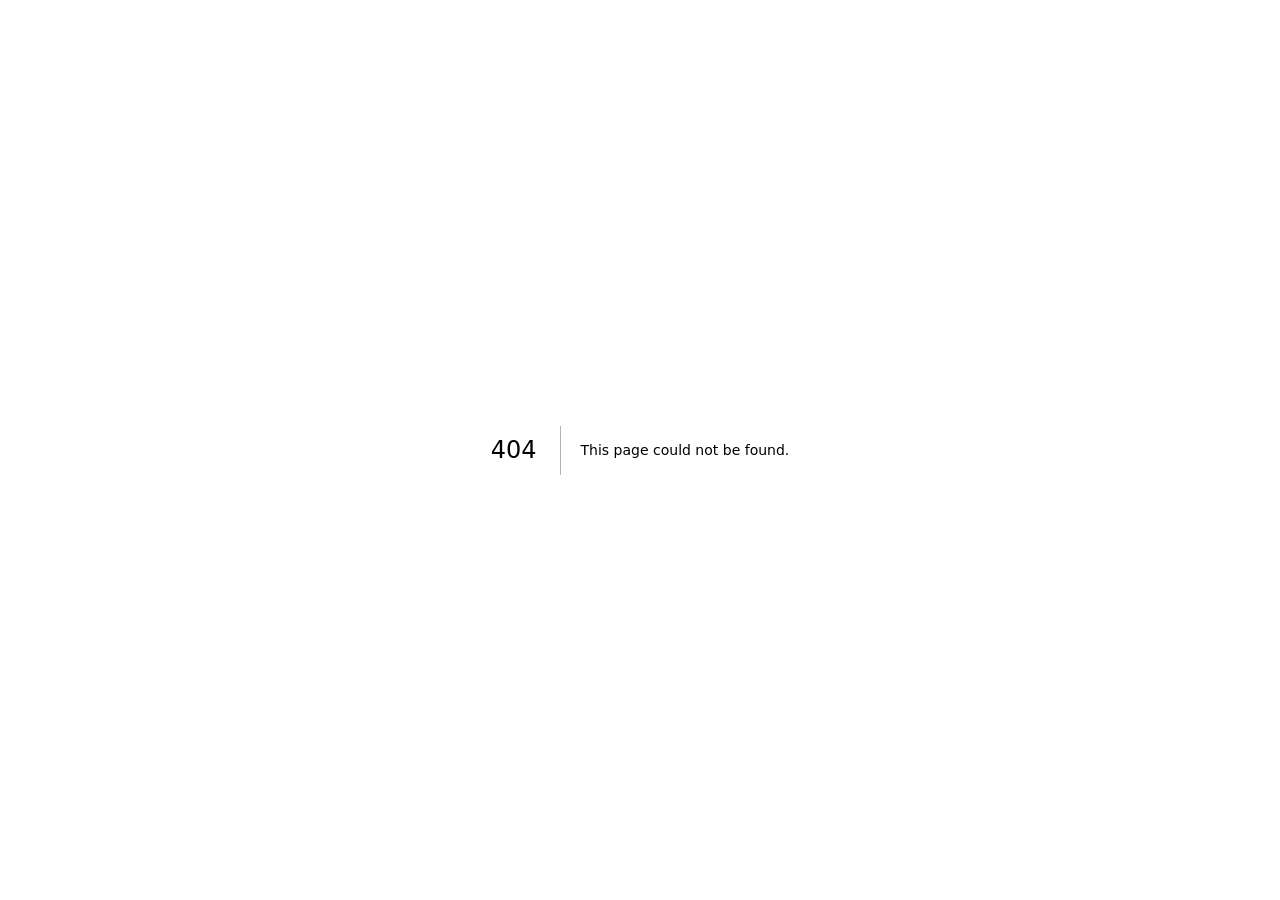
<file: 404/index.html>
<!DOCTYPE html><!--Ky7cYx2aTjLoL37XY8Co8--><html><head><meta charSet="utf-8"/><meta name="viewport" content="width=device-width, initial-scale=1"/><link rel="preload" as="script" fetchPriority="low" href="/_next/static/chunks/webpack-04428659d2043822.js"/><script src="/_next/static/chunks/4bd1b696-c023c6e3521b1417.js" async=""></script><script src="/_next/static/chunks/255-a7ba4d37dca2f1fa.js" async=""></script><script src="/_next/static/chunks/main-app-2f206feb4f91941b.js" async=""></script><meta name="robots" content="noindex"/><meta name="next-size-adjust" content=""/><title>404: This page could not be found.</title><link rel="icon" href="/favicon.ico" type="image/x-icon" sizes="32x32"/><script src="/_next/static/chunks/polyfills-42372ed130431b0a.js" noModule=""></script></head><body><div hidden=""><!--$--><!--/$--></div><div style="font-family:system-ui,&quot;Segoe UI&quot;,Roboto,Helvetica,Arial,sans-serif,&quot;Apple Color Emoji&quot;,&quot;Segoe UI Emoji&quot;;height:100vh;text-align:center;display:flex;flex-direction:column;align-items:center;justify-content:center"><div><style>body{color:#000;background:#fff;margin:0}.next-error-h1{border-right:1px solid rgba(0,0,0,.3)}@media (prefers-color-scheme:dark){body{color:#fff;background:#000}.next-error-h1{border-right:1px solid rgba(255,255,255,.3)}}</style><h1 class="next-error-h1" style="display:inline-block;margin:0 20px 0 0;padding:0 23px 0 0;font-size:24px;font-weight:500;vertical-align:top;line-height:49px">404</h1><div style="display:inline-block"><h2 style="font-size:14px;font-weight:400;line-height:49px;margin:0">This page could not be found.</h2></div></div></div><!--$--><!--/$--><script src="/_next/static/chunks/webpack-04428659d2043822.js" id="_R_" async=""></script><script>(self.__next_f=self.__next_f||[]).push([0])</script><script>self.__next_f.push([1,"1:\"$Sreact.fragment\"\n2:I[9766,[],\"\"]\n3:I[8924,[],\"\"]\n4:I[4431,[],\"OutletBoundary\"]\n6:I[5278,[],\"AsyncMetadataOutlet\"]\n8:I[4431,[],\"ViewportBoundary\"]\na:I[4431,[],\"MetadataBoundary\"]\nb:\"$Sreact.suspense\"\nd:I[7150,[],\"\"]\n"])</script><script>self.__next_f.push([1,"0:{\"P\":null,\"b\":\"Ky7cYx2aTjLoL37XY8Co8\",\"p\":\"\",\"c\":[\"\",\"_not-found\",\"\"],\"i\":false,\"f\":[[[\"\",{\"children\":[\"/_not-found\",{\"children\":[\"__PAGE__\",{}]}]},\"$undefined\",\"$undefined\",true],[\"\",[\"$\",\"$1\",\"c\",{\"children\":[null,[\"$\",\"html\",null,{\"children\":[\"$\",\"body\",null,{\"children\":[\"$\",\"$L2\",null,{\"parallelRouterKey\":\"children\",\"error\":\"$undefined\",\"errorStyles\":\"$undefined\",\"errorScripts\":\"$undefined\",\"template\":[\"$\",\"$L3\",null,{}],\"templateStyles\":\"$undefined\",\"templateScripts\":\"$undefined\",\"notFound\":\"$undefined\",\"forbidden\":\"$undefined\",\"unauthorized\":\"$undefined\"}]}]}]]}],{\"children\":[\"/_not-found\",[\"$\",\"$1\",\"c\",{\"children\":[null,[\"$\",\"$L2\",null,{\"parallelRouterKey\":\"children\",\"error\":\"$undefined\",\"errorStyles\":\"$undefined\",\"errorScripts\":\"$undefined\",\"template\":[\"$\",\"$L3\",null,{}],\"templateStyles\":\"$undefined\",\"templateScripts\":\"$undefined\",\"notFound\":\"$undefined\",\"forbidden\":\"$undefined\",\"unauthorized\":\"$undefined\"}]]}],{\"children\":[\"__PAGE__\",[\"$\",\"$1\",\"c\",{\"children\":[[[\"$\",\"title\",null,{\"children\":\"404: This page could not be found.\"}],[\"$\",\"div\",null,{\"style\":{\"fontFamily\":\"system-ui,\\\"Segoe UI\\\",Roboto,Helvetica,Arial,sans-serif,\\\"Apple Color Emoji\\\",\\\"Segoe UI Emoji\\\"\",\"height\":\"100vh\",\"textAlign\":\"center\",\"display\":\"flex\",\"flexDirection\":\"column\",\"alignItems\":\"center\",\"justifyContent\":\"center\"},\"children\":[\"$\",\"div\",null,{\"children\":[[\"$\",\"style\",null,{\"dangerouslySetInnerHTML\":{\"__html\":\"body{color:#000;background:#fff;margin:0}.next-error-h1{border-right:1px solid rgba(0,0,0,.3)}@media (prefers-color-scheme:dark){body{color:#fff;background:#000}.next-error-h1{border-right:1px solid rgba(255,255,255,.3)}}\"}}],[\"$\",\"h1\",null,{\"className\":\"next-error-h1\",\"style\":{\"display\":\"inline-block\",\"margin\":\"0 20px 0 0\",\"padding\":\"0 23px 0 0\",\"fontSize\":24,\"fontWeight\":500,\"verticalAlign\":\"top\",\"lineHeight\":\"49px\"},\"children\":404}],[\"$\",\"div\",null,{\"style\":{\"display\":\"inline-block\"},\"children\":[\"$\",\"h2\",null,{\"style\":{\"fontSize\":14,\"fontWeight\":400,\"lineHeight\":\"49px\",\"margin\":0},\"children\":\"This page could not be found.\"}]}]]}]}]],null,[\"$\",\"$L4\",null,{\"children\":[\"$L5\",[\"$\",\"$L6\",null,{\"promise\":\"$@7\"}]]}]]}],{},null,false]},null,false]},null,false],[\"$\",\"$1\",\"h\",{\"children\":[[\"$\",\"meta\",null,{\"name\":\"robots\",\"content\":\"noindex\"}],[[\"$\",\"$L8\",null,{\"children\":\"$L9\"}],[\"$\",\"meta\",null,{\"name\":\"next-size-adjust\",\"content\":\"\"}]],[\"$\",\"$La\",null,{\"children\":[\"$\",\"div\",null,{\"hidden\":true,\"children\":[\"$\",\"$b\",null,{\"fallback\":null,\"children\":\"$Lc\"}]}]}]]}],false]],\"m\":\"$undefined\",\"G\":[\"$d\",[]],\"s\":false,\"S\":true}\n"])</script><script>self.__next_f.push([1,"9:[[\"$\",\"meta\",\"0\",{\"charSet\":\"utf-8\"}],[\"$\",\"meta\",\"1\",{\"name\":\"viewport\",\"content\":\"width=device-width, initial-scale=1\"}]]\n5:null\n"])</script><script>self.__next_f.push([1,"e:I[622,[],\"IconMark\"]\n7:{\"metadata\":[[\"$\",\"link\",\"0\",{\"rel\":\"icon\",\"href\":\"/favicon.ico\",\"type\":\"image/x-icon\",\"sizes\":\"32x32\"}],[\"$\",\"$Le\",\"1\",{}]],\"error\":null,\"digest\":\"$undefined\"}\n"])</script><script>self.__next_f.push([1,"c:\"$7:metadata\"\n"])</script></body></html>
</file>
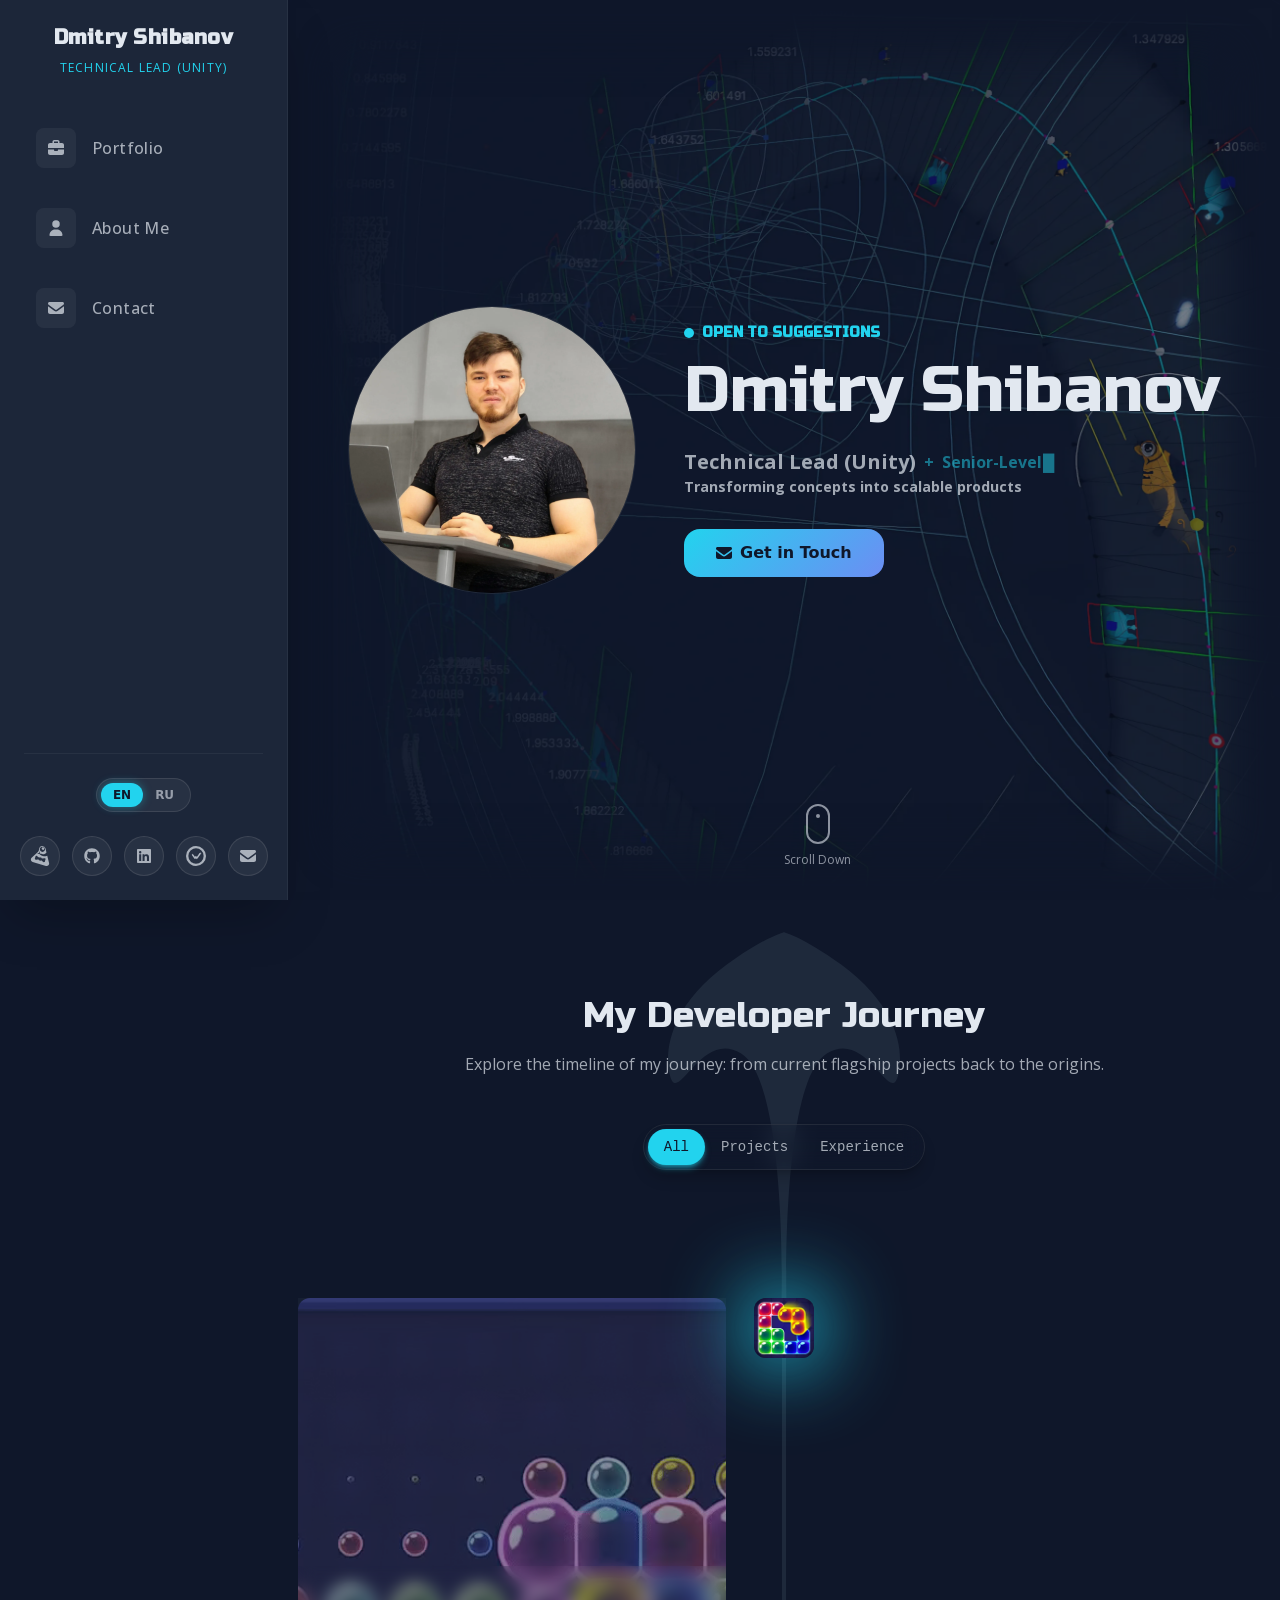
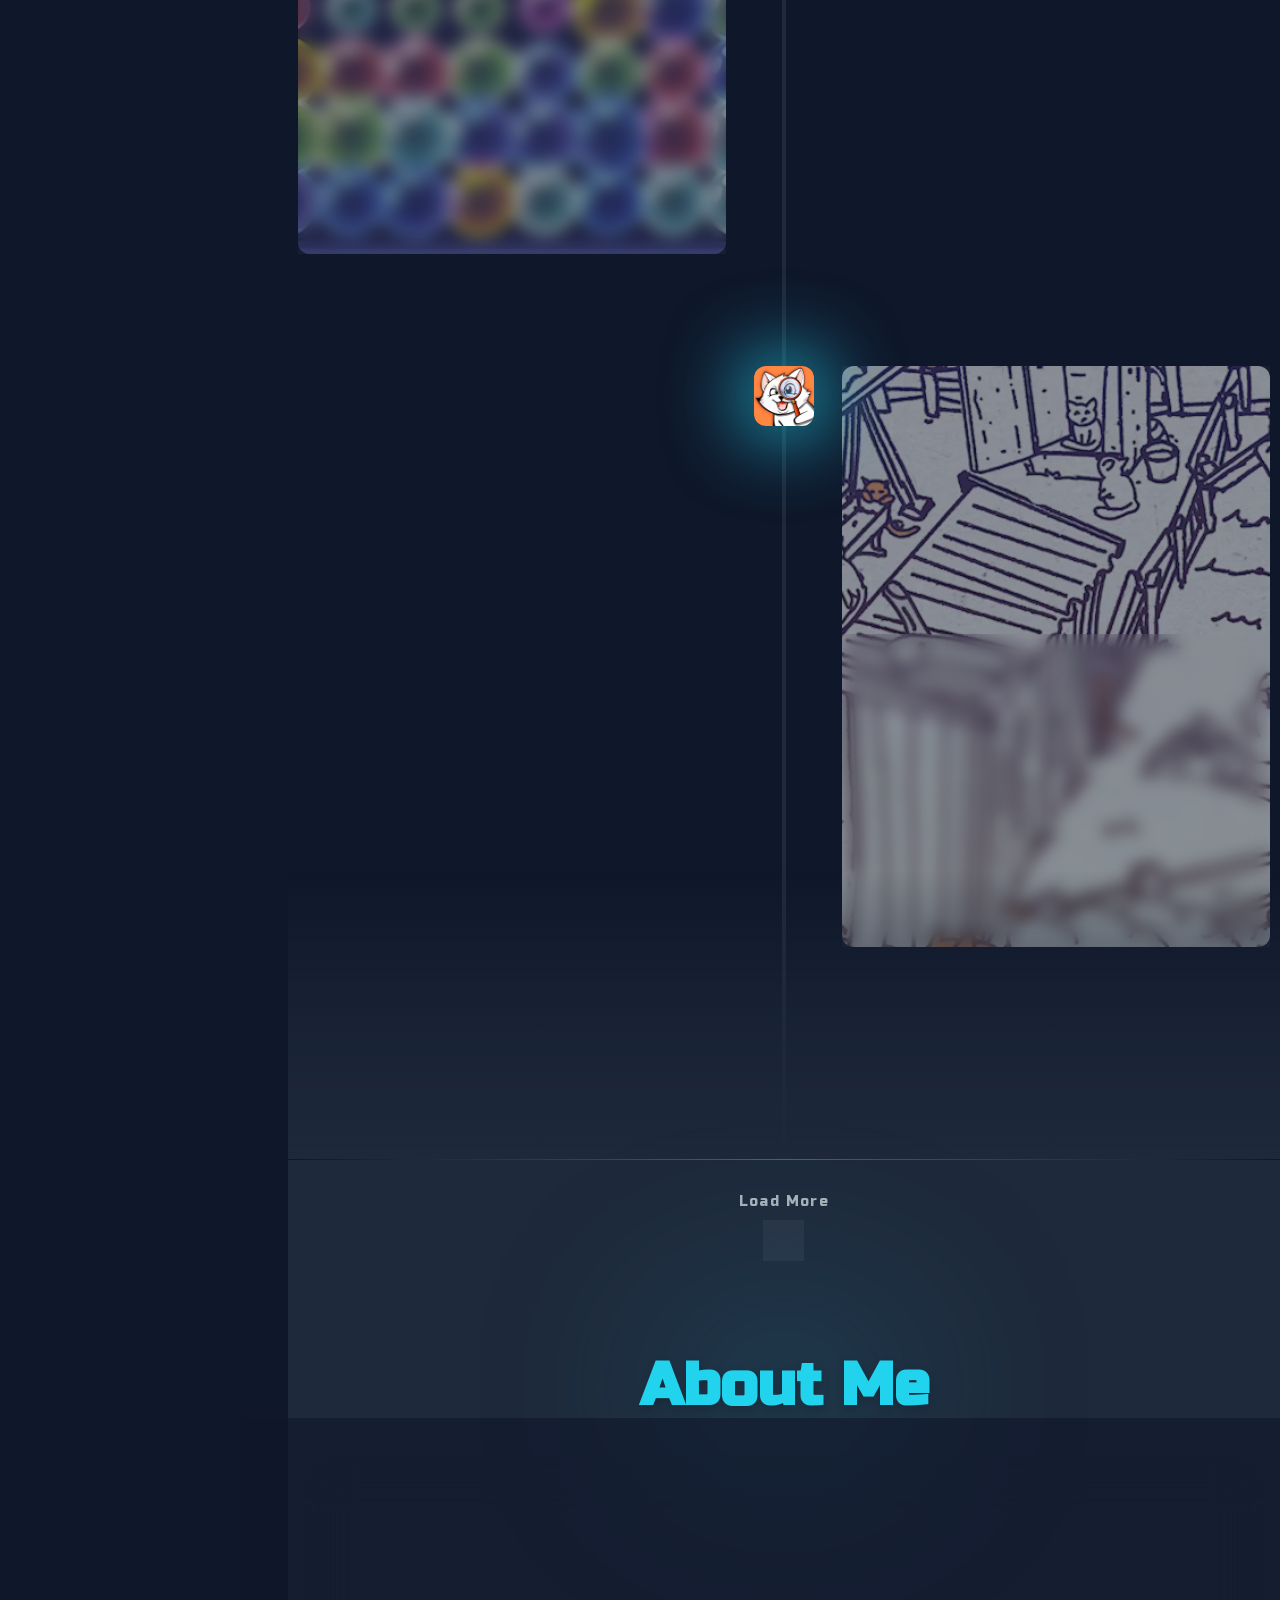
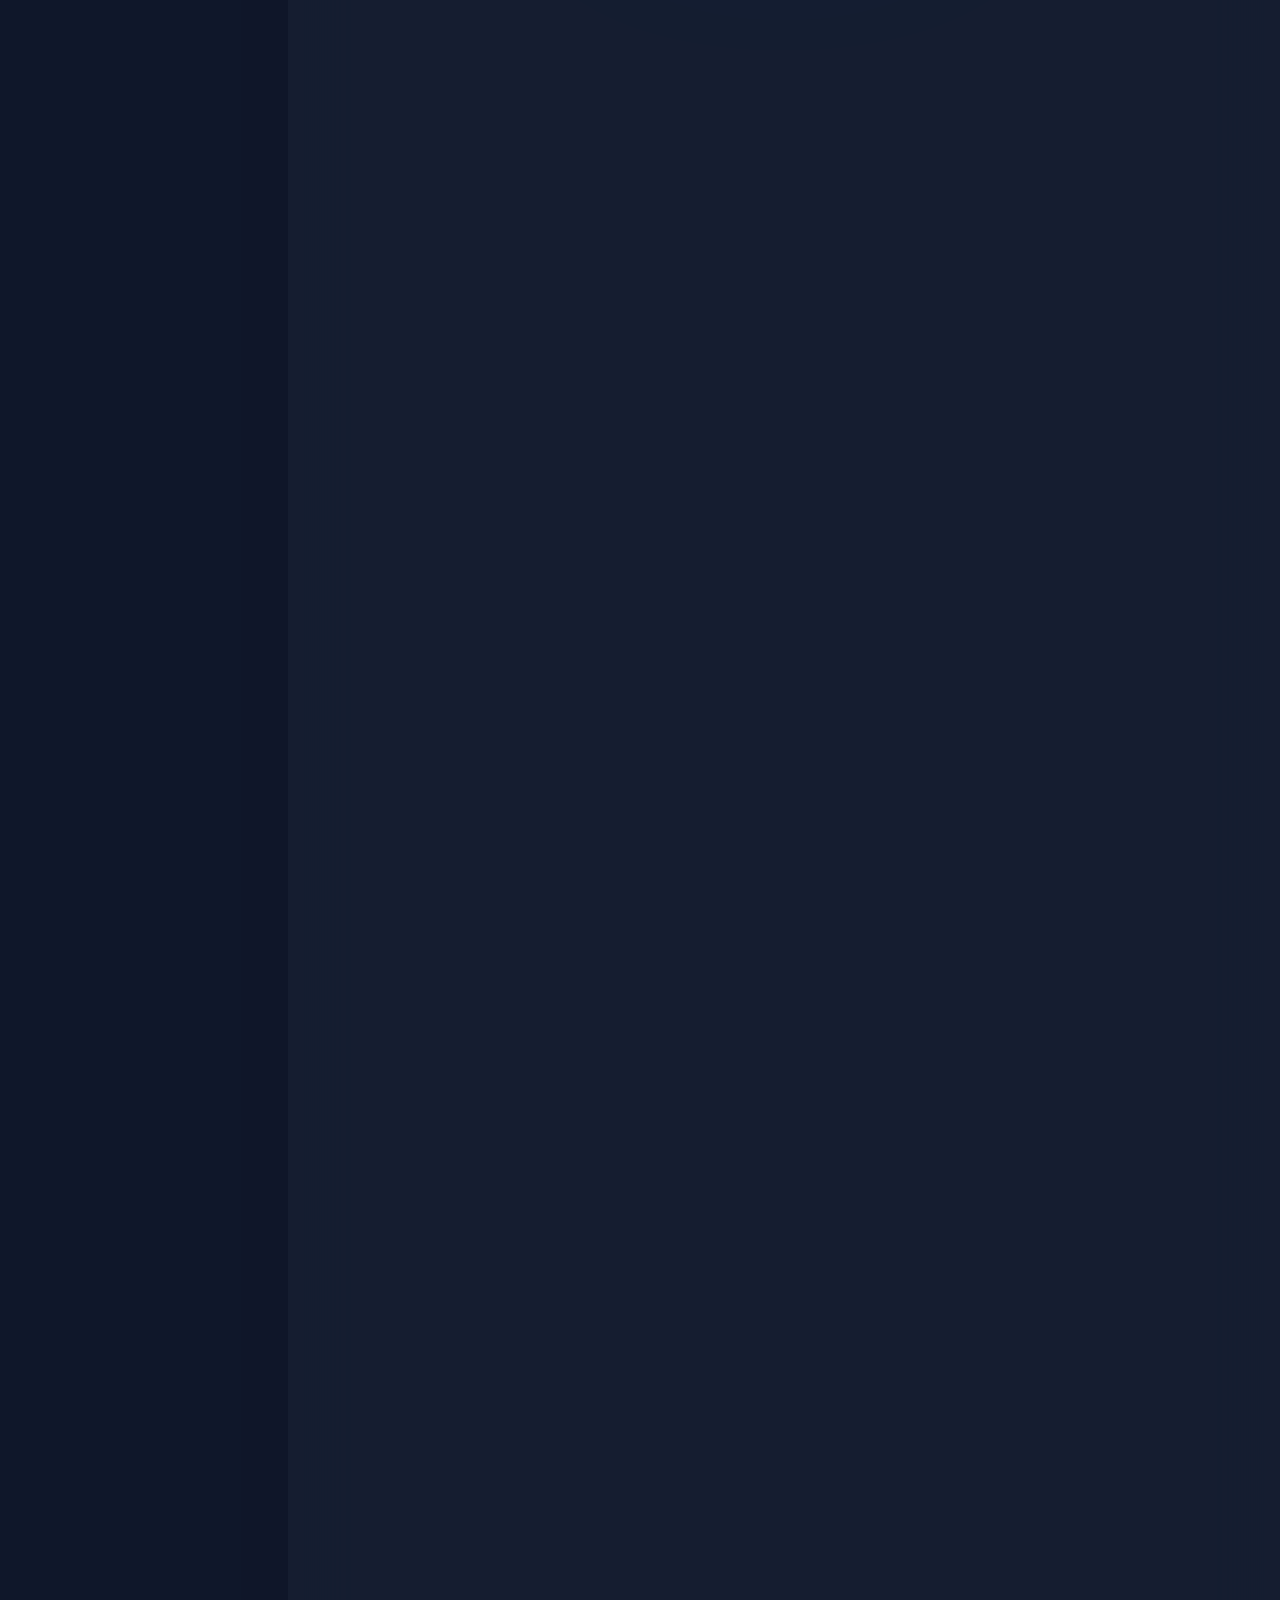
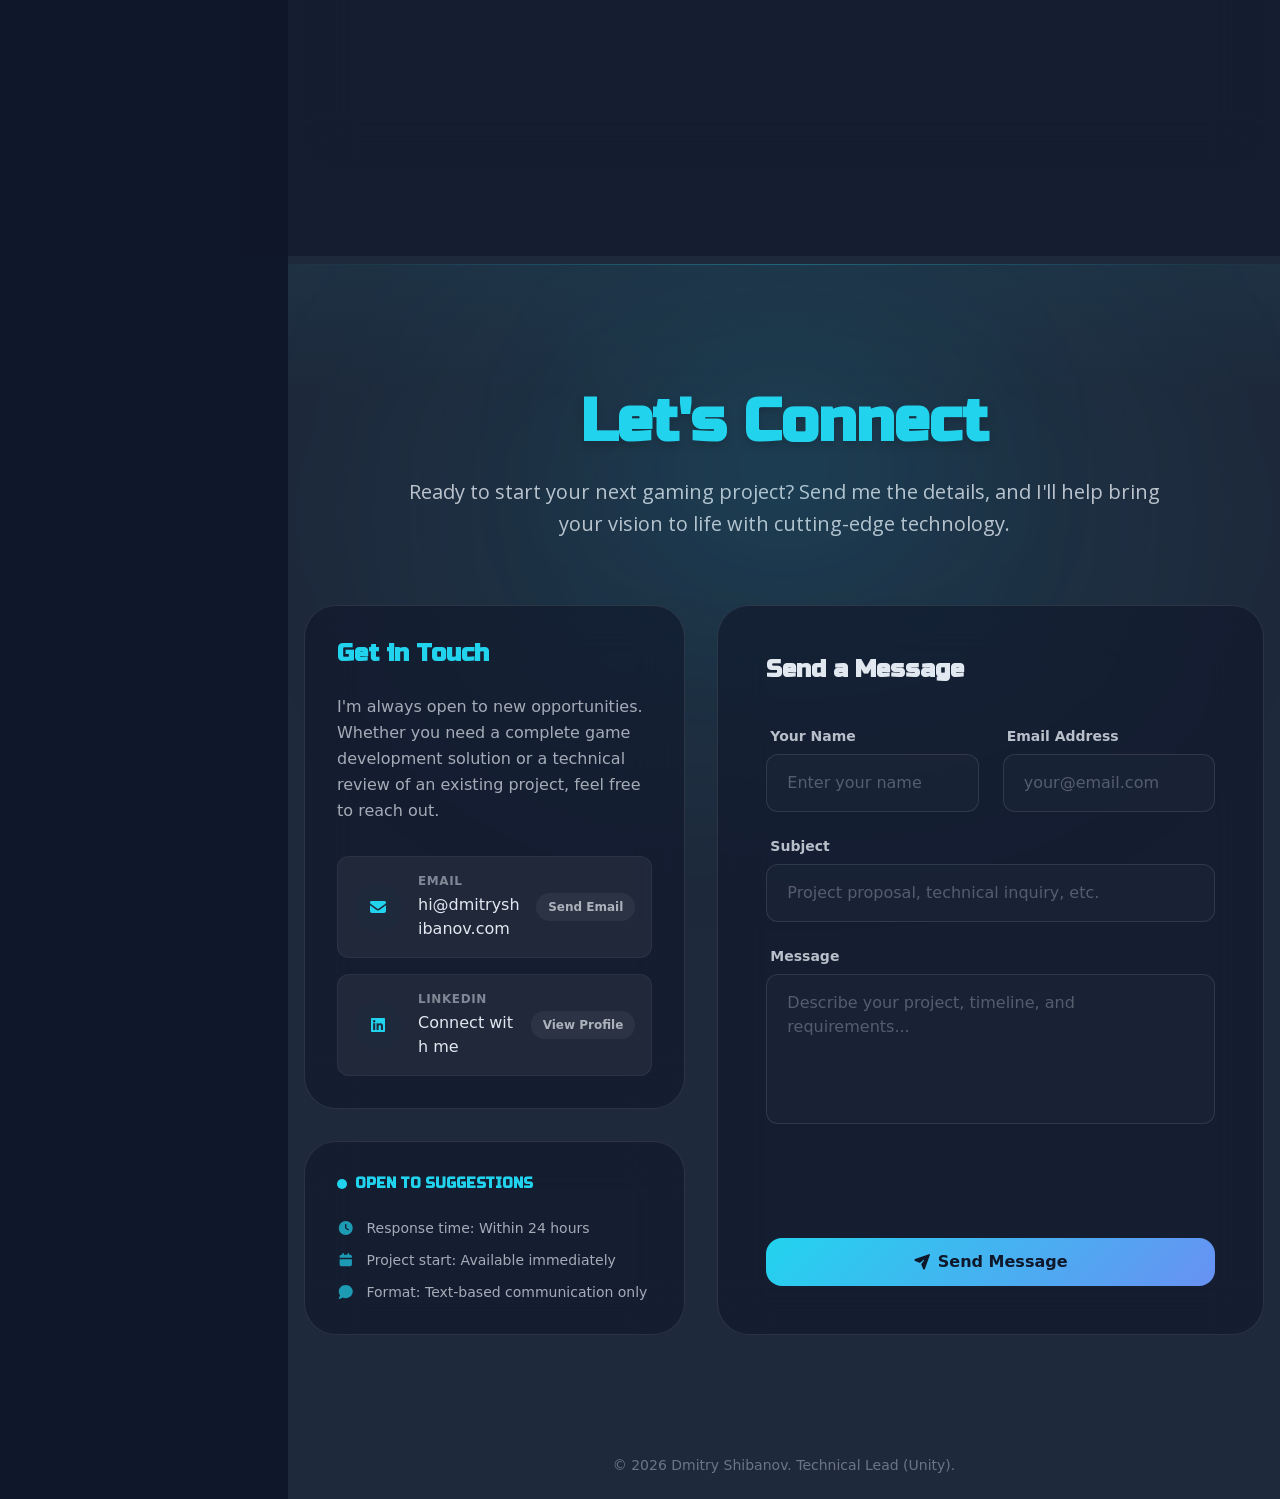
<file: en/index.html>
<!DOCTYPE html><!--Ky7cYx2aTjLoL37XY8Co8--><html lang="en"><head><meta charSet="utf-8"/><meta name="viewport" content="width=device-width, initial-scale=1"/><link rel="preload" href="/_next/static/media/8923fa517b7ecf7d-s.p.woff2" as="font" crossorigin="" type="font/woff2"/><link rel="preload" href="/_next/static/media/e1df014bb05b8510-s.p.woff2" as="font" crossorigin="" type="font/woff2"/><link rel="preload" href="/_next/static/media/e807dee2426166ad-s.p.woff2" as="font" crossorigin="" type="font/woff2"/><link rel="preload" href="/_next/static/media/f8134d1990745b40-s.p.woff2" as="font" crossorigin="" type="font/woff2"/><link rel="preload" as="image" href="/images/intro/intro.webp"/><link rel="preload" as="image" href="/images/avatar.webp"/><link rel="stylesheet" href="/_next/static/css/2e52a3a8a536fe58.css" data-precedence="next"/><link rel="stylesheet" href="/_next/static/css/92b656d21feec8f6.css" data-precedence="next"/><link rel="preload" as="script" fetchPriority="low" href="/_next/static/chunks/webpack-04428659d2043822.js"/><script src="/_next/static/chunks/4bd1b696-c023c6e3521b1417.js" async=""></script><script src="/_next/static/chunks/255-a7ba4d37dca2f1fa.js" async=""></script><script src="/_next/static/chunks/main-app-2f206feb4f91941b.js" async=""></script><script src="/_next/static/chunks/870fdd6f-7b3d296e17ceae9a.js" async=""></script><script src="/_next/static/chunks/69b09407-a6f201009feff144.js" async=""></script><script src="/_next/static/chunks/707-06cb34881da5b4bc.js" async=""></script><script src="/_next/static/chunks/557-4e6be257c616b2ba.js" async=""></script><script src="/_next/static/chunks/522-60842a7902b830fb.js" async=""></script><script src="/_next/static/chunks/app/%5Blocale%5D/page-78f0da2516f61d11.js" async=""></script><script src="/_next/static/chunks/app/%5Blocale%5D/layout-20c57a44919c2fbd.js" async=""></script><link rel="preload" href="https://www.googletagmanager.com/gtag/js?id=G-JC6J5Q5QKH" as="script"/><meta name="next-size-adjust" content=""/><title>Dmitry Shibanov | Technical Lead &amp; Senior Unity Developer</title><meta name="description" content="10+ years in Unity (C#). Architecture, deep optimization, and Tech Art (HLSL). Full-cycle development and product vision. Founder of Grindset Studios."/><meta name="author" content="Dmitry Shibanov"/><meta name="keywords" content="Technical Lead,Senior Unity Developer,Unity Architect,Game Development,Modular Architecture,C#,HLSL,VFX,Performance Optimization,SDK Development,Grindset Studios"/><meta name="creator" content="Dmitry Shibanov"/><meta name="robots" content="index, follow"/><meta name="googlebot" content="index, follow, max-video-preview:-1, max-image-preview:large, max-snippet:-1"/><link rel="canonical" href="https://dmitryshibanov.com/en/"/><link rel="alternate" hrefLang="en" href="https://dmitryshibanov.com/en/"/><link rel="alternate" hrefLang="ru" href="https://dmitryshibanov.com/ru/"/><link rel="alternate" hrefLang="x-default" href="https://dmitryshibanov.com/en/"/><meta property="og:title" content="Dmitry Shibanov | Technical Lead &amp; Senior Unity Developer"/><meta property="og:description" content="10+ years in Unity (C#). Architecture, deep optimization, and Tech Art (HLSL). Full-cycle development and product vision. Founder of Grindset Studios."/><meta property="og:url" content="https://dmitryshibanov.com/en/"/><meta property="og:site_name" content="Dmitry Shibanov Portfolio"/><meta property="og:locale" content="en_US"/><meta property="og:image" content="https://dmitryshibanov.com/og-image.jpg"/><meta property="og:image:width" content="1200"/><meta property="og:image:height" content="630"/><meta property="og:image:alt" content="Dmitry Shibanov | Technical Lead &amp; Senior Unity Developer"/><meta property="og:type" content="website"/><meta name="twitter:card" content="summary_large_image"/><meta name="twitter:title" content="Dmitry Shibanov | Technical Lead &amp; Senior Unity Developer"/><meta name="twitter:description" content="10+ years in Unity (C#). Architecture, deep optimization, and Tech Art (HLSL). Full-cycle development and product vision. Founder of Grindset Studios."/><meta name="twitter:image" content="https://dmitryshibanov.com/og-image.jpg"/><link rel="icon" href="/favicon.ico" type="image/x-icon" sizes="32x32"/><script type="application/ld+json">{"@context":"https://schema.org","@type":"Person","name":"Dmitry Shibanov","url":"https://dmitryshibanov.com/en","jobTitle":"Technical Lead & Senior Unity Developer","description":"Transforming concepts into scalable products","sameAs":["https://github.com/DmiShib","https://linkedin.com/in/dmitryshibanov/","https://grindset.space","https://wakatime.com/@dmishib"],"knowsAbout":["Technical Lead","Senior Unity Developer","Unity Architect","Game Development","Modular Architecture","C#","HLSL","VFX","Performance Optimization","SDK Development","Grindset Studios"]}</script><script type="application/ld+json">{"@context":"https://schema.org","@type":"WebSite","name":"Dmitry Shibanov Portfolio","url":"https://dmitryshibanov.com/en","description":"10+ years in Unity (C#). Architecture, deep optimization, and Tech Art (HLSL). Full-cycle development and product vision. Founder of Grindset Studios.","inLanguage":"en","author":{"@type":"Person","name":"Dmitry Shibanov"}}</script><script src="/_next/static/chunks/polyfills-42372ed130431b0a.js" noModule=""></script></head><body class="__variable_54dd09 __variable_e8b307"><div hidden=""><!--$--><!--/$--></div><button class="fixed top-4 right-4 z-50 xl:hidden w-12 h-12 rounded-full bg-primary/80 backdrop-blur-md border border-white/10 flex items-center justify-center text-accent shadow-lg" aria-label="Toggle Menu"><svg data-prefix="fas" data-icon="bars" class="svg-inline--fa fa-bars w-6 h-6" role="img" viewBox="0 0 448 512" aria-hidden="true"><path fill="currentColor" d="M0 96C0 78.3 14.3 64 32 64l384 0c17.7 0 32 14.3 32 32s-14.3 32-32 32L32 128C14.3 128 0 113.7 0 96zM0 256c0-17.7 14.3-32 32-32l384 0c17.7 0 32 14.3 32 32s-14.3 32-32 32L32 288c-17.7 0-32-14.3-32-32zM448 416c0 17.7-14.3 32-32 32L32 448c-17.7 0-32-14.3-32-32s14.3-32 32-32l384 0c17.7 0 32 14.3 32 32z"></path></svg></button><aside class="
          fixed top-0 left-0 h-screen w-72
          bg-primary/90 backdrop-blur-xl
          flex flex-col p-6 border-r border-white/5 shadow-2xl
          transition-transform duration-300 ease-in-out z-40
          -translate-x-full xl:translate-x-0
        "><div class="text-center mb-10 mt-8 md:mt-0"><h1 class="font-heading text-xl font-bold text-foreground mb-2 tracking-wide">Dmitry Shibanov</h1><p class="font-body text-xs text-accent tracking-widest uppercase">Technical Lead (Unity)</p></div><nav class="flex-grow"><ul class="space-y-4"><li><a href="#portfolio" class="
                    flex items-center p-3 rounded-xl transition-all duration-300 group
                    text-foreground/70 hover:bg-white/5 hover:text-foreground
                  "><div class="
                    w-10 h-10 rounded-lg flex items-center justify-center mr-4 transition-all duration-300
                    bg-white/5 group-hover:bg-accent group-hover:text-background
                  "><svg data-prefix="fas" data-icon="briefcase" class="svg-inline--fa fa-briefcase w-4 h-4" role="img" viewBox="0 0 512 512" aria-hidden="true"><path fill="currentColor" d="M200 48l112 0c4.4 0 8 3.6 8 8l0 40-128 0 0-40c0-4.4 3.6-8 8-8zm-56 8l0 40-80 0C28.7 96 0 124.7 0 160l0 96 512 0 0-96c0-35.3-28.7-64-64-64l-80 0 0-40c0-30.9-25.1-56-56-56L200 0c-30.9 0-56 25.1-56 56zM512 304l-192 0 0 16c0 17.7-14.3 32-32 32l-64 0c-17.7 0-32-14.3-32-32l0-16-192 0 0 112c0 35.3 28.7 64 64 64l384 0c35.3 0 64-28.7 64-64l0-112z"></path></svg></div><span class="font-body font-medium tracking-wide">Portfolio</span></a></li><li><a href="#about" class="
                    flex items-center p-3 rounded-xl transition-all duration-300 group
                    text-foreground/70 hover:bg-white/5 hover:text-foreground
                  "><div class="
                    w-10 h-10 rounded-lg flex items-center justify-center mr-4 transition-all duration-300
                    bg-white/5 group-hover:bg-accent group-hover:text-background
                  "><svg data-prefix="fas" data-icon="user" class="svg-inline--fa fa-user w-4 h-4" role="img" viewBox="0 0 448 512" aria-hidden="true"><path fill="currentColor" d="M224 248a120 120 0 1 0 0-240 120 120 0 1 0 0 240zm-29.7 56C95.8 304 16 383.8 16 482.3 16 498.7 29.3 512 45.7 512l356.6 0c16.4 0 29.7-13.3 29.7-29.7 0-98.5-79.8-178.3-178.3-178.3l-59.4 0z"></path></svg></div><span class="font-body font-medium tracking-wide">About Me</span></a></li><li><a href="#contact" class="
                    flex items-center p-3 rounded-xl transition-all duration-300 group
                    text-foreground/70 hover:bg-white/5 hover:text-foreground
                  "><div class="
                    w-10 h-10 rounded-lg flex items-center justify-center mr-4 transition-all duration-300
                    bg-white/5 group-hover:bg-accent group-hover:text-background
                  "><svg data-prefix="fas" data-icon="envelope" class="svg-inline--fa fa-envelope w-4 h-4" role="img" viewBox="0 0 512 512" aria-hidden="true"><path fill="currentColor" d="M48 64c-26.5 0-48 21.5-48 48 0 15.1 7.1 29.3 19.2 38.4l208 156c17.1 12.8 40.5 12.8 57.6 0l208-156c12.1-9.1 19.2-23.3 19.2-38.4 0-26.5-21.5-48-48-48L48 64zM0 196L0 384c0 35.3 28.7 64 64 64l384 0c35.3 0 64-28.7 64-64l0-188-198.4 148.8c-34.1 25.6-81.1 25.6-115.2 0L0 196z"></path></svg></div><span class="font-body font-medium tracking-wide">Contact</span></a></li></ul></nav><div class="mt-auto flex flex-col items-center space-y-6 pt-6 border-t border-white/5"><div class="flex items-center bg-white/5 rounded-full p-1 border border-white/10"><button class="
            px-3 py-1 rounded-full text-xs font-bold transition-all duration-300
            bg-accent text-background shadow-[0_0_10px_rgba(34,211,238,0.4)]
          ">EN</button><button class="
            px-3 py-1 rounded-full text-xs font-bold transition-all duration-300
            text-foreground/60 hover:text-foreground hover:bg-white/5
          ">RU</button></div><div class="flex justify-center space-x-3"><a href="https://grindset.space" target="_blank" rel="noopener noreferrer" class=" w-10 h-10 rounded-full bg-white/5 border border-white/10 flex items-center justify-center text-foreground/70 transition-all duration-300 hover:bg-accent hover:text-background hover:border-accent hover:scale-110 hover:shadow-[0_0_15px_rgba(34,211,238,0.5)] " aria-label="Grindset Studio"><svg xmlns="http://www.w3.org/2000/svg" viewBox="0 0 363.3 397.5" class="w-5 h-5" aria-hidden="true"><path d="M233.5,76.4c14.1,4.2,28.8-3.9,33-17.9,4.2-14.1-3.9-28.8-17.9-33s-28.8,3.9-33,17.9c-4.2,14.1,3.9,28.8,17.9,33ZM361.8,336.7l-35.6-144.7c-19.6,7.6-48.6,11.5-65.8,11.7-29.1,0-72.2-18.6-95.1-47.4-1.6.6-3.4,1.2-5.3,1.6-10.5,2.1-20.8.9-30.8-2-4.6-1.5-4.1-8.2.7-8.9,10.4-1.9,24.4-1.3,32.7-6.3,3.8-2.5,5.1-6.7,6.3-11.4,1.4-5.6,2.2-12,3.7-18.4.6-2.8,4.6-2.9,5.4-.2,3.6,11.2,4.8,24,.4,33.5,15.3,14.6,39.5,16.2,60.3,18,26.2,2,56.9-11.3,71.5-35.4l-18.6-75.6c-1.7-6.9-11-38.4-47-47.8-32.3-8.5-66.2,9.2-77.4,40.6-2.4,6.7-4.1,16.2-4.3,22.9-.6,20.1-8.9,36.2-23.4,50.1L15.2,235.5c-27.4,26.1-16.1,72.1,20.3,82.7l264.6,77.3c36.4,10.6,70.7-22,61.7-58.7ZM180.7,51.9c8-27.2,36.6-42.7,63.8-34.7,27.2,8,42.7,36.6,34.7,63.8-8,27.2-36.6,42.7-63.8,34.7-27.2-8-42.7-36.6-34.7-63.8ZM291.4,265.6c-1.1,4.2-13.4,46.6-13.4,46.6,0,0-2.8,6.1-10,8.1-7.3,2-12.6,1.1-18.1-3.1-5.6-4.2-46-34.9-46-34.9l-2.2,6.4s-3.3,5.9-10,4.2c-6.7-1.7-23.1-6.6-29.6-8.9-6.5-2.3-6.1-9-6.1-9l1.7-6.6s-50.7,3.3-57.6,3.7c-7,.4-11.8-1.8-16.8-7.5-5-5.6-3.9-12.3-3.9-12.3,0,0,13.2-42.1,14.6-46.2,1.5-5.3,4-9.1,10.8-11.3,6.8-2.2,14.9,2.2,14.9,2.2l48.2,36.6c.2-.8.7-2.1,1.6-4.2,3.3-7.5,10.5-5.8,10.5-5.8l30.1,9.1s7,2.5,5.6,10.6c-.4,2.3-.7,3.6-1,4.4l60.4-3.8s9.2.8,13.7,6.4c4.5,5.6,4.5,10,2.8,15.3Z" fill="currentColor"></path></svg></a><a href="https://github.com/DmiShib" target="_blank" rel="noopener noreferrer" class=" w-10 h-10 rounded-full bg-white/5 border border-white/10 flex items-center justify-center text-foreground/70 transition-all duration-300 hover:bg-accent hover:text-background hover:border-accent hover:scale-110 hover:shadow-[0_0_15px_rgba(34,211,238,0.5)] " aria-label="GitHub"><svg data-prefix="fab" data-icon="github" class="svg-inline--fa fa-github w-5 h-5" role="img" viewBox="0 0 512 512" aria-hidden="true"><path fill="currentColor" d="M173.9 397.4c0 2-2.3 3.6-5.2 3.6-3.3 .3-5.6-1.3-5.6-3.6 0-2 2.3-3.6 5.2-3.6 3-.3 5.6 1.3 5.6 3.6zm-31.1-4.5c-.7 2 1.3 4.3 4.3 4.9 2.6 1 5.6 0 6.2-2s-1.3-4.3-4.3-5.2c-2.6-.7-5.5 .3-6.2 2.3zm44.2-1.7c-2.9 .7-4.9 2.6-4.6 4.9 .3 2 2.9 3.3 5.9 2.6 2.9-.7 4.9-2.6 4.6-4.6-.3-1.9-3-3.2-5.9-2.9zM252.8 8c-138.7 0-244.8 105.3-244.8 244 0 110.9 69.8 205.8 169.5 239.2 12.8 2.3 17.3-5.6 17.3-12.1 0-6.2-.3-40.4-.3-61.4 0 0-70 15-84.7-29.8 0 0-11.4-29.1-27.8-36.6 0 0-22.9-15.7 1.6-15.4 0 0 24.9 2 38.6 25.8 21.9 38.6 58.6 27.5 72.9 20.9 2.3-16 8.8-27.1 16-33.7-55.9-6.2-112.3-14.3-112.3-110.5 0-27.5 7.6-41.3 23.6-58.9-2.6-6.5-11.1-33.3 2.6-67.9 20.9-6.5 69 27 69 27 20-5.6 41.5-8.5 62.8-8.5s42.8 2.9 62.8 8.5c0 0 48.1-33.6 69-27 13.7 34.7 5.2 61.4 2.6 67.9 16 17.7 25.8 31.5 25.8 58.9 0 96.5-58.9 104.2-114.8 110.5 9.2 7.9 17 22.9 17 46.4 0 33.7-.3 75.4-.3 83.6 0 6.5 4.6 14.4 17.3 12.1 100-33.2 167.8-128.1 167.8-239 0-138.7-112.5-244-251.2-244zM105.2 352.9c-1.3 1-1 3.3 .7 5.2 1.6 1.6 3.9 2.3 5.2 1 1.3-1 1-3.3-.7-5.2-1.6-1.6-3.9-2.3-5.2-1zm-10.8-8.1c-.7 1.3 .3 2.9 2.3 3.9 1.6 1 3.6 .7 4.3-.7 .7-1.3-.3-2.9-2.3-3.9-2-.6-3.6-.3-4.3 .7zm32.4 35.6c-1.6 1.3-1 4.3 1.3 6.2 2.3 2.3 5.2 2.6 6.5 1 1.3-1.3 .7-4.3-1.3-6.2-2.2-2.3-5.2-2.6-6.5-1zm-11.4-14.7c-1.6 1-1.6 3.6 0 5.9s4.3 3.3 5.6 2.3c1.6-1.3 1.6-3.9 0-6.2-1.4-2.3-4-3.3-5.6-2z"></path></svg></a><a href="https://linkedin.com/in/dmitryshibanov/" target="_blank" rel="noopener noreferrer" class=" w-10 h-10 rounded-full bg-white/5 border border-white/10 flex items-center justify-center text-foreground/70 transition-all duration-300 hover:bg-accent hover:text-background hover:border-accent hover:scale-110 hover:shadow-[0_0_15px_rgba(34,211,238,0.5)] " aria-label="LinkedIn"><svg data-prefix="fab" data-icon="linkedin" class="svg-inline--fa fa-linkedin w-5 h-5" role="img" viewBox="0 0 448 512" aria-hidden="true"><path fill="currentColor" d="M416 32L31.9 32C14.3 32 0 46.5 0 64.3L0 447.7C0 465.5 14.3 480 31.9 480L416 480c17.6 0 32-14.5 32-32.3l0-383.4C448 46.5 433.6 32 416 32zM135.4 416l-66.4 0 0-213.8 66.5 0 0 213.8-.1 0zM102.2 96a38.5 38.5 0 1 1 0 77 38.5 38.5 0 1 1 0-77zM384.3 416l-66.4 0 0-104c0-24.8-.5-56.7-34.5-56.7-34.6 0-39.9 27-39.9 54.9l0 105.8-66.4 0 0-213.8 63.7 0 0 29.2 .9 0c8.9-16.8 30.6-34.5 62.9-34.5 67.2 0 79.7 44.3 79.7 101.9l0 117.2z"></path></svg></a><a href="https://wakatime.com/@dmishib" target="_blank" rel="noopener noreferrer" class=" w-10 h-10 rounded-full bg-white/5 border border-white/10 flex items-center justify-center text-foreground/70 transition-all duration-300 hover:bg-accent hover:text-background hover:border-accent hover:scale-110 hover:shadow-[0_0_15px_rgba(34,211,238,0.5)] " aria-label="WakaTime"><svg viewBox="0 0 340 340" fill="none" xmlns="http://www.w3.org/2000/svg" class="w-5 h-5" aria-hidden="true"><path fill-rule="evenodd" clip-rule="evenodd" d="M170 20C87.156 20 20 87.156 20 170C20 252.844 87.156 320 170 320C252.844 320 320 252.844 320 170C320 87.156 252.844 20 170 20V20V20Z" stroke="currentColor" stroke-width="40"></path><path d="M190.183 213.541C188.74 215.443 186.576 216.667 184.151 216.667C183.913 216.667 183.677 216.651 183.443 216.627C183.042 216.579 182.823 216.545 182.606 216.497C182.337 216.434 182.137 216.375 181.94 216.308C181.561 216.176 181.392 216.109 181.228 216.035C180.843 215.849 180.707 215.778 180.572 215.701C180.205 215.478 180.109 215.412 180.014 215.345C179.856 215.233 179.698 215.117 179.547 214.992C179.251 214.746 179.147 214.65 179.044 214.552C178.731 214.241 178.531 214.018 178.341 213.785C177.982 213.331 177.69 212.888 177.438 212.415L168.6 198.214L159.766 212.415C158.38 214.939 155.874 216.667 152.995 216.667C150.106 216.667 147.588 214.926 146.243 212.346L107.607 156.061C106.337 154.529 105.556 152.499 105.556 150.258C105.556 145.514 109.043 141.665 113.344 141.665C116.127 141.665 118.564 143.282 119.942 145.708L152.555 193.9L161.735 178.952C163.058 176.288 165.626 174.478 168.575 174.478C171.273 174.478 173.652 175.996 175.049 178.298L184.517 193.839L235.684 120.583C237.075 118.226 239.475 116.667 242.213 116.667C246.514 116.667 250 120.514 250 125.258C250 127.332 249.337 129.232 248.23 130.715L190.183 213.541Z" fill="currentColor" stroke="currentColor" stroke-width="10"></path></svg></a><a href="mailto:hi@dmitryshibanov.com" target="_blank" rel="noopener noreferrer" class=" w-10 h-10 rounded-full bg-white/5 border border-white/10 flex items-center justify-center text-foreground/70 transition-all duration-300 hover:bg-accent hover:text-background hover:border-accent hover:scale-110 hover:shadow-[0_0_15px_rgba(34,211,238,0.5)] " aria-label="Email"><svg data-prefix="fas" data-icon="envelope" class="svg-inline--fa fa-envelope w-5 h-5" role="img" viewBox="0 0 512 512" aria-hidden="true"><path fill="currentColor" d="M48 64c-26.5 0-48 21.5-48 48 0 15.1 7.1 29.3 19.2 38.4l208 156c17.1 12.8 40.5 12.8 57.6 0l208-156c12.1-9.1 19.2-23.3 19.2-38.4 0-26.5-21.5-48-48-48L48 64zM0 196L0 384c0 35.3 28.7 64 64 64l384 0c35.3 0 64-28.7 64-64l0-188-198.4 148.8c-34.1 25.6-81.1 25.6-115.2 0L0 196z"></path></svg></a></div></div></aside><main class="ml-0 xl:ml-72"><section id="hero" class="relative h-screen overflow-hidden"><div class="absolute inset-0 -z-10 overflow-hidden parallax-bg"><div class="absolute inset-0 animate-ken-burns"><img alt="" decoding="async" data-nimg="fill" style="position:absolute;height:100%;width:100%;left:0;top:0;right:0;bottom:0;object-fit:cover;color:transparent;opacity:0.5" src="/images/intro/intro.webp"/></div></div><div class="absolute inset-0 shadow-[inset_0_0_3vw_4vw_var(--background)] z-0"></div><div class="relative z-10 h-full flex justify-center items-center px-4"><div class="flex flex-col lg:flex-row items-center justify-center gap-8 lg:gap-12 max-w-6xl"><img alt="Avatar" width="300" height="300" decoding="async" data-nimg="1" class="glass-effect rounded-full w-48 h-48 lg:w-72 lg:h-72 object-cover" style="color:transparent" src="/images/avatar.webp"/><div class="flex flex-col items-center lg:items-start text-center lg:text-left"><div class="flex items-center gap-2 mb-2"><span class="inline-block w-2.5 h-2.5 rounded-full bg-accent animate-blink"></span><span class="text-accent font-heading font-bold text-xs md:text-sm uppercase">OPEN TO SUGGESTIONS</span></div><h1 class="font-heading text-[clamp(2.2rem,5vw,4.5rem)] text-foreground mb-4 leading-tight">Dmitry Shibanov</h1><div class="font-body font-bold text-[clamp(0.9rem,2vw,1.25rem)] flex items-center flex-wrap gap-2 justify-center lg:justify-start"><span class="text-foreground opacity-70">Technical Lead (Unity)</span><span class="text-accent text-[clamp(0.7rem,1.5vw,1rem)] opacity-50">+</span><span class="text-accent text-[clamp(0.7rem,1.5vw,1rem)] opacity-50"><div class="Typewriter" data-testid="typewriter-wrapper"></div></span></div><p class="mb-8 opacity-70 font-body font-bold text-xs lg:text-sm">Transforming concepts into scalable products</p><div class="flex flex-col sm:flex-row gap-4"><button class="btn btn-primary btn-default"><span class="flex items-center"><svg data-prefix="fas" data-icon="envelope" class="svg-inline--fa fa-envelope" role="img" viewBox="0 0 512 512" aria-hidden="true"><path fill="currentColor" d="M48 64c-26.5 0-48 21.5-48 48 0 15.1 7.1 29.3 19.2 38.4l208 156c17.1 12.8 40.5 12.8 57.6 0l208-156c12.1-9.1 19.2-23.3 19.2-38.4 0-26.5-21.5-48-48-48L48 64zM0 196L0 384c0 35.3 28.7 64 64 64l384 0c35.3 0 64-28.7 64-64l0-188-198.4 148.8c-34.1 25.6-81.1 25.6-115.2 0L0 196z"></path></svg></span>Get in Touch</button></div></div></div><div class="absolute bottom-8 left-1/2 flex flex-col items-center animate-scroll-indicator"><div class="w-6 h-10 border-2 border-foreground/60 rounded-full flex justify-center pt-2"><div class="w-1 h-1 bg-foreground/60 rounded-full animate-scroll-dot"></div></div><span class="text-xs text-foreground/60 mt-2 font-body">Scroll Down</span></div></div></section><div><section id="portfolio" class="pt-24 pb-0"><div class="container mx-auto"><h2 class="font-heading text-4xl text-center mb-4 text-foreground">My Developer Journey</h2><p class="max-w-2xl mx-auto text-center font-body text-foreground/70 mb-12">Explore the timeline of my journey: from current flagship projects back to the origins.</p><div class="flex justify-center mb-12"><div class="relative inline-flex items-center glass-effect rounded-full border border-primary/50 p-1 shadow-lg shadow-black/20"><div class="absolute top-1 bottom-1 h-auto bg-accent rounded-full shadow-md shadow-accent/50 transition-all duration-300 ease-in-out" style="left:0;width:0"></div><button data-filter="all" class="
              relative z-10 px-4 py-2 text-sm font-mono transition-colors duration-300
              text-background
            ">All</button><button data-filter="project" class="
              relative z-10 px-4 py-2 text-sm font-mono transition-colors duration-300
              text-foreground/70 hover:text-foreground
            ">Projects</button><button data-filter="experience" class="
              relative z-10 px-4 py-2 text-sm font-mono transition-colors duration-300
              text-foreground/70 hover:text-foreground
            ">Experience</button></div></div><div class="timeline-wrapper"><div class="vertical-timeline-custom-line vertical-timeline vertical-timeline--two-columns"><div id="" class="vertical-timeline-element--project  animate-timeline-reveal vertical-timeline-element"><span style="background:var(--primary);padding:0;overflow:hidden" class="vertical-timeline-element-icon shadow-size-small is-hidden"><img alt="Splash Blast! icon" loading="lazy" width="128" height="128" decoding="async" data-nimg="1" class="w-full h-full object-cover" style="color:transparent" src="/images/projects/25.05.SplashBlast/icon.webp"/></span><div style="position:relative;border:none" class="vertical-timeline-element-content is-hidden"><div style="border-right:7px solid var(--primary)" class="vertical-timeline-element-content-arrow"></div><div class="role-badge" style="background-color:#22D3EE;color:#0F172A"><div class="relative w-4 h-4 mr-2"><img alt="Solo Dev icon" aria-hidden="true" loading="lazy" decoding="async" data-nimg="fill" style="position:absolute;height:100%;width:100%;left:0;top:0;right:0;bottom:0;object-fit:contain;color:transparent;filter:invert(0.93)" src="/icons/person.svg"/></div><span class="font-mono text-xs font-bold tracking-wider uppercase">Solo Dev</span></div><article class="relative z-10 timeline-card timeline-card-video"><video autoPlay="" loop="" muted="" playsInline="" class="rounded-xl absolute top-0 left-0 w-full h-full object-cover object-top -z-10"><source src="/images/projects/25.05.SplashBlast/card.webm?v=1765111334065" type="video/webm"/><source src="/images/projects/25.05.SplashBlast/card.mp4?v=1765111334065" type="video/mp4"/></video><div class="absolute top-4 left-4 flex flex-wrap gap-2 mb-4"><a href="https://grindset.space/" target="_blank" rel="noopener noreferrer" class="store-chip whitespace-nowrap" style="background-color:#372342;color:#ffffff;box-shadow:0 0 8px -2px #372342"><img alt="" aria-hidden="true" loading="lazy" width="64" height="64" decoding="async" data-nimg="1" style="color:transparent" src="/icons/stores/grindset.webp"/><span>Grindset Studios</span></a><a href="https://globalgamejam.org/games/2025/bubbleblast-0" target="_blank" rel="noopener noreferrer" class="store-chip whitespace-nowrap" style="background-color:#591AB4;color:#ffffff;box-shadow:0 0 8px -2px #591AB4"><img alt="" aria-hidden="true" loading="lazy" width="64" height="64" decoding="async" data-nimg="1" style="color:transparent" src="/icons/stores/ggj.svg"/><span>GGJ</span></a><a href="https://play.google.com/store/apps/details?id=com.block.splash" target="_blank" rel="noopener noreferrer" class="store-chip whitespace-nowrap" style="background-color:#198556;color:#ffffff;box-shadow:0 0 8px -2px #198556"><img alt="" aria-hidden="true" loading="lazy" width="64" height="64" decoding="async" data-nimg="1" style="color:transparent" src="/icons/stores/google-play.svg"/><span>Google Play</span></a></div><div class="card-video-header"></div><div class="card-video-content"><h3>Splash Blast!</h3><div class="card-tags" style="opacity:0;transition:opacity 0.2s ease-in"><span class="
        inline-flex items-center bg-background/50 text-accent text-xs
        px-2 py-1 rounded-full font-mono
        
      "><img alt="" aria-hidden="true" loading="lazy" width="15" height="15" decoding="async" data-nimg="1" class="mr-1.5" style="color:transparent" src="/icons/mobile.svg"/>Mobile</span><span class="
        inline-flex items-center bg-background/50 text-accent text-xs
        px-2 py-1 rounded-full font-mono
        
      "><img alt="" aria-hidden="true" loading="lazy" width="15" height="15" decoding="async" data-nimg="1" class="mr-1.5" style="color:transparent" src="/icons/puzzle.svg"/>Puzzle</span><span class="
        inline-flex items-center bg-background/50 text-accent text-xs
        px-2 py-1 rounded-full font-mono
        
      "><img alt="" aria-hidden="true" loading="lazy" width="15" height="15" decoding="async" data-nimg="1" class="mr-1.5" style="color:transparent" src="/icons/unity.svg"/>Unity</span><span class="
        inline-flex items-center bg-background/50 text-accent text-xs
        px-2 py-1 rounded-full font-mono
        
      "><img alt="" aria-hidden="true" loading="lazy" width="15" height="15" decoding="async" data-nimg="1" class="mr-1.5" style="color:transparent" src="/icons/code.svg"/>C#</span><span class="
        inline-flex items-center bg-background/50 text-accent text-xs
        px-2 py-1 rounded-full font-mono
        
      "><img alt="" aria-hidden="true" loading="lazy" width="15" height="15" decoding="async" data-nimg="1" class="mr-1.5" style="color:transparent" src="/icons/illustrator.svg"/>Illustrator</span><span class="
        inline-flex items-center bg-background/50 text-accent text-xs
        px-2 py-1 rounded-full font-mono
        
      "><img alt="" aria-hidden="true" loading="lazy" width="15" height="15" decoding="async" data-nimg="1" class="mr-1.5" style="color:transparent" src="/icons/photoshop.svg"/>Photoshop</span><span class="
        inline-flex items-center bg-background/50 text-accent text-xs
        px-2 py-1 rounded-full font-mono
        
      "><img alt="" aria-hidden="true" loading="lazy" width="15" height="15" decoding="async" data-nimg="1" class="mr-1.5" style="color:transparent" src="/icons/audacity.svg"/>Audacity</span><span class="
        inline-flex items-center bg-background/50 text-accent text-xs
        px-2 py-1 rounded-full font-mono
        
      "><img alt="" aria-hidden="true" loading="lazy" width="15" height="15" decoding="async" data-nimg="1" class="mr-1.5" style="color:transparent" src="/icons/shader.svg"/>HLSL</span><span class="
        inline-flex items-center bg-background/50 text-accent text-xs
        px-2 py-1 rounded-full font-mono
        
      "><img alt="" aria-hidden="true" loading="lazy" width="15" height="15" decoding="async" data-nimg="1" class="mr-1.5" style="color:transparent" src="/icons/vfx.svg"/>VFX</span><span class="
        inline-flex items-center bg-background/50 text-accent text-xs
        px-2 py-1 rounded-full font-mono
        
      "><img alt="" aria-hidden="true" loading="lazy" width="15" height="15" decoding="async" data-nimg="1" class="mr-1.5" style="color:transparent" src="/icons/performance.svg"/>Burst</span><span class="
        inline-flex items-center bg-background/50 text-accent text-xs
        px-2 py-1 rounded-full font-mono
        
      "><img alt="" aria-hidden="true" loading="lazy" width="15" height="15" decoding="async" data-nimg="1" class="mr-1.5" style="color:transparent" src="/icons/performance.svg"/>Jobs</span><span class="
        inline-flex items-center bg-background/50 text-accent text-xs
        px-2 py-1 rounded-full font-mono
        
      "><img alt="" aria-hidden="true" loading="lazy" width="15" height="15" decoding="async" data-nimg="1" class="mr-1.5" style="color:transparent" src="/icons/injection.svg"/>Zenject (Extenject)</span><span class="
        inline-flex items-center bg-background/50 text-accent text-xs
        px-2 py-1 rounded-full font-mono
        
      "><img alt="" aria-hidden="true" loading="lazy" width="15" height="15" decoding="async" data-nimg="1" class="mr-1.5" style="color:transparent" src="/icons/unity.svg"/>UniTask</span><span class="
        inline-flex items-center bg-background/50 text-accent text-xs
        px-2 py-1 rounded-full font-mono
        
      "><img alt="" aria-hidden="true" loading="lazy" width="15" height="15" decoding="async" data-nimg="1" class="mr-1.5" style="color:transparent" src="/icons/unity.svg"/>ZLinq</span><span class="
        inline-flex items-center bg-background/50 text-accent text-xs
        px-2 py-1 rounded-full font-mono
        
      "><img alt="" aria-hidden="true" loading="lazy" width="15" height="15" decoding="async" data-nimg="1" class="mr-1.5" style="color:transparent" src="/icons/firebase.svg"/>Firebase (Analytics, Crashlytics, Config, Messaging)</span><span class="
        inline-flex items-center bg-background/50 text-accent text-xs
        px-2 py-1 rounded-full font-mono
        
      "><img alt="" aria-hidden="true" loading="lazy" width="15" height="15" decoding="async" data-nimg="1" class="mr-1.5" style="color:transparent" src="/icons/odin.svg"/>Odin Inspector</span><span class="
        inline-flex items-center bg-background/50 text-accent text-xs
        px-2 py-1 rounded-full font-mono
        
      "><img alt="" aria-hidden="true" loading="lazy" width="15" height="15" decoding="async" data-nimg="1" class="mr-1.5" style="color:transparent" src="/icons/google-games.svg"/>Google Play Games</span><span class="
        inline-flex items-center bg-background/50 text-accent text-xs
        px-2 py-1 rounded-full font-mono
        
      "><img alt="" aria-hidden="true" loading="lazy" width="15" height="15" decoding="async" data-nimg="1" class="mr-1.5" style="color:transparent" src="/icons/unity.svg"/>Addressables</span><span class="
        inline-flex items-center bg-background/50 text-accent text-xs
        px-2 py-1 rounded-full font-mono
        
      "><img alt="" aria-hidden="true" loading="lazy" width="15" height="15" decoding="async" data-nimg="1" class="mr-1.5" style="color:transparent" src="/icons/unity.svg"/>Unity Localization</span><span class="
        inline-flex items-center bg-background/50 text-accent text-xs
        px-2 py-1 rounded-full font-mono
        
      "><img alt="" aria-hidden="true" loading="lazy" width="15" height="15" decoding="async" data-nimg="1" class="mr-1.5" style="color:transparent" src="/icons/unity.svg"/>Unity Notifications</span><span class="
        inline-flex items-center bg-background/50 text-accent text-xs
        px-2 py-1 rounded-full font-mono
        
      "><img alt="" aria-hidden="true" loading="lazy" width="15" height="15" decoding="async" data-nimg="1" class="mr-1.5" style="color:transparent" src="/icons/unity.svg"/>Unity Purchasing</span><span class="
        inline-flex items-center bg-background/50 text-accent text-xs
        px-2 py-1 rounded-full font-mono
        
      "><img alt="" aria-hidden="true" loading="lazy" width="15" height="15" decoding="async" data-nimg="1" class="mr-1.5" style="color:transparent" src="/icons/unity.svg"/>Adaptive Performance</span><span class="
        inline-flex items-center bg-background/50 text-accent text-xs
        px-2 py-1 rounded-full font-mono
        
      "><img alt="" aria-hidden="true" loading="lazy" width="15" height="15" decoding="async" data-nimg="1" class="mr-1.5" style="color:transparent" src="/icons/unity.svg"/>PrimeTween</span><span class="
        inline-flex items-center bg-background/50 text-accent text-xs
        px-2 py-1 rounded-full font-mono
        
      "><img alt="" aria-hidden="true" loading="lazy" width="15" height="15" decoding="async" data-nimg="1" class="mr-1.5" style="color:transparent" src="/icons/appodeal.svg"/>Appodeal</span></div><div class="text-sm text-foreground/80 [&amp;&gt;p]:mb-0"><p>Led the project from concept to release. Key achievement: created an optimized shader, <mark>boosting FPS from 15 to 120</mark>.</p>
</div><button class="btn btn-primary btn-sm">Learn More</button></div></article><span class="vertical-timeline-element-date">May 2025</span></div></div><div id="" class="vertical-timeline-element--project  animate-timeline-reveal vertical-timeline-element"><span style="background:var(--primary);padding:0;overflow:hidden" class="vertical-timeline-element-icon shadow-size-small is-hidden"><img alt="Find 100 Cats &amp; Items icon" loading="lazy" width="128" height="128" decoding="async" data-nimg="1" class="w-full h-full object-cover" style="color:transparent" src="/images/projects/24.09.Find100Cats/icon.webp"/></span><div style="position:relative;border:none" class="vertical-timeline-element-content is-hidden"><div style="border-right:7px solid var(--primary)" class="vertical-timeline-element-content-arrow"></div><div class="role-badge" style="background-color:#22D3EE;color:#0F172A"><div class="relative w-4 h-4 mr-2"><img alt="Solo Dev icon" aria-hidden="true" loading="lazy" decoding="async" data-nimg="fill" style="position:absolute;height:100%;width:100%;left:0;top:0;right:0;bottom:0;object-fit:contain;color:transparent;filter:invert(0.93)" src="/icons/person.svg"/></div><span class="font-mono text-xs font-bold tracking-wider uppercase">Solo Dev</span></div><article class="relative z-10 timeline-card timeline-card-video"><video autoPlay="" loop="" muted="" playsInline="" class="rounded-xl absolute top-0 left-0 w-full h-full object-cover object-top -z-10"><source src="/images/projects/24.09.Find100Cats/card.webm?v=1765111339924" type="video/webm"/><source src="/images/projects/24.09.Find100Cats/card.mp4?v=1765111339924" type="video/mp4"/></video><div class="absolute top-4 left-4 flex flex-wrap gap-2 mb-4"><a href="https://grindset.space/find-100-cats/" target="_blank" rel="noopener noreferrer" class="store-chip whitespace-nowrap" style="background-color:#372342;color:#ffffff;box-shadow:0 0 8px -2px #372342"><img alt="" aria-hidden="true" loading="lazy" width="64" height="64" decoding="async" data-nimg="1" style="color:transparent" src="/icons/stores/grindset.webp"/><span>Grindset Studios</span></a><a href="https://play.google.com/store/apps/details?id=com.GrindsetStudios.FindCats" target="_blank" rel="noopener noreferrer" class="store-chip whitespace-nowrap" style="background-color:#198556;color:#ffffff;box-shadow:0 0 8px -2px #198556"><img alt="" aria-hidden="true" loading="lazy" width="64" height="64" decoding="async" data-nimg="1" style="color:transparent" src="/icons/stores/google-play.svg"/><span>Google Play</span></a></div><div class="card-video-header"></div><div class="card-video-content"><h3>Find 100 Cats &amp; Items</h3><div class="card-tags" style="opacity:0;transition:opacity 0.2s ease-in"><span class="
        inline-flex items-center bg-background/50 text-accent text-xs
        px-2 py-1 rounded-full font-mono
        
      "><img alt="" aria-hidden="true" loading="lazy" width="15" height="15" decoding="async" data-nimg="1" class="mr-1.5" style="color:transparent" src="/icons/mobile.svg"/>Mobile</span><span class="
        inline-flex items-center bg-background/50 text-accent text-xs
        px-2 py-1 rounded-full font-mono
        
      "><img alt="" aria-hidden="true" loading="lazy" width="15" height="15" decoding="async" data-nimg="1" class="mr-1.5" style="color:transparent" src="/icons/puzzle.svg"/>Puzzle</span><span class="
        inline-flex items-center bg-background/50 text-accent text-xs
        px-2 py-1 rounded-full font-mono
        
      "><img alt="" aria-hidden="true" loading="lazy" width="15" height="15" decoding="async" data-nimg="1" class="mr-1.5" style="color:transparent" src="/icons/unity.svg"/>Unity</span><span class="
        inline-flex items-center bg-background/50 text-accent text-xs
        px-2 py-1 rounded-full font-mono
        
      "><img alt="" aria-hidden="true" loading="lazy" width="15" height="15" decoding="async" data-nimg="1" class="mr-1.5" style="color:transparent" src="/icons/code.svg"/>C#</span><span class="
        inline-flex items-center bg-background/50 text-accent text-xs
        px-2 py-1 rounded-full font-mono
        
      "><img alt="" aria-hidden="true" loading="lazy" width="15" height="15" decoding="async" data-nimg="1" class="mr-1.5" style="color:transparent" src="/icons/photoshop.svg"/>Photoshop</span><span class="
        inline-flex items-center bg-background/50 text-accent text-xs
        px-2 py-1 rounded-full font-mono
        
      "><img alt="" aria-hidden="true" loading="lazy" width="15" height="15" decoding="async" data-nimg="1" class="mr-1.5" style="color:transparent" src="/icons/illustrator.svg"/>Illustrator</span><span class="
        inline-flex items-center bg-background/50 text-accent text-xs
        px-2 py-1 rounded-full font-mono
        
      "><img alt="" aria-hidden="true" loading="lazy" width="15" height="15" decoding="async" data-nimg="1" class="mr-1.5" style="color:transparent" src="/icons/audacity.svg"/>Audacity</span><span class="
        inline-flex items-center bg-background/50 text-accent text-xs
        px-2 py-1 rounded-full font-mono
        
      "><img alt="" aria-hidden="true" loading="lazy" width="15" height="15" decoding="async" data-nimg="1" class="mr-1.5" style="color:transparent" src="/icons/shader.svg"/>HLSL</span><span class="
        inline-flex items-center bg-background/50 text-accent text-xs
        px-2 py-1 rounded-full font-mono
        
      "><img alt="" aria-hidden="true" loading="lazy" width="15" height="15" decoding="async" data-nimg="1" class="mr-1.5" style="color:transparent" src="/icons/vfx.svg"/>VFX</span><span class="
        inline-flex items-center bg-background/50 text-accent text-xs
        px-2 py-1 rounded-full font-mono
        
      "><img alt="" aria-hidden="true" loading="lazy" width="15" height="15" decoding="async" data-nimg="1" class="mr-1.5" style="color:transparent" src="/icons/injection.svg"/>Zenject (Extenject)</span><span class="
        inline-flex items-center bg-background/50 text-accent text-xs
        px-2 py-1 rounded-full font-mono
        
      "><img alt="" aria-hidden="true" loading="lazy" width="15" height="15" decoding="async" data-nimg="1" class="mr-1.5" style="color:transparent" src="/icons/unity.svg"/>UniTask</span><span class="
        inline-flex items-center bg-background/50 text-accent text-xs
        px-2 py-1 rounded-full font-mono
        
      "><img alt="" aria-hidden="true" loading="lazy" width="15" height="15" decoding="async" data-nimg="1" class="mr-1.5" style="color:transparent" src="/icons/gamepush.svg"/>GamePush</span><span class="
        inline-flex items-center bg-background/50 text-accent text-xs
        px-2 py-1 rounded-full font-mono
        
      "><img alt="" aria-hidden="true" loading="lazy" width="15" height="15" decoding="async" data-nimg="1" class="mr-1.5" style="color:transparent" src="/icons/firebase.svg"/>Firebase (Analytics, Crashlytics, Config, Messaging)</span><span class="
        inline-flex items-center bg-background/50 text-accent text-xs
        px-2 py-1 rounded-full font-mono
        
      "><img alt="" aria-hidden="true" loading="lazy" width="15" height="15" decoding="async" data-nimg="1" class="mr-1.5" style="color:transparent" src="/icons/odin.svg"/>Odin Inspector</span><span class="
        inline-flex items-center bg-background/50 text-accent text-xs
        px-2 py-1 rounded-full font-mono
        
      "><img alt="" aria-hidden="true" loading="lazy" width="15" height="15" decoding="async" data-nimg="1" class="mr-1.5" style="color:transparent" src="/icons/google-games.svg"/>Google Play Games</span><span class="
        inline-flex items-center bg-background/50 text-accent text-xs
        px-2 py-1 rounded-full font-mono
        
      "><img alt="" aria-hidden="true" loading="lazy" width="15" height="15" decoding="async" data-nimg="1" class="mr-1.5" style="color:transparent" src="/icons/unity.svg"/>Addressables</span><span class="
        inline-flex items-center bg-background/50 text-accent text-xs
        px-2 py-1 rounded-full font-mono
        
      "><img alt="" aria-hidden="true" loading="lazy" width="15" height="15" decoding="async" data-nimg="1" class="mr-1.5" style="color:transparent" src="/icons/unity.svg"/>Unity Localization</span><span class="
        inline-flex items-center bg-background/50 text-accent text-xs
        px-2 py-1 rounded-full font-mono
        
      "><img alt="" aria-hidden="true" loading="lazy" width="15" height="15" decoding="async" data-nimg="1" class="mr-1.5" style="color:transparent" src="/icons/unity.svg"/>Unity Notifications</span><span class="
        inline-flex items-center bg-background/50 text-accent text-xs
        px-2 py-1 rounded-full font-mono
        
      "><img alt="" aria-hidden="true" loading="lazy" width="15" height="15" decoding="async" data-nimg="1" class="mr-1.5" style="color:transparent" src="/icons/unity.svg"/>Unity Purchasing</span><span class="
        inline-flex items-center bg-background/50 text-accent text-xs
        px-2 py-1 rounded-full font-mono
        
      "><img alt="" aria-hidden="true" loading="lazy" width="15" height="15" decoding="async" data-nimg="1" class="mr-1.5" style="color:transparent" src="/icons/dotween.svg"/>DOTween</span><span class="
        inline-flex items-center bg-background/50 text-accent text-xs
        px-2 py-1 rounded-full font-mono
        
      "><img alt="" aria-hidden="true" loading="lazy" width="15" height="15" decoding="async" data-nimg="1" class="mr-1.5" style="color:transparent" src="/icons/iron-source.svg"/>IronSource</span></div><div class="text-sm text-foreground/80 [&amp;&gt;p]:mb-0"><p>Adapted a PC hit for the mobile market. Key solution: <mark>implemented unique two-stage gameplay</mark>, significantly increasing player retention.</p>
</div><button class="btn btn-primary btn-sm">Learn More</button></div></article><span class="vertical-timeline-element-date">September 2024</span></div></div></div></div></div><div class="relative z-10 w-full -mt-55 pointer-events-none"><div class="h-72 w-full bg-gradient-to-t from-primary via-primary/60 to-transparent"></div><div class="w-full h-px bg-gradient-to-r from-transparent via-accent/50 to-transparent relative z-20"></div><div class="w-full bg-primary pt-8 pb-12 flex flex-col items-center relative z-20 pointer-events-auto"><button class="group flex flex-col items-center gap-2 transition-all duration-300"><span class="text-sm font-heading font-medium tracking-widest text-foreground/70 group-hover:text-accent transition-colors">Load More</span><div class="w-10 h-10 rounded-full border border-white/10 bg-white/5 backdrop-blur-sm flex items-center justify-center group-hover:border-accent/50 group-hover:bg-accent/10 group-hover:shadow-[0_0_15px_rgba(34,211,238,0.3)] transition-all duration-300"><svg data-prefix="fas" data-icon="chevron-down" class="svg-inline--fa fa-chevron-down w-3.5 h-3.5 text-foreground/70 group-hover:text-accent transition-colors animate-bounce" role="img" viewBox="0 0 448 512" aria-hidden="true"><path fill="currentColor" d="M201.4 406.6c12.5 12.5 32.8 12.5 45.3 0l192-192c12.5-12.5 12.5-32.8 0-45.3s-32.8-12.5-45.3 0L224 338.7 54.6 169.4c-12.5-12.5-32.8-12.5-45.3 0s-12.5 32.8 0 45.3l192 192z"></path></svg></div></button></div></div></section></div><section id="about" class="about-section"><div class="about-container"><div class="about-header-wrapper"><div class="about-header-glow"></div><h2 class="about-header-title">About Me</h2></div><div class="about-card"><div class="about-card-gradient"></div><div class="about-card-content"><div class="about-description-wrapper"><p class="about-description-text">An engineer obsessed with architecture. A founder taking 100% ownership of the product.</p></div><div class="about-stats-grid"><div class="about-stat-item"><div class="about-stat-icon-wrapper"><img alt="Years Experience" loading="lazy" width="48" height="48" decoding="async" data-nimg="1" class="about-stat-icon" style="color:transparent" src="/icons/heart.svg"/></div><div><div class="about-stat-value">10+</div><div class="about-stat-text">Years Experience</div></div></div><div class="about-stat-item"><div class="about-stat-icon-wrapper"><img alt="Commercial Products" loading="lazy" width="48" height="48" decoding="async" data-nimg="1" class="about-stat-icon" style="color:transparent" src="/icons/joystick-settings.svg"/></div><div><div class="about-stat-value">20+</div><div class="about-stat-text">Commercial Products</div></div></div><div class="about-stat-item"><div class="about-stat-icon-wrapper"><img alt="Team Members Led" loading="lazy" width="48" height="48" decoding="async" data-nimg="1" class="about-stat-icon" style="color:transparent" src="/icons/retro-arcade.svg"/></div><div><div class="about-stat-value">5+</div><div class="about-stat-text">Team Members Led</div></div></div><div class="about-stat-item"><div class="about-stat-icon-wrapper"><img alt="Full-Cycle Releases" loading="lazy" width="48" height="48" decoding="async" data-nimg="1" class="about-stat-icon" style="color:transparent" src="/icons/disk.svg"/></div><div><div class="about-stat-value">6</div><div class="about-stat-text">Full-Cycle Releases</div></div></div></div><article class="about-prose prose prose-invert prose-lg"><div><h2>The Education Paradox</h2>
<p>I have been in GameDev for 15 years, with 10+ years specializing in Unity (C#). Upon entering college, I quickly realized that the curriculum wasn't bringing me closer to my dream, so I took ownership of my education.</p>
<p>I studied C# and Unity right during lectures, and at home, I turned theory into practice. This persistence led to a unique situation. While still a student, I secured a job at a company affiliated with the region's leading technical university. I developed complex 3D simulators for higher education students who were academically senior to me. This experience taught me the most important lesson: real skills and results matter more than formal credentials.</p>
<h2>The Self-Made Approach</h2>
<p>I believe the best teacher is curiosity multiplied by an engineering system.</p>
<ul>
<li><strong>Engineering Efficiency:</strong> If I spot a routine task, I don't just execute it—I build automation tools. For instance, I wrote my own software to structure learning materials to absorb new technologies faster.</li>
<li><strong>Fundamental Base:</strong> My mentors were not only hundreds of completed courses but also classic books like "Clean Code" and "CLR via C#". They shaped my architectural thinking.</li>
<li><strong>T-Shaped Growth:</strong> I never limited myself to just being a coder. If a project needs a shader, I learn HLSL. If it needs marketing, I dive into ASO. I strive to understand the product as a whole.</li>
</ul>
<h2>From Coder to Technical Leader</h2>
<p>This approach ensured rapid growth in my career. At Playgendary, I grew from a Unity Developer to a role effectively acting as a Technical Owner on major commercial projects. I learned to perform reverse engineering, recover lost knowledge, and build development processes from scratch.</p>
<p>Today, this experience works at Grindset Studios. This is my R&#x26;D testing ground where I create technological ecosystems and release full-cycle products. This project serves as living proof that I can turn chaos into a system.</p>
<p>Whether it is low-level optimization or gameplay polish, I approach every task with a founder's mindset and the same drive that once compelled me to start this path on my own.</p>
<p><strong>Ready to apply this experience to your project. Message me, and let's discuss the details.</strong></p>
</div></article><div><h3 class="about-expertise-title">Core Expertise</h3><div class="about-expertise-grid"><div class="about-expertise-item"><div class="about-expertise-plane"></div><div class="about-expertise-bump"><div class="about-expertise-bump-fix"></div><div class="about-expertise-icon-wrapper"><img alt="Unity System Architecture" loading="lazy" decoding="async" data-nimg="fill" class="about-expertise-icon" style="position:absolute;height:100%;width:100%;left:0;top:0;right:0;bottom:0;color:transparent" src="/icons/unity.svg"/></div></div><h4 class="about-expertise-item-title">Unity System Architecture</h4><p class="about-expertise-item-text">Designing scalable modular systems, proprietary SDKs, and data-driven frameworks for long-term project maintenance.</p><div class="about-expertise-tags"><div class="card-tags"><span class="
        inline-flex items-center bg-background/50 text-accent text-xs
        px-2 py-1 rounded-full font-mono
        
      "><img alt="" aria-hidden="true" loading="lazy" width="15" height="15" decoding="async" data-nimg="1" class="mr-1.5" style="color:transparent" src="/icons/unity.svg"/>Unity</span><span class="
        inline-flex items-center bg-background/50 text-accent text-xs
        px-2 py-1 rounded-full font-mono
        
      ">C# Expert</span><span class="
        inline-flex items-center bg-background/50 text-accent text-xs
        px-2 py-1 rounded-full font-mono
        
      ">Modular Architecture</span><span class="
        inline-flex items-center bg-background/50 text-accent text-xs
        px-2 py-1 rounded-full font-mono
        
      ">Custom SDKs</span><span class="
        inline-flex items-center bg-background/50 text-accent text-xs
        px-2 py-1 rounded-full font-mono
        
      "><img alt="" aria-hidden="true" loading="lazy" width="15" height="15" decoding="async" data-nimg="1" class="mr-1.5" style="color:transparent" src="/icons/unity.svg"/>UniTask</span></div></div></div><div class="about-expertise-item"><div class="about-expertise-plane"></div><div class="about-expertise-bump"><div class="about-expertise-bump-fix"></div><div class="about-expertise-icon-wrapper"><img alt="Mobile Development" loading="lazy" decoding="async" data-nimg="fill" class="about-expertise-icon" style="position:absolute;height:100%;width:100%;left:0;top:0;right:0;bottom:0;color:transparent" src="/icons/mobile.svg"/></div></div><h4 class="about-expertise-item-title">Mobile Development</h4><p class="about-expertise-item-text">Delivering high-performance F2P games from prototype to release. Expert in optimization, monetization, and platform integration.</p><div class="about-expertise-tags"><div class="card-tags"><span class="
        inline-flex items-center bg-background/50 text-accent text-xs
        px-2 py-1 rounded-full font-mono
        
      ">iOS &amp; Android</span><span class="
        inline-flex items-center bg-background/50 text-accent text-xs
        px-2 py-1 rounded-full font-mono
        
      ">Full-Cycle</span><span class="
        inline-flex items-center bg-background/50 text-accent text-xs
        px-2 py-1 rounded-full font-mono
        
      ">Performance Optimization</span><span class="
        inline-flex items-center bg-background/50 text-accent text-xs
        px-2 py-1 rounded-full font-mono
        
      ">Memory Profiling</span><span class="
        inline-flex items-center bg-background/50 text-accent text-xs
        px-2 py-1 rounded-full font-mono
        
      ">IAP &amp; Ads</span><span class="
        inline-flex items-center bg-background/50 text-accent text-xs
        px-2 py-1 rounded-full font-mono
        
      ">ASO</span></div></div></div><div class="about-expertise-item"><div class="about-expertise-plane"></div><div class="about-expertise-bump"><div class="about-expertise-bump-fix"></div><div class="about-expertise-icon-wrapper"><img alt="Tech Art &amp; Visuals" loading="lazy" decoding="async" data-nimg="fill" class="about-expertise-icon" style="position:absolute;height:100%;width:100%;left:0;top:0;right:0;bottom:0;color:transparent" src="/icons/vfx.svg"/></div></div><h4 class="about-expertise-item-title">Tech Art &amp; Visuals</h4><p class="about-expertise-item-text">Bridging the gap between code and art. Creating performant HLSL shaders, procedural rendering, and immersive VFX.</p><div class="about-expertise-tags"><div class="card-tags"><span class="
        inline-flex items-center bg-background/50 text-accent text-xs
        px-2 py-1 rounded-full font-mono
        
      "><img alt="" aria-hidden="true" loading="lazy" width="15" height="15" decoding="async" data-nimg="1" class="mr-1.5" style="color:transparent" src="/icons/shader.svg"/>HLSL</span><span class="
        inline-flex items-center bg-background/50 text-accent text-xs
        px-2 py-1 rounded-full font-mono
        
      ">Shader Graph</span><span class="
        inline-flex items-center bg-background/50 text-accent text-xs
        px-2 py-1 rounded-full font-mono
        
      "><img alt="" aria-hidden="true" loading="lazy" width="15" height="15" decoding="async" data-nimg="1" class="mr-1.5" style="color:transparent" src="/icons/shader.svg"/>Compute Shaders</span><span class="
        inline-flex items-center bg-background/50 text-accent text-xs
        px-2 py-1 rounded-full font-mono
        
      ">VFX Graph</span><span class="
        inline-flex items-center bg-background/50 text-accent text-xs
        px-2 py-1 rounded-full font-mono
        
      ">Procedural Generation</span><span class="
        inline-flex items-center bg-background/50 text-accent text-xs
        px-2 py-1 rounded-full font-mono
        
      ">Particle Systems</span></div></div></div><div class="about-expertise-item"><div class="about-expertise-plane"></div><div class="about-expertise-bump"><div class="about-expertise-bump-fix"></div><div class="about-expertise-icon-wrapper"><img alt="R&amp;D &amp; AI Engineering" loading="lazy" decoding="async" data-nimg="fill" class="about-expertise-icon" style="position:absolute;height:100%;width:100%;left:0;top:0;right:0;bottom:0;color:transparent" src="/icons/ai.svg"/></div></div><h4 class="about-expertise-item-title">R&amp;D &amp; AI Engineering</h4><p class="about-expertise-item-text">Deep AI integration: deploying local LLMs and LightRAG, configuring MCP servers for IDEs, and leveraging GenAI for content creation.</p><div class="about-expertise-tags"><div class="card-tags"><span class="
        inline-flex items-center bg-background/50 text-accent text-xs
        px-2 py-1 rounded-full font-mono
        
      ">RAG</span><span class="
        inline-flex items-center bg-background/50 text-accent text-xs
        px-2 py-1 rounded-full font-mono
        
      ">Local LLMs</span><span class="
        inline-flex items-center bg-background/50 text-accent text-xs
        px-2 py-1 rounded-full font-mono
        
      ">MCP Protocols</span><span class="
        inline-flex items-center bg-background/50 text-accent text-xs
        px-2 py-1 rounded-full font-mono
        
      ">AI-Native IDEs</span><span class="
        inline-flex items-center bg-background/50 text-accent text-xs
        px-2 py-1 rounded-full font-mono
        
      ">GenAI Assets</span><span class="
        inline-flex items-center bg-background/50 text-accent text-xs
        px-2 py-1 rounded-full font-mono
        
      ">Deep Research</span><span class="
        inline-flex items-center bg-background/50 text-accent text-xs
        px-2 py-1 rounded-full font-mono
        
      ">Prompt Engineering</span></div></div></div></div></div></div></div></div></section><section id="contact" class="contact-section relative overflow-hidden"><div class="absolute top-0 left-0 w-full h-px bg-gradient-to-r from-transparent via-accent/30 to-transparent z-20"></div><div class="absolute top-0 left-0 w-full h-32 bg-gradient-to-b from-accent/5 to-transparent z-10 pointer-events-none"></div><div class="absolute top-0 left-1/2 -translate-x-1/2 w-full max-w-3xl h-[500px] bg-accent/5 blur-[100px] rounded-full pointer-events-none z-0"></div><div class="contact-container pt-24 md:pt-32"><div class="contact-header-wrapper"><div class="contact-header-glow"></div><h2 class="contact-header-title">Let&#x27;s Connect</h2><p class="contact-header-subtitle">Ready to start your next gaming project? Send me the details, and I&#x27;ll help bring your vision to life with cutting-edge technology.</p></div><div class="contact-grid"><div class="contact-info-col"><div class="contact-info-card"><h3 class="contact-info-title">Get in Touch</h3><p class="contact-info-text">I&#x27;m always open to new opportunities. Whether you need a complete game development solution or a technical review of an existing project, feel free to reach out.</p><div class="contact-methods"><a href="mailto:hi@dmitryshibanov.com" class="contact-method-item"><div class="contact-method-icon"><svg data-prefix="fas" data-icon="envelope" class="svg-inline--fa fa-envelope w-6 h-6" role="img" viewBox="0 0 512 512" aria-hidden="true"><path fill="currentColor" d="M48 64c-26.5 0-48 21.5-48 48 0 15.1 7.1 29.3 19.2 38.4l208 156c17.1 12.8 40.5 12.8 57.6 0l208-156c12.1-9.1 19.2-23.3 19.2-38.4 0-26.5-21.5-48-48-48L48 64zM0 196L0 384c0 35.3 28.7 64 64 64l384 0c35.3 0 64-28.7 64-64l0-188-198.4 148.8c-34.1 25.6-81.1 25.6-115.2 0L0 196z"></path></svg></div><div class="contact-method-details"><div class="contact-method-label">Email</div><div class="contact-method-value">hi@dmitryshibanov.com</div></div><div class="contact-method-action">Send Email</div></a><a href="https://www.linkedin.com/in/dishib/" target="_blank" rel="noopener noreferrer" class="contact-method-item"><div class="contact-method-icon"><svg data-prefix="fab" data-icon="linkedin" class="svg-inline--fa fa-linkedin w-6 h-6" role="img" viewBox="0 0 448 512" aria-hidden="true"><path fill="currentColor" d="M416 32L31.9 32C14.3 32 0 46.5 0 64.3L0 447.7C0 465.5 14.3 480 31.9 480L416 480c17.6 0 32-14.5 32-32.3l0-383.4C448 46.5 433.6 32 416 32zM135.4 416l-66.4 0 0-213.8 66.5 0 0 213.8-.1 0zM102.2 96a38.5 38.5 0 1 1 0 77 38.5 38.5 0 1 1 0-77zM384.3 416l-66.4 0 0-104c0-24.8-.5-56.7-34.5-56.7-34.6 0-39.9 27-39.9 54.9l0 105.8-66.4 0 0-213.8 63.7 0 0 29.2 .9 0c8.9-16.8 30.6-34.5 62.9-34.5 67.2 0 79.7 44.3 79.7 101.9l0 117.2z"></path></svg></div><div class="contact-method-details"><div class="contact-method-label">LinkedIn</div><div class="contact-method-value">Connect with me</div></div><div class="contact-method-action">View Profile</div></a></div></div><div class="contact-status-card"><div class="flex items-center gap-2 mb-6"><span class="inline-block w-2.5 h-2.5 rounded-full bg-accent animate-blink"></span><span class="text-accent font-heading font-bold text-xs md:text-sm uppercase">OPEN TO SUGGESTIONS</span></div><div class="contact-status-list"><div class="contact-status-item"><svg data-prefix="fas" data-icon="clock" class="svg-inline--fa fa-clock contact-status-icon w-4 h-4" role="img" viewBox="0 0 512 512" aria-hidden="true"><path fill="currentColor" d="M256 0a256 256 0 1 1 0 512 256 256 0 1 1 0-512zM232 120l0 136c0 8 4 15.5 10.7 20l96 64c11 7.4 25.9 4.4 33.3-6.7s4.4-25.9-6.7-33.3L280 243.2 280 120c0-13.3-10.7-24-24-24s-24 10.7-24 24z"></path></svg><span>Response time: Within 24 hours</span></div><div class="contact-status-item"><svg data-prefix="fas" data-icon="calendar" class="svg-inline--fa fa-calendar contact-status-icon w-4 h-4" role="img" viewBox="0 0 448 512" aria-hidden="true"><path fill="currentColor" d="M128 0C110.3 0 96 14.3 96 32l0 32-32 0C28.7 64 0 92.7 0 128l0 48 448 0 0-48c0-35.3-28.7-64-64-64l-32 0 0-32c0-17.7-14.3-32-32-32s-32 14.3-32 32l0 32-128 0 0-32c0-17.7-14.3-32-32-32zM0 224L0 416c0 35.3 28.7 64 64 64l320 0c35.3 0 64-28.7 64-64l0-192-448 0z"></path></svg><span>Project start: Available immediately</span></div><div class="contact-status-item"><svg data-prefix="fas" data-icon="comment" class="svg-inline--fa fa-comment contact-status-icon w-4 h-4" role="img" viewBox="0 0 512 512" aria-hidden="true"><path fill="currentColor" d="M512 240c0 132.5-114.6 240-256 240-37.1 0-72.3-7.4-104.1-20.7L33.5 510.1c-9.4 4-20.2 1.7-27.1-5.8S-2 485.8 2.8 476.8l48.8-92.2C19.2 344.3 0 294.3 0 240 0 107.5 114.6 0 256 0S512 107.5 512 240z"></path></svg><span>Format: Text-based communication only</span></div></div></div></div><div class="contact-form-col"><div class="contact-form-card flex flex-col"><div class="contact-form-header"><h3 class="contact-form-title">Send a Message</h3></div><form class="contact-form flex-grow flex flex-col"><div class="contact-form-row"><div class="contact-form-group"><label class="contact-label" for="name">Your Name</label><input id="name" type="text" placeholder="Enter your name" class="contact-input" required="" name="name"/></div><div class="contact-form-group"><label class="contact-label" for="email">Email Address</label><input id="email" type="email" placeholder="your@email.com" class="contact-input" required="" name="email"/></div></div><div class="contact-form-group"><label class="contact-label" for="subject">Subject</label><input id="subject" type="text" placeholder="Project proposal, technical inquiry, etc." class="contact-input" required="" name="subject"/></div><div class="contact-form-group"><label class="contact-label" for="message">Message</label><textarea id="message" name="message" placeholder="Describe your project, timeline, and requirements..." class="contact-textarea" required=""></textarea></div><button class="btn btn-primary btn-default w-full justify-center py-4 text-lg mt-auto" type="submit"><span class="flex items-center"><svg data-prefix="fas" data-icon="paper-plane" class="svg-inline--fa fa-paper-plane" role="img" viewBox="0 0 576 512" aria-hidden="true"><path fill="currentColor" d="M536.4-26.3c9.8-3.5 20.6-1 28 6.3s9.8 18.2 6.3 28l-178 496.9c-5 13.9-18.1 23.1-32.8 23.1-14.2 0-27-8.6-32.3-21.7l-64.2-158c-4.5-11-2.5-23.6 5.2-32.6l94.5-112.4c5.1-6.1 4.7-15-.9-20.6s-14.6-6-20.6-.9L229.2 276.1c-9.1 7.6-21.6 9.6-32.6 5.2L38.1 216.8c-13.1-5.3-21.7-18.1-21.7-32.3 0-14.7 9.2-27.8 23.1-32.8l496.9-178z"></path></svg></span>Send Message</button></form></div></div></div></div></section><!--$--><!--/$--><footer class="w-full py-6 text-center text-foreground/40 text-sm bg-primary"><p>© <!-- -->2026<!-- --> <!-- -->Dmitry Shibanov<!-- -->. <!-- -->Technical Lead (Unity)<!-- -->.</p></footer></main><script src="/_next/static/chunks/webpack-04428659d2043822.js" id="_R_" async=""></script><script>(self.__next_f=self.__next_f||[]).push([0])</script><script>self.__next_f.push([1,"1:\"$Sreact.fragment\"\n2:I[9766,[],\"\"]\n3:I[8924,[],\"\"]\n6:I[4431,[],\"OutletBoundary\"]\n8:I[5278,[],\"AsyncMetadataOutlet\"]\na:I[4431,[],\"ViewportBoundary\"]\nc:I[4431,[],\"MetadataBoundary\"]\nd:\"$Sreact.suspense\"\nf:I[7150,[],\"\"]\n:HL[\"/_next/static/media/8923fa517b7ecf7d-s.p.woff2\",\"font\",{\"crossOrigin\":\"\",\"type\":\"font/woff2\"}]\n:HL[\"/_next/static/media/e1df014bb05b8510-s.p.woff2\",\"font\",{\"crossOrigin\":\"\",\"type\":\"font/woff2\"}]\n:HL[\"/_next/static/media/e807dee2426166ad-s.p.woff2\",\"font\",{\"crossOrigin\":\"\",\"type\":\"font/woff2\"}]\n:HL[\"/_next/static/media/f8134d1990745b40-s.p.woff2\",\"font\",{\"crossOrigin\":\"\",\"type\":\"font/woff2\"}]\n:HL[\"/_next/static/css/2e52a3a8a536fe58.css\",\"style\"]\n:HL[\"/_next/static/css/92b656d21feec8f6.css\",\"style\"]\n"])</script><script>self.__next_f.push([1,"0:{\"P\":null,\"b\":\"Ky7cYx2aTjLoL37XY8Co8\",\"p\":\"\",\"c\":[\"\",\"en\",\"\"],\"i\":false,\"f\":[[[\"\",{\"children\":[[\"locale\",\"en\",\"d\"],{\"children\":[\"__PAGE__\",{}]},\"$undefined\",\"$undefined\",true]}],[\"\",[\"$\",\"$1\",\"c\",{\"children\":[null,[\"$\",\"$L2\",null,{\"parallelRouterKey\":\"children\",\"error\":\"$undefined\",\"errorStyles\":\"$undefined\",\"errorScripts\":\"$undefined\",\"template\":[\"$\",\"$L3\",null,{}],\"templateStyles\":\"$undefined\",\"templateScripts\":\"$undefined\",\"notFound\":[[[\"$\",\"title\",null,{\"children\":\"404: This page could not be found.\"}],[\"$\",\"div\",null,{\"style\":{\"fontFamily\":\"system-ui,\\\"Segoe UI\\\",Roboto,Helvetica,Arial,sans-serif,\\\"Apple Color Emoji\\\",\\\"Segoe UI Emoji\\\"\",\"height\":\"100vh\",\"textAlign\":\"center\",\"display\":\"flex\",\"flexDirection\":\"column\",\"alignItems\":\"center\",\"justifyContent\":\"center\"},\"children\":[\"$\",\"div\",null,{\"children\":[[\"$\",\"style\",null,{\"dangerouslySetInnerHTML\":{\"__html\":\"body{color:#000;background:#fff;margin:0}.next-error-h1{border-right:1px solid rgba(0,0,0,.3)}@media (prefers-color-scheme:dark){body{color:#fff;background:#000}.next-error-h1{border-right:1px solid rgba(255,255,255,.3)}}\"}}],[\"$\",\"h1\",null,{\"className\":\"next-error-h1\",\"style\":{\"display\":\"inline-block\",\"margin\":\"0 20px 0 0\",\"padding\":\"0 23px 0 0\",\"fontSize\":24,\"fontWeight\":500,\"verticalAlign\":\"top\",\"lineHeight\":\"49px\"},\"children\":404}],[\"$\",\"div\",null,{\"style\":{\"display\":\"inline-block\"},\"children\":[\"$\",\"h2\",null,{\"style\":{\"fontSize\":14,\"fontWeight\":400,\"lineHeight\":\"49px\",\"margin\":0},\"children\":\"This page could not be found.\"}]}]]}]}]],[]],\"forbidden\":\"$undefined\",\"unauthorized\":\"$undefined\"}]]}],{\"children\":[[\"locale\",\"en\",\"d\"],[\"$\",\"$1\",\"c\",{\"children\":[[[\"$\",\"link\",\"0\",{\"rel\":\"stylesheet\",\"href\":\"/_next/static/css/2e52a3a8a536fe58.css\",\"precedence\":\"next\",\"crossOrigin\":\"$undefined\",\"nonce\":\"$undefined\"}]],\"$L4\"]}],{\"children\":[\"__PAGE__\",[\"$\",\"$1\",\"c\",{\"children\":[\"$L5\",[[\"$\",\"link\",\"0\",{\"rel\":\"stylesheet\",\"href\":\"/_next/static/css/92b656d21feec8f6.css\",\"precedence\":\"next\",\"crossOrigin\":\"$undefined\",\"nonce\":\"$undefined\"}]],[\"$\",\"$L6\",null,{\"children\":[\"$L7\",[\"$\",\"$L8\",null,{\"promise\":\"$@9\"}]]}]]}],{},null,false]},null,false]},null,false],[\"$\",\"$1\",\"h\",{\"children\":[null,[[\"$\",\"$La\",null,{\"children\":\"$Lb\"}],[\"$\",\"meta\",null,{\"name\":\"next-size-adjust\",\"content\":\"\"}]],[\"$\",\"$Lc\",null,{\"children\":[\"$\",\"div\",null,{\"hidden\":true,\"children\":[\"$\",\"$d\",null,{\"fallback\":null,\"children\":\"$Le\"}]}]}]]}],false]],\"m\":\"$undefined\",\"G\":[\"$f\",[]],\"s\":false,\"S\":true}\n"])</script><script>self.__next_f.push([1,"10:I[5301,[\"266\",\"static/chunks/870fdd6f-7b3d296e17ceae9a.js\",\"802\",\"static/chunks/69b09407-a6f201009feff144.js\",\"707\",\"static/chunks/707-06cb34881da5b4bc.js\",\"557\",\"static/chunks/557-4e6be257c616b2ba.js\",\"522\",\"static/chunks/522-60842a7902b830fb.js\",\"465\",\"static/chunks/app/%5Blocale%5D/page-78f0da2516f61d11.js\"],\"default\"]\n11:T940,"])</script><script>self.__next_f.push([1,"\u003ch2\u003eThe Education Paradox\u003c/h2\u003e\n\u003cp\u003eI have been in GameDev for 15 years, with 10+ years specializing in Unity (C#). Upon entering college, I quickly realized that the curriculum wasn't bringing me closer to my dream, so I took ownership of my education.\u003c/p\u003e\n\u003cp\u003eI studied C# and Unity right during lectures, and at home, I turned theory into practice. This persistence led to a unique situation. While still a student, I secured a job at a company affiliated with the region's leading technical university. I developed complex 3D simulators for higher education students who were academically senior to me. This experience taught me the most important lesson: real skills and results matter more than formal credentials.\u003c/p\u003e\n\u003ch2\u003eThe Self-Made Approach\u003c/h2\u003e\n\u003cp\u003eI believe the best teacher is curiosity multiplied by an engineering system.\u003c/p\u003e\n\u003cul\u003e\n\u003cli\u003e\u003cstrong\u003eEngineering Efficiency:\u003c/strong\u003e If I spot a routine task, I don't just execute it—I build automation tools. For instance, I wrote my own software to structure learning materials to absorb new technologies faster.\u003c/li\u003e\n\u003cli\u003e\u003cstrong\u003eFundamental Base:\u003c/strong\u003e My mentors were not only hundreds of completed courses but also classic books like \"Clean Code\" and \"CLR via C#\". They shaped my architectural thinking.\u003c/li\u003e\n\u003cli\u003e\u003cstrong\u003eT-Shaped Growth:\u003c/strong\u003e I never limited myself to just being a coder. If a project needs a shader, I learn HLSL. If it needs marketing, I dive into ASO. I strive to understand the product as a whole.\u003c/li\u003e\n\u003c/ul\u003e\n\u003ch2\u003eFrom Coder to Technical Leader\u003c/h2\u003e\n\u003cp\u003eThis approach ensured rapid growth in my career. At Playgendary, I grew from a Unity Developer to a role effectively acting as a Technical Owner on major commercial projects. I learned to perform reverse engineering, recover lost knowledge, and build development processes from scratch.\u003c/p\u003e\n\u003cp\u003eToday, this experience works at Grindset Studios. This is my R\u0026#x26;D testing ground where I create technological ecosystems and release full-cycle products. This project serves as living proof that I can turn chaos into a system.\u003c/p\u003e\n\u003cp\u003eWhether it is low-level optimization or gameplay polish, I approach every task with a founder's mindset and the same drive that once compelled me to start this path on my own.\u003c/p\u003e\n\u003cp\u003e\u003cstrong\u003eReady to apply this experience to your project. Message me, and let's discuss the details.\u003c/strong\u003e\u003c/p\u003e\n"])</script><script>self.__next_f.push([1,"5:[\"$\",\"$L10\",null,{\"projects\":[{\"id\":\"25.05.SplashBlast\",\"published\":true,\"title\":\"Splash Blast!\",\"date\":\"2025-05\",\"type\":\"project\",\"tagsArray\":[\"Mobile\",\"Puzzle\",\"Unity\",\"C#\",\"Illustrator\",\"Photoshop\",\"Audacity\",\"HLSL\",\"VFX\",\"Burst\",\"Jobs\",\"Zenject (Extenject)\",\"UniTask\",\"ZLinq\",\"Firebase (Analytics, Crashlytics, Config, Messaging)\",\"Odin Inspector\",\"Google Play Games\",\"Addressables\",\"Unity Localization\",\"Unity Notifications\",\"Unity Purchasing\",\"Adaptive Performance\",\"PrimeTween\",\"Appodeal\"],\"heroVideo\":[\"4ZXIa060rTI\",\"OILMjXNu_2s\"],\"shortDescription\":\"\u003cp\u003eLed the project from concept to release. Key achievement: created an optimized shader, \u003cmark\u003eboosting FPS from 15 to 120\u003c/mark\u003e.\u003c/p\u003e\\n\",\"storeLinks\":[\"https://grindset.space/\",\"https://globalgamejam.org/games/2025/bubbleblast-0\",\"https://play.google.com/store/apps/details?id=com.block.splash\"],\"role\":\"solo\",\"projectIcon\":\"/images/projects/25.05.SplashBlast/icon.webp\",\"cardBackground\":\"/images/projects/25.05.SplashBlast/card.video?v=1765111334065\u0026webm=1\u0026mp4=1\"},{\"id\":\"24.09.Find100Cats\",\"published\":true,\"title\":\"Find 100 Cats \u0026 Items\",\"date\":\"2024-09\",\"type\":\"project\",\"tagsArray\":[\"Mobile\",\"Puzzle\",\"Unity\",\"C#\",\"Photoshop\",\"Illustrator\",\"Audacity\",\"HLSL\",\"VFX\",\"Zenject (Extenject)\",\"UniTask\",\"GamePush\",\"Firebase (Analytics, Crashlytics, Config, Messaging)\",\"Odin Inspector\",\"Google Play Games\",\"Addressables\",\"Unity Localization\",\"Unity Notifications\",\"Unity Purchasing\",\"DOTween\",\"IronSource\"],\"heroVideo\":[\"WJNVy5wst2Q\"],\"shortDescription\":\"\u003cp\u003eAdapted a PC hit for the mobile market. Key solution: \u003cmark\u003eimplemented unique two-stage gameplay\u003c/mark\u003e, significantly increasing player retention.\u003c/p\u003e\\n\",\"storeLinks\":[\"https://grindset.space/find-100-cats/\",\"https://play.google.com/store/apps/details?id=com.GrindsetStudios.FindCats\"],\"role\":\"solo\",\"projectIcon\":\"/images/projects/24.09.Find100Cats/icon.webp\",\"cardBackground\":\"/images/projects/24.09.Find100Cats/card.video?v=1765111339924\u0026webm=1\u0026mp4=1\"},{\"id\":\"24.02.MyLittleNoireKitten\",\"published\":true,\"title\":\"My Little Noire Kitten\",\"date\":\"2024-02\",\"type\":\"project\",\"tagsArray\":[\"Casual\",\"PC\",\"Web\",\"Unity\",\"C#\",\"GamePush\",\"Zenject (Extenject)\",\"VFX\",\"UniTask\",\"Hackathon\",\"DOTween\",\"Audacity\"],\"heroVideo\":[\"E9zH0mz-vnQ\"],\"shortDescription\":\"\u003cp\u003e\u003cstrong\u003eLed the team\u003c/strong\u003e at Global Game Jam and steered it to victory. Focused the process on a single \u003cmark\u003e“wow factor”\u003c/mark\u003e that entertained the audience.\u003c/p\u003e\\n\",\"storeLinks\":[\"https://globalgamejam.org/games/2024/little-noire-kitten-2\"],\"role\":\"jam\",\"projectIcon\":\"/images/projects/24.02.MyLittleNoireKitten/icon.webp\",\"cardBackground\":\"/images/projects/24.02.MyLittleNoireKitten/card.video?v=1765111343203\u0026webm=1\u0026mp4=1\"},{\"id\":\"24.01.TriangleAlien\",\"published\":true,\"title\":\"Triangle Alien\",\"date\":\"2024-01\",\"type\":\"project\",\"tagsArray\":[\"Mobile\",\"Arcade\",\"Unity\",\"C#\",\"Illustrator\",\"Photoshop\",\"HLSL\",\"VFX\",\"Zenject (Extenject)\",\"UniTask\",\"Odin Inspector\",\"DOTween\"],\"heroVideo\":[\"NmBrzRLxU1c\"],\"shortDescription\":\"\u003cp\u003eSolo project built on the synergy of two technologies: \u003cstrong\u003eprocedural 3D track generation\u003c/strong\u003e and a custom shader that \u003cmark\u003e“carves out” the game world\u003c/mark\u003e along their shape.\u003c/p\u003e\\n\",\"storeLinks\":[\"https://grindset.space/\"],\"role\":\"solo\",\"projectIcon\":\"/images/projects/24.01.TriangleAlien/icon.webp\",\"cardBackground\":\"/images/projects/24.01.TriangleAlien/card.video?v=1765111352483\u0026webm=1\u0026mp4=1\"},{\"id\":\"23.08.GrindsetStudios\",\"published\":true,\"title\":\"Grindset Studios\",\"date\":\"2023-08 - present\",\"type\":\"experience\",\"tagsArray\":[\"Mobile\",\"Web\"],\"heroVideo\":null,\"shortDescription\":\"\u003cp\u003eFounded a studio by \u003cstrong\u003ebuilding a proprietary modular ecosystem\u003c/strong\u003e that accelerates development. Responsible for the 100% cycle: from architecture to \u003cstrong\u003esuccessful releases\u003c/strong\u003e and publisher partnerships.\u003c/p\u003e\\n\",\"storeLinks\":[\"https://grindset.space/\",\"https://play.google.com/store/apps/dev?id=4904492079701792773\",\"https://www.youtube.com/@grindsetstd\",\"https://www.tiktok.com/@grindsetstd\"],\"role\":\"founder\",\"projectIcon\":\"/images/projects/23.08.GrindsetStudios/icon.webp\",\"cardBackground\":\"/images/projects/23.08.GrindsetStudios/card.video?v=1765111295544\u0026mp4=1\"},{\"id\":\"23.03.ShaderGenshin\",\"published\":true,\"title\":\"Shader Genshin\",\"date\":\"2023-03\",\"type\":\"project\",\"tagsArray\":[\"Demo\",\"Unity\",\"C#\",\"HLSL\"],\"heroVideo\":[\"YFuYXEFwq3E\"],\"shortDescription\":\"\u003cp\u003eTech demo: \u003cmark\u003eComprehensive recreation of the rendering style\u003c/mark\u003e of Genshin Impact for \u003ccode\u003eBuilt-In RP\u003c/code\u003e. Implemented a multi-component shader and an outline post-effect.\u003c/p\u003e\\n\",\"role\":\"solo\",\"projectIcon\":\"/images/projects/23.03.ShaderGenshin/icon.webp\",\"cardBackground\":\"/images/projects/23.03.ShaderGenshin/card.video?v=1765111367235\u0026webm=1\u0026mp4=1\"},{\"id\":\"23.02.KickTheBuddy\",\"published\":true,\"title\":\"Kick the Buddy\",\"date\":\"2023-02\",\"type\":\"project\",\"tagsArray\":[\"Mobile\",\"Casual\",\"Unity\",\"C#\",\"Cocos Creator\",\"JS\"],\"heroVideo\":null,\"shortDescription\":\"\u003cp\u003eWorked at Playgendary on Kick the Buddy. Main task: \u003cmark\u003eporting and re-engineering weapons\u003c/mark\u003e from Cocos Creator to Unity while fully preserving the \\\"player feel\\\".\u003c/p\u003e\\n\",\"storeLinks\":[\"https://newplg.dev/\",\"https://play.google.com/store/apps/details?id=com.playgendary.kickthebuddy\",\"https://apps.apple.com/iq/app/kick-the-buddy/id1278869953\"],\"role\":\"team\",\"projectIcon\":\"/images/projects/23.02.KickTheBuddy/icon.webp\",\"cardBackground\":\"/images/projects/23.02.KickTheBuddy/card.video?v=1765111295536\u0026mp4=1\"},{\"id\":\"23.01.BoxParadox\",\"published\":true,\"title\":\"Box Paradox\",\"date\":\"2023-01\",\"type\":\"project\",\"tagsArray\":[\"Demo\",\"Mobile\",\"Unity\",\"C#\",\"Illustrator\"],\"heroVideo\":[\"ZLiu1tGQYzM\"],\"shortDescription\":\"\u003cp\u003eTech demo: \u003cmark\u003eRecreated the recursive puzzle mechanic\u003c/mark\u003e from Patrick's Parabox, allowing the player to \\\"enter\\\" blocks and solve puzzles at different scales.\u003c/p\u003e\\n\",\"storeLinks\":null,\"role\":\"solo\",\"projectIcon\":\"/images/projects/23.01.BoxParadox/icon.webp\",\"cardBackground\":\"/images/projects/23.01.BoxParadox/card.video?v=1765111378439\u0026webm=1\u0026mp4=1\"},{\"id\":\"22.11.HomeDesign\",\"published\":true,\"title\":\"Home Design\",\"date\":\"2022-11\",\"type\":\"project\",\"tagsArray\":[\"Mobile\",\"Puzzle\",\"Unity\",\"C#\"],\"heroVideo\":null,\"shortDescription\":\"\u003cp\u003eMy experience at Playgendary: \u003cmark\u003eacted as \u003cstrong\u003eTechnical Owner\u003c/strong\u003e\u003c/mark\u003e on the flagship hit \u003cem\u003eHome Design\u003c/em\u003e, leading the development and architectural evolution of the project.\u003c/p\u003e\\n\",\"storeLinks\":[\"https://newplg.dev/\",\"https://play.google.com/store/apps/details?id=com.playgendary.homes\",\"https://apps.apple.com/ru/app/design-masters/id1495346254\"],\"role\":\"lead\",\"projectIcon\":\"/images/projects/22.11.HomeDesign/icon.webp\",\"cardBackground\":\"/images/projects/22.11.HomeDesign/card.video?v=1765047169096\u0026mp4=1\"},{\"id\":\"22.10.CarpetCleaning\",\"published\":true,\"title\":\"Carpet Cleaning\",\"date\":\"2022-10\",\"type\":\"project\",\"tagsArray\":[\"Demo\",\"Mobile\",\"Unity\",\"C#\",\"HLSL\",\"VFX\",\"Photoshop\",\"Illustrator\",\"Blender\"],\"heroVideo\":[\"jZRNQo95GPo\"],\"shortDescription\":\"\u003cp\u003eTech demo: \u003cstrong\u003eHigh-performance parallax shader\u003c/strong\u003e simulating interactive carpet fur using multi-pass rendering.\u003c/p\u003e\\n\",\"storeLinks\":null,\"role\":\"solo\",\"projectIcon\":\"/images/projects/22.10.CarpetCleaning/icon.webp\",\"cardBackground\":\"/images/projects/22.10.CarpetCleaning/card.video?v=1765047192721\u0026mp4=1\"},{\"id\":\"22.10.MatchTile\",\"published\":true,\"title\":\"Match Tile\",\"date\":\"2022-10\",\"type\":\"project\",\"tagsArray\":[\"Demo\",\"Mobile\",\"Unity\",\"C#\",\"VFX\",\"Photoshop\"],\"heroVideo\":[\"Ecid4sZT4zA\"],\"shortDescription\":\"\u003cp\u003eTech demo: Recreated the Match Tile 3D mechanic by intuitively implementing a \u003cmark\u003efully non-blocking architecture\u003c/mark\u003e that meets the highest genre standards.\u003c/p\u003e\\n\",\"storeLinks\":null,\"role\":\"solo\",\"projectIcon\":\"/images/projects/22.10.MatchTile/icon.webp\",\"cardBackground\":\"/images/projects/22.10.MatchTile/card.video?v=1765111398370\u0026webm=1\u0026mp4=1\"},{\"id\":\"22.01.Playgendary\",\"published\":true,\"title\":\"Playgendary\",\"date\":\"2022-01 - 2023-03\",\"type\":\"experience\",\"tagsArray\":[\"Mobile\",\"Unity\",\"C#\",\"HLSL\",\"Addressables\",\"DOTween\",\"Firebase (Analytics, Crashlytics, Config, Messaging)\",\"VFX\",\"UniTask\",\"Odin Inspector\"],\"heroVideo\":null,\"shortDescription\":\"\u003cp\u003eMy path at Playgendary: in 10 months, I grew from a developer to a specialist entrusted with the \u003cstrong\u003erole of Technical Owner\u003c/strong\u003e on flagship hits and launching new projects.\u003c/p\u003e\\n\",\"storeLinks\":[\"https://www.playgendary.com\",\"https://play.google.com/store/apps/dev?id=4614678246860437532\",\"https://apps.apple.com/iq/developer/playgendary-limited/id1487320337\"],\"role\":\"unity-dev\",\"projectIcon\":\"/images/projects/22.01.Playgendary/icon.webp\",\"cardBackground\":\"/images/projects/22.01.Playgendary/card.webp\"},{\"id\":\"22.01.PongCylinder\",\"published\":true,\"title\":\"PongCylinder\",\"date\":\"2022-01\",\"type\":\"project\",\"tagsArray\":[\"Mobile\",\"Hypercasual\",\"Unity\",\"C#\",\"Blender\",\"HLSL\"],\"heroVideo\":[\"oPoH8_gt43A\"],\"shortDescription\":\"\u003cp\u003eSolo project featuring \u003cstrong\u003ecustom flight physics\u003c/strong\u003e and an optimized \u003cmark\u003e“fake” bloom effect\u003c/mark\u003e based on shaders.\u003c/p\u003e\\n\",\"role\":\"solo\",\"projectIcon\":\"/images/projects/22.01.PongCylinder/icon.webp\",\"cardBackground\":\"/images/projects/22.01.PongCylinder/card.video?v=1765111400775\u0026webm=1\u0026mp4=1\"},{\"id\":\"21.11.RhinoFuture\",\"published\":true,\"title\":\"Rhino Future\",\"date\":\"2021-11\",\"type\":\"project\",\"tagsArray\":[\"Unity\",\"C#\",\"Blender\",\"Illustrator\",\"HLSL\",\"Compute Shaders\",\"Hackathon\"],\"heroVideo\":[\"ZEuHCmW7qE8\"],\"shortDescription\":\"\u003cp\u003eSelectel hackathon project: implemented a grass \\\"eating\\\" system by controlling thousands of instances in real-time using \u003cmark\u003eCompute Shaders\u003c/mark\u003e.\u003c/p\u003e\\n\",\"storeLinks\":[\"https://selectel.ru/blog/retro-game-jam-21/\"],\"role\":\"solo\",\"projectIcon\":\"/images/projects/21.11.RhinoFuture/icon.webp\",\"cardBackground\":\"/images/projects/21.11.RhinoFuture/card.video?v=1765111410410\u0026webm=1\u0026mp4=1\"},{\"id\":\"20.09.FindObjects3D\",\"published\":true,\"title\":\"Find Objects 3D\",\"date\":\"2020-09\",\"type\":\"project\",\"tagsArray\":[\"Unity\",\"C#\",\"Photoshop\",\"Blender\",\"Multiplayer\",\"PC\",\"Photon\"],\"heroVideo\":[\"bl_caF45vC8\"],\"shortDescription\":\"\u003cp\u003eMy first multiplayer project. Implemented a \u003cmark\u003edeterministic placement algorithm\u003c/mark\u003e that synchronizes complex levels via a single \u003ccode\u003eseed\u003c/code\u003e.\u003c/p\u003e\\n\",\"role\":\"solo\",\"projectIcon\":\"/images/projects/20.09.FindObjects3D/icon.webp\",\"cardBackground\":\"/images/projects/20.09.FindObjects3D/card.video?v=1765111425387\u0026webm=1\u0026mp4=1\"},{\"id\":\"20.09.PartyFindItem\",\"published\":true,\"title\":\"Party Find Item\",\"date\":\"2020-09\",\"type\":\"project\",\"tagsArray\":[\"Unity\",\"C#\",\"Blender\",\"HLSL\",\"PC\"],\"heroVideo\":[\"frxe7AMSWOY\"],\"shortDescription\":\"\u003cp\u003eSolo project where the gameplay is built around a \u003cstrong\u003ecustom-written from scratch\u003c/strong\u003e \\\"drunk\\\" post-effect.\u003c/p\u003e\\n\",\"role\":\"solo\",\"projectIcon\":\"/images/projects/20.09.PartyFindItem/icon.webp\",\"cardBackground\":\"/images/projects/20.09.PartyFindItem/card.video?v=1765111414953\u0026webm=1\u0026mp4=1\"},{\"id\":\"20.04.DemoMainMenu\",\"published\":true,\"title\":\"Demo Main Menu\",\"date\":\"2020-04\",\"type\":\"project\",\"tagsArray\":[\"Demo\",\"Mobile\",\"Unity\",\"C#\",\"Photoshop\",\"HLSL\",\"DOTween\"],\"heroVideo\":[\"n6FaeYvLJ7o\"],\"shortDescription\":\"\u003cp\u003eTech demo: \u003cmark\u003eHigh-performance procedural UI\u003c/mark\u003e with a metaballs effect, fully rendered by a single shader in one pass.\u003c/p\u003e\\n\",\"storeLinks\":[\"https://www.linkedin.com/posts/dishib_unity3d-activity-6733838641635852288-Rz9v/\"],\"role\":\"solo\",\"projectIcon\":\"/images/projects/20.04.DemoMainMenu/icon.webp\",\"cardBackground\":\"/images/projects/20.04.DemoMainMenu/card.video?v=1765111431526\u0026webm=1\u0026mp4=1\"},{\"id\":\"20.03.ZigZag\",\"published\":true,\"title\":\"ZigZag\",\"date\":\"2020-03\",\"type\":\"project\",\"tagsArray\":[\"Demo\",\"Mobile\",\"Unity\",\"C#\",\"Blender\"],\"heroVideo\":null,\"shortDescription\":\"\u003cp\u003eSolo deconstruction of a hit game. \u003cmark\u003eCreated a polished prototype from scratch\u003c/mark\u003e featuring responsive \u003ccode\u003eone-tap\u003c/code\u003e controls and infinite generation.\u003c/p\u003e\\n\",\"role\":\"solo\",\"projectIcon\":\"/images/projects/20.03.ZigZag/icon.webp\",\"cardBackground\":\"/images/projects/20.03.ZigZag/card.video?v=1765111428321\u0026webm=1\u0026mp4=1\"},{\"id\":\"20.02.Balls\",\"published\":true,\"title\":\"Balls\",\"date\":\"2020-02\",\"type\":\"project\",\"tagsArray\":[\"Hackathon\",\"PC\",\"Unity\",\"C#\",\"Blender\"],\"heroVideo\":[\"NgfVH3FMdx8\"],\"shortDescription\":\"\u003cp\u003ePersonal challenge at Global Game Jam: \u003cmark\u003ecreated this second game from scratch in one night\u003c/mark\u003e after completing the team's main project.\u003c/p\u003e\\n\",\"storeLinks\":[\"https://v3.globalgamejam.org/2020/games/chelyabinsk-2077-4\"],\"role\":\"solo\",\"projectIcon\":\"/images/projects/20.02.Balls/icon.webp\",\"cardBackground\":\"/images/projects/20.02.Balls/card.video?v=1765111443488\u0026webm=1\u0026mp4=1\"},{\"id\":\"19.09.WaveBlocks\",\"published\":true,\"title\":\"Wave Blocks\",\"date\":\"2019-09\",\"type\":\"project\",\"tagsArray\":[\"Demo\",\"Unity\",\"C#\",\"HLSL\"],\"heroVideo\":[\"FAeJo1Vr7rA\"],\"shortDescription\":\"\u003cp\u003eTech demo: \u003cmark\u003eHigh-performance 2D landscape\u003c/mark\u003e where the world grid and smooth destruction are generated by a single shader.\u003c/p\u003e\\n\",\"role\":\"solo\",\"projectIcon\":\"/images/projects/19.09.WaveBlocks/icon.webp\",\"cardBackground\":\"/images/projects/19.09.WaveBlocks/card.video?v=1765111464210\u0026webm=1\u0026mp4=1\"},{\"id\":\"19.06.bzd\",\"published\":true,\"title\":\"Simulator Complex \\\"Life Safety (BZD)\\\"\",\"date\":\"2019-06\",\"type\":\"project\",\"tagsArray\":[\"PC\",\"Web\",\"VR\",\"Unity\",\"C#\",\"HLSL\"],\"heroVideo\":[\"Y54fnmsgB3g\",\"GsFiTdluVnw\"],\"shortDescription\":\"\u003cp\u003eCreated \u003cstrong\u003edozens of diverse simulators\u003c/strong\u003e for an educational complex: from 3D constructors and 2D schematics to real equipment emulation.\u003c/p\u003e\\n\",\"storeLinks\":[\"https://labstand.ru/catalog/pozharn_bezop\"],\"role\":\"team\",\"projectIcon\":\"/images/projects/19.06.bzd/icon.webp\",\"cardBackground\":\"/images/projects/19.06.bzd/card.video?v=1765111473674\u0026webm=1\u0026mp4=1\"},{\"id\":\"19.03.DiagonalLine\",\"published\":true,\"title\":\"Diagonal Line\",\"date\":\"2019-03\",\"type\":\"project\",\"tagsArray\":[\"Mobile\",\"Unity\",\"C#\",\"Photoshop\",\"HLSL\",\"Shader Forge\"],\"heroVideo\":[\"plK6NCGS8a4\"],\"shortDescription\":\"\u003cp\u003eSolo project with original \u003ccode\u003eone-tap\u003c/code\u003e mechanics, where the \u003cstrong\u003eunique visual style\u003c/strong\u003e was created using custom shaders.\u003c/p\u003e\\n\",\"role\":\"solo\",\"projectIcon\":\"/images/projects/19.03.DiagonalLine/icon.webp\",\"cardBackground\":\"/images/projects/19.03.DiagonalLine/card.video?v=1765111482809\u0026webm=1\u0026mp4=1\"},{\"id\":\"19.02.BacktoTheHome\",\"published\":true,\"title\":\"Back to The Home\",\"date\":\"2019-02\",\"type\":\"project\",\"tagsArray\":[\"PC\",\"Web\",\"Hackathon\",\"Unity\",\"C#\",\"Playcanvas\",\"JS\",\"Blender\",\"VFX\"],\"heroVideo\":[\"laUt-sk0Tf8\"],\"shortDescription\":\"\u003cp\u003eLed the team at GGJ and won two awards. Strategic challenge: \u003cmark\u003eporting the entire prototype to another engine\u003c/mark\u003e to pitch to a publisher.\u003c/p\u003e\\n\",\"storeLinks\":[\"https://v3.globalgamejam.org/2019/games/back-home-12\"],\"role\":\"jam\",\"projectIcon\":\"/images/projects/19.02.BacktoTheHome/icon.webp\",\"cardBackground\":\"/images/projects/19.02.BacktoTheHome/card.video?v=1765111495491\u0026webm=1\u0026mp4=1\"},{\"id\":\"19.01.Lego\",\"published\":true,\"title\":\"Interactive Manual \\\"Ikarionok\\\" (Lego WeDo 2.0)\",\"date\":\"2019-01\",\"type\":\"project\",\"tagsArray\":[\"PC\",\"Web\",\"Unity\",\"C#\",\"DOTween\"],\"heroVideo\":[\"Xb3h9HkqqUw\",\"O00hrPbnc-s\"],\"shortDescription\":\"\u003cp\u003eAs \u003cstrong\u003eLead Developer\u003c/strong\u003e, designed a \u003cmark\u003escalable platform\u003c/mark\u003e for the 3D assembly of 70+ models featuring a fault-tolerant animation system.\u003c/p\u003e\\n\",\"role\":\"lead\",\"storeLinks\":[\"https://labstand.ru/catalog/prezentaczii-i-plakaty-komplekty-dlya-nachalnoj-shkoly/interaktivnoe-posobie-ikaryonok-na-baze-lego-wedo-2-0-dlya-detej-6-7-let\",\"https://labstand.ru/catalog/prezentaczii-i-plakaty-komplekty-dlya-nachalnoj-shkoly/interaktivnoe-posobie-ikaryonok-na-baze-lego-robokids-dlya-detej-5-6-let\"],\"projectIcon\":\"/images/projects/19.01.Lego/icon.webp\",\"cardBackground\":\"/images/projects/19.01.Lego/card.video?v=1765111501005\u0026webm=1\u0026mp4=1\"},{\"id\":\"19.01.TapBlock.air\",\"published\":true,\"title\":\"Tap Block.air\",\"date\":\"2019-01\",\"type\":\"project\",\"tagsArray\":[\"Mobile\",\"Arcade\",\"Unity\",\"C#\",\"Photoshop\",\"VFX\"],\"heroVideo\":[\"aKvEuhtOLs4\"],\"shortDescription\":\"\u003cp\u003e\u003cmark\u003eSuccessful stress test of my architecture\u003c/mark\u003e: a completely new game rapidly built on the flexible framework derived from Tap Circle.air.\u003c/p\u003e\\n\",\"role\":\"solo\",\"storeLinks\":[\"16.09.Realoft\"],\"projectIcon\":\"/images/projects/19.01.TapBlock.air/icon.webp\",\"cardBackground\":\"/images/projects/19.01.TapBlock.air/card.video?v=1765111522058\u0026webm=1\u0026mp4=1\"},{\"id\":\"18.12.TapCircle.air\",\"published\":true,\"title\":\"Tap Circle.air\",\"date\":\"2018-12\",\"type\":\"project\",\"tagsArray\":[\"Mobile\",\"Arcade\",\"Unity\",\"C#\",\"Photoshop\",\"HLSL\",\"Unity Purchasing\",\"Google Play Games\",\"Shader Forge\"],\"heroVideo\":[\"9I17KV6BehY\"],\"shortDescription\":\"\u003cp\u003e\u003cstrong\u003eFully solo game\u003c/strong\u003e brought to a release-ready state, featuring unique mechanics and a procedural shader.\u003c/p\u003e\\n\",\"role\":\"solo\",\"storeLinks\":[\"16.09.Realoft\",\"https://apkpure.com/tapcircle-air-unreleased/com.Realoft.TapCircleAIR\"],\"projectIcon\":\"/images/projects/18.12.TapCircle.air/icon.webp\",\"cardBackground\":\"/images/projects/18.12.TapCircle.air/card.video?v=1765111525384\u0026webm=1\u0026mp4=1\"},{\"id\":\"18.09.Metrology\",\"published\":true,\"title\":\"Virtual Simulator \\\"Metrology\\\"\",\"date\":\"2018-09\",\"type\":\"project\",\"tagsArray\":[\"PC\",\"Unity\",\"C#\"],\"heroVideo\":[\"e0JyvUt7uMs\"],\"shortDescription\":\"\u003cp\u003eAs a Unity Developer in a team, \u003cmark\u003e“brought to life” static 3D models\u003c/mark\u003e, transforming them into interactive simulators of complex measuring instruments.\u003c/p\u003e\\n\",\"storeLinks\":[\"https://labstand.ru/catalog/metrologiya-tehnicheskie-izmereniya-v-mashinostroenii/virtualnaya-laboratoriya-metrologiya-standartizacziya-i-sertifikacziya-lp-mt\"],\"role\":\"team\",\"projectIcon\":\"/images/projects/18.09.Metrology/icon.webp\",\"cardBackground\":\"/images/projects/18.09.Metrology/card.video?v=1765111549913\u0026webm=1\u0026mp4=1\"},{\"id\":\"18.08.Labstend\",\"published\":true,\"title\":\"Uchtech-Profi\",\"date\":\"2018-08 - 2022-01\",\"type\":\"experience\",\"tagsArray\":[\"Unity\",\"C#\",\"HLSL\",\"VR\",\"PC\",\"Web\"],\"heroVideo\":[\"a_PNHbSz7eg\"],\"shortDescription\":\"\u003cp\u003eWorked at \\\"Uchtech-Profi\\\", a market leader in training simulators. Grew from a developer to \u003cmark\u003eindependently leading projects\u003c/mark\u003e in collaboration with professors.\u003c/p\u003e\\n\",\"storeLinks\":[\"https://labstand.ru/\"],\"role\":\"unity-dev\",\"projectIcon\":\"/images/projects/18.08.Labstend/icon.webp\",\"cardBackground\":\"/images/projects/18.08.Labstend/card.video?v=1765111529982\u0026webm=1\u0026mp4=1\"},{\"id\":\"17.08.TunnelWave\",\"published\":true,\"title\":\"Tunnel Wave\",\"date\":\"2017-08\",\"type\":\"project\",\"tagsArray\":[\"Mobile\",\"Unity\",\"C#\",\"Photoshop\",\"Google Play Games\",\"VFX\",\"Unity Purchasing\",\"Arcade\"],\"heroVideo\":[\"B7MVkfnw8_E\",\"J8H7G3ZILpA\"],\"shortDescription\":\"\u003cp\u003e\u003cmark\u003eMy first published game on Google Play\u003c/mark\u003e. Independently completed the full F2P development cycle: from concept to marketing.\u003c/p\u003e\\n\",\"role\":\"solo\",\"storeLinks\":[\"16.09.Realoft\",\"https://apkpure.com/tunnel-wave/com.Realoft.TunnelWave\"],\"projectIcon\":\"/images/projects/17.08.TunnelWave/icon.webp\",\"cardBackground\":\"/images/projects/17.08.TunnelWave/card.video?v=1765111545165\u0026webm=1\u0026mp4=1\"},{\"id\":\"16.12.FlyingOrbit\",\"published\":true,\"title\":\"Flying Orbit\",\"date\":\"2016-12\",\"type\":\"project\",\"tagsArray\":[\"Mobile\",\"Arcade\",\"Unity\",\"C#\",\"Blender\"],\"heroVideo\":[\"u9Rxt5McsmY\"],\"shortDescription\":\"\u003cp\u003eMy \u003cstrong\u003efirst ambitious foray into mobile gamedev\u003c/strong\u003e: a solo prototype with a well-thought-out meta-game that became the foundation for future growth.\u003c/p\u003e\\n\",\"role\":\"solo\",\"storeLinks\":[\"16.09.Realoft\"],\"projectIcon\":\"/images/projects/16.12.FlyingOrbit/icon.webp\",\"cardBackground\":\"/images/projects/16.12.FlyingOrbit/card.video?v=1765111539601\u0026webm=1\u0026mp4=1\"},{\"id\":\"16.09.Realoft\",\"published\":true,\"title\":\"Realoft\",\"date\":\"2016-09 - 2019-01\",\"type\":\"experience\",\"tagsArray\":[\"Mobile\"],\"heroVideo\":null,\"shortDescription\":\"\u003cp\u003eMy first indie studio, \u003cstrong\u003efounded at 18\u003c/strong\u003e. Here I took on \u003cmark\u003e100% responsibility\u003c/mark\u003e for the product, brand, and marketing for the first time.\u003c/p\u003e\\n\",\"storeLinks\":[\"16.09.Realoft\",\"https://apkpure.com/developer/Realoft\",\"https://x.com/realoftru\"],\"role\":\"founder\",\"projectIcon\":\"/images/projects/16.09.Realoft/icon.webp\",\"cardBackground\":\"/images/projects/16.09.Realoft/card.webp\"},{\"id\":\"16.07.Untouchable\",\"published\":true,\"title\":\"Untouchable\",\"date\":\"2016-07\",\"type\":\"project\",\"tagsArray\":[\"PC\",\"Hardcore\",\"Unity\",\"C#\",\"Blender\",\"Photoshop\"],\"heroVideo\":[\"QVwX9jvGLno\"],\"shortDescription\":\"\u003cp\u003eMy \u003cstrong\u003emanifesto of perseverance\u003c/strong\u003e: a hardcore 3D arcade game designed in a notebook while studying a non-IT major at college.\u003c/p\u003e\\n\",\"role\":\"solo\",\"projectIcon\":\"/images/projects/16.07.Untouchable/icon.webp\",\"cardBackground\":\"/images/projects/16.07.Untouchable/card.video?v=1765111555911\u0026webm=1\u0026mp4=1\"},{\"id\":\"15.12.island3d\",\"published\":true,\"title\":\"Island 3d\",\"date\":\"2015-12\",\"type\":\"project\",\"tagsArray\":[\"PC\",\"Unity\",\"C#\"],\"heroVideo\":[\"9AX8WQOMbjs\"],\"shortDescription\":\"\u003cp\u003eMy debut in C# programming: \u003cmark\u003eimmediately after learning the basics\u003c/mark\u003e, created a fully diegetic 3D interface from scratch.\u003c/p\u003e\\n\",\"role\":\"solo\",\"projectIcon\":\"/images/projects/15.12.island3d/icon.webp\",\"cardBackground\":\"/images/projects/15.12.island3d/card.video?v=1765111563892\u0026webm=1\u0026mp4=1\"},{\"id\":\"10-11.FirstCar\",\"published\":true,\"title\":\"First Game: Maze on Construct Classic\",\"date\":\"2010-11\",\"type\":\"project\",\"tagsArray\":[\"PC\",\"Construct Classic\"],\"heroVideo\":null,\"shortDescription\":\"\u003cp\u003eCreated my first 2D game at 12, learning the engine from tutorials watched on a \u003cstrong\u003eDVD player\u003c/strong\u003e.\u003c/p\u003e\\n\",\"projectIcon\":\"/images/projects/10-11.FirstCar/icon.webp\"}],\"aboutData\":{\"title\":\"About Me\",\"shortDescription\":\"An engineer obsessed with architecture. A founder taking 100% ownership of the product.\",\"contentHtml\":\"$11\",\"stats\":[{\"icon\":\"heart.svg\",\"value\":\"10+\",\"text\":\"Years Experience\"},{\"icon\":\"joystick-settings.svg\",\"value\":\"20+\",\"text\":\"Commercial Products\"},{\"icon\":\"retro-arcade.svg\",\"value\":\"5+\",\"text\":\"Team Members Led\"},{\"icon\":\"disk.svg\",\"value\":\"6\",\"text\":\"Full-Cycle Releases\"}],\"coreExpertise\":{\"title\":\"Core Expertise\",\"items\":[{\"icon\":\"unity.svg\",\"title\":\"Unity System Architecture\",\"text\":\"Designing scalable modular systems, proprietary SDKs, and data-driven frameworks for long-term project maintenance.\",\"tags\":[\"Unity\",\"C# Expert\",\"Modular Architecture\",\"Custom SDKs\",\"UniTask\"]},{\"icon\":\"mobile.svg\",\"title\":\"Mobile Development\",\"text\":\"Delivering high-performance F2P games from prototype to release. Expert in optimization, monetization, and platform integration.\",\"tags\":[\"iOS \u0026 Android\",\"Full-Cycle\",\"Performance Optimization\",\"Memory Profiling\",\"IAP \u0026 Ads\",\"ASO\"]},{\"icon\":\"vfx.svg\",\"title\":\"Tech Art \u0026 Visuals\",\"text\":\"Bridging the gap between code and art. Creating performant HLSL shaders, procedural rendering, and immersive VFX.\",\"tags\":[\"HLSL\",\"Shader Graph\",\"Compute Shaders\",\"VFX Graph\",\"Procedural Generation\",\"Particle Systems\"]},{\"icon\":\"ai.svg\",\"title\":\"R\u0026D \u0026 AI Engineering\",\"text\":\"Deep AI integration: deploying local LLMs and LightRAG, configuring MCP servers for IDEs, and leveraging GenAI for content creation.\",\"tags\":[\"RAG\",\"Local LLMs\",\"MCP Protocols\",\"AI-Native IDEs\",\"GenAI Assets\",\"Deep Research\",\"Prompt Engineering\"]}]}}}]\n"])</script><script>self.__next_f.push([1,"13:I[8332,[\"266\",\"static/chunks/870fdd6f-7b3d296e17ceae9a.js\",\"802\",\"static/chunks/69b09407-a6f201009feff144.js\",\"707\",\"static/chunks/707-06cb34881da5b4bc.js\",\"557\",\"static/chunks/557-4e6be257c616b2ba.js\",\"450\",\"static/chunks/app/%5Blocale%5D/layout-20c57a44919c2fbd.js\"],\"GoogleAnalytics\"]\n"])</script><script>self.__next_f.push([1,"4:[\"$\",\"html\",null,{\"lang\":\"en\",\"suppressHydrationWarning\":true,\"children\":[[\"$\",\"head\",null,{\"children\":[[\"$\",\"script\",null,{\"type\":\"application/ld+json\",\"dangerouslySetInnerHTML\":{\"__html\":\"{\\\"@context\\\":\\\"https://schema.org\\\",\\\"@type\\\":\\\"Person\\\",\\\"name\\\":\\\"Dmitry Shibanov\\\",\\\"url\\\":\\\"https://dmitryshibanov.com/en\\\",\\\"jobTitle\\\":\\\"Technical Lead \u0026 Senior Unity Developer\\\",\\\"description\\\":\\\"Transforming concepts into scalable products\\\",\\\"sameAs\\\":[\\\"https://github.com/DmiShib\\\",\\\"https://linkedin.com/in/dmitryshibanov/\\\",\\\"https://grindset.space\\\",\\\"https://wakatime.com/@dmishib\\\"],\\\"knowsAbout\\\":[\\\"Technical Lead\\\",\\\"Senior Unity Developer\\\",\\\"Unity Architect\\\",\\\"Game Development\\\",\\\"Modular Architecture\\\",\\\"C#\\\",\\\"HLSL\\\",\\\"VFX\\\",\\\"Performance Optimization\\\",\\\"SDK Development\\\",\\\"Grindset Studios\\\"]}\"}}],[\"$\",\"script\",null,{\"type\":\"application/ld+json\",\"dangerouslySetInnerHTML\":{\"__html\":\"{\\\"@context\\\":\\\"https://schema.org\\\",\\\"@type\\\":\\\"WebSite\\\",\\\"name\\\":\\\"Dmitry Shibanov Portfolio\\\",\\\"url\\\":\\\"https://dmitryshibanov.com/en\\\",\\\"description\\\":\\\"10+ years in Unity (C#). Architecture, deep optimization, and Tech Art (HLSL). Full-cycle development and product vision. Founder of Grindset Studios.\\\",\\\"inLanguage\\\":\\\"en\\\",\\\"author\\\":{\\\"@type\\\":\\\"Person\\\",\\\"name\\\":\\\"Dmitry Shibanov\\\"}}\"}}]]}],[\"$\",\"body\",null,{\"className\":\"__variable_54dd09 __variable_e8b307\",\"children\":[\"$L12\",[\"$\",\"$L13\",null,{\"gaId\":\"G-JC6J5Q5QKH\"}]]}]]}]\n"])</script><script>self.__next_f.push([1,"b:[[\"$\",\"meta\",\"0\",{\"charSet\":\"utf-8\"}],[\"$\",\"meta\",\"1\",{\"name\":\"viewport\",\"content\":\"width=device-width, initial-scale=1\"}]]\n7:null\n"])</script><script>self.__next_f.push([1,"14:I[3809,[\"266\",\"static/chunks/870fdd6f-7b3d296e17ceae9a.js\",\"802\",\"static/chunks/69b09407-a6f201009feff144.js\",\"707\",\"static/chunks/707-06cb34881da5b4bc.js\",\"557\",\"static/chunks/557-4e6be257c616b2ba.js\",\"450\",\"static/chunks/app/%5Blocale%5D/layout-20c57a44919c2fbd.js\"],\"default\"]\n15:I[3375,[\"266\",\"static/chunks/870fdd6f-7b3d296e17ceae9a.js\",\"802\",\"static/chunks/69b09407-a6f201009feff144.js\",\"707\",\"static/chunks/707-06cb34881da5b4bc.js\",\"557\",\"static/chunks/557-4e6be257c616b2ba.js\",\"450\",\"static/chunks/app/%5Blocale%5D/layout-20c57a44919c2fbd.js\"],\"default\"]\n16:I[8455,[\"266\",\"static/chunks/870fdd6f-7b3d296e17ceae9a.js\",\"802\",\"static/chunks/69b09407-a6f201009feff144.js\",\"707\",\"static/chunks/707-06cb34881da5b4bc.js\",\"557\",\"static/chunks/557-4e6be257c616b2ba.js\",\"450\",\"static/chunks/app/%5Blocale%5D/layout-20c57a44919c2fbd.js\"],\"default\"]\n"])</script><script>self.__next_f.push([1,"12:[\"$\",\"$L14\",null,{\"formats\":\"$undefined\",\"locale\":\"en\",\"messages\":{\"Status\":{\"available\":\"OPEN TO SUGGESTIONS\"},\"SEO\":{\"title\":\"Dmitry Shibanov | Technical Lead \u0026 Senior Unity Developer\",\"siteName\":\"Dmitry Shibanov Portfolio\",\"description\":\"10+ years in Unity (C#). Architecture, deep optimization, and Tech Art (HLSL). Full-cycle development and product vision. Founder of Grindset Studios.\",\"keywords\":\"Technical Lead, Senior Unity Developer, Unity Architect, Game Development, Modular Architecture, C#, HLSL, VFX, Performance Optimization, SDK Development, Grindset Studios\",\"jobTitle\":\"Technical Lead \u0026 Senior Unity Developer\",\"jobDescription\":\"Transforming concepts into scalable products\"},\"Hero\":{\"name\":\"Dmitry Shibanov\",\"mainRole\":\"Technical Lead (Unity)\",\"skills\":[\"Senior-Level Engineering\",\"Technical Art (HLSL, VFX)\",\"Full-Cycle Development\",\"Performance Optimization\",\"AI Engineering\"],\"tagline\":\"Transforming concepts into scalable products\",\"scrollDown\":\"Scroll Down\"},\"Timeline\":{\"title\":\"My Developer Journey\",\"description\":\"Explore the timeline of my journey: from current flagship projects back to the origins.\",\"present\":\"Present\",\"filters\":{\"all\":\"All\",\"project\":\"Projects\",\"experience\":\"Experience\"}},\"Sidebar\":{\"portfolio\":\"Portfolio\",\"about\":\"About Me\",\"contact\":\"Contact\"},\"Contact\":{\"title\":\"Let's Connect\",\"subtitle\":\"Ready to start your next gaming project? Send me the details, and I'll help bring your vision to life with cutting-edge technology.\",\"getInTouch\":\"Get in Touch\",\"getInTouchText\":\"I'm always open to new opportunities. Whether you need a complete game development solution or a technical review of an existing project, feel free to reach out.\",\"sendMessage\":\"Send a Message\",\"form\":{\"name\":\"Your Name\",\"namePlaceholder\":\"Enter your name\",\"email\":\"Email Address\",\"emailPlaceholder\":\"your@email.com\",\"subject\":\"Subject\",\"subjectPlaceholder\":\"Project proposal, technical inquiry, etc.\",\"message\":\"Message\",\"messagePlaceholder\":\"Describe your project, timeline, and requirements...\",\"send\":\"Send Message\"},\"info\":{\"email\":\"Email\",\"linkedin\":\"LinkedIn\",\"linkedinText\":\"Connect with me\",\"viewProfile\":\"View Profile\",\"sendEmail\":\"Send Email\"},\"status\":{\"responseTime\":\"Response time: Within 24 hours\",\"projectStart\":\"Project start: Available immediately\",\"consultation\":\"Format: Text-based communication only\"},\"success\":{\"title\":\"Message Sent!\",\"message\":\"Thank you for reaching out. I will review your message and reply via email soon.\"}},\"Buttons\":{\"viewWork\":\"View My Work\",\"learnMore\":\"Learn More\",\"letsWorkTogether\":\"Get in Touch\",\"downloadCV\":\"Download CV\",\"loadMore\":\"Load More\"},\"Header\":{\"en\":\"English\",\"ru\":\"Русский\"}},\"now\":\"$undefined\",\"timeZone\":\"Asia/Yekaterinburg\",\"children\":[[\"$\",\"$L15\",null,{}],[\"$\",\"main\",null,{\"className\":\"ml-0 xl:ml-72\",\"children\":[[\"$\",\"$L2\",null,{\"parallelRouterKey\":\"children\",\"error\":\"$undefined\",\"errorStyles\":\"$undefined\",\"errorScripts\":\"$undefined\",\"template\":[\"$\",\"$L3\",null,{}],\"templateStyles\":\"$undefined\",\"templateScripts\":\"$undefined\",\"notFound\":\"$undefined\",\"forbidden\":\"$undefined\",\"unauthorized\":\"$undefined\"}],[\"$\",\"$L16\",null,{}]]}]]}]\n"])</script><script>self.__next_f.push([1,"17:I[622,[],\"IconMark\"]\n"])</script><script>self.__next_f.push([1,"9:{\"metadata\":[[\"$\",\"title\",\"0\",{\"children\":\"Dmitry Shibanov | Technical Lead \u0026 Senior Unity Developer\"}],[\"$\",\"meta\",\"1\",{\"name\":\"description\",\"content\":\"10+ years in Unity (C#). Architecture, deep optimization, and Tech Art (HLSL). Full-cycle development and product vision. Founder of Grindset Studios.\"}],[\"$\",\"meta\",\"2\",{\"name\":\"author\",\"content\":\"Dmitry Shibanov\"}],[\"$\",\"meta\",\"3\",{\"name\":\"keywords\",\"content\":\"Technical Lead,Senior Unity Developer,Unity Architect,Game Development,Modular Architecture,C#,HLSL,VFX,Performance Optimization,SDK Development,Grindset Studios\"}],[\"$\",\"meta\",\"4\",{\"name\":\"creator\",\"content\":\"Dmitry Shibanov\"}],[\"$\",\"meta\",\"5\",{\"name\":\"robots\",\"content\":\"index, follow\"}],[\"$\",\"meta\",\"6\",{\"name\":\"googlebot\",\"content\":\"index, follow, max-video-preview:-1, max-image-preview:large, max-snippet:-1\"}],[\"$\",\"link\",\"7\",{\"rel\":\"canonical\",\"href\":\"https://dmitryshibanov.com/en/\"}],[\"$\",\"link\",\"8\",{\"rel\":\"alternate\",\"hrefLang\":\"en\",\"href\":\"https://dmitryshibanov.com/en/\"}],[\"$\",\"link\",\"9\",{\"rel\":\"alternate\",\"hrefLang\":\"ru\",\"href\":\"https://dmitryshibanov.com/ru/\"}],[\"$\",\"link\",\"10\",{\"rel\":\"alternate\",\"hrefLang\":\"x-default\",\"href\":\"https://dmitryshibanov.com/en/\"}],[\"$\",\"meta\",\"11\",{\"property\":\"og:title\",\"content\":\"Dmitry Shibanov | Technical Lead \u0026 Senior Unity Developer\"}],[\"$\",\"meta\",\"12\",{\"property\":\"og:description\",\"content\":\"10+ years in Unity (C#). Architecture, deep optimization, and Tech Art (HLSL). Full-cycle development and product vision. Founder of Grindset Studios.\"}],[\"$\",\"meta\",\"13\",{\"property\":\"og:url\",\"content\":\"https://dmitryshibanov.com/en/\"}],[\"$\",\"meta\",\"14\",{\"property\":\"og:site_name\",\"content\":\"Dmitry Shibanov Portfolio\"}],[\"$\",\"meta\",\"15\",{\"property\":\"og:locale\",\"content\":\"en_US\"}],[\"$\",\"meta\",\"16\",{\"property\":\"og:image\",\"content\":\"https://dmitryshibanov.com/og-image.jpg\"}],[\"$\",\"meta\",\"17\",{\"property\":\"og:image:width\",\"content\":\"1200\"}],[\"$\",\"meta\",\"18\",{\"property\":\"og:image:height\",\"content\":\"630\"}],[\"$\",\"meta\",\"19\",{\"property\":\"og:image:alt\",\"content\":\"Dmitry Shibanov | Technical Lead \u0026 Senior Unity Developer\"}],[\"$\",\"meta\",\"20\",{\"property\":\"og:type\",\"content\":\"website\"}],[\"$\",\"meta\",\"21\",{\"name\":\"twitter:card\",\"content\":\"summary_large_image\"}],[\"$\",\"meta\",\"22\",{\"name\":\"twitter:title\",\"content\":\"Dmitry Shibanov | Technical Lead \u0026 Senior Unity Developer\"}],[\"$\",\"meta\",\"23\",{\"name\":\"twitter:description\",\"content\":\"10+ years in Unity (C#). Architecture, deep optimization, and Tech Art (HLSL). Full-cycle development and product vision. Founder of Grindset Studios.\"}],[\"$\",\"meta\",\"24\",{\"name\":\"twitter:image\",\"content\":\"https://dmitryshibanov.com/og-image.jpg\"}],[\"$\",\"link\",\"25\",{\"rel\":\"icon\",\"href\":\"/favicon.ico\",\"type\":\"image/x-icon\",\"sizes\":\"32x32\"}],[\"$\",\"$L17\",\"26\",{}]],\"error\":null,\"digest\":\"$undefined\"}\n"])</script><script>self.__next_f.push([1,"e:\"$9:metadata\"\n"])</script></body></html>
</file>
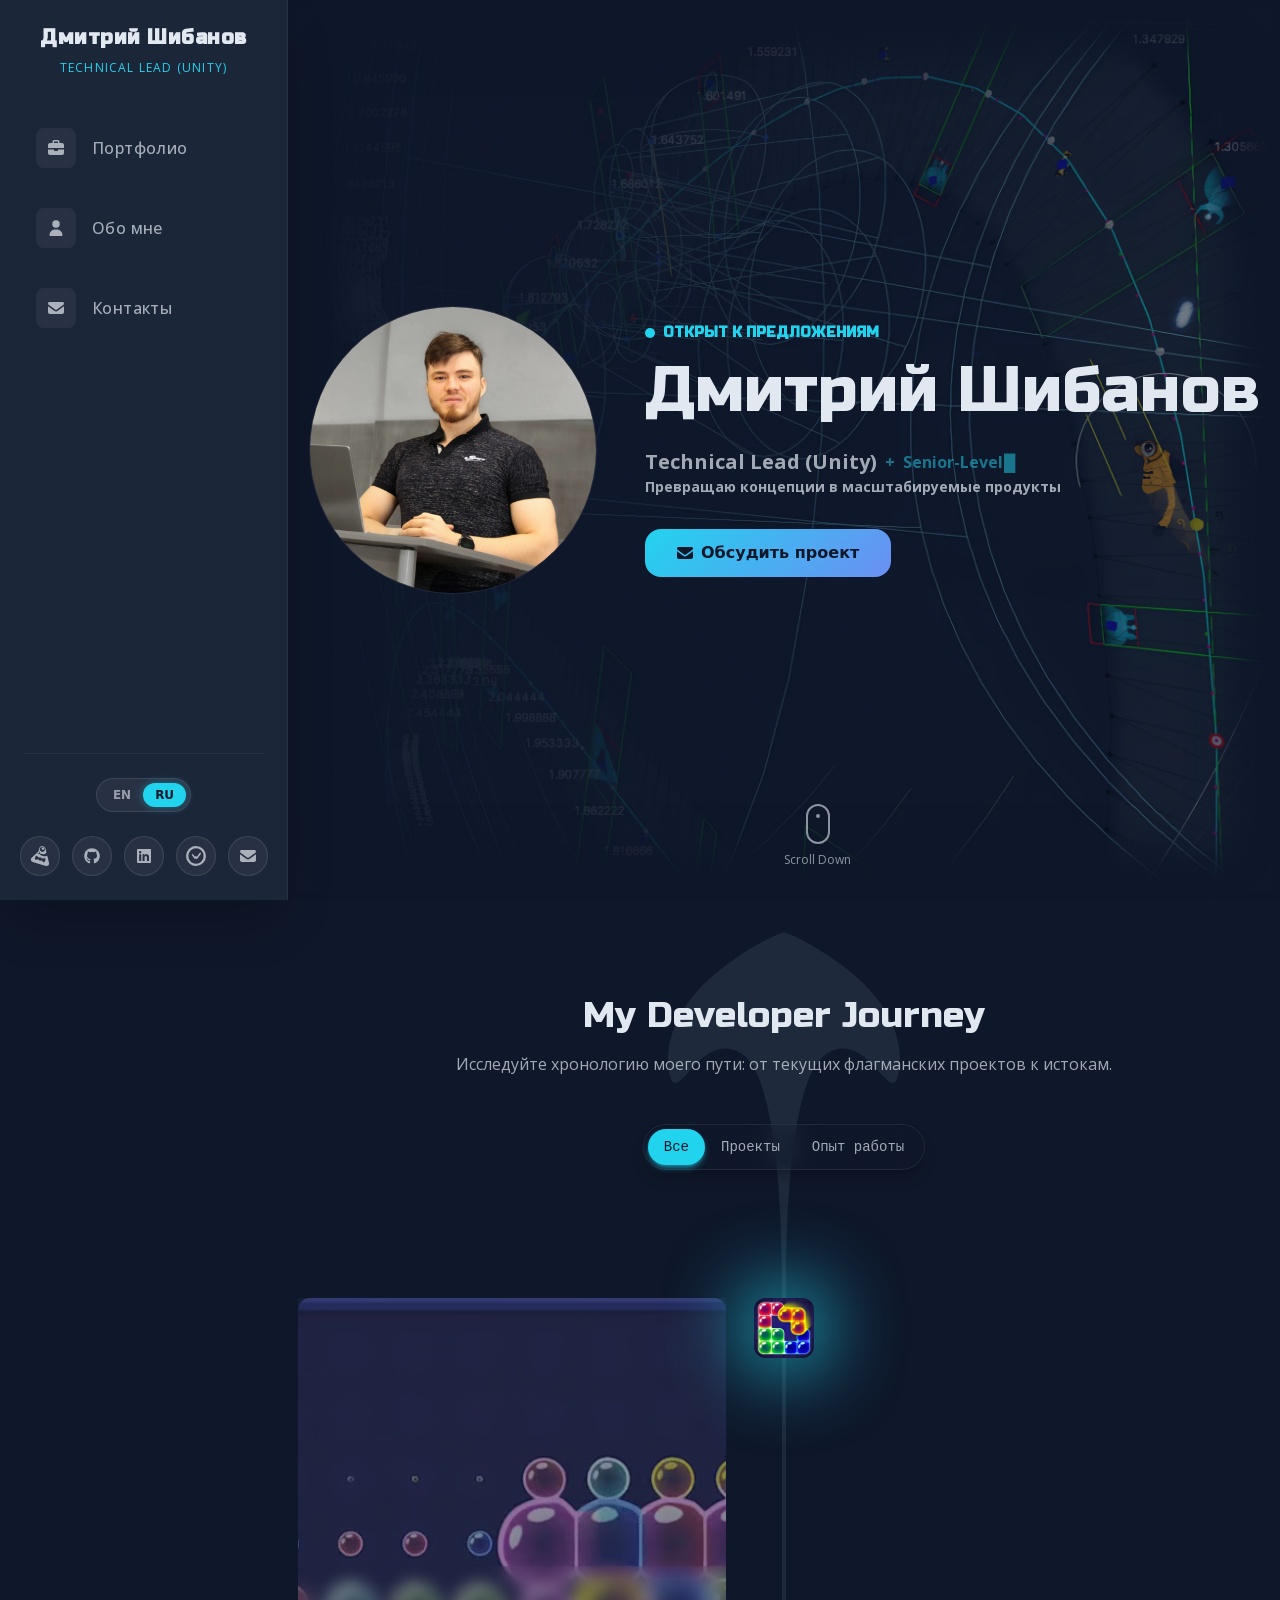
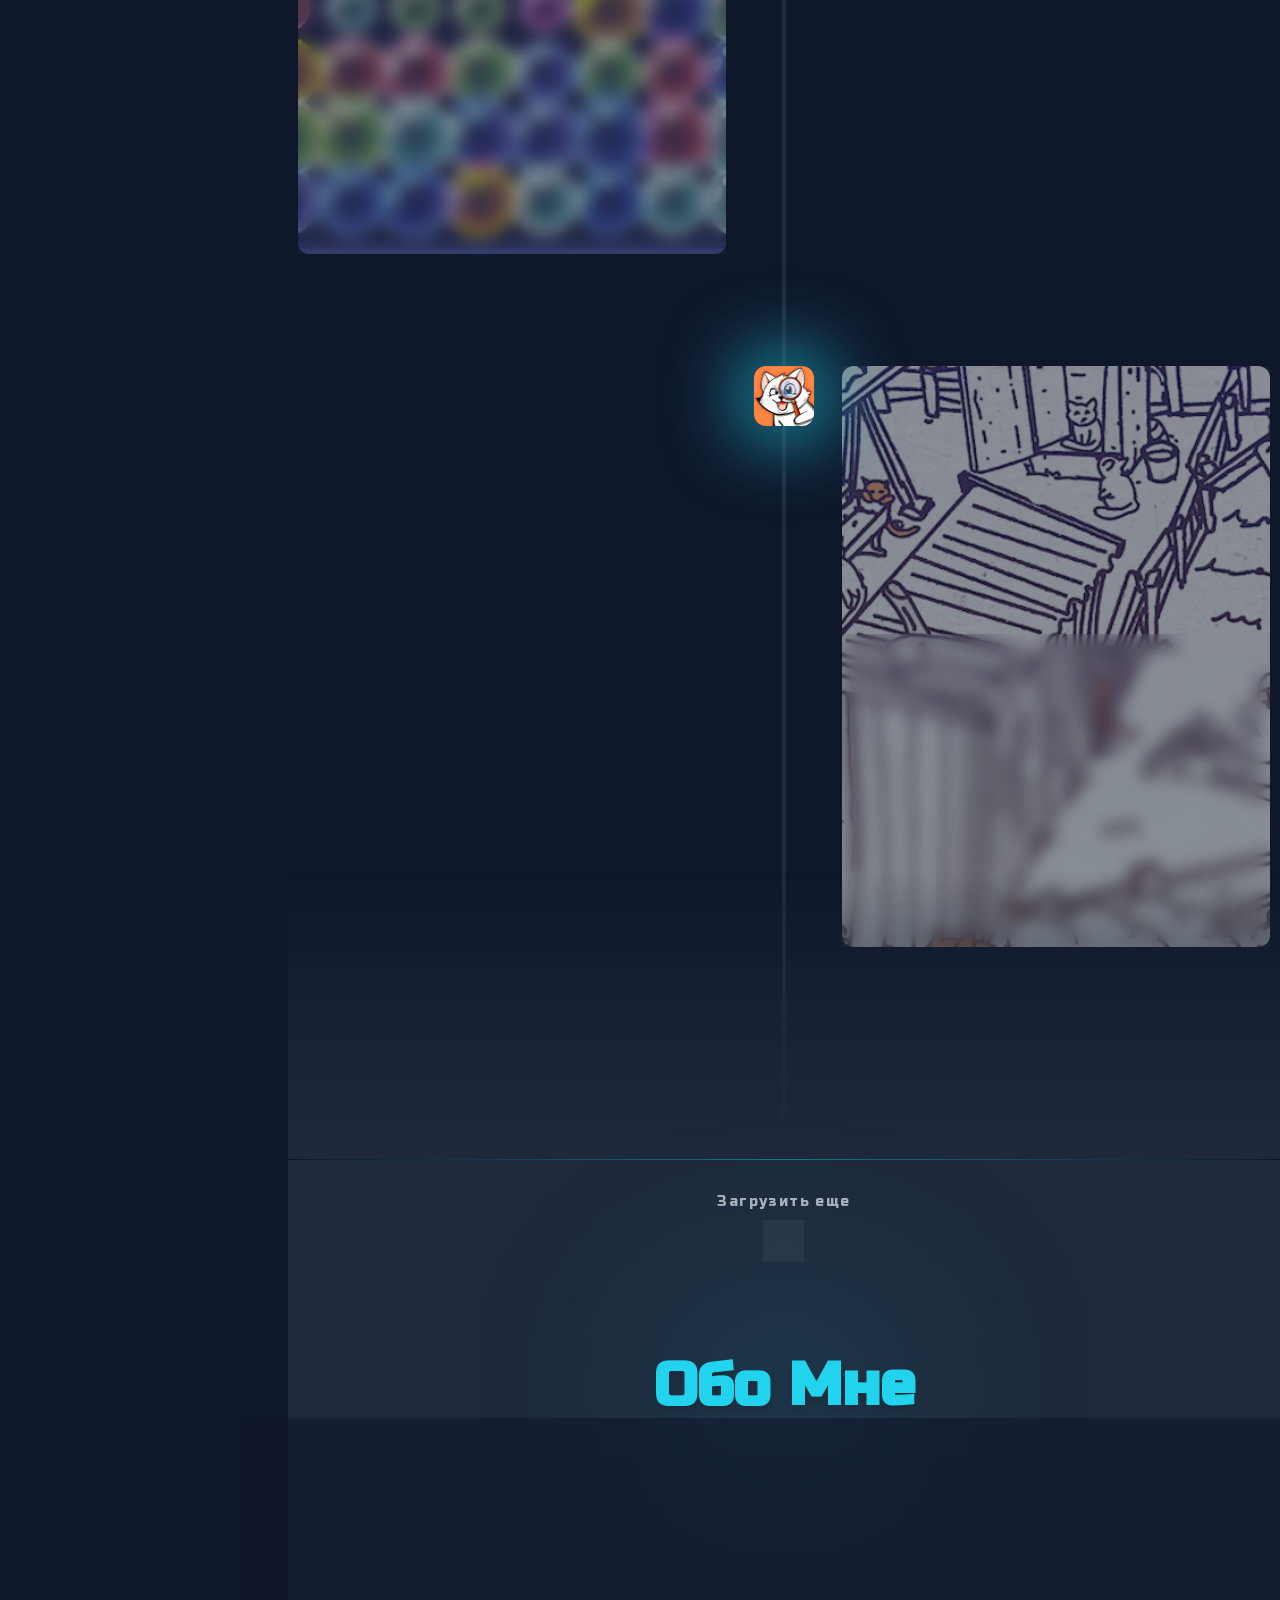
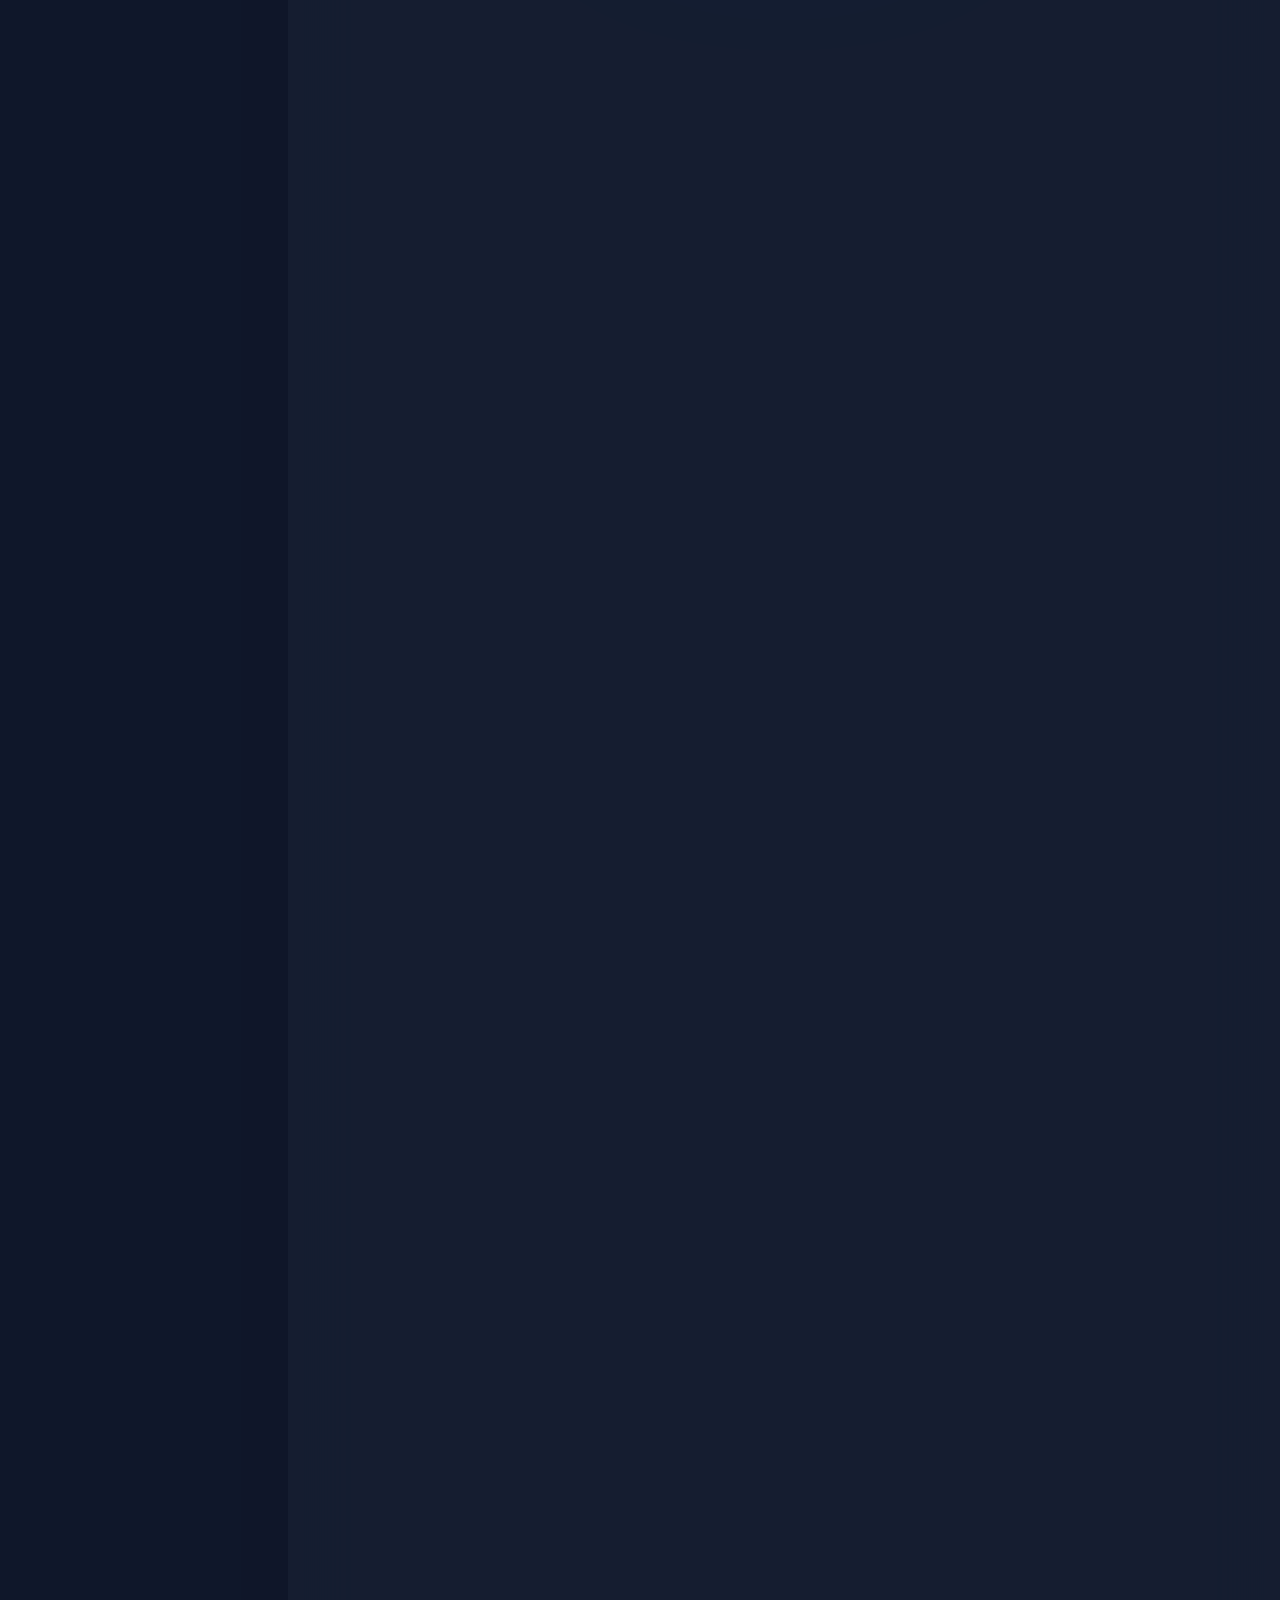
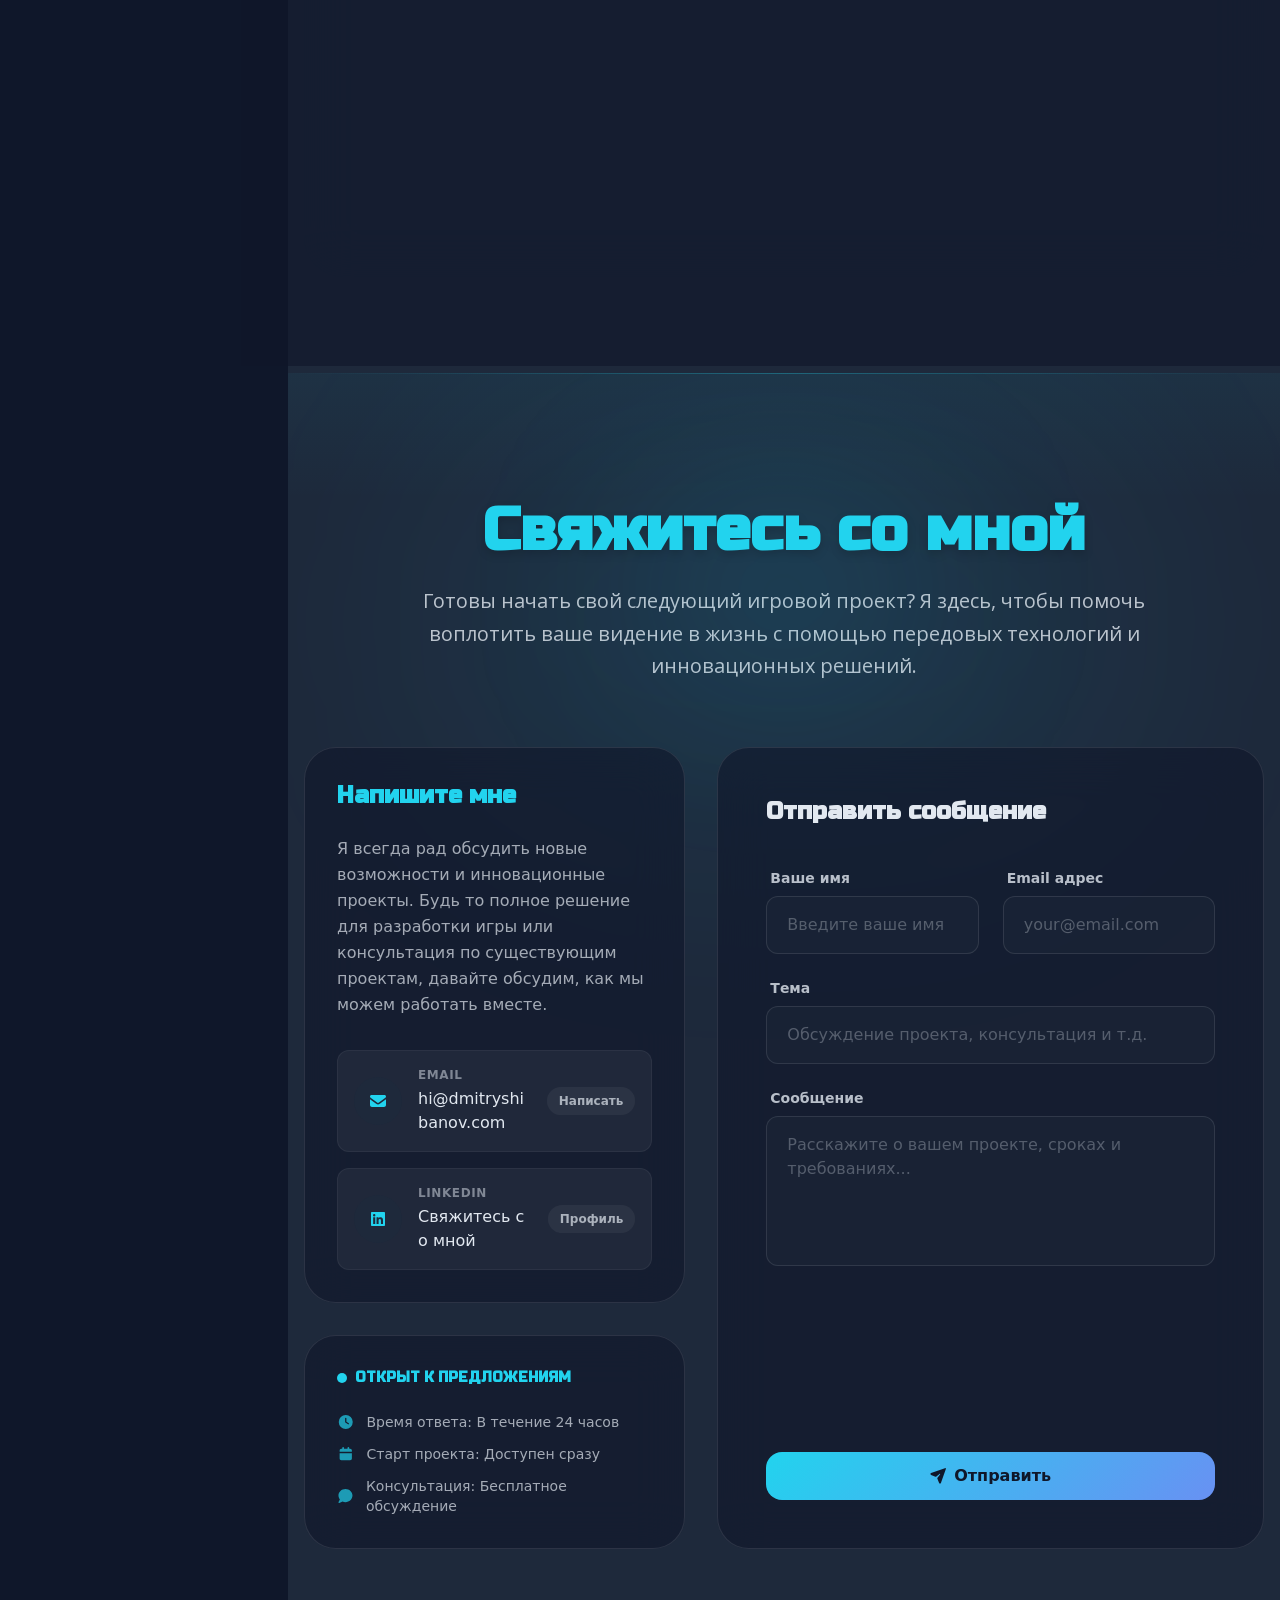
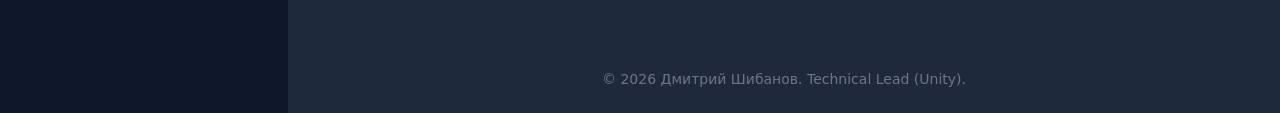
<file: ru/index.html>
<!DOCTYPE html><!--Ky7cYx2aTjLoL37XY8Co8--><html lang="ru"><head><meta charSet="utf-8"/><meta name="viewport" content="width=device-width, initial-scale=1"/><link rel="preload" href="/_next/static/media/8923fa517b7ecf7d-s.p.woff2" as="font" crossorigin="" type="font/woff2"/><link rel="preload" href="/_next/static/media/e1df014bb05b8510-s.p.woff2" as="font" crossorigin="" type="font/woff2"/><link rel="preload" href="/_next/static/media/e807dee2426166ad-s.p.woff2" as="font" crossorigin="" type="font/woff2"/><link rel="preload" href="/_next/static/media/f8134d1990745b40-s.p.woff2" as="font" crossorigin="" type="font/woff2"/><link rel="preload" as="image" href="/images/intro/intro.webp"/><link rel="preload" as="image" href="/images/avatar.webp"/><link rel="stylesheet" href="/_next/static/css/2e52a3a8a536fe58.css" data-precedence="next"/><link rel="stylesheet" href="/_next/static/css/92b656d21feec8f6.css" data-precedence="next"/><link rel="preload" as="script" fetchPriority="low" href="/_next/static/chunks/webpack-04428659d2043822.js"/><script src="/_next/static/chunks/4bd1b696-c023c6e3521b1417.js" async=""></script><script src="/_next/static/chunks/255-a7ba4d37dca2f1fa.js" async=""></script><script src="/_next/static/chunks/main-app-2f206feb4f91941b.js" async=""></script><script src="/_next/static/chunks/870fdd6f-7b3d296e17ceae9a.js" async=""></script><script src="/_next/static/chunks/69b09407-a6f201009feff144.js" async=""></script><script src="/_next/static/chunks/707-06cb34881da5b4bc.js" async=""></script><script src="/_next/static/chunks/557-4e6be257c616b2ba.js" async=""></script><script src="/_next/static/chunks/522-60842a7902b830fb.js" async=""></script><script src="/_next/static/chunks/app/%5Blocale%5D/page-78f0da2516f61d11.js" async=""></script><script src="/_next/static/chunks/app/%5Blocale%5D/layout-20c57a44919c2fbd.js" async=""></script><link rel="preload" href="https://www.googletagmanager.com/gtag/js?id=G-JC6J5Q5QKH" as="script"/><meta name="next-size-adjust" content=""/><title>Дмитрий Шибанов | Technical Lead &amp; Senior Unity Developer</title><meta name="description" content="10+ лет в Unity (C#). Архитектура, глубокая оптимизация и Tech Art (HLSL). Full-cycle разработка и продуктовое видение. Основатель Grindset Studios."/><meta name="author" content="Дмитрий Шибанов"/><meta name="keywords" content="Technical Lead,Senior Unity Developer,Архитектор Unity,Разработка игр,Модульная архитектура,C#,HLSL,VFX,Оптимизация,Разработка SDK,Grindset Studios"/><meta name="creator" content="Дмитрий Шибанов"/><meta name="robots" content="index, follow"/><meta name="googlebot" content="index, follow, max-video-preview:-1, max-image-preview:large, max-snippet:-1"/><link rel="canonical" href="https://dmitryshibanov.com/ru/"/><link rel="alternate" hrefLang="en" href="https://dmitryshibanov.com/en/"/><link rel="alternate" hrefLang="ru" href="https://dmitryshibanov.com/ru/"/><link rel="alternate" hrefLang="x-default" href="https://dmitryshibanov.com/en/"/><meta property="og:title" content="Дмитрий Шибанов | Technical Lead &amp; Senior Unity Developer"/><meta property="og:description" content="10+ лет в Unity (C#). Архитектура, глубокая оптимизация и Tech Art (HLSL). Full-cycle разработка и продуктовое видение. Основатель Grindset Studios."/><meta property="og:url" content="https://dmitryshibanov.com/ru/"/><meta property="og:site_name" content="Портфолио Дмитрия Шибанова"/><meta property="og:locale" content="ru_RU"/><meta property="og:image" content="https://dmitryshibanov.com/og-image.jpg"/><meta property="og:image:width" content="1200"/><meta property="og:image:height" content="630"/><meta property="og:image:alt" content="Дмитрий Шибанов | Technical Lead &amp; Senior Unity Developer"/><meta property="og:type" content="website"/><meta name="twitter:card" content="summary_large_image"/><meta name="twitter:title" content="Дмитрий Шибанов | Technical Lead &amp; Senior Unity Developer"/><meta name="twitter:description" content="10+ лет в Unity (C#). Архитектура, глубокая оптимизация и Tech Art (HLSL). Full-cycle разработка и продуктовое видение. Основатель Grindset Studios."/><meta name="twitter:image" content="https://dmitryshibanov.com/og-image.jpg"/><link rel="icon" href="/favicon.ico" type="image/x-icon" sizes="32x32"/><script type="application/ld+json">{"@context":"https://schema.org","@type":"Person","name":"Дмитрий Шибанов","url":"https://dmitryshibanov.com/ru","jobTitle":"Technical Lead & Senior Unity Developer","description":"Превращаю концепции в масштабируемые продукты","sameAs":["https://github.com/DmiShib","https://linkedin.com/in/dmitryshibanov/","https://grindset.space","https://wakatime.com/@dmishib"],"knowsAbout":["Technical Lead","Senior Unity Developer","Архитектор Unity","Разработка игр","Модульная архитектура","C#","HLSL","VFX","Оптимизация","Разработка SDK","Grindset Studios"]}</script><script type="application/ld+json">{"@context":"https://schema.org","@type":"WebSite","name":"Портфолио Дмитрия Шибанова","url":"https://dmitryshibanov.com/ru","description":"10+ лет в Unity (C#). Архитектура, глубокая оптимизация и Tech Art (HLSL). Full-cycle разработка и продуктовое видение. Основатель Grindset Studios.","inLanguage":"ru","author":{"@type":"Person","name":"Дмитрий Шибанов"}}</script><script src="/_next/static/chunks/polyfills-42372ed130431b0a.js" noModule=""></script></head><body class="__variable_54dd09 __variable_e8b307"><div hidden=""><!--$--><!--/$--></div><button class="fixed top-4 right-4 z-50 xl:hidden w-12 h-12 rounded-full bg-primary/80 backdrop-blur-md border border-white/10 flex items-center justify-center text-accent shadow-lg" aria-label="Toggle Menu"><svg data-prefix="fas" data-icon="bars" class="svg-inline--fa fa-bars w-6 h-6" role="img" viewBox="0 0 448 512" aria-hidden="true"><path fill="currentColor" d="M0 96C0 78.3 14.3 64 32 64l384 0c17.7 0 32 14.3 32 32s-14.3 32-32 32L32 128C14.3 128 0 113.7 0 96zM0 256c0-17.7 14.3-32 32-32l384 0c17.7 0 32 14.3 32 32s-14.3 32-32 32L32 288c-17.7 0-32-14.3-32-32zM448 416c0 17.7-14.3 32-32 32L32 448c-17.7 0-32-14.3-32-32s14.3-32 32-32l384 0c17.7 0 32 14.3 32 32z"></path></svg></button><aside class="
          fixed top-0 left-0 h-screen w-72
          bg-primary/90 backdrop-blur-xl
          flex flex-col p-6 border-r border-white/5 shadow-2xl
          transition-transform duration-300 ease-in-out z-40
          -translate-x-full xl:translate-x-0
        "><div class="text-center mb-10 mt-8 md:mt-0"><h1 class="font-heading text-xl font-bold text-foreground mb-2 tracking-wide">Дмитрий Шибанов</h1><p class="font-body text-xs text-accent tracking-widest uppercase">Technical Lead (Unity)</p></div><nav class="flex-grow"><ul class="space-y-4"><li><a href="#portfolio" class="
                    flex items-center p-3 rounded-xl transition-all duration-300 group
                    text-foreground/70 hover:bg-white/5 hover:text-foreground
                  "><div class="
                    w-10 h-10 rounded-lg flex items-center justify-center mr-4 transition-all duration-300
                    bg-white/5 group-hover:bg-accent group-hover:text-background
                  "><svg data-prefix="fas" data-icon="briefcase" class="svg-inline--fa fa-briefcase w-4 h-4" role="img" viewBox="0 0 512 512" aria-hidden="true"><path fill="currentColor" d="M200 48l112 0c4.4 0 8 3.6 8 8l0 40-128 0 0-40c0-4.4 3.6-8 8-8zm-56 8l0 40-80 0C28.7 96 0 124.7 0 160l0 96 512 0 0-96c0-35.3-28.7-64-64-64l-80 0 0-40c0-30.9-25.1-56-56-56L200 0c-30.9 0-56 25.1-56 56zM512 304l-192 0 0 16c0 17.7-14.3 32-32 32l-64 0c-17.7 0-32-14.3-32-32l0-16-192 0 0 112c0 35.3 28.7 64 64 64l384 0c35.3 0 64-28.7 64-64l0-112z"></path></svg></div><span class="font-body font-medium tracking-wide">Портфолио</span></a></li><li><a href="#about" class="
                    flex items-center p-3 rounded-xl transition-all duration-300 group
                    text-foreground/70 hover:bg-white/5 hover:text-foreground
                  "><div class="
                    w-10 h-10 rounded-lg flex items-center justify-center mr-4 transition-all duration-300
                    bg-white/5 group-hover:bg-accent group-hover:text-background
                  "><svg data-prefix="fas" data-icon="user" class="svg-inline--fa fa-user w-4 h-4" role="img" viewBox="0 0 448 512" aria-hidden="true"><path fill="currentColor" d="M224 248a120 120 0 1 0 0-240 120 120 0 1 0 0 240zm-29.7 56C95.8 304 16 383.8 16 482.3 16 498.7 29.3 512 45.7 512l356.6 0c16.4 0 29.7-13.3 29.7-29.7 0-98.5-79.8-178.3-178.3-178.3l-59.4 0z"></path></svg></div><span class="font-body font-medium tracking-wide">Обо мне</span></a></li><li><a href="#contact" class="
                    flex items-center p-3 rounded-xl transition-all duration-300 group
                    text-foreground/70 hover:bg-white/5 hover:text-foreground
                  "><div class="
                    w-10 h-10 rounded-lg flex items-center justify-center mr-4 transition-all duration-300
                    bg-white/5 group-hover:bg-accent group-hover:text-background
                  "><svg data-prefix="fas" data-icon="envelope" class="svg-inline--fa fa-envelope w-4 h-4" role="img" viewBox="0 0 512 512" aria-hidden="true"><path fill="currentColor" d="M48 64c-26.5 0-48 21.5-48 48 0 15.1 7.1 29.3 19.2 38.4l208 156c17.1 12.8 40.5 12.8 57.6 0l208-156c12.1-9.1 19.2-23.3 19.2-38.4 0-26.5-21.5-48-48-48L48 64zM0 196L0 384c0 35.3 28.7 64 64 64l384 0c35.3 0 64-28.7 64-64l0-188-198.4 148.8c-34.1 25.6-81.1 25.6-115.2 0L0 196z"></path></svg></div><span class="font-body font-medium tracking-wide">Контакты</span></a></li></ul></nav><div class="mt-auto flex flex-col items-center space-y-6 pt-6 border-t border-white/5"><div class="flex items-center bg-white/5 rounded-full p-1 border border-white/10"><button class="
            px-3 py-1 rounded-full text-xs font-bold transition-all duration-300
            text-foreground/60 hover:text-foreground hover:bg-white/5
          ">EN</button><button class="
            px-3 py-1 rounded-full text-xs font-bold transition-all duration-300
            bg-accent text-background shadow-[0_0_10px_rgba(34,211,238,0.4)]
          ">RU</button></div><div class="flex justify-center space-x-3"><a href="https://grindset.space" target="_blank" rel="noopener noreferrer" class=" w-10 h-10 rounded-full bg-white/5 border border-white/10 flex items-center justify-center text-foreground/70 transition-all duration-300 hover:bg-accent hover:text-background hover:border-accent hover:scale-110 hover:shadow-[0_0_15px_rgba(34,211,238,0.5)] " aria-label="Grindset Studio"><svg xmlns="http://www.w3.org/2000/svg" viewBox="0 0 363.3 397.5" class="w-5 h-5" aria-hidden="true"><path d="M233.5,76.4c14.1,4.2,28.8-3.9,33-17.9,4.2-14.1-3.9-28.8-17.9-33s-28.8,3.9-33,17.9c-4.2,14.1,3.9,28.8,17.9,33ZM361.8,336.7l-35.6-144.7c-19.6,7.6-48.6,11.5-65.8,11.7-29.1,0-72.2-18.6-95.1-47.4-1.6.6-3.4,1.2-5.3,1.6-10.5,2.1-20.8.9-30.8-2-4.6-1.5-4.1-8.2.7-8.9,10.4-1.9,24.4-1.3,32.7-6.3,3.8-2.5,5.1-6.7,6.3-11.4,1.4-5.6,2.2-12,3.7-18.4.6-2.8,4.6-2.9,5.4-.2,3.6,11.2,4.8,24,.4,33.5,15.3,14.6,39.5,16.2,60.3,18,26.2,2,56.9-11.3,71.5-35.4l-18.6-75.6c-1.7-6.9-11-38.4-47-47.8-32.3-8.5-66.2,9.2-77.4,40.6-2.4,6.7-4.1,16.2-4.3,22.9-.6,20.1-8.9,36.2-23.4,50.1L15.2,235.5c-27.4,26.1-16.1,72.1,20.3,82.7l264.6,77.3c36.4,10.6,70.7-22,61.7-58.7ZM180.7,51.9c8-27.2,36.6-42.7,63.8-34.7,27.2,8,42.7,36.6,34.7,63.8-8,27.2-36.6,42.7-63.8,34.7-27.2-8-42.7-36.6-34.7-63.8ZM291.4,265.6c-1.1,4.2-13.4,46.6-13.4,46.6,0,0-2.8,6.1-10,8.1-7.3,2-12.6,1.1-18.1-3.1-5.6-4.2-46-34.9-46-34.9l-2.2,6.4s-3.3,5.9-10,4.2c-6.7-1.7-23.1-6.6-29.6-8.9-6.5-2.3-6.1-9-6.1-9l1.7-6.6s-50.7,3.3-57.6,3.7c-7,.4-11.8-1.8-16.8-7.5-5-5.6-3.9-12.3-3.9-12.3,0,0,13.2-42.1,14.6-46.2,1.5-5.3,4-9.1,10.8-11.3,6.8-2.2,14.9,2.2,14.9,2.2l48.2,36.6c.2-.8.7-2.1,1.6-4.2,3.3-7.5,10.5-5.8,10.5-5.8l30.1,9.1s7,2.5,5.6,10.6c-.4,2.3-.7,3.6-1,4.4l60.4-3.8s9.2.8,13.7,6.4c4.5,5.6,4.5,10,2.8,15.3Z" fill="currentColor"></path></svg></a><a href="https://github.com/DmiShib" target="_blank" rel="noopener noreferrer" class=" w-10 h-10 rounded-full bg-white/5 border border-white/10 flex items-center justify-center text-foreground/70 transition-all duration-300 hover:bg-accent hover:text-background hover:border-accent hover:scale-110 hover:shadow-[0_0_15px_rgba(34,211,238,0.5)] " aria-label="GitHub"><svg data-prefix="fab" data-icon="github" class="svg-inline--fa fa-github w-5 h-5" role="img" viewBox="0 0 512 512" aria-hidden="true"><path fill="currentColor" d="M173.9 397.4c0 2-2.3 3.6-5.2 3.6-3.3 .3-5.6-1.3-5.6-3.6 0-2 2.3-3.6 5.2-3.6 3-.3 5.6 1.3 5.6 3.6zm-31.1-4.5c-.7 2 1.3 4.3 4.3 4.9 2.6 1 5.6 0 6.2-2s-1.3-4.3-4.3-5.2c-2.6-.7-5.5 .3-6.2 2.3zm44.2-1.7c-2.9 .7-4.9 2.6-4.6 4.9 .3 2 2.9 3.3 5.9 2.6 2.9-.7 4.9-2.6 4.6-4.6-.3-1.9-3-3.2-5.9-2.9zM252.8 8c-138.7 0-244.8 105.3-244.8 244 0 110.9 69.8 205.8 169.5 239.2 12.8 2.3 17.3-5.6 17.3-12.1 0-6.2-.3-40.4-.3-61.4 0 0-70 15-84.7-29.8 0 0-11.4-29.1-27.8-36.6 0 0-22.9-15.7 1.6-15.4 0 0 24.9 2 38.6 25.8 21.9 38.6 58.6 27.5 72.9 20.9 2.3-16 8.8-27.1 16-33.7-55.9-6.2-112.3-14.3-112.3-110.5 0-27.5 7.6-41.3 23.6-58.9-2.6-6.5-11.1-33.3 2.6-67.9 20.9-6.5 69 27 69 27 20-5.6 41.5-8.5 62.8-8.5s42.8 2.9 62.8 8.5c0 0 48.1-33.6 69-27 13.7 34.7 5.2 61.4 2.6 67.9 16 17.7 25.8 31.5 25.8 58.9 0 96.5-58.9 104.2-114.8 110.5 9.2 7.9 17 22.9 17 46.4 0 33.7-.3 75.4-.3 83.6 0 6.5 4.6 14.4 17.3 12.1 100-33.2 167.8-128.1 167.8-239 0-138.7-112.5-244-251.2-244zM105.2 352.9c-1.3 1-1 3.3 .7 5.2 1.6 1.6 3.9 2.3 5.2 1 1.3-1 1-3.3-.7-5.2-1.6-1.6-3.9-2.3-5.2-1zm-10.8-8.1c-.7 1.3 .3 2.9 2.3 3.9 1.6 1 3.6 .7 4.3-.7 .7-1.3-.3-2.9-2.3-3.9-2-.6-3.6-.3-4.3 .7zm32.4 35.6c-1.6 1.3-1 4.3 1.3 6.2 2.3 2.3 5.2 2.6 6.5 1 1.3-1.3 .7-4.3-1.3-6.2-2.2-2.3-5.2-2.6-6.5-1zm-11.4-14.7c-1.6 1-1.6 3.6 0 5.9s4.3 3.3 5.6 2.3c1.6-1.3 1.6-3.9 0-6.2-1.4-2.3-4-3.3-5.6-2z"></path></svg></a><a href="https://linkedin.com/in/dmitryshibanov/" target="_blank" rel="noopener noreferrer" class=" w-10 h-10 rounded-full bg-white/5 border border-white/10 flex items-center justify-center text-foreground/70 transition-all duration-300 hover:bg-accent hover:text-background hover:border-accent hover:scale-110 hover:shadow-[0_0_15px_rgba(34,211,238,0.5)] " aria-label="LinkedIn"><svg data-prefix="fab" data-icon="linkedin" class="svg-inline--fa fa-linkedin w-5 h-5" role="img" viewBox="0 0 448 512" aria-hidden="true"><path fill="currentColor" d="M416 32L31.9 32C14.3 32 0 46.5 0 64.3L0 447.7C0 465.5 14.3 480 31.9 480L416 480c17.6 0 32-14.5 32-32.3l0-383.4C448 46.5 433.6 32 416 32zM135.4 416l-66.4 0 0-213.8 66.5 0 0 213.8-.1 0zM102.2 96a38.5 38.5 0 1 1 0 77 38.5 38.5 0 1 1 0-77zM384.3 416l-66.4 0 0-104c0-24.8-.5-56.7-34.5-56.7-34.6 0-39.9 27-39.9 54.9l0 105.8-66.4 0 0-213.8 63.7 0 0 29.2 .9 0c8.9-16.8 30.6-34.5 62.9-34.5 67.2 0 79.7 44.3 79.7 101.9l0 117.2z"></path></svg></a><a href="https://wakatime.com/@dmishib" target="_blank" rel="noopener noreferrer" class=" w-10 h-10 rounded-full bg-white/5 border border-white/10 flex items-center justify-center text-foreground/70 transition-all duration-300 hover:bg-accent hover:text-background hover:border-accent hover:scale-110 hover:shadow-[0_0_15px_rgba(34,211,238,0.5)] " aria-label="WakaTime"><svg viewBox="0 0 340 340" fill="none" xmlns="http://www.w3.org/2000/svg" class="w-5 h-5" aria-hidden="true"><path fill-rule="evenodd" clip-rule="evenodd" d="M170 20C87.156 20 20 87.156 20 170C20 252.844 87.156 320 170 320C252.844 320 320 252.844 320 170C320 87.156 252.844 20 170 20V20V20Z" stroke="currentColor" stroke-width="40"></path><path d="M190.183 213.541C188.74 215.443 186.576 216.667 184.151 216.667C183.913 216.667 183.677 216.651 183.443 216.627C183.042 216.579 182.823 216.545 182.606 216.497C182.337 216.434 182.137 216.375 181.94 216.308C181.561 216.176 181.392 216.109 181.228 216.035C180.843 215.849 180.707 215.778 180.572 215.701C180.205 215.478 180.109 215.412 180.014 215.345C179.856 215.233 179.698 215.117 179.547 214.992C179.251 214.746 179.147 214.65 179.044 214.552C178.731 214.241 178.531 214.018 178.341 213.785C177.982 213.331 177.69 212.888 177.438 212.415L168.6 198.214L159.766 212.415C158.38 214.939 155.874 216.667 152.995 216.667C150.106 216.667 147.588 214.926 146.243 212.346L107.607 156.061C106.337 154.529 105.556 152.499 105.556 150.258C105.556 145.514 109.043 141.665 113.344 141.665C116.127 141.665 118.564 143.282 119.942 145.708L152.555 193.9L161.735 178.952C163.058 176.288 165.626 174.478 168.575 174.478C171.273 174.478 173.652 175.996 175.049 178.298L184.517 193.839L235.684 120.583C237.075 118.226 239.475 116.667 242.213 116.667C246.514 116.667 250 120.514 250 125.258C250 127.332 249.337 129.232 248.23 130.715L190.183 213.541Z" fill="currentColor" stroke="currentColor" stroke-width="10"></path></svg></a><a href="mailto:hi@dmitryshibanov.com" target="_blank" rel="noopener noreferrer" class=" w-10 h-10 rounded-full bg-white/5 border border-white/10 flex items-center justify-center text-foreground/70 transition-all duration-300 hover:bg-accent hover:text-background hover:border-accent hover:scale-110 hover:shadow-[0_0_15px_rgba(34,211,238,0.5)] " aria-label="Email"><svg data-prefix="fas" data-icon="envelope" class="svg-inline--fa fa-envelope w-5 h-5" role="img" viewBox="0 0 512 512" aria-hidden="true"><path fill="currentColor" d="M48 64c-26.5 0-48 21.5-48 48 0 15.1 7.1 29.3 19.2 38.4l208 156c17.1 12.8 40.5 12.8 57.6 0l208-156c12.1-9.1 19.2-23.3 19.2-38.4 0-26.5-21.5-48-48-48L48 64zM0 196L0 384c0 35.3 28.7 64 64 64l384 0c35.3 0 64-28.7 64-64l0-188-198.4 148.8c-34.1 25.6-81.1 25.6-115.2 0L0 196z"></path></svg></a></div></div></aside><main class="ml-0 xl:ml-72"><section id="hero" class="relative h-screen overflow-hidden"><div class="absolute inset-0 -z-10 overflow-hidden parallax-bg"><div class="absolute inset-0 animate-ken-burns"><img alt="" decoding="async" data-nimg="fill" style="position:absolute;height:100%;width:100%;left:0;top:0;right:0;bottom:0;object-fit:cover;color:transparent;opacity:0.5" src="/images/intro/intro.webp"/></div></div><div class="absolute inset-0 shadow-[inset_0_0_3vw_4vw_var(--background)] z-0"></div><div class="relative z-10 h-full flex justify-center items-center px-4"><div class="flex flex-col lg:flex-row items-center justify-center gap-8 lg:gap-12 max-w-6xl"><img alt="Avatar" width="300" height="300" decoding="async" data-nimg="1" class="glass-effect rounded-full w-48 h-48 lg:w-72 lg:h-72 object-cover" style="color:transparent" src="/images/avatar.webp"/><div class="flex flex-col items-center lg:items-start text-center lg:text-left"><div class="flex items-center gap-2 mb-2"><span class="inline-block w-2.5 h-2.5 rounded-full bg-accent animate-blink"></span><span class="text-accent font-heading font-bold text-xs md:text-sm uppercase">ОТКРЫТ К ПРЕДЛОЖЕНИЯМ</span></div><h1 class="font-heading text-[clamp(2.2rem,5vw,4.5rem)] text-foreground mb-4 leading-tight">Дмитрий Шибанов</h1><div class="font-body font-bold text-[clamp(0.9rem,2vw,1.25rem)] flex items-center flex-wrap gap-2 justify-center lg:justify-start"><span class="text-foreground opacity-70">Technical Lead (Unity)</span><span class="text-accent text-[clamp(0.7rem,1.5vw,1rem)] opacity-50">+</span><span class="text-accent text-[clamp(0.7rem,1.5vw,1rem)] opacity-50"><div class="Typewriter" data-testid="typewriter-wrapper"></div></span></div><p class="mb-8 opacity-70 font-body font-bold text-xs lg:text-sm">Превращаю концепции в масштабируемые продукты</p><div class="flex flex-col sm:flex-row gap-4"><button class="btn btn-primary btn-default"><span class="flex items-center"><svg data-prefix="fas" data-icon="envelope" class="svg-inline--fa fa-envelope" role="img" viewBox="0 0 512 512" aria-hidden="true"><path fill="currentColor" d="M48 64c-26.5 0-48 21.5-48 48 0 15.1 7.1 29.3 19.2 38.4l208 156c17.1 12.8 40.5 12.8 57.6 0l208-156c12.1-9.1 19.2-23.3 19.2-38.4 0-26.5-21.5-48-48-48L48 64zM0 196L0 384c0 35.3 28.7 64 64 64l384 0c35.3 0 64-28.7 64-64l0-188-198.4 148.8c-34.1 25.6-81.1 25.6-115.2 0L0 196z"></path></svg></span>Обсудить проект</button></div></div></div><div class="absolute bottom-8 left-1/2 flex flex-col items-center animate-scroll-indicator"><div class="w-6 h-10 border-2 border-foreground/60 rounded-full flex justify-center pt-2"><div class="w-1 h-1 bg-foreground/60 rounded-full animate-scroll-dot"></div></div><span class="text-xs text-foreground/60 mt-2 font-body">Scroll Down</span></div></div></section><div><section id="portfolio" class="pt-24 pb-0"><div class="container mx-auto"><h2 class="font-heading text-4xl text-center mb-4 text-foreground">My Developer Journey</h2><p class="max-w-2xl mx-auto text-center font-body text-foreground/70 mb-12">Исследуйте хронологию моего пути: от текущих флагманских проектов к истокам.</p><div class="flex justify-center mb-12"><div class="relative inline-flex items-center glass-effect rounded-full border border-primary/50 p-1 shadow-lg shadow-black/20"><div class="absolute top-1 bottom-1 h-auto bg-accent rounded-full shadow-md shadow-accent/50 transition-all duration-300 ease-in-out" style="left:0;width:0"></div><button data-filter="all" class="
              relative z-10 px-4 py-2 text-sm font-mono transition-colors duration-300
              text-background
            ">Все</button><button data-filter="project" class="
              relative z-10 px-4 py-2 text-sm font-mono transition-colors duration-300
              text-foreground/70 hover:text-foreground
            ">Проекты</button><button data-filter="experience" class="
              relative z-10 px-4 py-2 text-sm font-mono transition-colors duration-300
              text-foreground/70 hover:text-foreground
            ">Опыт работы</button></div></div><div class="timeline-wrapper"><div class="vertical-timeline-custom-line vertical-timeline vertical-timeline--two-columns"><div id="" class="vertical-timeline-element--project  animate-timeline-reveal vertical-timeline-element"><span style="background:var(--primary);padding:0;overflow:hidden" class="vertical-timeline-element-icon shadow-size-small is-hidden"><img alt="Splash Blast! icon" loading="lazy" width="128" height="128" decoding="async" data-nimg="1" class="w-full h-full object-cover" style="color:transparent" src="/images/projects/25.05.SplashBlast/icon.webp"/></span><div style="position:relative;border:none" class="vertical-timeline-element-content is-hidden"><div style="border-right:7px solid var(--primary)" class="vertical-timeline-element-content-arrow"></div><div class="role-badge" style="background-color:#22D3EE;color:#0F172A"><div class="relative w-4 h-4 mr-2"><img alt="Solo Dev icon" aria-hidden="true" loading="lazy" decoding="async" data-nimg="fill" style="position:absolute;height:100%;width:100%;left:0;top:0;right:0;bottom:0;object-fit:contain;color:transparent;filter:invert(0.93)" src="/icons/person.svg"/></div><span class="font-mono text-xs font-bold tracking-wider uppercase">Solo Dev</span></div><article class="relative z-10 timeline-card timeline-card-video"><video autoPlay="" loop="" muted="" playsInline="" class="rounded-xl absolute top-0 left-0 w-full h-full object-cover object-top -z-10"><source src="/images/projects/25.05.SplashBlast/card.webm?v=1765111334065" type="video/webm"/><source src="/images/projects/25.05.SplashBlast/card.mp4?v=1765111334065" type="video/mp4"/></video><div class="absolute top-4 left-4 flex flex-wrap gap-2 mb-4"><a href="https://grindset.space/" target="_blank" rel="noopener noreferrer" class="store-chip whitespace-nowrap" style="background-color:#372342;color:#ffffff;box-shadow:0 0 8px -2px #372342"><img alt="" aria-hidden="true" loading="lazy" width="64" height="64" decoding="async" data-nimg="1" style="color:transparent" src="/icons/stores/grindset.webp"/><span>Grindset Studios</span></a><a href="https://globalgamejam.org/games/2025/bubbleblast-0" target="_blank" rel="noopener noreferrer" class="store-chip whitespace-nowrap" style="background-color:#591AB4;color:#ffffff;box-shadow:0 0 8px -2px #591AB4"><img alt="" aria-hidden="true" loading="lazy" width="64" height="64" decoding="async" data-nimg="1" style="color:transparent" src="/icons/stores/ggj.svg"/><span>GGJ</span></a><a href="https://play.google.com/store/apps/details?id=com.block.splash" target="_blank" rel="noopener noreferrer" class="store-chip whitespace-nowrap" style="background-color:#198556;color:#ffffff;box-shadow:0 0 8px -2px #198556"><img alt="" aria-hidden="true" loading="lazy" width="64" height="64" decoding="async" data-nimg="1" style="color:transparent" src="/icons/stores/google-play.svg"/><span>Google Play</span></a></div><div class="card-video-header"></div><div class="card-video-content"><h3>Splash Blast!</h3><div class="card-tags" style="opacity:0;transition:opacity 0.2s ease-in"><span class="
        inline-flex items-center bg-background/50 text-accent text-xs
        px-2 py-1 rounded-full font-mono
        
      "><img alt="" aria-hidden="true" loading="lazy" width="15" height="15" decoding="async" data-nimg="1" class="mr-1.5" style="color:transparent" src="/icons/mobile.svg"/>Mobile</span><span class="
        inline-flex items-center bg-background/50 text-accent text-xs
        px-2 py-1 rounded-full font-mono
        
      "><img alt="" aria-hidden="true" loading="lazy" width="15" height="15" decoding="async" data-nimg="1" class="mr-1.5" style="color:transparent" src="/icons/puzzle.svg"/>Puzzle</span><span class="
        inline-flex items-center bg-background/50 text-accent text-xs
        px-2 py-1 rounded-full font-mono
        
      "><img alt="" aria-hidden="true" loading="lazy" width="15" height="15" decoding="async" data-nimg="1" class="mr-1.5" style="color:transparent" src="/icons/unity.svg"/>Unity</span><span class="
        inline-flex items-center bg-background/50 text-accent text-xs
        px-2 py-1 rounded-full font-mono
        
      "><img alt="" aria-hidden="true" loading="lazy" width="15" height="15" decoding="async" data-nimg="1" class="mr-1.5" style="color:transparent" src="/icons/code.svg"/>C#</span><span class="
        inline-flex items-center bg-background/50 text-accent text-xs
        px-2 py-1 rounded-full font-mono
        
      "><img alt="" aria-hidden="true" loading="lazy" width="15" height="15" decoding="async" data-nimg="1" class="mr-1.5" style="color:transparent" src="/icons/illustrator.svg"/>Illustrator</span><span class="
        inline-flex items-center bg-background/50 text-accent text-xs
        px-2 py-1 rounded-full font-mono
        
      "><img alt="" aria-hidden="true" loading="lazy" width="15" height="15" decoding="async" data-nimg="1" class="mr-1.5" style="color:transparent" src="/icons/photoshop.svg"/>Photoshop</span><span class="
        inline-flex items-center bg-background/50 text-accent text-xs
        px-2 py-1 rounded-full font-mono
        
      "><img alt="" aria-hidden="true" loading="lazy" width="15" height="15" decoding="async" data-nimg="1" class="mr-1.5" style="color:transparent" src="/icons/audacity.svg"/>Audacity</span><span class="
        inline-flex items-center bg-background/50 text-accent text-xs
        px-2 py-1 rounded-full font-mono
        
      "><img alt="" aria-hidden="true" loading="lazy" width="15" height="15" decoding="async" data-nimg="1" class="mr-1.5" style="color:transparent" src="/icons/shader.svg"/>HLSL</span><span class="
        inline-flex items-center bg-background/50 text-accent text-xs
        px-2 py-1 rounded-full font-mono
        
      "><img alt="" aria-hidden="true" loading="lazy" width="15" height="15" decoding="async" data-nimg="1" class="mr-1.5" style="color:transparent" src="/icons/vfx.svg"/>VFX</span><span class="
        inline-flex items-center bg-background/50 text-accent text-xs
        px-2 py-1 rounded-full font-mono
        
      "><img alt="" aria-hidden="true" loading="lazy" width="15" height="15" decoding="async" data-nimg="1" class="mr-1.5" style="color:transparent" src="/icons/performance.svg"/>Burst</span><span class="
        inline-flex items-center bg-background/50 text-accent text-xs
        px-2 py-1 rounded-full font-mono
        
      "><img alt="" aria-hidden="true" loading="lazy" width="15" height="15" decoding="async" data-nimg="1" class="mr-1.5" style="color:transparent" src="/icons/performance.svg"/>Jobs</span><span class="
        inline-flex items-center bg-background/50 text-accent text-xs
        px-2 py-1 rounded-full font-mono
        
      "><img alt="" aria-hidden="true" loading="lazy" width="15" height="15" decoding="async" data-nimg="1" class="mr-1.5" style="color:transparent" src="/icons/injection.svg"/>Zenject (Extenject)</span><span class="
        inline-flex items-center bg-background/50 text-accent text-xs
        px-2 py-1 rounded-full font-mono
        
      "><img alt="" aria-hidden="true" loading="lazy" width="15" height="15" decoding="async" data-nimg="1" class="mr-1.5" style="color:transparent" src="/icons/unity.svg"/>UniTask</span><span class="
        inline-flex items-center bg-background/50 text-accent text-xs
        px-2 py-1 rounded-full font-mono
        
      "><img alt="" aria-hidden="true" loading="lazy" width="15" height="15" decoding="async" data-nimg="1" class="mr-1.5" style="color:transparent" src="/icons/unity.svg"/>ZLinq</span><span class="
        inline-flex items-center bg-background/50 text-accent text-xs
        px-2 py-1 rounded-full font-mono
        
      "><img alt="" aria-hidden="true" loading="lazy" width="15" height="15" decoding="async" data-nimg="1" class="mr-1.5" style="color:transparent" src="/icons/firebase.svg"/>Firebase (Analytics, Crashlytics, Config, Messaging)</span><span class="
        inline-flex items-center bg-background/50 text-accent text-xs
        px-2 py-1 rounded-full font-mono
        
      "><img alt="" aria-hidden="true" loading="lazy" width="15" height="15" decoding="async" data-nimg="1" class="mr-1.5" style="color:transparent" src="/icons/odin.svg"/>Odin Inspector</span><span class="
        inline-flex items-center bg-background/50 text-accent text-xs
        px-2 py-1 rounded-full font-mono
        
      "><img alt="" aria-hidden="true" loading="lazy" width="15" height="15" decoding="async" data-nimg="1" class="mr-1.5" style="color:transparent" src="/icons/google-games.svg"/>Google Play Games</span><span class="
        inline-flex items-center bg-background/50 text-accent text-xs
        px-2 py-1 rounded-full font-mono
        
      "><img alt="" aria-hidden="true" loading="lazy" width="15" height="15" decoding="async" data-nimg="1" class="mr-1.5" style="color:transparent" src="/icons/unity.svg"/>Addressables</span><span class="
        inline-flex items-center bg-background/50 text-accent text-xs
        px-2 py-1 rounded-full font-mono
        
      "><img alt="" aria-hidden="true" loading="lazy" width="15" height="15" decoding="async" data-nimg="1" class="mr-1.5" style="color:transparent" src="/icons/unity.svg"/>Unity Localization</span><span class="
        inline-flex items-center bg-background/50 text-accent text-xs
        px-2 py-1 rounded-full font-mono
        
      "><img alt="" aria-hidden="true" loading="lazy" width="15" height="15" decoding="async" data-nimg="1" class="mr-1.5" style="color:transparent" src="/icons/unity.svg"/>Unity Notifications</span><span class="
        inline-flex items-center bg-background/50 text-accent text-xs
        px-2 py-1 rounded-full font-mono
        
      "><img alt="" aria-hidden="true" loading="lazy" width="15" height="15" decoding="async" data-nimg="1" class="mr-1.5" style="color:transparent" src="/icons/unity.svg"/>Unity Purchasing</span><span class="
        inline-flex items-center bg-background/50 text-accent text-xs
        px-2 py-1 rounded-full font-mono
        
      "><img alt="" aria-hidden="true" loading="lazy" width="15" height="15" decoding="async" data-nimg="1" class="mr-1.5" style="color:transparent" src="/icons/unity.svg"/>Adaptive Performance</span><span class="
        inline-flex items-center bg-background/50 text-accent text-xs
        px-2 py-1 rounded-full font-mono
        
      "><img alt="" aria-hidden="true" loading="lazy" width="15" height="15" decoding="async" data-nimg="1" class="mr-1.5" style="color:transparent" src="/icons/unity.svg"/>PrimeTween</span><span class="
        inline-flex items-center bg-background/50 text-accent text-xs
        px-2 py-1 rounded-full font-mono
        
      "><img alt="" aria-hidden="true" loading="lazy" width="15" height="15" decoding="async" data-nimg="1" class="mr-1.5" style="color:transparent" src="/icons/appodeal.svg"/>Appodeal</span></div><div class="text-sm text-foreground/80 [&amp;&gt;p]:mb-0"><p>Провёл проект от идеи до релиза. Ключевое достижение: создал оптимизированный шейдер, <mark>подняв FPS с 15 до 120</mark>.</p>
</div><button class="btn btn-primary btn-sm">Подробнее</button></div></article><span class="vertical-timeline-element-date">май 2025 г.</span></div></div><div id="" class="vertical-timeline-element--project  animate-timeline-reveal vertical-timeline-element"><span style="background:var(--primary);padding:0;overflow:hidden" class="vertical-timeline-element-icon shadow-size-small is-hidden"><img alt="Find 100 Cats &amp; Items icon" loading="lazy" width="128" height="128" decoding="async" data-nimg="1" class="w-full h-full object-cover" style="color:transparent" src="/images/projects/24.09.Find100Cats/icon.webp"/></span><div style="position:relative;border:none" class="vertical-timeline-element-content is-hidden"><div style="border-right:7px solid var(--primary)" class="vertical-timeline-element-content-arrow"></div><div class="role-badge" style="background-color:#22D3EE;color:#0F172A"><div class="relative w-4 h-4 mr-2"><img alt="Solo Dev icon" aria-hidden="true" loading="lazy" decoding="async" data-nimg="fill" style="position:absolute;height:100%;width:100%;left:0;top:0;right:0;bottom:0;object-fit:contain;color:transparent;filter:invert(0.93)" src="/icons/person.svg"/></div><span class="font-mono text-xs font-bold tracking-wider uppercase">Solo Dev</span></div><article class="relative z-10 timeline-card timeline-card-video"><video autoPlay="" loop="" muted="" playsInline="" class="rounded-xl absolute top-0 left-0 w-full h-full object-cover object-top -z-10"><source src="/images/projects/24.09.Find100Cats/card.webm?v=1765111339924" type="video/webm"/><source src="/images/projects/24.09.Find100Cats/card.mp4?v=1765111339924" type="video/mp4"/></video><div class="absolute top-4 left-4 flex flex-wrap gap-2 mb-4"><a href="https://grindset.space/find-100-cats/" target="_blank" rel="noopener noreferrer" class="store-chip whitespace-nowrap" style="background-color:#372342;color:#ffffff;box-shadow:0 0 8px -2px #372342"><img alt="" aria-hidden="true" loading="lazy" width="64" height="64" decoding="async" data-nimg="1" style="color:transparent" src="/icons/stores/grindset.webp"/><span>Grindset Studios</span></a><a href="https://play.google.com/store/apps/details?id=com.GrindsetStudios.FindCats" target="_blank" rel="noopener noreferrer" class="store-chip whitespace-nowrap" style="background-color:#198556;color:#ffffff;box-shadow:0 0 8px -2px #198556"><img alt="" aria-hidden="true" loading="lazy" width="64" height="64" decoding="async" data-nimg="1" style="color:transparent" src="/icons/stores/google-play.svg"/><span>Google Play</span></a><a href="https://www.rustore.ru/catalog/app/com.GrindsetStudios.FindCats" target="_blank" rel="noopener noreferrer" class="store-chip whitespace-nowrap" style="background-color:#477CFB;color:#ffffff;box-shadow:0 0 8px -2px #477CFB"><img alt="" aria-hidden="true" loading="lazy" width="64" height="64" decoding="async" data-nimg="1" style="color:transparent" src="/icons/stores/rustore.svg"/><span>RuStore</span></a><a href="https://vk.com/find100cats" target="_blank" rel="noopener noreferrer" class="store-chip whitespace-nowrap" style="background-color:#467AFB;color:#ffffff;box-shadow:0 0 8px -2px #467AFB"><img alt="" aria-hidden="true" loading="lazy" width="64" height="64" decoding="async" data-nimg="1" style="color:transparent" src="/icons/stores/vk-games.svg"/><span>VK</span></a></div><div class="card-video-header"></div><div class="card-video-content"><h3>Find 100 Cats &amp; Items</h3><div class="card-tags" style="opacity:0;transition:opacity 0.2s ease-in"><span class="
        inline-flex items-center bg-background/50 text-accent text-xs
        px-2 py-1 rounded-full font-mono
        
      "><img alt="" aria-hidden="true" loading="lazy" width="15" height="15" decoding="async" data-nimg="1" class="mr-1.5" style="color:transparent" src="/icons/mobile.svg"/>Mobile</span><span class="
        inline-flex items-center bg-background/50 text-accent text-xs
        px-2 py-1 rounded-full font-mono
        
      "><img alt="" aria-hidden="true" loading="lazy" width="15" height="15" decoding="async" data-nimg="1" class="mr-1.5" style="color:transparent" src="/icons/puzzle.svg"/>Puzzle</span><span class="
        inline-flex items-center bg-background/50 text-accent text-xs
        px-2 py-1 rounded-full font-mono
        
      "><img alt="" aria-hidden="true" loading="lazy" width="15" height="15" decoding="async" data-nimg="1" class="mr-1.5" style="color:transparent" src="/icons/unity.svg"/>Unity</span><span class="
        inline-flex items-center bg-background/50 text-accent text-xs
        px-2 py-1 rounded-full font-mono
        
      "><img alt="" aria-hidden="true" loading="lazy" width="15" height="15" decoding="async" data-nimg="1" class="mr-1.5" style="color:transparent" src="/icons/code.svg"/>C#</span><span class="
        inline-flex items-center bg-background/50 text-accent text-xs
        px-2 py-1 rounded-full font-mono
        
      "><img alt="" aria-hidden="true" loading="lazy" width="15" height="15" decoding="async" data-nimg="1" class="mr-1.5" style="color:transparent" src="/icons/photoshop.svg"/>Photoshop</span><span class="
        inline-flex items-center bg-background/50 text-accent text-xs
        px-2 py-1 rounded-full font-mono
        
      "><img alt="" aria-hidden="true" loading="lazy" width="15" height="15" decoding="async" data-nimg="1" class="mr-1.5" style="color:transparent" src="/icons/illustrator.svg"/>Illustrator</span><span class="
        inline-flex items-center bg-background/50 text-accent text-xs
        px-2 py-1 rounded-full font-mono
        
      "><img alt="" aria-hidden="true" loading="lazy" width="15" height="15" decoding="async" data-nimg="1" class="mr-1.5" style="color:transparent" src="/icons/audacity.svg"/>Audacity</span><span class="
        inline-flex items-center bg-background/50 text-accent text-xs
        px-2 py-1 rounded-full font-mono
        
      "><img alt="" aria-hidden="true" loading="lazy" width="15" height="15" decoding="async" data-nimg="1" class="mr-1.5" style="color:transparent" src="/icons/shader.svg"/>HLSL</span><span class="
        inline-flex items-center bg-background/50 text-accent text-xs
        px-2 py-1 rounded-full font-mono
        
      "><img alt="" aria-hidden="true" loading="lazy" width="15" height="15" decoding="async" data-nimg="1" class="mr-1.5" style="color:transparent" src="/icons/vfx.svg"/>VFX</span><span class="
        inline-flex items-center bg-background/50 text-accent text-xs
        px-2 py-1 rounded-full font-mono
        
      "><img alt="" aria-hidden="true" loading="lazy" width="15" height="15" decoding="async" data-nimg="1" class="mr-1.5" style="color:transparent" src="/icons/injection.svg"/>Zenject (Extenject)</span><span class="
        inline-flex items-center bg-background/50 text-accent text-xs
        px-2 py-1 rounded-full font-mono
        
      "><img alt="" aria-hidden="true" loading="lazy" width="15" height="15" decoding="async" data-nimg="1" class="mr-1.5" style="color:transparent" src="/icons/unity.svg"/>UniTask</span><span class="
        inline-flex items-center bg-background/50 text-accent text-xs
        px-2 py-1 rounded-full font-mono
        
      "><img alt="" aria-hidden="true" loading="lazy" width="15" height="15" decoding="async" data-nimg="1" class="mr-1.5" style="color:transparent" src="/icons/gamepush.svg"/>GamePush</span><span class="
        inline-flex items-center bg-background/50 text-accent text-xs
        px-2 py-1 rounded-full font-mono
        
      "><img alt="" aria-hidden="true" loading="lazy" width="15" height="15" decoding="async" data-nimg="1" class="mr-1.5" style="color:transparent" src="/icons/firebase.svg"/>Firebase (Analytics, Crashlytics, Config, Messaging)</span><span class="
        inline-flex items-center bg-background/50 text-accent text-xs
        px-2 py-1 rounded-full font-mono
        
      "><img alt="" aria-hidden="true" loading="lazy" width="15" height="15" decoding="async" data-nimg="1" class="mr-1.5" style="color:transparent" src="/icons/odin.svg"/>Odin Inspector</span><span class="
        inline-flex items-center bg-background/50 text-accent text-xs
        px-2 py-1 rounded-full font-mono
        
      "><img alt="" aria-hidden="true" loading="lazy" width="15" height="15" decoding="async" data-nimg="1" class="mr-1.5" style="color:transparent" src="/icons/google-games.svg"/>Google Play Games</span><span class="
        inline-flex items-center bg-background/50 text-accent text-xs
        px-2 py-1 rounded-full font-mono
        
      "><img alt="" aria-hidden="true" loading="lazy" width="15" height="15" decoding="async" data-nimg="1" class="mr-1.5" style="color:transparent" src="/icons/unity.svg"/>Addressables</span><span class="
        inline-flex items-center bg-background/50 text-accent text-xs
        px-2 py-1 rounded-full font-mono
        
      "><img alt="" aria-hidden="true" loading="lazy" width="15" height="15" decoding="async" data-nimg="1" class="mr-1.5" style="color:transparent" src="/icons/unity.svg"/>Unity Localization</span><span class="
        inline-flex items-center bg-background/50 text-accent text-xs
        px-2 py-1 rounded-full font-mono
        
      "><img alt="" aria-hidden="true" loading="lazy" width="15" height="15" decoding="async" data-nimg="1" class="mr-1.5" style="color:transparent" src="/icons/unity.svg"/>Unity Notifications</span><span class="
        inline-flex items-center bg-background/50 text-accent text-xs
        px-2 py-1 rounded-full font-mono
        
      "><img alt="" aria-hidden="true" loading="lazy" width="15" height="15" decoding="async" data-nimg="1" class="mr-1.5" style="color:transparent" src="/icons/unity.svg"/>Unity Purchasing</span><span class="
        inline-flex items-center bg-background/50 text-accent text-xs
        px-2 py-1 rounded-full font-mono
        
      "><img alt="" aria-hidden="true" loading="lazy" width="15" height="15" decoding="async" data-nimg="1" class="mr-1.5" style="color:transparent" src="/icons/dotween.svg"/>DOTween</span><span class="
        inline-flex items-center bg-background/50 text-accent text-xs
        px-2 py-1 rounded-full font-mono
        
      "><img alt="" aria-hidden="true" loading="lazy" width="15" height="15" decoding="async" data-nimg="1" class="mr-1.5" style="color:transparent" src="/icons/iron-source.svg"/>IronSource</span></div><div class="text-sm text-foreground/80 [&amp;&gt;p]:mb-0"><p>Адаптировал PC-хит для мобильного рынка. Ключевое решение — <mark>внедрил уникальный двухэтапный геймплей</mark>, что значительно повысило удержание.</p>
</div><button class="btn btn-primary btn-sm">Подробнее</button></div></article><span class="vertical-timeline-element-date">сентябрь 2024 г.</span></div></div></div></div></div><div class="relative z-10 w-full -mt-55 pointer-events-none"><div class="h-72 w-full bg-gradient-to-t from-primary via-primary/60 to-transparent"></div><div class="w-full h-px bg-gradient-to-r from-transparent via-accent/50 to-transparent relative z-20"></div><div class="w-full bg-primary pt-8 pb-12 flex flex-col items-center relative z-20 pointer-events-auto"><button class="group flex flex-col items-center gap-2 transition-all duration-300"><span class="text-sm font-heading font-medium tracking-widest text-foreground/70 group-hover:text-accent transition-colors">Загрузить еще</span><div class="w-10 h-10 rounded-full border border-white/10 bg-white/5 backdrop-blur-sm flex items-center justify-center group-hover:border-accent/50 group-hover:bg-accent/10 group-hover:shadow-[0_0_15px_rgba(34,211,238,0.3)] transition-all duration-300"><svg data-prefix="fas" data-icon="chevron-down" class="svg-inline--fa fa-chevron-down w-3.5 h-3.5 text-foreground/70 group-hover:text-accent transition-colors animate-bounce" role="img" viewBox="0 0 448 512" aria-hidden="true"><path fill="currentColor" d="M201.4 406.6c12.5 12.5 32.8 12.5 45.3 0l192-192c12.5-12.5 12.5-32.8 0-45.3s-32.8-12.5-45.3 0L224 338.7 54.6 169.4c-12.5-12.5-32.8-12.5-45.3 0s-12.5 32.8 0 45.3l192 192z"></path></svg></div></button></div></div></section></div><section id="about" class="about-section"><div class="about-container"><div class="about-header-wrapper"><div class="about-header-glow"></div><h2 class="about-header-title">Обо Мне</h2></div><div class="about-card"><div class="about-card-gradient"></div><div class="about-card-content"><div class="about-description-wrapper"><p class="about-description-text">Инженер, одержимый архитектурой. Основатель, берущий на себя 100% ответственности за продукт.</p></div><div class="about-stats-grid"><div class="about-stat-item"><div class="about-stat-icon-wrapper"><img alt="Years Experience" loading="lazy" width="48" height="48" decoding="async" data-nimg="1" class="about-stat-icon" style="color:transparent" src="/icons/heart.svg"/></div><div><div class="about-stat-value">10+</div><div class="about-stat-text">Years Experience</div></div></div><div class="about-stat-item"><div class="about-stat-icon-wrapper"><img alt="Commercial Products" loading="lazy" width="48" height="48" decoding="async" data-nimg="1" class="about-stat-icon" style="color:transparent" src="/icons/joystick-settings.svg"/></div><div><div class="about-stat-value">20+</div><div class="about-stat-text">Commercial Products</div></div></div><div class="about-stat-item"><div class="about-stat-icon-wrapper"><img alt="Team Members Led" loading="lazy" width="48" height="48" decoding="async" data-nimg="1" class="about-stat-icon" style="color:transparent" src="/icons/retro-arcade.svg"/></div><div><div class="about-stat-value">5+</div><div class="about-stat-text">Team Members Led</div></div></div><div class="about-stat-item"><div class="about-stat-icon-wrapper"><img alt="Full-Cycle Releases" loading="lazy" width="48" height="48" decoding="async" data-nimg="1" class="about-stat-icon" style="color:transparent" src="/icons/disk.svg"/></div><div><div class="about-stat-value">6</div><div class="about-stat-text">Full-Cycle Releases</div></div></div></div><article class="about-prose prose prose-invert prose-lg"><div><h2>Парадокс образования</h2>
<p>Я в GameDev 15 лет, из них 10+ на Unity (C#). Поступив в колледж, я быстро понял: учебная программа не приближает меня к мечте, поэтому я взял ответственность на себя.</p>
<p>Я изучал C# и Unity прямо на парах, а дома превращал теорию в практику. Это упорство привело к уникальной ситуации. Будучи студентом колледжа, я устроился работать в компанию при ведущем техническом университете региона. Я разрабатывал сложные 3D-тренажеры для студентов высшего образования, которые формально стояли на ступень выше меня. Этот опыт научил меня главному. Реальный навык и результат важнее формальных корочек.</p>
<h2>Self-Made подход</h2>
<p>Я верю, что лучший учитель это любопытство, помноженное на инженерную систему.</p>
<ul>
<li><strong>Инженерная эффективность:</strong> Если я вижу рутину, я не просто выполняю её, а создаю инструменты для автоматизации. Например, я написал собственный софт для структурирования обучающих материалов, чтобы быстрее усваивать новые технологии.</li>
<li><strong>Фундаментальная база:</strong> Моими менторами стали не только сотни пройденных курсов, но и классические книги вроде "Clean Code" и "CLR via C#". Они сформировали мое архитектурное мышление.</li>
<li><strong>T-Shaped развитие:</strong> Я никогда не ограничивал себя ролью кодера. Если проекту нужен шейдер, я учу HLSL. Если нужен маркетинг, я разбираюсь в ASO. Я стремлюсь понимать продукт целиком.</li>
</ul>
<h2>От Кодера к Техническому Лидеру</h2>
<p>Этот подход обеспечил быстрый рост в моей карьере. В Playgendary за время работы я вырос от Unity-разработчика до роли, фактически исполняющей обязанности Technical Owner на крупных коммерческих проектах. Я научился проводить реверс-инжиниринг, восстанавливать утерянные знания и выстраивать процессы разработки с нуля.</p>
<p>Сегодня этот опыт работает в Grindset Studios. Это мой R&#x26;D полигон, где я создаю технологические экосистемы и выпускаю продукты полного цикла. Данный проект служит живым доказательством того, что я умею превращать хаос в систему.</p>
<p>Будь то низкоуровневая оптимизация или полировка геймплея, я подхожу к любой задаче с мышлением основателя и тем же драйвом, который когда-то заставил меня начать этот путь самостоятельно.</p>
<p><strong>Готов применить этот опыт в вашем проекте. Напишите мне, и мы обсудим детали.</strong></p>
</div></article><div><h3 class="about-expertise-title">Ключевые экспертизы</h3><div class="about-expertise-grid"><div class="about-expertise-item"><div class="about-expertise-plane"></div><div class="about-expertise-bump"><div class="about-expertise-bump-fix"></div><div class="about-expertise-icon-wrapper"><img alt="Unity System Architecture" loading="lazy" decoding="async" data-nimg="fill" class="about-expertise-icon" style="position:absolute;height:100%;width:100%;left:0;top:0;right:0;bottom:0;color:transparent" src="/icons/unity.svg"/></div></div><h4 class="about-expertise-item-title">Unity System Architecture</h4><p class="about-expertise-item-text">Проектирование масштабируемых модульных систем, собственных SDK и data-driven фреймворков для долгосрочной поддержки проектов.</p><div class="about-expertise-tags"><div class="card-tags"><span class="
        inline-flex items-center bg-background/50 text-accent text-xs
        px-2 py-1 rounded-full font-mono
        
      "><img alt="" aria-hidden="true" loading="lazy" width="15" height="15" decoding="async" data-nimg="1" class="mr-1.5" style="color:transparent" src="/icons/unity.svg"/>Unity</span><span class="
        inline-flex items-center bg-background/50 text-accent text-xs
        px-2 py-1 rounded-full font-mono
        
      ">C# Expert</span><span class="
        inline-flex items-center bg-background/50 text-accent text-xs
        px-2 py-1 rounded-full font-mono
        
      ">Modular Architecture</span><span class="
        inline-flex items-center bg-background/50 text-accent text-xs
        px-2 py-1 rounded-full font-mono
        
      ">Custom SDKs</span><span class="
        inline-flex items-center bg-background/50 text-accent text-xs
        px-2 py-1 rounded-full font-mono
        
      "><img alt="" aria-hidden="true" loading="lazy" width="15" height="15" decoding="async" data-nimg="1" class="mr-1.5" style="color:transparent" src="/icons/unity.svg"/>UniTask</span></div></div></div><div class="about-expertise-item"><div class="about-expertise-plane"></div><div class="about-expertise-bump"><div class="about-expertise-bump-fix"></div><div class="about-expertise-icon-wrapper"><img alt="Mobile Development" loading="lazy" decoding="async" data-nimg="fill" class="about-expertise-icon" style="position:absolute;height:100%;width:100%;left:0;top:0;right:0;bottom:0;color:transparent" src="/icons/mobile.svg"/></div></div><h4 class="about-expertise-item-title">Mobile Development</h4><p class="about-expertise-item-text">Создание высокопроизводительных F2P игр: от прототипа до релиза. Экспертиза в оптимизации, монетизации и интеграции платформ.</p><div class="about-expertise-tags"><div class="card-tags"><span class="
        inline-flex items-center bg-background/50 text-accent text-xs
        px-2 py-1 rounded-full font-mono
        
      ">iOS &amp; Android</span><span class="
        inline-flex items-center bg-background/50 text-accent text-xs
        px-2 py-1 rounded-full font-mono
        
      ">Full-Cycle</span><span class="
        inline-flex items-center bg-background/50 text-accent text-xs
        px-2 py-1 rounded-full font-mono
        
      ">Performance Optimization</span><span class="
        inline-flex items-center bg-background/50 text-accent text-xs
        px-2 py-1 rounded-full font-mono
        
      ">Memory Profiling</span><span class="
        inline-flex items-center bg-background/50 text-accent text-xs
        px-2 py-1 rounded-full font-mono
        
      ">IAP &amp; Ads</span><span class="
        inline-flex items-center bg-background/50 text-accent text-xs
        px-2 py-1 rounded-full font-mono
        
      ">ASO</span></div></div></div><div class="about-expertise-item"><div class="about-expertise-plane"></div><div class="about-expertise-bump"><div class="about-expertise-bump-fix"></div><div class="about-expertise-icon-wrapper"><img alt="Tech Art &amp; Visuals" loading="lazy" decoding="async" data-nimg="fill" class="about-expertise-icon" style="position:absolute;height:100%;width:100%;left:0;top:0;right:0;bottom:0;color:transparent" src="/icons/vfx.svg"/></div></div><h4 class="about-expertise-item-title">Tech Art &amp; Visuals</h4><p class="about-expertise-item-text">Мост между кодом и артом. Написание производительных HLSL шейдеров, процедурного рендеринга и иммерсивных VFX.</p><div class="about-expertise-tags"><div class="card-tags"><span class="
        inline-flex items-center bg-background/50 text-accent text-xs
        px-2 py-1 rounded-full font-mono
        
      "><img alt="" aria-hidden="true" loading="lazy" width="15" height="15" decoding="async" data-nimg="1" class="mr-1.5" style="color:transparent" src="/icons/shader.svg"/>HLSL</span><span class="
        inline-flex items-center bg-background/50 text-accent text-xs
        px-2 py-1 rounded-full font-mono
        
      ">Shader Graph</span><span class="
        inline-flex items-center bg-background/50 text-accent text-xs
        px-2 py-1 rounded-full font-mono
        
      "><img alt="" aria-hidden="true" loading="lazy" width="15" height="15" decoding="async" data-nimg="1" class="mr-1.5" style="color:transparent" src="/icons/shader.svg"/>Compute Shaders</span><span class="
        inline-flex items-center bg-background/50 text-accent text-xs
        px-2 py-1 rounded-full font-mono
        
      ">VFX Graph</span><span class="
        inline-flex items-center bg-background/50 text-accent text-xs
        px-2 py-1 rounded-full font-mono
        
      ">Procedural Generation</span><span class="
        inline-flex items-center bg-background/50 text-accent text-xs
        px-2 py-1 rounded-full font-mono
        
      ">Particle Systems</span></div></div></div><div class="about-expertise-item"><div class="about-expertise-plane"></div><div class="about-expertise-bump"><div class="about-expertise-bump-fix"></div><div class="about-expertise-icon-wrapper"><img alt="R&amp;D &amp; AI Engineering" loading="lazy" decoding="async" data-nimg="fill" class="about-expertise-icon" style="position:absolute;height:100%;width:100%;left:0;top:0;right:0;bottom:0;color:transparent" src="/icons/ai.svg"/></div></div><h4 class="about-expertise-item-title">R&amp;D &amp; AI Engineering</h4><p class="about-expertise-item-text">Глубокая интеграция AI: развертывание локальных LLM и LightRAG, настройка MCP-серверов для IDE и использование GenAI для создания контента.</p><div class="about-expertise-tags"><div class="card-tags"><span class="
        inline-flex items-center bg-background/50 text-accent text-xs
        px-2 py-1 rounded-full font-mono
        
      ">RAG</span><span class="
        inline-flex items-center bg-background/50 text-accent text-xs
        px-2 py-1 rounded-full font-mono
        
      ">Local LLMs</span><span class="
        inline-flex items-center bg-background/50 text-accent text-xs
        px-2 py-1 rounded-full font-mono
        
      ">MCP Protocols</span><span class="
        inline-flex items-center bg-background/50 text-accent text-xs
        px-2 py-1 rounded-full font-mono
        
      ">AI-Native IDEs</span><span class="
        inline-flex items-center bg-background/50 text-accent text-xs
        px-2 py-1 rounded-full font-mono
        
      ">GenAI Assets</span><span class="
        inline-flex items-center bg-background/50 text-accent text-xs
        px-2 py-1 rounded-full font-mono
        
      ">Deep Research</span><span class="
        inline-flex items-center bg-background/50 text-accent text-xs
        px-2 py-1 rounded-full font-mono
        
      ">Prompt Engineering</span></div></div></div></div></div></div></div></div></section><section id="contact" class="contact-section relative overflow-hidden"><div class="absolute top-0 left-0 w-full h-px bg-gradient-to-r from-transparent via-accent/30 to-transparent z-20"></div><div class="absolute top-0 left-0 w-full h-32 bg-gradient-to-b from-accent/5 to-transparent z-10 pointer-events-none"></div><div class="absolute top-0 left-1/2 -translate-x-1/2 w-full max-w-3xl h-[500px] bg-accent/5 blur-[100px] rounded-full pointer-events-none z-0"></div><div class="contact-container pt-24 md:pt-32"><div class="contact-header-wrapper"><div class="contact-header-glow"></div><h2 class="contact-header-title">Свяжитесь со мной</h2><p class="contact-header-subtitle">Готовы начать свой следующий игровой проект? Я здесь, чтобы помочь воплотить ваше видение в жизнь с помощью передовых технологий и инновационных решений.</p></div><div class="contact-grid"><div class="contact-info-col"><div class="contact-info-card"><h3 class="contact-info-title">Напишите мне</h3><p class="contact-info-text">Я всегда рад обсудить новые возможности и инновационные проекты. Будь то полное решение для разработки игры или консультация по существующим проектам, давайте обсудим, как мы можем работать вместе.</p><div class="contact-methods"><a href="mailto:hi@dmitryshibanov.com" class="contact-method-item"><div class="contact-method-icon"><svg data-prefix="fas" data-icon="envelope" class="svg-inline--fa fa-envelope w-6 h-6" role="img" viewBox="0 0 512 512" aria-hidden="true"><path fill="currentColor" d="M48 64c-26.5 0-48 21.5-48 48 0 15.1 7.1 29.3 19.2 38.4l208 156c17.1 12.8 40.5 12.8 57.6 0l208-156c12.1-9.1 19.2-23.3 19.2-38.4 0-26.5-21.5-48-48-48L48 64zM0 196L0 384c0 35.3 28.7 64 64 64l384 0c35.3 0 64-28.7 64-64l0-188-198.4 148.8c-34.1 25.6-81.1 25.6-115.2 0L0 196z"></path></svg></div><div class="contact-method-details"><div class="contact-method-label">Email</div><div class="contact-method-value">hi@dmitryshibanov.com</div></div><div class="contact-method-action">Написать</div></a><a href="https://www.linkedin.com/in/dishib/" target="_blank" rel="noopener noreferrer" class="contact-method-item"><div class="contact-method-icon"><svg data-prefix="fab" data-icon="linkedin" class="svg-inline--fa fa-linkedin w-6 h-6" role="img" viewBox="0 0 448 512" aria-hidden="true"><path fill="currentColor" d="M416 32L31.9 32C14.3 32 0 46.5 0 64.3L0 447.7C0 465.5 14.3 480 31.9 480L416 480c17.6 0 32-14.5 32-32.3l0-383.4C448 46.5 433.6 32 416 32zM135.4 416l-66.4 0 0-213.8 66.5 0 0 213.8-.1 0zM102.2 96a38.5 38.5 0 1 1 0 77 38.5 38.5 0 1 1 0-77zM384.3 416l-66.4 0 0-104c0-24.8-.5-56.7-34.5-56.7-34.6 0-39.9 27-39.9 54.9l0 105.8-66.4 0 0-213.8 63.7 0 0 29.2 .9 0c8.9-16.8 30.6-34.5 62.9-34.5 67.2 0 79.7 44.3 79.7 101.9l0 117.2z"></path></svg></div><div class="contact-method-details"><div class="contact-method-label">LinkedIn</div><div class="contact-method-value">Свяжитесь со мной</div></div><div class="contact-method-action">Профиль</div></a></div></div><div class="contact-status-card"><div class="flex items-center gap-2 mb-6"><span class="inline-block w-2.5 h-2.5 rounded-full bg-accent animate-blink"></span><span class="text-accent font-heading font-bold text-xs md:text-sm uppercase">ОТКРЫТ К ПРЕДЛОЖЕНИЯМ</span></div><div class="contact-status-list"><div class="contact-status-item"><svg data-prefix="fas" data-icon="clock" class="svg-inline--fa fa-clock contact-status-icon w-4 h-4" role="img" viewBox="0 0 512 512" aria-hidden="true"><path fill="currentColor" d="M256 0a256 256 0 1 1 0 512 256 256 0 1 1 0-512zM232 120l0 136c0 8 4 15.5 10.7 20l96 64c11 7.4 25.9 4.4 33.3-6.7s4.4-25.9-6.7-33.3L280 243.2 280 120c0-13.3-10.7-24-24-24s-24 10.7-24 24z"></path></svg><span>Время ответа: В течение 24 часов</span></div><div class="contact-status-item"><svg data-prefix="fas" data-icon="calendar" class="svg-inline--fa fa-calendar contact-status-icon w-4 h-4" role="img" viewBox="0 0 448 512" aria-hidden="true"><path fill="currentColor" d="M128 0C110.3 0 96 14.3 96 32l0 32-32 0C28.7 64 0 92.7 0 128l0 48 448 0 0-48c0-35.3-28.7-64-64-64l-32 0 0-32c0-17.7-14.3-32-32-32s-32 14.3-32 32l0 32-128 0 0-32c0-17.7-14.3-32-32-32zM0 224L0 416c0 35.3 28.7 64 64 64l320 0c35.3 0 64-28.7 64-64l0-192-448 0z"></path></svg><span>Старт проекта: Доступен сразу</span></div><div class="contact-status-item"><svg data-prefix="fas" data-icon="comment" class="svg-inline--fa fa-comment contact-status-icon w-4 h-4" role="img" viewBox="0 0 512 512" aria-hidden="true"><path fill="currentColor" d="M512 240c0 132.5-114.6 240-256 240-37.1 0-72.3-7.4-104.1-20.7L33.5 510.1c-9.4 4-20.2 1.7-27.1-5.8S-2 485.8 2.8 476.8l48.8-92.2C19.2 344.3 0 294.3 0 240 0 107.5 114.6 0 256 0S512 107.5 512 240z"></path></svg><span>Консультация: Бесплатное обсуждение</span></div></div></div></div><div class="contact-form-col"><div class="contact-form-card flex flex-col"><div class="contact-form-header"><h3 class="contact-form-title">Отправить сообщение</h3></div><form class="contact-form flex-grow flex flex-col"><div class="contact-form-row"><div class="contact-form-group"><label class="contact-label" for="name">Ваше имя</label><input id="name" type="text" placeholder="Введите ваше имя" class="contact-input" required="" name="name"/></div><div class="contact-form-group"><label class="contact-label" for="email">Email адрес</label><input id="email" type="email" placeholder="your@email.com" class="contact-input" required="" name="email"/></div></div><div class="contact-form-group"><label class="contact-label" for="subject">Тема</label><input id="subject" type="text" placeholder="Обсуждение проекта, консультация и т.д." class="contact-input" required="" name="subject"/></div><div class="contact-form-group"><label class="contact-label" for="message">Сообщение</label><textarea id="message" name="message" placeholder="Расскажите о вашем проекте, сроках и требованиях..." class="contact-textarea" required=""></textarea></div><button class="btn btn-primary btn-default w-full justify-center py-4 text-lg mt-auto" type="submit"><span class="flex items-center"><svg data-prefix="fas" data-icon="paper-plane" class="svg-inline--fa fa-paper-plane" role="img" viewBox="0 0 576 512" aria-hidden="true"><path fill="currentColor" d="M536.4-26.3c9.8-3.5 20.6-1 28 6.3s9.8 18.2 6.3 28l-178 496.9c-5 13.9-18.1 23.1-32.8 23.1-14.2 0-27-8.6-32.3-21.7l-64.2-158c-4.5-11-2.5-23.6 5.2-32.6l94.5-112.4c5.1-6.1 4.7-15-.9-20.6s-14.6-6-20.6-.9L229.2 276.1c-9.1 7.6-21.6 9.6-32.6 5.2L38.1 216.8c-13.1-5.3-21.7-18.1-21.7-32.3 0-14.7 9.2-27.8 23.1-32.8l496.9-178z"></path></svg></span>Отправить</button></form></div></div></div></div></section><!--$--><!--/$--><footer class="w-full py-6 text-center text-foreground/40 text-sm bg-primary"><p>© <!-- -->2026<!-- --> <!-- -->Дмитрий Шибанов<!-- -->. <!-- -->Technical Lead (Unity)<!-- -->.</p></footer></main><script src="/_next/static/chunks/webpack-04428659d2043822.js" id="_R_" async=""></script><script>(self.__next_f=self.__next_f||[]).push([0])</script><script>self.__next_f.push([1,"1:\"$Sreact.fragment\"\n2:I[9766,[],\"\"]\n3:I[8924,[],\"\"]\n6:I[4431,[],\"OutletBoundary\"]\n8:I[5278,[],\"AsyncMetadataOutlet\"]\na:I[4431,[],\"ViewportBoundary\"]\nc:I[4431,[],\"MetadataBoundary\"]\nd:\"$Sreact.suspense\"\nf:I[7150,[],\"\"]\n:HL[\"/_next/static/media/8923fa517b7ecf7d-s.p.woff2\",\"font\",{\"crossOrigin\":\"\",\"type\":\"font/woff2\"}]\n:HL[\"/_next/static/media/e1df014bb05b8510-s.p.woff2\",\"font\",{\"crossOrigin\":\"\",\"type\":\"font/woff2\"}]\n:HL[\"/_next/static/media/e807dee2426166ad-s.p.woff2\",\"font\",{\"crossOrigin\":\"\",\"type\":\"font/woff2\"}]\n:HL[\"/_next/static/media/f8134d1990745b40-s.p.woff2\",\"font\",{\"crossOrigin\":\"\",\"type\":\"font/woff2\"}]\n:HL[\"/_next/static/css/2e52a3a8a536fe58.css\",\"style\"]\n:HL[\"/_next/static/css/92b656d21feec8f6.css\",\"style\"]\n"])</script><script>self.__next_f.push([1,"0:{\"P\":null,\"b\":\"Ky7cYx2aTjLoL37XY8Co8\",\"p\":\"\",\"c\":[\"\",\"ru\",\"\"],\"i\":false,\"f\":[[[\"\",{\"children\":[[\"locale\",\"ru\",\"d\"],{\"children\":[\"__PAGE__\",{}]},\"$undefined\",\"$undefined\",true]}],[\"\",[\"$\",\"$1\",\"c\",{\"children\":[null,[\"$\",\"$L2\",null,{\"parallelRouterKey\":\"children\",\"error\":\"$undefined\",\"errorStyles\":\"$undefined\",\"errorScripts\":\"$undefined\",\"template\":[\"$\",\"$L3\",null,{}],\"templateStyles\":\"$undefined\",\"templateScripts\":\"$undefined\",\"notFound\":[[[\"$\",\"title\",null,{\"children\":\"404: This page could not be found.\"}],[\"$\",\"div\",null,{\"style\":{\"fontFamily\":\"system-ui,\\\"Segoe UI\\\",Roboto,Helvetica,Arial,sans-serif,\\\"Apple Color Emoji\\\",\\\"Segoe UI Emoji\\\"\",\"height\":\"100vh\",\"textAlign\":\"center\",\"display\":\"flex\",\"flexDirection\":\"column\",\"alignItems\":\"center\",\"justifyContent\":\"center\"},\"children\":[\"$\",\"div\",null,{\"children\":[[\"$\",\"style\",null,{\"dangerouslySetInnerHTML\":{\"__html\":\"body{color:#000;background:#fff;margin:0}.next-error-h1{border-right:1px solid rgba(0,0,0,.3)}@media (prefers-color-scheme:dark){body{color:#fff;background:#000}.next-error-h1{border-right:1px solid rgba(255,255,255,.3)}}\"}}],[\"$\",\"h1\",null,{\"className\":\"next-error-h1\",\"style\":{\"display\":\"inline-block\",\"margin\":\"0 20px 0 0\",\"padding\":\"0 23px 0 0\",\"fontSize\":24,\"fontWeight\":500,\"verticalAlign\":\"top\",\"lineHeight\":\"49px\"},\"children\":404}],[\"$\",\"div\",null,{\"style\":{\"display\":\"inline-block\"},\"children\":[\"$\",\"h2\",null,{\"style\":{\"fontSize\":14,\"fontWeight\":400,\"lineHeight\":\"49px\",\"margin\":0},\"children\":\"This page could not be found.\"}]}]]}]}]],[]],\"forbidden\":\"$undefined\",\"unauthorized\":\"$undefined\"}]]}],{\"children\":[[\"locale\",\"ru\",\"d\"],[\"$\",\"$1\",\"c\",{\"children\":[[[\"$\",\"link\",\"0\",{\"rel\":\"stylesheet\",\"href\":\"/_next/static/css/2e52a3a8a536fe58.css\",\"precedence\":\"next\",\"crossOrigin\":\"$undefined\",\"nonce\":\"$undefined\"}]],\"$L4\"]}],{\"children\":[\"__PAGE__\",[\"$\",\"$1\",\"c\",{\"children\":[\"$L5\",[[\"$\",\"link\",\"0\",{\"rel\":\"stylesheet\",\"href\":\"/_next/static/css/92b656d21feec8f6.css\",\"precedence\":\"next\",\"crossOrigin\":\"$undefined\",\"nonce\":\"$undefined\"}]],[\"$\",\"$L6\",null,{\"children\":[\"$L7\",[\"$\",\"$L8\",null,{\"promise\":\"$@9\"}]]}]]}],{},null,false]},null,false]},null,false],[\"$\",\"$1\",\"h\",{\"children\":[null,[[\"$\",\"$La\",null,{\"children\":\"$Lb\"}],[\"$\",\"meta\",null,{\"name\":\"next-size-adjust\",\"content\":\"\"}]],[\"$\",\"$Lc\",null,{\"children\":[\"$\",\"div\",null,{\"hidden\":true,\"children\":[\"$\",\"$d\",null,{\"fallback\":null,\"children\":\"$Le\"}]}]}]]}],false]],\"m\":\"$undefined\",\"G\":[\"$f\",[]],\"s\":false,\"S\":true}\n"])</script><script>self.__next_f.push([1,"10:I[5301,[\"266\",\"static/chunks/870fdd6f-7b3d296e17ceae9a.js\",\"802\",\"static/chunks/69b09407-a6f201009feff144.js\",\"707\",\"static/chunks/707-06cb34881da5b4bc.js\",\"557\",\"static/chunks/557-4e6be257c616b2ba.js\",\"522\",\"static/chunks/522-60842a7902b830fb.js\",\"465\",\"static/chunks/app/%5Blocale%5D/page-78f0da2516f61d11.js\"],\"default\"]\n11:Tfad,"])</script><script>self.__next_f.push([1,"\u003ch2\u003eПарадокс образования\u003c/h2\u003e\n\u003cp\u003eЯ в GameDev 15 лет, из них 10+ на Unity (C#). Поступив в колледж, я быстро понял: учебная программа не приближает меня к мечте, поэтому я взял ответственность на себя.\u003c/p\u003e\n\u003cp\u003eЯ изучал C# и Unity прямо на парах, а дома превращал теорию в практику. Это упорство привело к уникальной ситуации. Будучи студентом колледжа, я устроился работать в компанию при ведущем техническом университете региона. Я разрабатывал сложные 3D-тренажеры для студентов высшего образования, которые формально стояли на ступень выше меня. Этот опыт научил меня главному. Реальный навык и результат важнее формальных корочек.\u003c/p\u003e\n\u003ch2\u003eSelf-Made подход\u003c/h2\u003e\n\u003cp\u003eЯ верю, что лучший учитель это любопытство, помноженное на инженерную систему.\u003c/p\u003e\n\u003cul\u003e\n\u003cli\u003e\u003cstrong\u003eИнженерная эффективность:\u003c/strong\u003e Если я вижу рутину, я не просто выполняю её, а создаю инструменты для автоматизации. Например, я написал собственный софт для структурирования обучающих материалов, чтобы быстрее усваивать новые технологии.\u003c/li\u003e\n\u003cli\u003e\u003cstrong\u003eФундаментальная база:\u003c/strong\u003e Моими менторами стали не только сотни пройденных курсов, но и классические книги вроде \"Clean Code\" и \"CLR via C#\". Они сформировали мое архитектурное мышление.\u003c/li\u003e\n\u003cli\u003e\u003cstrong\u003eT-Shaped развитие:\u003c/strong\u003e Я никогда не ограничивал себя ролью кодера. Если проекту нужен шейдер, я учу HLSL. Если нужен маркетинг, я разбираюсь в ASO. Я стремлюсь понимать продукт целиком.\u003c/li\u003e\n\u003c/ul\u003e\n\u003ch2\u003eОт Кодера к Техническому Лидеру\u003c/h2\u003e\n\u003cp\u003eЭтот подход обеспечил быстрый рост в моей карьере. В Playgendary за время работы я вырос от Unity-разработчика до роли, фактически исполняющей обязанности Technical Owner на крупных коммерческих проектах. Я научился проводить реверс-инжиниринг, восстанавливать утерянные знания и выстраивать процессы разработки с нуля.\u003c/p\u003e\n\u003cp\u003eСегодня этот опыт работает в Grindset Studios. Это мой R\u0026#x26;D полигон, где я создаю технологические экосистемы и выпускаю продукты полного цикла. Данный проект служит живым доказательством того, что я умею превращать хаос в систему.\u003c/p\u003e\n\u003cp\u003eБудь то низкоуровневая оптимизация или полировка геймплея, я подхожу к любой задаче с мышлением основателя и тем же драйвом, который когда-то заставил меня начать этот путь самостоятельно.\u003c/p\u003e\n\u003cp\u003e\u003cstrong\u003eГотов применить этот опыт в вашем проекте. Напишите мне, и мы обсудим детали.\u003c/strong\u003e\u003c/p\u003e\n"])</script><script>self.__next_f.push([1,"5:[\"$\",\"$L10\",null,{\"projects\":[{\"id\":\"25.05.SplashBlast\",\"published\":true,\"title\":\"Splash Blast!\",\"date\":\"2025-05\",\"type\":\"project\",\"tagsArray\":[\"Mobile\",\"Puzzle\",\"Unity\",\"C#\",\"Illustrator\",\"Photoshop\",\"Audacity\",\"HLSL\",\"VFX\",\"Burst\",\"Jobs\",\"Zenject (Extenject)\",\"UniTask\",\"ZLinq\",\"Firebase (Analytics, Crashlytics, Config, Messaging)\",\"Odin Inspector\",\"Google Play Games\",\"Addressables\",\"Unity Localization\",\"Unity Notifications\",\"Unity Purchasing\",\"Adaptive Performance\",\"PrimeTween\",\"Appodeal\"],\"heroVideo\":[\"4ZXIa060rTI\",\"OILMjXNu_2s\"],\"shortDescription\":\"\u003cp\u003eПровёл проект от идеи до релиза. Ключевое достижение: создал оптимизированный шейдер, \u003cmark\u003eподняв FPS с 15 до 120\u003c/mark\u003e.\u003c/p\u003e\\n\",\"storeLinks\":[\"https://grindset.space/\",\"https://globalgamejam.org/games/2025/bubbleblast-0\",\"https://play.google.com/store/apps/details?id=com.block.splash\"],\"role\":\"solo\",\"projectIcon\":\"/images/projects/25.05.SplashBlast/icon.webp\",\"cardBackground\":\"/images/projects/25.05.SplashBlast/card.video?v=1765111334065\u0026webm=1\u0026mp4=1\"},{\"id\":\"24.09.Find100Cats\",\"published\":true,\"title\":\"Find 100 Cats \u0026 Items\",\"date\":\"2024-09\",\"type\":\"project\",\"tagsArray\":[\"Mobile\",\"Puzzle\",\"Unity\",\"C#\",\"Photoshop\",\"Illustrator\",\"Audacity\",\"HLSL\",\"VFX\",\"Zenject (Extenject)\",\"UniTask\",\"GamePush\",\"Firebase (Analytics, Crashlytics, Config, Messaging)\",\"Odin Inspector\",\"Google Play Games\",\"Addressables\",\"Unity Localization\",\"Unity Notifications\",\"Unity Purchasing\",\"DOTween\",\"IronSource\"],\"heroVideo\":[\"WJNVy5wst2Q\"],\"shortDescription\":\"\u003cp\u003eАдаптировал PC-хит для мобильного рынка. Ключевое решение — \u003cmark\u003eвнедрил уникальный двухэтапный геймплей\u003c/mark\u003e, что значительно повысило удержание.\u003c/p\u003e\\n\",\"storeLinks\":[\"https://grindset.space/find-100-cats/\",\"https://play.google.com/store/apps/details?id=com.GrindsetStudios.FindCats\",\"https://www.rustore.ru/catalog/app/com.GrindsetStudios.FindCats\",\"https://vk.com/find100cats\"],\"role\":\"solo\",\"projectIcon\":\"/images/projects/24.09.Find100Cats/icon.webp\",\"cardBackground\":\"/images/projects/24.09.Find100Cats/card.video?v=1765111339924\u0026webm=1\u0026mp4=1\"},{\"id\":\"24.02.MyLittleNoireKitten\",\"published\":true,\"title\":\"Как достать хозяйку\",\"date\":\"2024-02\",\"type\":\"project\",\"tagsArray\":[\"Casual\",\"PC\",\"Web\",\"Unity\",\"C#\",\"GamePush\",\"Zenject (Extenject)\",\"VFX\",\"UniTask\",\"Hackathon\",\"DOTween\",\"Audacity\"],\"heroVideo\":[\"E9zH0mz-vnQ\"],\"shortDescription\":\"\u003cp\u003e\u003cstrong\u003eВозглавил команду\u003c/strong\u003e на Global Game Jam и привел ее к победе. Сфокусировал процесс на одной \u003cmark\u003e«вау-фишке»\u003c/mark\u003e, которая рассмешила аудиторию.\u003c/p\u003e\\n\",\"storeLinks\":[\"https://globalgamejam.org/games/2024/little-noire-kitten-2\",\"https://yandex.ru/games/app/295086#info\"],\"role\":\"jam\",\"projectIcon\":\"/images/projects/24.02.MyLittleNoireKitten/icon.webp\",\"cardBackground\":\"/images/projects/24.02.MyLittleNoireKitten/card.video?v=1765111343203\u0026webm=1\u0026mp4=1\"},{\"id\":\"24.01.TriangleAlien\",\"published\":true,\"title\":\"Triangle Alien\",\"date\":\"2024-01\",\"type\":\"project\",\"tagsArray\":[\"Mobile\",\"Arcade\",\"Unity\",\"C#\",\"Illustrator\",\"Photoshop\",\"HLSL\",\"VFX\",\"Zenject (Extenject)\",\"UniTask\",\"Odin Inspector\",\"DOTween\"],\"heroVideo\":[\"NmBrzRLxU1c\"],\"shortDescription\":\"\u003cp\u003eСольный проект, построенный на связке двух технологий: \u003cstrong\u003eпроцедурной генерации 3D-трасс\u003c/strong\u003e и кастомного шейдера, который \u003cmark\u003e«вырезает» игровой мир\u003c/mark\u003e по их форме.\u003c/p\u003e\\n\",\"storeLinks\":[\"https://grindset.space/\"],\"role\":\"solo\",\"projectIcon\":\"/images/projects/24.01.TriangleAlien/icon.webp\",\"cardBackground\":\"/images/projects/24.01.TriangleAlien/card.video?v=1765111352483\u0026webm=1\u0026mp4=1\"},{\"id\":\"23.08.GrindsetStudios\",\"published\":true,\"title\":\"Grindset Studios\",\"date\":\"2023-08 - present\",\"type\":\"experience\",\"tagsArray\":[\"Mobile\",\"Web\"],\"heroVideo\":null,\"shortDescription\":\"\u003cp\u003eОсновал студию, \u003cstrong\u003eпостроив собственную модульную экосистему\u003c/strong\u003e, которая ускоряет разработку. Отвечаю за 100% цикла: от архитектуры до \u003cstrong\u003eуспешных релизов\u003c/strong\u003e.\u003c/p\u003e\\n\",\"storeLinks\":[\"https://grindset.space/\",\"https://play.google.com/store/apps/dev?id=4904492079701792773\",\"https://t.me/GrindsetStudios\",\"https://www.youtube.com/@grindsetstd\",\"https://www.tiktok.com/@grindsetstdru\",\"https://vk.com/grindset_studios\"],\"role\":\"founder\",\"projectIcon\":\"/images/projects/23.08.GrindsetStudios/icon.webp\",\"cardBackground\":\"/images/projects/23.08.GrindsetStudios/card.video?v=1765111295544\u0026mp4=1\"},{\"id\":\"23.03.ShaderGenshin\",\"published\":true,\"title\":\"Shader Genshin\",\"date\":\"2023-03\",\"type\":\"project\",\"tagsArray\":[\"Demo\",\"Unity\",\"C#\",\"HLSL\"],\"heroVideo\":[\"YFuYXEFwq3E\"],\"shortDescription\":\"\u003cp\u003eТехническое демо: \u003cmark\u003eКомплексное воссоздание рендера\u003c/mark\u003e в стиле Genshin Impact для \u003ccode\u003eBuilt-In RP\u003c/code\u003e. Реализовал многокомпонентный шейдер и пост-эффект контура.\u003c/p\u003e\\n\",\"role\":\"solo\",\"projectIcon\":\"/images/projects/23.03.ShaderGenshin/icon.webp\",\"cardBackground\":\"/images/projects/23.03.ShaderGenshin/card.video?v=1765111367235\u0026webm=1\u0026mp4=1\"},{\"id\":\"23.02.KickTheBuddy\",\"published\":true,\"title\":\"Kick the Buddy\",\"date\":\"2023-02\",\"type\":\"project\",\"tagsArray\":[\"Mobile\",\"Casual\",\"Unity\",\"C#\",\"Cocos Creator\",\"JS\"],\"heroVideo\":null,\"shortDescription\":\"\u003cp\u003eРаботал в Playgendary над Kick the Buddy. Основная задача — \u003cmark\u003eперенос и реинжиниринг оружия\u003c/mark\u003e из Cocos Creator в Unity с полным сохранением «player feel».\u003c/p\u003e\\n\",\"storeLinks\":[\"https://newplg.dev/\",\"https://play.google.com/store/apps/details?id=com.playgendary.kickthebuddy\",\"https://apps.apple.com/iq/app/kick-the-buddy/id1278869953\"],\"role\":\"team\",\"projectIcon\":\"/images/projects/23.02.KickTheBuddy/icon.webp\",\"cardBackground\":\"/images/projects/23.02.KickTheBuddy/card.video?v=1765111295536\u0026mp4=1\"},{\"id\":\"23.01.BoxParadox\",\"published\":true,\"title\":\"Box Paradox\",\"date\":\"2023-01\",\"type\":\"project\",\"tagsArray\":[\"Demo\",\"Mobile\",\"Unity\",\"C#\",\"Illustrator\"],\"heroVideo\":[\"ZLiu1tGQYzM\"],\"shortDescription\":\"\u003cp\u003eТехническое демо: \u003cmark\u003eВоссоздал рекурсивную puzzle-механику\u003c/mark\u003e из Patrick's Parabox, где игрок может «входить» в блоки, решая головоломки на разных масштабах.\u003c/p\u003e\\n\",\"storeLinks\":null,\"role\":\"solo\",\"projectIcon\":\"/images/projects/23.01.BoxParadox/icon.webp\",\"cardBackground\":\"/images/projects/23.01.BoxParadox/card.video?v=1765111378439\u0026webm=1\u0026mp4=1\"},{\"id\":\"22.11.HomeDesign\",\"published\":true,\"title\":\"Home Design\",\"date\":\"2022-11\",\"type\":\"project\",\"tagsArray\":[\"Mobile\",\"Puzzle\",\"Unity\",\"C#\"],\"heroVideo\":null,\"shortDescription\":\"\u003cp\u003eМой опыт в Playgendary: \u003cmark\u003eвыполнял роль \u003cstrong\u003eTechnical Owner\u003c/strong\u003e\u003c/mark\u003e на флагманском хите \u003cem\u003eHome Design\u003c/em\u003e, возглавив разработку и архитектурное развитие проекта.\u003c/p\u003e\\n\",\"storeLinks\":[\"https://newplg.dev/\",\"https://play.google.com/store/apps/details?id=com.playgendary.homes\",\"https://apps.apple.com/ru/app/design-masters/id1495346254\"],\"role\":\"lead\",\"projectIcon\":\"/images/projects/22.11.HomeDesign/icon.webp\",\"cardBackground\":\"/images/projects/22.11.HomeDesign/card.video?v=1765047169096\u0026mp4=1\"},{\"id\":\"22.10.CarpetCleaning\",\"published\":true,\"title\":\"Carpet Cleaning\",\"date\":\"2022-10\",\"type\":\"project\",\"tagsArray\":[\"Demo\",\"Mobile\",\"Unity\",\"C#\",\"HLSL\",\"VFX\",\"Photoshop\",\"Illustrator\",\"Blender\"],\"heroVideo\":[\"jZRNQo95GPo\"],\"shortDescription\":\"\u003cp\u003eТехническое демо: \u003cstrong\u003eВысокопроизводительный параллакс-шейдер\u003c/strong\u003e, симулирующий интерактивный ворс ковра с помощью многопроходного рендеринга.\u003c/p\u003e\\n\",\"storeLinks\":null,\"role\":\"solo\",\"projectIcon\":\"/images/projects/22.10.CarpetCleaning/icon.webp\",\"cardBackground\":\"/images/projects/22.10.CarpetCleaning/card.video?v=1765047192721\u0026mp4=1\"},{\"id\":\"22.10.MatchTile\",\"published\":true,\"title\":\"Match Tile\",\"date\":\"2022-10\",\"type\":\"project\",\"tagsArray\":[\"Demo\",\"Mobile\",\"Unity\",\"C#\",\"VFX\",\"Photoshop\"],\"heroVideo\":[\"Ecid4sZT4zA\"],\"shortDescription\":\"\u003cp\u003eТехническое демо: Воссоздал механику Match Tile 3D, интуитивно реализовав \u003cmark\u003eполностью неблокирующую архитектуру\u003c/mark\u003e, соответствующую лучшим стандартам жанра.\u003c/p\u003e\\n\",\"storeLinks\":null,\"role\":\"solo\",\"projectIcon\":\"/images/projects/22.10.MatchTile/icon.webp\",\"cardBackground\":\"/images/projects/22.10.MatchTile/card.video?v=1765111398370\u0026webm=1\u0026mp4=1\"},{\"id\":\"22.01.Playgendary\",\"published\":true,\"title\":\"Playgendary\",\"date\":\"2022-01 - 2023-03\",\"type\":\"experience\",\"tagsArray\":[\"Mobile\",\"Unity\",\"C#\",\"HLSL\",\"Addressables\",\"DOTween\",\"Firebase (Analytics, Crashlytics, Config, Messaging)\",\"VFX\",\"UniTask\",\"Odin Inspector\"],\"heroVideo\":null,\"shortDescription\":\"\u003cp\u003eМой путь в Playgendary: за 10 месяцев вырос от разработчика до специалиста, которому доверяли \u003cstrong\u003eроль Technical Owner'а\u003c/strong\u003e на флагманских хитах и запуск новых проектов.\u003c/p\u003e\\n\",\"storeLinks\":[\"https://www.playgendary.com\",\"https://play.google.com/store/apps/dev?id=4614678246860437532\",\"https://apps.apple.com/iq/developer/playgendary-limited/id1487320337\"],\"role\":\"unity-dev\",\"projectIcon\":\"/images/projects/22.01.Playgendary/icon.webp\",\"cardBackground\":\"/images/projects/22.01.Playgendary/card.webp\"},{\"id\":\"22.01.PongCylinder\",\"published\":true,\"title\":\"PongCylinder\",\"date\":\"2022-01\",\"type\":\"project\",\"tagsArray\":[\"Mobile\",\"Hypercasual\",\"Unity\",\"C#\",\"Blender\",\"HLSL\"],\"heroVideo\":[\"oPoH8_gt43A\"],\"shortDescription\":\"\u003cp\u003eСольный проект с \u003cstrong\u003eкастомной физикой полета\u003c/strong\u003e и оптимизированным \u003cmark\u003e«фейковым» bloom-эффектом\u003c/mark\u003e на шейдерах.\u003c/p\u003e\\n\",\"role\":\"solo\",\"projectIcon\":\"/images/projects/22.01.PongCylinder/icon.webp\",\"cardBackground\":\"/images/projects/22.01.PongCylinder/card.video?v=1765111400775\u0026webm=1\u0026mp4=1\"},{\"id\":\"21.11.RhinoFuture\",\"published\":true,\"title\":\"Rhino Future\",\"date\":\"2021-11\",\"type\":\"project\",\"tagsArray\":[\"Unity\",\"C#\",\"Blender\",\"Illustrator\",\"HLSL\",\"Compute Shaders\",\"Hackathon\"],\"heroVideo\":[\"ZEuHCmW7qE8\"],\"shortDescription\":\"\u003cp\u003eПроект для хакатона Selectel: реализовал систему «поедания» травы, управляя тысячами инстансов в реальном времени с помощью \u003cmark\u003eCompute Shader\u003c/mark\u003e.\u003c/p\u003e\\n\",\"storeLinks\":[\"https://selectel.ru/blog/retro-game-jam-21/\"],\"role\":\"solo\",\"projectIcon\":\"/images/projects/21.11.RhinoFuture/icon.webp\",\"cardBackground\":\"/images/projects/21.11.RhinoFuture/card.video?v=1765111410410\u0026webm=1\u0026mp4=1\"},{\"id\":\"20.09.FindObjects3D\",\"published\":true,\"title\":\"Find Objects 3D\",\"date\":\"2020-09\",\"type\":\"project\",\"tagsArray\":[\"Unity\",\"C#\",\"Photoshop\",\"Blender\",\"Multiplayer\",\"PC\",\"Photon\"],\"heroVideo\":[\"bl_caF45vC8\"],\"shortDescription\":\"\u003cp\u003eМой первый мультиплеерный проект. Реализовал \u003cmark\u003eдетерминированный алгоритм расстановки\u003c/mark\u003e, синхронизирующий сложные уровни через один \u003ccode\u003eseed\u003c/code\u003e.\u003c/p\u003e\\n\",\"role\":\"solo\",\"projectIcon\":\"/images/projects/20.09.FindObjects3D/icon.webp\",\"cardBackground\":\"/images/projects/20.09.FindObjects3D/card.video?v=1765111425387\u0026webm=1\u0026mp4=1\"},{\"id\":\"20.09.PartyFindItem\",\"published\":true,\"title\":\"Party Find Item\",\"date\":\"2020-09\",\"type\":\"project\",\"tagsArray\":[\"Unity\",\"C#\",\"Blender\",\"HLSL\",\"PC\"],\"heroVideo\":[\"frxe7AMSWOY\"],\"shortDescription\":\"\u003cp\u003eСольный проект, где геймплей построен вокруг \u003cstrong\u003eнаписанного мной с нуля\u003c/strong\u003e пост-эффекта «опьянения».\u003c/p\u003e\\n\",\"role\":\"solo\",\"projectIcon\":\"/images/projects/20.09.PartyFindItem/icon.webp\",\"cardBackground\":\"/images/projects/20.09.PartyFindItem/card.video?v=1765111414953\u0026webm=1\u0026mp4=1\"},{\"id\":\"20.04.DemoMainMenu\",\"published\":true,\"title\":\"Demo Main Menu\",\"date\":\"2020-04\",\"type\":\"project\",\"tagsArray\":[\"Demo\",\"Mobile\",\"Unity\",\"C#\",\"Photoshop\",\"HLSL\",\"DOTween\"],\"heroVideo\":[\"n6FaeYvLJ7o\"],\"shortDescription\":\"\u003cp\u003eТехническое демо: \u003cmark\u003eВысокопроизводительный процедурный UI\u003c/mark\u003e с эффектом metaballs, полностью отрисованный одним шейдером за один проход.\u003c/p\u003e\\n\",\"storeLinks\":[\"https://www.linkedin.com/posts/dishib_unity3d-activity-6733838641635852288-Rz9v/\"],\"role\":\"solo\",\"projectIcon\":\"/images/projects/20.04.DemoMainMenu/icon.webp\",\"cardBackground\":\"/images/projects/20.04.DemoMainMenu/card.video?v=1765111431526\u0026webm=1\u0026mp4=1\"},{\"id\":\"20.03.ZigZag\",\"published\":true,\"title\":\"ZigZag\",\"date\":\"2020-03\",\"type\":\"project\",\"tagsArray\":[\"Demo\",\"Mobile\",\"Unity\",\"C#\",\"Blender\"],\"heroVideo\":null,\"shortDescription\":\"\u003cp\u003eСольная деконструкция хита. \u003cmark\u003eС нуля создал отполированный прототип\u003c/mark\u003e с отзывчивым \u003ccode\u003eone-tap\u003c/code\u003e управлением и бесконечной генерацией.\u003c/p\u003e\\n\",\"role\":\"solo\",\"projectIcon\":\"/images/projects/20.03.ZigZag/icon.webp\",\"cardBackground\":\"/images/projects/20.03.ZigZag/card.video?v=1765111428321\u0026webm=1\u0026mp4=1\"},{\"id\":\"20.02.Balls\",\"published\":true,\"title\":\"Balls\",\"date\":\"2020-02\",\"type\":\"project\",\"tagsArray\":[\"Hackathon\",\"PC\",\"Unity\",\"C#\",\"Blender\"],\"heroVideo\":[\"NgfVH3FMdx8\"],\"shortDescription\":\"\u003cp\u003eЛичный вызов на Global Game Jam: \u003cmark\u003eсоздал эту вторую игру с нуля за одну ночь\u003c/mark\u003e после завершения основного проекта команды.\u003c/p\u003e\\n\",\"storeLinks\":[\"https://v3.globalgamejam.org/2020/games/chelyabinsk-2077-4\"],\"role\":\"solo\",\"projectIcon\":\"/images/projects/20.02.Balls/icon.webp\",\"cardBackground\":\"/images/projects/20.02.Balls/card.video?v=1765111443488\u0026webm=1\u0026mp4=1\"},{\"id\":\"19.09.WaveBlocks\",\"published\":true,\"title\":\"Wave Blocks\",\"date\":\"2019-09\",\"type\":\"project\",\"tagsArray\":[\"Demo\",\"Unity\",\"C#\",\"HLSL\"],\"heroVideo\":[\"FAeJo1Vr7rA\"],\"shortDescription\":\"\u003cp\u003eТехническое демо: \u003cmark\u003eВысокопроизводительный 2D-ландшафт\u003c/mark\u003e, где сетка мира и плавное разрушение генерируются одним шейдером.\u003c/p\u003e\\n\",\"role\":\"solo\",\"projectIcon\":\"/images/projects/19.09.WaveBlocks/icon.webp\",\"cardBackground\":\"/images/projects/19.09.WaveBlocks/card.video?v=1765111464210\u0026webm=1\u0026mp4=1\"},{\"id\":\"19.06.bzd\",\"published\":true,\"title\":\"Комплекс тренажеров «Безопасность жизнедеятельности (БЖД)»\",\"date\":\"2019-06\",\"type\":\"project\",\"tagsArray\":[\"PC\",\"Web\",\"VR\",\"Unity\",\"C#\",\"HLSL\"],\"heroVideo\":[\"Y54fnmsgB3g\",\"GsFiTdluVnw\"],\"shortDescription\":\"\u003cp\u003eСоздал \u003cstrong\u003eдесятки разноплановых симуляторов\u003c/strong\u003e для образовательного комплекса: от 3D-конструкторов и 2D-схем до эмуляции реального оборудования.\u003c/p\u003e\\n\",\"storeLinks\":[\"https://labstand.ru/catalog/pozharn_bezop\"],\"role\":\"team\",\"projectIcon\":\"/images/projects/19.06.bzd/icon.webp\",\"cardBackground\":\"/images/projects/19.06.bzd/card.video?v=1765111473674\u0026webm=1\u0026mp4=1\"},{\"id\":\"19.03.DiagonalLine\",\"published\":true,\"title\":\"Diagonal Line\",\"date\":\"2019-03\",\"type\":\"project\",\"tagsArray\":[\"Mobile\",\"Unity\",\"C#\",\"Photoshop\",\"HLSL\",\"Shader Forge\"],\"heroVideo\":[\"plK6NCGS8a4\"],\"shortDescription\":\"\u003cp\u003eСольный проект с оригинальной \u003ccode\u003eone-tap\u003c/code\u003e механикой, где \u003cstrong\u003eуникальный визуальный стиль\u003c/strong\u003e был создан с помощью кастомных шейдеров.\u003c/p\u003e\\n\",\"role\":\"solo\",\"projectIcon\":\"/images/projects/19.03.DiagonalLine/icon.webp\",\"cardBackground\":\"/images/projects/19.03.DiagonalLine/card.video?v=1765111482809\u0026webm=1\u0026mp4=1\"},{\"id\":\"19.02.BacktoTheHome\",\"published\":true,\"title\":\"Back to The Home\",\"date\":\"2019-02\",\"type\":\"project\",\"tagsArray\":[\"PC\",\"Web\",\"Hackathon\",\"Unity\",\"C#\",\"Playcanvas\",\"JS\",\"Blender\",\"VFX\"],\"heroVideo\":[\"laUt-sk0Tf8\"],\"shortDescription\":\"\u003cp\u003eВозглавил команду на GGJ и выиграл две номинации. Стратегический вызов — \u003cmark\u003eпортирование всего прототипа на другой движок\u003c/mark\u003e для питчинга издателю.\u003c/p\u003e\\n\",\"storeLinks\":[\"https://v3.globalgamejam.org/2019/games/back-home-12\"],\"role\":\"jam\",\"projectIcon\":\"/images/projects/19.02.BacktoTheHome/icon.webp\",\"cardBackground\":\"/images/projects/19.02.BacktoTheHome/card.video?v=1765111495491\u0026webm=1\u0026mp4=1\"},{\"id\":\"19.01.Lego\",\"published\":true,\"title\":\"Интерактивное пособие \\\"ИКаРёнок\\\" (Lego WeDo 2.0)\",\"date\":\"2019-01\",\"type\":\"project\",\"tagsArray\":[\"PC\",\"Web\",\"Unity\",\"C#\",\"DOTween\"],\"heroVideo\":[\"Xb3h9HkqqUw\",\"O00hrPbnc-s\"],\"shortDescription\":\"\u003cp\u003eКак \u003cstrong\u003eLead Developer\u003c/strong\u003e, спроектировал \u003cmark\u003eмасштабируемую платформу\u003c/mark\u003e для 3D-сборки 70+ моделей с отказоустойчивой системой анимаций.\u003c/p\u003e\\n\",\"storeLinks\":[\"https://labstand.ru/catalog/prezentaczii-i-plakaty-komplekty-dlya-nachalnoj-shkoly/interaktivnoe-posobie-ikaryonok-na-baze-lego-wedo-2-0-dlya-detej-6-7-let\",\"https://labstand.ru/catalog/prezentaczii-i-plakaty-komplekty-dlya-nachalnoj-shkoly/interaktivnoe-posobie-ikaryonok-na-baze-lego-robokids-dlya-detej-5-6-let\"],\"role\":\"lead\",\"projectIcon\":\"/images/projects/19.01.Lego/icon.webp\",\"cardBackground\":\"/images/projects/19.01.Lego/card.video?v=1765111501005\u0026webm=1\u0026mp4=1\"},{\"id\":\"19.01.TapBlock.air\",\"published\":true,\"title\":\"Tap Block.air\",\"date\":\"2019-01\",\"type\":\"project\",\"tagsArray\":[\"Mobile\",\"Arcade\",\"Unity\",\"C#\",\"Photoshop\",\"VFX\"],\"heroVideo\":[\"aKvEuhtOLs4\"],\"shortDescription\":\"\u003cp\u003e\u003cmark\u003eУспешный стресс-тест моей архитектуры\u003c/mark\u003e: полностью новая игра, быстро построенная на гибком фреймворке от Tap Circle.air.\u003c/p\u003e\\n\",\"role\":\"solo\",\"storeLinks\":[\"16.09.Realoft\"],\"projectIcon\":\"/images/projects/19.01.TapBlock.air/icon.webp\",\"cardBackground\":\"/images/projects/19.01.TapBlock.air/card.video?v=1765111522058\u0026webm=1\u0026mp4=1\"},{\"id\":\"18.12.TapCircle.air\",\"published\":true,\"title\":\"Tap Circle.air\",\"date\":\"2018-12\",\"type\":\"project\",\"tagsArray\":[\"Mobile\",\"Arcade\",\"Unity\",\"C#\",\"Photoshop\",\"HLSL\",\"Unity Purchasing\",\"Google Play Games\",\"Shader Forge\"],\"heroVideo\":[\"9I17KV6BehY\"],\"shortDescription\":\"\u003cp\u003e\u003cstrong\u003eПолностью сольная игра\u003c/strong\u003e, доведенная до состояния готового к релизу продукта, с уникальной механикой и процедурным шейдером.\u003c/p\u003e\\n\",\"role\":\"solo\",\"storeLinks\":[\"16.09.Realoft\",\"https://apkpure.com/tapcircle-air-unreleased/com.Realoft.TapCircleAIR\"],\"projectIcon\":\"/images/projects/18.12.TapCircle.air/icon.webp\",\"cardBackground\":\"/images/projects/18.12.TapCircle.air/card.video?v=1765111525384\u0026webm=1\u0026mp4=1\"},{\"id\":\"18.09.Metrology\",\"published\":true,\"title\":\"Виртуальный тренажер «Метрология»\",\"date\":\"2018-09\",\"type\":\"project\",\"tagsArray\":[\"PC\",\"Unity\",\"C#\"],\"heroVideo\":[\"e0JyvUt7uMs\"],\"shortDescription\":\"\u003cp\u003eКак Unity-разработчик, \u003cmark\u003e«оживил» статичные 3D-модели\u003c/mark\u003e, превратив их в интерактивные симуляторы сложных измерительных приборов.\u003c/p\u003e\\n\",\"storeLinks\":[\"https://labstand.ru/catalog/metrologiya-tehnicheskie-izmereniya-v-mashinostroenii/virtualnaya-laboratoriya-metrologiya-standartizacziya-i-sertifikacziya-lp-mt\"],\"role\":\"team\",\"projectIcon\":\"/images/projects/18.09.Metrology/icon.webp\",\"cardBackground\":\"/images/projects/18.09.Metrology/card.video?v=1765111549913\u0026webm=1\u0026mp4=1\"},{\"id\":\"18.08.Labstend\",\"published\":true,\"title\":\"Учтех-Профи\",\"date\":\"2018-08 - 2022-01\",\"type\":\"experience\",\"tagsArray\":[\"Unity\",\"C#\",\"HLSL\",\"VR\",\"PC\",\"Web\"],\"heroVideo\":[\"a_PNHbSz7eg\"],\"shortDescription\":\"\u003cp\u003eРаботал в «Учтех-Профи», лидере рынка учебных тренажеров. Вырос от разработчика до \u003cmark\u003eсамостоятельного ведения проектов\u003c/mark\u003e в сотрудничестве с профессорами.\u003c/p\u003e\\n\",\"storeLinks\":[\"https://labstand.ru/\"],\"role\":\"unity-dev\",\"projectIcon\":\"/images/projects/18.08.Labstend/icon.webp\",\"cardBackground\":\"/images/projects/18.08.Labstend/card.video?v=1765111529982\u0026webm=1\u0026mp4=1\"},{\"id\":\"17.08.TunnelWave\",\"published\":true,\"title\":\"Tunnel Wave\",\"date\":\"2017-08\",\"type\":\"project\",\"tagsArray\":[\"Mobile\",\"Unity\",\"C#\",\"Photoshop\",\"Google Play Games\",\"VFX\",\"Unity Purchasing\",\"Arcade\"],\"heroVideo\":[\"B7MVkfnw8_E\",\"J8H7G3ZILpA\"],\"shortDescription\":\"\u003cp\u003e\u003cmark\u003eМоя первая опубликованная игра в Google Play\u003c/mark\u003e. Самостоятельно прошел полный цикл F2P-разработки: от идеи до маркетинга.\u003c/p\u003e\\n\",\"role\":\"solo\",\"storeLinks\":[\"16.09.Realoft\",\"https://apkpure.com/tunnel-wave/com.Realoft.TunnelWave\"],\"projectIcon\":\"/images/projects/17.08.TunnelWave/icon.webp\",\"cardBackground\":\"/images/projects/17.08.TunnelWave/card.video?v=1765111545165\u0026webm=1\u0026mp4=1\"},{\"id\":\"16.12.FlyingOrbit\",\"published\":true,\"title\":\"Flying Orbit\",\"date\":\"2016-12\",\"type\":\"project\",\"tagsArray\":[\"Mobile\",\"Arcade\",\"Unity\",\"C#\",\"Blender\"],\"heroVideo\":[\"u9Rxt5McsmY\"],\"shortDescription\":\"\u003cp\u003eМой \u003cstrong\u003eпервый амбициозный заход в мобильный gamedev\u003c/strong\u003e: сольный прототип с продуманной мета-игрой, ставший фундаментом дальнейшего роста.\u003c/p\u003e\\n\",\"role\":\"solo\",\"storeLinks\":[\"16.09.Realoft\"],\"projectIcon\":\"/images/projects/16.12.FlyingOrbit/icon.webp\",\"cardBackground\":\"/images/projects/16.12.FlyingOrbit/card.video?v=1765111539601\u0026webm=1\u0026mp4=1\"},{\"id\":\"16.09.Realoft\",\"published\":true,\"title\":\"Realoft\",\"date\":\"2016-09 - 2019-01\",\"type\":\"experience\",\"tagsArray\":[\"Mobile\"],\"heroVideo\":null,\"shortDescription\":\"\u003cp\u003eМоя первая инди-студия, \u003cstrong\u003eоснованная в 18 лет\u003c/strong\u003e. Здесь я впервые взял на себя \u003cmark\u003e100% ответственности\u003c/mark\u003e за продукт, бренд и маркетинг.\u003c/p\u003e\\n\",\"storeLinks\":[\"16.09.Realoft\",\"https://apkpure.com/developer/Realoft\",\"https://vk.com/realoft\",\"https://x.com/realoftru\"],\"role\":\"founder\",\"projectIcon\":\"/images/projects/16.09.Realoft/icon.webp\",\"cardBackground\":\"/images/projects/16.09.Realoft/card.webp\"},{\"id\":\"16.07.Untouchable\",\"published\":true,\"title\":\"Untouchable\",\"date\":\"2016-07\",\"type\":\"project\",\"tagsArray\":[\"PC\",\"Hardcore\",\"Unity\",\"C#\",\"Blender\",\"Photoshop\"],\"heroVideo\":[\"QVwX9jvGLno\"],\"shortDescription\":\"\u003cp\u003eМой \u003cstrong\u003eманифест упорства\u003c/strong\u003e: хардкорная 3D-аркада, которую я спроектировал в тетради, пока учился в колледже на специальность, далекую от IT.\u003c/p\u003e\\n\",\"role\":\"solo\",\"projectIcon\":\"/images/projects/16.07.Untouchable/icon.webp\",\"cardBackground\":\"/images/projects/16.07.Untouchable/card.video?v=1765111555911\u0026webm=1\u0026mp4=1\"},{\"id\":\"15.12.island3d\",\"published\":true,\"title\":\"Island 3d\",\"date\":\"2015-12\",\"type\":\"project\",\"tagsArray\":[\"PC\",\"Unity\",\"C#\"],\"heroVideo\":[\"9AX8WQOMbjs\"],\"shortDescription\":\"\u003cp\u003eМой дебют в программировании на C#: \u003cmark\u003eсразу после изучения основ\u003c/mark\u003e создал с нуля полностью диегетический 3D-интерфейс.\u003c/p\u003e\\n\",\"role\":\"solo\",\"projectIcon\":\"/images/projects/15.12.island3d/icon.webp\",\"cardBackground\":\"/images/projects/15.12.island3d/card.video?v=1765111563892\u0026webm=1\u0026mp4=1\"},{\"id\":\"10-11.FirstCar\",\"published\":true,\"title\":\"Первая игра: Лабиринт на Construct Classic\",\"date\":\"2010-11\",\"type\":\"project\",\"tagsArray\":[\"PC\",\"Construct Classic\"],\"heroVideo\":null,\"shortDescription\":\"\u003cp\u003eСоздал свою первую 2D-игру в 12 лет, изучая движок по урокам, которые смотрел на \u003cstrong\u003eDVD-плеере\u003c/strong\u003e.\u003c/p\u003e\\n\",\"projectIcon\":\"/images/projects/10-11.FirstCar/icon.webp\"}],\"aboutData\":{\"title\":\"Обо Мне\",\"shortDescription\":\"Инженер, одержимый архитектурой. Основатель, берущий на себя 100% ответственности за продукт.\",\"contentHtml\":\"$11\",\"stats\":[{\"icon\":\"heart.svg\",\"value\":\"10+\",\"text\":\"Years Experience\"},{\"icon\":\"joystick-settings.svg\",\"value\":\"20+\",\"text\":\"Commercial Products\"},{\"icon\":\"retro-arcade.svg\",\"value\":\"5+\",\"text\":\"Team Members Led\"},{\"icon\":\"disk.svg\",\"value\":\"6\",\"text\":\"Full-Cycle Releases\"}],\"coreExpertise\":{\"title\":\"Ключевые экспертизы\",\"items\":[{\"icon\":\"unity.svg\",\"title\":\"Unity System Architecture\",\"text\":\"Проектирование масштабируемых модульных систем, собственных SDK и data-driven фреймворков для долгосрочной поддержки проектов.\",\"tags\":[\"Unity\",\"C# Expert\",\"Modular Architecture\",\"Custom SDKs\",\"UniTask\"]},{\"icon\":\"mobile.svg\",\"title\":\"Mobile Development\",\"text\":\"Создание высокопроизводительных F2P игр: от прототипа до релиза. Экспертиза в оптимизации, монетизации и интеграции платформ.\",\"tags\":[\"iOS \u0026 Android\",\"Full-Cycle\",\"Performance Optimization\",\"Memory Profiling\",\"IAP \u0026 Ads\",\"ASO\"]},{\"icon\":\"vfx.svg\",\"title\":\"Tech Art \u0026 Visuals\",\"text\":\"Мост между кодом и артом. Написание производительных HLSL шейдеров, процедурного рендеринга и иммерсивных VFX.\",\"tags\":[\"HLSL\",\"Shader Graph\",\"Compute Shaders\",\"VFX Graph\",\"Procedural Generation\",\"Particle Systems\"]},{\"icon\":\"ai.svg\",\"title\":\"R\u0026D \u0026 AI Engineering\",\"text\":\"Глубокая интеграция AI: развертывание локальных LLM и LightRAG, настройка MCP-серверов для IDE и использование GenAI для создания контента.\",\"tags\":[\"RAG\",\"Local LLMs\",\"MCP Protocols\",\"AI-Native IDEs\",\"GenAI Assets\",\"Deep Research\",\"Prompt Engineering\"]}]}}}]\n"])</script><script>self.__next_f.push([1,"13:I[8332,[\"266\",\"static/chunks/870fdd6f-7b3d296e17ceae9a.js\",\"802\",\"static/chunks/69b09407-a6f201009feff144.js\",\"707\",\"static/chunks/707-06cb34881da5b4bc.js\",\"557\",\"static/chunks/557-4e6be257c616b2ba.js\",\"450\",\"static/chunks/app/%5Blocale%5D/layout-20c57a44919c2fbd.js\"],\"GoogleAnalytics\"]\n"])</script><script>self.__next_f.push([1,"4:[\"$\",\"html\",null,{\"lang\":\"ru\",\"suppressHydrationWarning\":true,\"children\":[[\"$\",\"head\",null,{\"children\":[[\"$\",\"script\",null,{\"type\":\"application/ld+json\",\"dangerouslySetInnerHTML\":{\"__html\":\"{\\\"@context\\\":\\\"https://schema.org\\\",\\\"@type\\\":\\\"Person\\\",\\\"name\\\":\\\"Дмитрий Шибанов\\\",\\\"url\\\":\\\"https://dmitryshibanov.com/ru\\\",\\\"jobTitle\\\":\\\"Technical Lead \u0026 Senior Unity Developer\\\",\\\"description\\\":\\\"Превращаю концепции в масштабируемые продукты\\\",\\\"sameAs\\\":[\\\"https://github.com/DmiShib\\\",\\\"https://linkedin.com/in/dmitryshibanov/\\\",\\\"https://grindset.space\\\",\\\"https://wakatime.com/@dmishib\\\"],\\\"knowsAbout\\\":[\\\"Technical Lead\\\",\\\"Senior Unity Developer\\\",\\\"Архитектор Unity\\\",\\\"Разработка игр\\\",\\\"Модульная архитектура\\\",\\\"C#\\\",\\\"HLSL\\\",\\\"VFX\\\",\\\"Оптимизация\\\",\\\"Разработка SDK\\\",\\\"Grindset Studios\\\"]}\"}}],[\"$\",\"script\",null,{\"type\":\"application/ld+json\",\"dangerouslySetInnerHTML\":{\"__html\":\"{\\\"@context\\\":\\\"https://schema.org\\\",\\\"@type\\\":\\\"WebSite\\\",\\\"name\\\":\\\"Портфолио Дмитрия Шибанова\\\",\\\"url\\\":\\\"https://dmitryshibanov.com/ru\\\",\\\"description\\\":\\\"10+ лет в Unity (C#). Архитектура, глубокая оптимизация и Tech Art (HLSL). Full-cycle разработка и продуктовое видение. Основатель Grindset Studios.\\\",\\\"inLanguage\\\":\\\"ru\\\",\\\"author\\\":{\\\"@type\\\":\\\"Person\\\",\\\"name\\\":\\\"Дмитрий Шибанов\\\"}}\"}}]]}],[\"$\",\"body\",null,{\"className\":\"__variable_54dd09 __variable_e8b307\",\"children\":[\"$L12\",[\"$\",\"$L13\",null,{\"gaId\":\"G-JC6J5Q5QKH\"}]]}]]}]\n"])</script><script>self.__next_f.push([1,"b:[[\"$\",\"meta\",\"0\",{\"charSet\":\"utf-8\"}],[\"$\",\"meta\",\"1\",{\"name\":\"viewport\",\"content\":\"width=device-width, initial-scale=1\"}]]\n7:null\n"])</script><script>self.__next_f.push([1,"14:I[3809,[\"266\",\"static/chunks/870fdd6f-7b3d296e17ceae9a.js\",\"802\",\"static/chunks/69b09407-a6f201009feff144.js\",\"707\",\"static/chunks/707-06cb34881da5b4bc.js\",\"557\",\"static/chunks/557-4e6be257c616b2ba.js\",\"450\",\"static/chunks/app/%5Blocale%5D/layout-20c57a44919c2fbd.js\"],\"default\"]\n15:I[3375,[\"266\",\"static/chunks/870fdd6f-7b3d296e17ceae9a.js\",\"802\",\"static/chunks/69b09407-a6f201009feff144.js\",\"707\",\"static/chunks/707-06cb34881da5b4bc.js\",\"557\",\"static/chunks/557-4e6be257c616b2ba.js\",\"450\",\"static/chunks/app/%5Blocale%5D/layout-20c57a44919c2fbd.js\"],\"default\"]\n16:I[8455,[\"266\",\"static/chunks/870fdd6f-7b3d296e17ceae9a.js\",\"802\",\"static/chunks/69b09407-a6f201009feff144.js\",\"707\",\"static/chunks/707-06cb34881da5b4bc.js\",\"557\",\"static/chunks/557-4e6be257c616b2ba.js\",\"450\",\"static/chunks/app/%5Blocale%5D/layout-20c57a44919c2fbd.js\"],\"default\"]\n"])</script><script>self.__next_f.push([1,"12:[\"$\",\"$L14\",null,{\"formats\":\"$undefined\",\"locale\":\"ru\",\"messages\":{\"Status\":{\"available\":\"ОТКРЫТ К ПРЕДЛОЖЕНИЯМ\"},\"SEO\":{\"title\":\"Дмитрий Шибанов | Technical Lead \u0026 Senior Unity Developer\",\"siteName\":\"Портфолио Дмитрия Шибанова\",\"description\":\"10+ лет в Unity (C#). Архитектура, глубокая оптимизация и Tech Art (HLSL). Full-cycle разработка и продуктовое видение. Основатель Grindset Studios.\",\"keywords\":\"Technical Lead, Senior Unity Developer, Архитектор Unity, Разработка игр, Модульная архитектура, C#, HLSL, VFX, Оптимизация, Разработка SDK, Grindset Studios\",\"jobTitle\":\"Technical Lead \u0026 Senior Unity Developer\",\"jobDescription\":\"Превращаю концепции в масштабируемые продукты\"},\"Hero\":{\"name\":\"Дмитрий Шибанов\",\"mainRole\":\"Technical Lead (Unity)\",\"skills\":[\"Senior-Level Engineering\",\"Technical Art (HLSL, VFX)\",\"Full-Cycle Development\",\"Performance Optimization\",\"AI Engineering\"],\"tagline\":\"Превращаю концепции в масштабируемые продукты\",\"scrollDown\":\"Scroll Down\"},\"Timeline\":{\"title\":\"My Developer Journey\",\"description\":\"Исследуйте хронологию моего пути: от текущих флагманских проектов к истокам.\",\"present\":\"наст. время\",\"filters\":{\"all\":\"Все\",\"project\":\"Проекты\",\"experience\":\"Опыт работы\"}},\"Sidebar\":{\"portfolio\":\"Портфолио\",\"about\":\"Обо мне\",\"contact\":\"Контакты\"},\"Contact\":{\"title\":\"Свяжитесь со мной\",\"subtitle\":\"Готовы начать свой следующий игровой проект? Я здесь, чтобы помочь воплотить ваше видение в жизнь с помощью передовых технологий и инновационных решений.\",\"getInTouch\":\"Напишите мне\",\"getInTouchText\":\"Я всегда рад обсудить новые возможности и инновационные проекты. Будь то полное решение для разработки игры или консультация по существующим проектам, давайте обсудим, как мы можем работать вместе.\",\"sendMessage\":\"Отправить сообщение\",\"form\":{\"name\":\"Ваше имя\",\"namePlaceholder\":\"Введите ваше имя\",\"email\":\"Email адрес\",\"emailPlaceholder\":\"your@email.com\",\"subject\":\"Тема\",\"subjectPlaceholder\":\"Обсуждение проекта, консультация и т.д.\",\"message\":\"Сообщение\",\"messagePlaceholder\":\"Расскажите о вашем проекте, сроках и требованиях...\",\"send\":\"Отправить\"},\"info\":{\"email\":\"Email\",\"linkedin\":\"LinkedIn\",\"linkedinText\":\"Свяжитесь со мной\",\"viewProfile\":\"Профиль\",\"sendEmail\":\"Написать\"},\"status\":{\"responseTime\":\"Время ответа: В течение 24 часов\",\"projectStart\":\"Старт проекта: Доступен сразу\",\"consultation\":\"Консультация: Бесплатное обсуждение\"},\"success\":{\"title\":\"Сообщение отправлено!\",\"message\":\"Спасибо за обращение. Я свяжусь с вами в ближайшее время.\"}},\"Buttons\":{\"viewWork\":\"Посмотреть работы\",\"learnMore\":\"Подробнее\",\"letsWorkTogether\":\"Обсудить проект\",\"downloadCV\":\"Скачать CV\",\"loadMore\":\"Загрузить еще\"},\"Header\":{\"en\":\"English\",\"ru\":\"Русский\"}},\"now\":\"$undefined\",\"timeZone\":\"Asia/Yekaterinburg\",\"children\":[[\"$\",\"$L15\",null,{}],[\"$\",\"main\",null,{\"className\":\"ml-0 xl:ml-72\",\"children\":[[\"$\",\"$L2\",null,{\"parallelRouterKey\":\"children\",\"error\":\"$undefined\",\"errorStyles\":\"$undefined\",\"errorScripts\":\"$undefined\",\"template\":[\"$\",\"$L3\",null,{}],\"templateStyles\":\"$undefined\",\"templateScripts\":\"$undefined\",\"notFound\":\"$undefined\",\"forbidden\":\"$undefined\",\"unauthorized\":\"$undefined\"}],[\"$\",\"$L16\",null,{}]]}]]}]\n"])</script><script>self.__next_f.push([1,"17:I[622,[],\"IconMark\"]\n"])</script><script>self.__next_f.push([1,"9:{\"metadata\":[[\"$\",\"title\",\"0\",{\"children\":\"Дмитрий Шибанов | Technical Lead \u0026 Senior Unity Developer\"}],[\"$\",\"meta\",\"1\",{\"name\":\"description\",\"content\":\"10+ лет в Unity (C#). Архитектура, глубокая оптимизация и Tech Art (HLSL). Full-cycle разработка и продуктовое видение. Основатель Grindset Studios.\"}],[\"$\",\"meta\",\"2\",{\"name\":\"author\",\"content\":\"Дмитрий Шибанов\"}],[\"$\",\"meta\",\"3\",{\"name\":\"keywords\",\"content\":\"Technical Lead,Senior Unity Developer,Архитектор Unity,Разработка игр,Модульная архитектура,C#,HLSL,VFX,Оптимизация,Разработка SDK,Grindset Studios\"}],[\"$\",\"meta\",\"4\",{\"name\":\"creator\",\"content\":\"Дмитрий Шибанов\"}],[\"$\",\"meta\",\"5\",{\"name\":\"robots\",\"content\":\"index, follow\"}],[\"$\",\"meta\",\"6\",{\"name\":\"googlebot\",\"content\":\"index, follow, max-video-preview:-1, max-image-preview:large, max-snippet:-1\"}],[\"$\",\"link\",\"7\",{\"rel\":\"canonical\",\"href\":\"https://dmitryshibanov.com/ru/\"}],[\"$\",\"link\",\"8\",{\"rel\":\"alternate\",\"hrefLang\":\"en\",\"href\":\"https://dmitryshibanov.com/en/\"}],[\"$\",\"link\",\"9\",{\"rel\":\"alternate\",\"hrefLang\":\"ru\",\"href\":\"https://dmitryshibanov.com/ru/\"}],[\"$\",\"link\",\"10\",{\"rel\":\"alternate\",\"hrefLang\":\"x-default\",\"href\":\"https://dmitryshibanov.com/en/\"}],[\"$\",\"meta\",\"11\",{\"property\":\"og:title\",\"content\":\"Дмитрий Шибанов | Technical Lead \u0026 Senior Unity Developer\"}],[\"$\",\"meta\",\"12\",{\"property\":\"og:description\",\"content\":\"10+ лет в Unity (C#). Архитектура, глубокая оптимизация и Tech Art (HLSL). Full-cycle разработка и продуктовое видение. Основатель Grindset Studios.\"}],[\"$\",\"meta\",\"13\",{\"property\":\"og:url\",\"content\":\"https://dmitryshibanov.com/ru/\"}],[\"$\",\"meta\",\"14\",{\"property\":\"og:site_name\",\"content\":\"Портфолио Дмитрия Шибанова\"}],[\"$\",\"meta\",\"15\",{\"property\":\"og:locale\",\"content\":\"ru_RU\"}],[\"$\",\"meta\",\"16\",{\"property\":\"og:image\",\"content\":\"https://dmitryshibanov.com/og-image.jpg\"}],[\"$\",\"meta\",\"17\",{\"property\":\"og:image:width\",\"content\":\"1200\"}],[\"$\",\"meta\",\"18\",{\"property\":\"og:image:height\",\"content\":\"630\"}],[\"$\",\"meta\",\"19\",{\"property\":\"og:image:alt\",\"content\":\"Дмитрий Шибанов | Technical Lead \u0026 Senior Unity Developer\"}],[\"$\",\"meta\",\"20\",{\"property\":\"og:type\",\"content\":\"website\"}],[\"$\",\"meta\",\"21\",{\"name\":\"twitter:card\",\"content\":\"summary_large_image\"}],[\"$\",\"meta\",\"22\",{\"name\":\"twitter:title\",\"content\":\"Дмитрий Шибанов | Technical Lead \u0026 Senior Unity Developer\"}],[\"$\",\"meta\",\"23\",{\"name\":\"twitter:description\",\"content\":\"10+ лет в Unity (C#). Архитектура, глубокая оптимизация и Tech Art (HLSL). Full-cycle разработка и продуктовое видение. Основатель Grindset Studios.\"}],[\"$\",\"meta\",\"24\",{\"name\":\"twitter:image\",\"content\":\"https://dmitryshibanov.com/og-image.jpg\"}],[\"$\",\"link\",\"25\",{\"rel\":\"icon\",\"href\":\"/favicon.ico\",\"type\":\"image/x-icon\",\"sizes\":\"32x32\"}],[\"$\",\"$L17\",\"26\",{}]],\"error\":null,\"digest\":\"$undefined\"}\n"])</script><script>self.__next_f.push([1,"e:\"$9:metadata\"\n"])</script></body></html>
</file>
<file: _next/static/css/2e52a3a8a536fe58.css>
@font-face{font-family:Russo One;font-style:normal;font-weight:400;font-display:swap;src:url(/_next/static/media/8923fa517b7ecf7d-s.p.woff2) format("woff2");unicode-range:u+0301,u+0400-045f,u+0490-0491,u+04b0-04b1,u+2116}@font-face{font-family:Russo One;font-style:normal;font-weight:400;font-display:swap;src:url(/_next/static/media/e1631ba989bcb2a8-s.woff2) format("woff2");unicode-range:u+0100-02ba,u+02bd-02c5,u+02c7-02cc,u+02ce-02d7,u+02dd-02ff,u+0304,u+0308,u+0329,u+1d00-1dbf,u+1e00-1e9f,u+1ef2-1eff,u+2020,u+20a0-20ab,u+20ad-20c0,u+2113,u+2c60-2c7f,u+a720-a7ff}@font-face{font-family:Russo One;font-style:normal;font-weight:400;font-display:swap;src:url(/_next/static/media/f8134d1990745b40-s.p.woff2) format("woff2");unicode-range:u+00??,u+0131,u+0152-0153,u+02bb-02bc,u+02c6,u+02da,u+02dc,u+0304,u+0308,u+0329,u+2000-206f,u+20ac,u+2122,u+2191,u+2193,u+2212,u+2215,u+feff,u+fffd}@font-face{font-family:Russo One Fallback;src:local("Arial");ascent-override:80.00%;descent-override:24.10%;line-gap-override:0.00%;size-adjust:115.75%}.__className_54dd09{font-family:Russo One,Russo One Fallback;font-weight:400;font-style:normal}.__variable_54dd09{--font-russo-one:"Russo One","Russo One Fallback"}@font-face{font-family:Open Sans;font-style:normal;font-weight:300 800;font-stretch:100%;font-display:swap;src:url(/_next/static/media/d6fc113833db48fe-s.woff2) format("woff2");unicode-range:u+0460-052f,u+1c80-1c8a,u+20b4,u+2de0-2dff,u+a640-a69f,u+fe2e-fe2f}@font-face{font-family:Open Sans;font-style:normal;font-weight:300 800;font-stretch:100%;font-display:swap;src:url(/_next/static/media/e1df014bb05b8510-s.p.woff2) format("woff2");unicode-range:u+0301,u+0400-045f,u+0490-0491,u+04b0-04b1,u+2116}@font-face{font-family:Open Sans;font-style:normal;font-weight:300 800;font-stretch:100%;font-display:swap;src:url(/_next/static/media/13a314e63820922b-s.woff2) format("woff2");unicode-range:u+1f??}@font-face{font-family:Open Sans;font-style:normal;font-weight:300 800;font-stretch:100%;font-display:swap;src:url(/_next/static/media/04c24f78ad5a47d8-s.woff2) format("woff2");unicode-range:u+0370-0377,u+037a-037f,u+0384-038a,u+038c,u+038e-03a1,u+03a3-03ff}@font-face{font-family:Open Sans;font-style:normal;font-weight:300 800;font-stretch:100%;font-display:swap;src:url(/_next/static/media/c1a1fe1e2bf9b2ee-s.woff2) format("woff2");unicode-range:u+0307-0308,u+0590-05ff,u+200c-2010,u+20aa,u+25cc,u+fb1d-fb4f}@font-face{font-family:Open Sans;font-style:normal;font-weight:300 800;font-stretch:100%;font-display:swap;src:url(/_next/static/media/9e769f40faa52555-s.woff2) format("woff2");unicode-range:u+0302-0303,u+0305,u+0307-0308,u+0310,u+0312,u+0315,u+031a,u+0326-0327,u+032c,u+032f-0330,u+0332-0333,u+0338,u+033a,u+0346,u+034d,u+0391-03a1,u+03a3-03a9,u+03b1-03c9,u+03d1,u+03d5-03d6,u+03f0-03f1,u+03f4-03f5,u+2016-2017,u+2034-2038,u+203c,u+2040,u+2043,u+2047,u+2050,u+2057,u+205f,u+2070-2071,u+2074-208e,u+2090-209c,u+20d0-20dc,u+20e1,u+20e5-20ef,u+2100-2112,u+2114-2115,u+2117-2121,u+2123-214f,u+2190,u+2192,u+2194-21ae,u+21b0-21e5,u+21f1-21f2,u+21f4-2211,u+2213-2214,u+2216-22ff,u+2308-230b,u+2310,u+2319,u+231c-2321,u+2336-237a,u+237c,u+2395,u+239b-23b7,u+23d0,u+23dc-23e1,u+2474-2475,u+25af,u+25b3,u+25b7,u+25bd,u+25c1,u+25ca,u+25cc,u+25fb,u+266d-266f,u+27c0-27ff,u+2900-2aff,u+2b0e-2b11,u+2b30-2b4c,u+2bfe,u+3030,u+ff5b,u+ff5d,u+1d400-1d7ff,u+1ee??}@font-face{font-family:Open Sans;font-style:normal;font-weight:300 800;font-stretch:100%;font-display:swap;src:url(/_next/static/media/37da3febcafd463e-s.woff2) format("woff2");unicode-range:u+0001-000c,u+000e-001f,u+007f-009f,u+20dd-20e0,u+20e2-20e4,u+2150-218f,u+2190,u+2192,u+2194-2199,u+21af,u+21e6-21f0,u+21f3,u+2218-2219,u+2299,u+22c4-22c6,u+2300-243f,u+2440-244a,u+2460-24ff,u+25a0-27bf,u+28??,u+2921-2922,u+2981,u+29bf,u+29eb,u+2b??,u+4dc0-4dff,u+fff9-fffb,u+10140-1018e,u+10190-1019c,u+101a0,u+101d0-101fd,u+102e0-102fb,u+10e60-10e7e,u+1d2c0-1d2d3,u+1d2e0-1d37f,u+1f0??,u+1f100-1f1ad,u+1f1e6-1f1ff,u+1f30d-1f30f,u+1f315,u+1f31c,u+1f31e,u+1f320-1f32c,u+1f336,u+1f378,u+1f37d,u+1f382,u+1f393-1f39f,u+1f3a7-1f3a8,u+1f3ac-1f3af,u+1f3c2,u+1f3c4-1f3c6,u+1f3ca-1f3ce,u+1f3d4-1f3e0,u+1f3ed,u+1f3f1-1f3f3,u+1f3f5-1f3f7,u+1f408,u+1f415,u+1f41f,u+1f426,u+1f43f,u+1f441-1f442,u+1f444,u+1f446-1f449,u+1f44c-1f44e,u+1f453,u+1f46a,u+1f47d,u+1f4a3,u+1f4b0,u+1f4b3,u+1f4b9,u+1f4bb,u+1f4bf,u+1f4c8-1f4cb,u+1f4d6,u+1f4da,u+1f4df,u+1f4e3-1f4e6,u+1f4ea-1f4ed,u+1f4f7,u+1f4f9-1f4fb,u+1f4fd-1f4fe,u+1f503,u+1f507-1f50b,u+1f50d,u+1f512-1f513,u+1f53e-1f54a,u+1f54f-1f5fa,u+1f610,u+1f650-1f67f,u+1f687,u+1f68d,u+1f691,u+1f694,u+1f698,u+1f6ad,u+1f6b2,u+1f6b9-1f6ba,u+1f6bc,u+1f6c6-1f6cf,u+1f6d3-1f6d7,u+1f6e0-1f6ea,u+1f6f0-1f6f3,u+1f6f7-1f6fc,u+1f7??,u+1f800-1f80b,u+1f810-1f847,u+1f850-1f859,u+1f860-1f887,u+1f890-1f8ad,u+1f8b0-1f8bb,u+1f8c0-1f8c1,u+1f900-1f90b,u+1f93b,u+1f946,u+1f984,u+1f996,u+1f9e9,u+1fa00-1fa6f,u+1fa70-1fa7c,u+1fa80-1fa89,u+1fa8f-1fac6,u+1face-1fadc,u+1fadf-1fae9,u+1faf0-1faf8,u+1fb??}@font-face{font-family:Open Sans;font-style:normal;font-weight:300 800;font-stretch:100%;font-display:swap;src:url(/_next/static/media/51f6eedf9be77cd7-s.woff2) format("woff2");unicode-range:u+0102-0103,u+0110-0111,u+0128-0129,u+0168-0169,u+01a0-01a1,u+01af-01b0,u+0300-0301,u+0303-0304,u+0308-0309,u+0323,u+0329,u+1ea0-1ef9,u+20ab}@font-face{font-family:Open Sans;font-style:normal;font-weight:300 800;font-stretch:100%;font-display:swap;src:url(/_next/static/media/403511e41efd5e81-s.woff2) format("woff2");unicode-range:u+0100-02ba,u+02bd-02c5,u+02c7-02cc,u+02ce-02d7,u+02dd-02ff,u+0304,u+0308,u+0329,u+1d00-1dbf,u+1e00-1e9f,u+1ef2-1eff,u+2020,u+20a0-20ab,u+20ad-20c0,u+2113,u+2c60-2c7f,u+a720-a7ff}@font-face{font-family:Open Sans;font-style:normal;font-weight:300 800;font-stretch:100%;font-display:swap;src:url(/_next/static/media/e807dee2426166ad-s.p.woff2) format("woff2");unicode-range:u+00??,u+0131,u+0152-0153,u+02bb-02bc,u+02c6,u+02da,u+02dc,u+0304,u+0308,u+0329,u+2000-206f,u+20ac,u+2122,u+2191,u+2193,u+2212,u+2215,u+feff,u+fffd}@font-face{font-family:Open Sans Fallback;src:local("Arial");ascent-override:101.65%;descent-override:27.86%;line-gap-override:0.00%;size-adjust:105.15%}.__className_e8b307{font-family:Open Sans,Open Sans Fallback;font-style:normal}.__variable_e8b307{--font-open-sans:"Open Sans","Open Sans Fallback"}

/*! tailwindcss v4.1.13 | MIT License | https://tailwindcss.com */@layer properties{@supports (((-webkit-hyphens:none)) and (not (margin-trim:inline))) or ((-moz-orient:inline) and (not (color:rgb(from red r g b)))){*,::backdrop,:after,:before{--tw-translate-x:0;--tw-translate-y:0;--tw-translate-z:0;--tw-scale-x:1;--tw-scale-y:1;--tw-scale-z:1;--tw-rotate-x:initial;--tw-rotate-y:initial;--tw-rotate-z:initial;--tw-skew-x:initial;--tw-skew-y:initial;--tw-space-y-reverse:0;--tw-space-x-reverse:0;--tw-border-style:solid;--tw-gradient-position:initial;--tw-gradient-from:#0000;--tw-gradient-via:#0000;--tw-gradient-to:#0000;--tw-gradient-stops:initial;--tw-gradient-via-stops:initial;--tw-gradient-from-position:0%;--tw-gradient-via-position:50%;--tw-gradient-to-position:100%;--tw-leading:initial;--tw-font-weight:initial;--tw-tracking:initial;--tw-shadow:0 0 #0000;--tw-shadow-color:initial;--tw-shadow-alpha:100%;--tw-inset-shadow:0 0 #0000;--tw-inset-shadow-color:initial;--tw-inset-shadow-alpha:100%;--tw-ring-color:initial;--tw-ring-shadow:0 0 #0000;--tw-inset-ring-color:initial;--tw-inset-ring-shadow:0 0 #0000;--tw-ring-inset:initial;--tw-ring-offset-width:0px;--tw-ring-offset-color:#fff;--tw-ring-offset-shadow:0 0 #0000;--tw-outline-style:solid;--tw-blur:initial;--tw-brightness:initial;--tw-contrast:initial;--tw-grayscale:initial;--tw-hue-rotate:initial;--tw-invert:initial;--tw-opacity:initial;--tw-saturate:initial;--tw-sepia:initial;--tw-drop-shadow:initial;--tw-drop-shadow-color:initial;--tw-drop-shadow-alpha:100%;--tw-drop-shadow-size:initial;--tw-backdrop-blur:initial;--tw-backdrop-brightness:initial;--tw-backdrop-contrast:initial;--tw-backdrop-grayscale:initial;--tw-backdrop-hue-rotate:initial;--tw-backdrop-invert:initial;--tw-backdrop-opacity:initial;--tw-backdrop-saturate:initial;--tw-backdrop-sepia:initial;--tw-duration:initial;--tw-ease:initial}}}@layer theme{:host,:root{--font-sans:ui-sans-serif,system-ui,sans-serif,"Apple Color Emoji","Segoe UI Emoji","Segoe UI Symbol","Noto Color Emoji";--font-mono:ui-monospace,SFMono-Regular,Menlo,Monaco,Consolas,"Liberation Mono","Courier New",monospace;--color-red-500:oklch(63.7% .237 25.331);--color-green-400:oklch(79.2% .209 151.711);--color-green-500:oklch(72.3% .219 149.579);--color-cyan-50:oklch(98.4% .019 200.873);--color-cyan-200:oklch(91.7% .08 205.041);--color-cyan-400:oklch(78.9% .154 211.53);--color-cyan-600:oklch(60.9% .126 221.723);--color-slate-50:oklch(98.4% .003 247.858);--color-slate-100:oklch(96.8% .007 247.896);--color-slate-200:oklch(92.9% .013 255.508);--color-slate-300:oklch(86.9% .022 252.894);--color-slate-400:oklch(70.4% .04 256.788);--color-slate-500:oklch(55.4% .046 257.417);--color-slate-600:oklch(44.6% .043 257.281);--color-slate-700:oklch(37.2% .044 257.287);--color-slate-800:oklch(27.9% .041 260.031);--color-slate-900:oklch(20.8% .042 265.755);--color-gray-400:oklch(70.7% .022 261.325);--color-black:#000;--color-white:#fff;--spacing:.25rem;--container-md:28rem;--container-2xl:42rem;--container-3xl:48rem;--container-4xl:56rem;--container-5xl:64rem;--container-6xl:72rem;--container-7xl:80rem;--text-xs:.75rem;--text-xs--line-height:calc(1/.75);--text-sm:.875rem;--text-sm--line-height:calc(1.25/.875);--text-base:1rem;--text-base--line-height:calc(1.5/1);--text-lg:1.125rem;--text-lg--line-height:calc(1.75/1.125);--text-xl:1.25rem;--text-xl--line-height:calc(1.75/1.25);--text-2xl:1.5rem;--text-2xl--line-height:calc(2/1.5);--text-3xl:1.875rem;--text-3xl--line-height:calc(2.25/1.875);--text-4xl:2.25rem;--text-4xl--line-height:calc(2.5/2.25);--text-6xl:3.75rem;--text-6xl--line-height:1;--font-weight-medium:500;--font-weight-semibold:600;--font-weight-bold:700;--font-weight-extrabold:800;--tracking-tight:-.025em;--tracking-wide:.025em;--tracking-wider:.05em;--tracking-widest:.1em;--leading-tight:1.25;--leading-relaxed:1.625;--leading-loose:2;--radius-md:.375rem;--radius-lg:.5rem;--radius-xl:.75rem;--radius-2xl:1rem;--radius-3xl:1.5rem;--drop-shadow-lg:0 4px 4px #00000026;--ease-in:cubic-bezier(.4,0,1,1);--ease-out:cubic-bezier(0,0,.2,1);--ease-in-out:cubic-bezier(.4,0,.2,1);--animate-spin:spin 1s linear infinite;--animate-pulse:pulse 2s cubic-bezier(.4,0,.6,1)infinite;--animate-bounce:bounce 1s infinite;--blur-sm:8px;--blur-md:12px;--blur-xl:24px;--default-transition-duration:.15s;--default-transition-timing-function:cubic-bezier(.4,0,.2,1);--default-font-family:var(--font-sans);--default-mono-font-family:var(--font-mono)}}@layer base{*,::backdrop,:after,:before{box-sizing:border-box;border:0 solid;margin:0;padding:0}::file-selector-button{box-sizing:border-box;border:0 solid;margin:0;padding:0}:host,html{-webkit-text-size-adjust:100%;tab-size:4;line-height:1.5;font-family:var(--default-font-family,ui-sans-serif,system-ui,sans-serif,"Apple Color Emoji","Segoe UI Emoji","Segoe UI Symbol","Noto Color Emoji");font-feature-settings:var(--default-font-feature-settings,normal);font-variation-settings:var(--default-font-variation-settings,normal);-webkit-tap-highlight-color:transparent}hr{height:0;color:inherit;border-top-width:1px}abbr:where([title]){-webkit-text-decoration:underline dotted;text-decoration:underline dotted}h1,h2,h3,h4,h5,h6{font-size:inherit;font-weight:inherit}a{color:inherit;-webkit-text-decoration:inherit;text-decoration:inherit}b,strong{font-weight:bolder}code,kbd,pre,samp{font-family:var(--default-mono-font-family,ui-monospace,SFMono-Regular,Menlo,Monaco,Consolas,"Liberation Mono","Courier New",monospace);font-feature-settings:var(--default-mono-font-feature-settings,normal);font-variation-settings:var(--default-mono-font-variation-settings,normal);font-size:1em}small{font-size:80%}sub,sup{vertical-align:baseline;font-size:75%;line-height:0;position:relative}sub{bottom:-.25em}sup{top:-.5em}table{text-indent:0;border-color:inherit;border-collapse:collapse}:-moz-focusring{outline:auto}progress{vertical-align:baseline}summary{display:list-item}menu,ol,ul{list-style:none}audio,canvas,embed,iframe,img,object,svg,video{vertical-align:middle;display:block}img,video{max-width:100%;height:auto}button,input,optgroup,select,textarea{font:inherit;font-feature-settings:inherit;font-variation-settings:inherit;letter-spacing:inherit;color:inherit;opacity:1;background-color:#0000;border-radius:0}::file-selector-button{font:inherit;font-feature-settings:inherit;font-variation-settings:inherit;letter-spacing:inherit;color:inherit;opacity:1;background-color:#0000;border-radius:0}:where(select:is([multiple],[size])) optgroup{font-weight:bolder}:where(select:is([multiple],[size])) optgroup option{padding-inline-start:20px}::file-selector-button{margin-inline-end:4px}::placeholder{opacity:1}@supports (not ((-webkit-appearance:-apple-pay-button))) or (contain-intrinsic-size:1px){::placeholder{color:currentColor}@supports (color:color-mix(in lab,red,red)){::placeholder{color:color-mix(in oklab,currentcolor 50%,transparent)}}}textarea{resize:vertical}::-webkit-search-decoration{-webkit-appearance:none}::-webkit-date-and-time-value{min-height:1lh;text-align:inherit}::-webkit-datetime-edit{display:inline-flex}::-webkit-datetime-edit-fields-wrapper{padding:0}::-webkit-datetime-edit,::-webkit-datetime-edit-year-field{padding-block:0}::-webkit-datetime-edit-day-field,::-webkit-datetime-edit-month-field{padding-block:0}::-webkit-datetime-edit-hour-field,::-webkit-datetime-edit-minute-field{padding-block:0}::-webkit-datetime-edit-millisecond-field,::-webkit-datetime-edit-second-field{padding-block:0}::-webkit-datetime-edit-meridiem-field{padding-block:0}::-webkit-calendar-picker-indicator{line-height:1}:-moz-ui-invalid{box-shadow:none}button,input:where([type=button],[type=reset],[type=submit]){appearance:button}::file-selector-button{appearance:button}::-webkit-inner-spin-button,::-webkit-outer-spin-button{height:auto}[hidden]:where(:not([hidden=until-found])){display:none!important}body{background-color:var(--background);color:var(--foreground)}}@layer components;@layer utilities{.pointer-events-auto{pointer-events:auto}.pointer-events-none{pointer-events:none}.visible{visibility:visible}.absolute{position:absolute}.fixed{position:fixed}.relative{position:relative}.static{position:static}.sticky{position:sticky}.inset-0{inset:calc(var(--spacing)*0)}.top-0{top:calc(var(--spacing)*0)}.top-1{top:calc(var(--spacing)*1)}.top-1\/2{top:50%}.top-4{top:calc(var(--spacing)*4)}.right-0{right:calc(var(--spacing)*0)}.right-4{right:calc(var(--spacing)*4)}.bottom-1{bottom:calc(var(--spacing)*1)}.bottom-8{bottom:calc(var(--spacing)*8)}.-left-\[39px\]{left:-39px}.left-0{left:calc(var(--spacing)*0)}.left-1\/2{left:50%}.left-4{left:calc(var(--spacing)*4)}.-z-10{z-index:calc(10*-1)}.z-0{z-index:0}.z-10{z-index:10}.z-20{z-index:20}.z-30{z-index:30}.z-40{z-index:40}.z-50{z-index:50}.container{width:100%}@media (min-width:40rem){.container{max-width:40rem}}@media (min-width:48rem){.container{max-width:48rem}}@media (min-width:64rem){.container{max-width:64rem}}@media (min-width:80rem){.container{max-width:80rem}}@media (min-width:96rem){.container{max-width:96rem}}.mx-auto{margin-inline:auto}.my-auto{margin-block:auto}.-mt-55{margin-top:calc(var(--spacing)*-55)}.mt-1{margin-top:calc(var(--spacing)*1)}.mt-2{margin-top:calc(var(--spacing)*2)}.mt-8{margin-top:calc(var(--spacing)*8)}.mt-auto{margin-top:auto}.-mr-2{margin-right:calc(var(--spacing)*-2)}.mr-1\.5{margin-right:calc(var(--spacing)*1.5)}.mr-2{margin-right:calc(var(--spacing)*2)}.mr-4{margin-right:calc(var(--spacing)*4)}.mb-1{margin-bottom:calc(var(--spacing)*1)}.mb-2{margin-bottom:calc(var(--spacing)*2)}.mb-3{margin-bottom:calc(var(--spacing)*3)}.mb-4{margin-bottom:calc(var(--spacing)*4)}.mb-6{margin-bottom:calc(var(--spacing)*6)}.mb-8{margin-bottom:calc(var(--spacing)*8)}.mb-10{margin-bottom:calc(var(--spacing)*10)}.mb-12{margin-bottom:calc(var(--spacing)*12)}.-ml-1{margin-left:calc(var(--spacing)*-1)}.-ml-2{margin-left:calc(var(--spacing)*-2)}.ml-0{margin-left:calc(var(--spacing)*0)}.ml-3{margin-left:calc(var(--spacing)*3)}.block{display:block}.flex{display:flex}.grid{display:grid}.hidden{display:none}.inline{display:inline}.inline-block{display:inline-block}.inline-flex{display:inline-flex}.table{display:table}.h-1{height:calc(var(--spacing)*1)}.h-2\.5{height:calc(var(--spacing)*2.5)}.h-3{height:calc(var(--spacing)*3)}.h-3\.5{height:calc(var(--spacing)*3.5)}.h-4{height:calc(var(--spacing)*4)}.h-5{height:calc(var(--spacing)*5)}.h-6{height:calc(var(--spacing)*6)}.h-8{height:calc(var(--spacing)*8)}.h-10{height:calc(var(--spacing)*10)}.h-12{height:calc(var(--spacing)*12)}.h-32{height:calc(var(--spacing)*32)}.h-44{height:calc(var(--spacing)*44)}.h-48{height:calc(var(--spacing)*48)}.h-72{height:calc(var(--spacing)*72)}.h-\[500px\]{height:500px}.h-auto{height:auto}.h-full{height:100%}.h-px{height:1px}.h-screen{height:100vh}.min-h-full{min-height:100%}.min-h-screen{min-height:100vh}.w-1{width:calc(var(--spacing)*1)}.w-2{width:calc(var(--spacing)*2)}.w-2\.5{width:calc(var(--spacing)*2.5)}.w-3{width:calc(var(--spacing)*3)}.w-3\.5{width:calc(var(--spacing)*3.5)}.w-4{width:calc(var(--spacing)*4)}.w-5{width:calc(var(--spacing)*5)}.w-6{width:calc(var(--spacing)*6)}.w-10{width:calc(var(--spacing)*10)}.w-12{width:calc(var(--spacing)*12)}.w-44{width:calc(var(--spacing)*44)}.w-48{width:calc(var(--spacing)*48)}.w-72{width:calc(var(--spacing)*72)}.w-\[240px\]{width:240px}.w-auto{width:auto}.w-full{width:100%}.max-w-2xl{max-width:var(--container-2xl)}.max-w-3xl{max-width:var(--container-3xl)}.max-w-4xl{max-width:var(--container-4xl)}.max-w-6xl{max-width:var(--container-6xl)}.max-w-md{max-width:var(--container-md)}.max-w-none{max-width:none}.min-w-0{min-width:calc(var(--spacing)*0)}.flex-1{flex:1}.flex-shrink-0,.shrink-0{flex-shrink:0}.flex-grow,.grow{flex-grow:1}.border-collapse{border-collapse:collapse}.-translate-x-1\/2{--tw-translate-x:calc(calc(1/2*100%)*-1)}.-translate-x-1\/2,.-translate-x-full{translate:var(--tw-translate-x)var(--tw-translate-y)}.-translate-x-full{--tw-translate-x:-100%}.translate-x-0{--tw-translate-x:calc(var(--spacing)*0)}.-translate-y-1\/2,.translate-x-0{translate:var(--tw-translate-x)var(--tw-translate-y)}.-translate-y-1\/2{--tw-translate-y:calc(calc(1/2*100%)*-1)}.scale-95{--tw-scale-x:95%;--tw-scale-y:95%;--tw-scale-z:95%}.scale-100,.scale-95{scale:var(--tw-scale-x)var(--tw-scale-y)}.scale-100{--tw-scale-x:100%;--tw-scale-y:100%;--tw-scale-z:100%}.transform{transform:var(--tw-rotate-x,)var(--tw-rotate-y,)var(--tw-rotate-z,)var(--tw-skew-x,)var(--tw-skew-y,)}.transform-gpu{transform:translateZ(0)var(--tw-rotate-x,)var(--tw-rotate-y,)var(--tw-rotate-z,)var(--tw-skew-x,)var(--tw-skew-y,)}.animate-bounce{animation:var(--animate-bounce)}.animate-pulse{animation:var(--animate-pulse)}.animate-spin{animation:var(--animate-spin)}.cursor-pointer{cursor:pointer}.resize{resize:both}.break-inside-avoid{break-inside:avoid}.flex-col{flex-direction:column}.flex-row{flex-direction:row}.flex-wrap{flex-wrap:wrap}.items-baseline{align-items:baseline}.items-center{align-items:center}.items-start{align-items:flex-start}.justify-between{justify-content:space-between}.justify-center{justify-content:center}.gap-1\.5{gap:calc(var(--spacing)*1.5)}.gap-2{gap:calc(var(--spacing)*2)}.gap-3{gap:calc(var(--spacing)*3)}.gap-4{gap:calc(var(--spacing)*4)}.gap-6{gap:calc(var(--spacing)*6)}.gap-8{gap:calc(var(--spacing)*8)}:where(.space-y-4>:not(:last-child)){--tw-space-y-reverse:0;margin-block-start:calc(calc(var(--spacing)*4)*var(--tw-space-y-reverse));margin-block-end:calc(calc(var(--spacing)*4)*calc(1 - var(--tw-space-y-reverse)))}:where(.space-y-6>:not(:last-child)){--tw-space-y-reverse:0;margin-block-start:calc(calc(var(--spacing)*6)*var(--tw-space-y-reverse));margin-block-end:calc(calc(var(--spacing)*6)*calc(1 - var(--tw-space-y-reverse)))}:where(.space-y-8>:not(:last-child)){--tw-space-y-reverse:0;margin-block-start:calc(calc(var(--spacing)*8)*var(--tw-space-y-reverse));margin-block-end:calc(calc(var(--spacing)*8)*calc(1 - var(--tw-space-y-reverse)))}.gap-x-5{column-gap:calc(var(--spacing)*5)}:where(.space-x-2>:not(:last-child)){--tw-space-x-reverse:0;margin-inline-start:calc(calc(var(--spacing)*2)*var(--tw-space-x-reverse));margin-inline-end:calc(calc(var(--spacing)*2)*calc(1 - var(--tw-space-x-reverse)))}:where(.space-x-3>:not(:last-child)){--tw-space-x-reverse:0;margin-inline-start:calc(calc(var(--spacing)*3)*var(--tw-space-x-reverse));margin-inline-end:calc(calc(var(--spacing)*3)*calc(1 - var(--tw-space-x-reverse)))}:where(.space-x-4>:not(:last-child)){--tw-space-x-reverse:0;margin-inline-start:calc(calc(var(--spacing)*4)*var(--tw-space-x-reverse));margin-inline-end:calc(calc(var(--spacing)*4)*calc(1 - var(--tw-space-x-reverse)))}.gap-y-2{row-gap:calc(var(--spacing)*2)}.truncate{text-overflow:ellipsis;white-space:nowrap}.overflow-hidden,.truncate{overflow:hidden}.overflow-x-scroll{overflow-x:scroll}.overflow-y-auto{overflow-y:auto}.scroll-smooth{scroll-behavior:smooth}.rounded{border-radius:.25rem}.rounded-2xl{border-radius:var(--radius-2xl)}.rounded-full{border-radius:3.40282e+38px}.rounded-lg{border-radius:var(--radius-lg)}.rounded-md{border-radius:var(--radius-md)}.rounded-xl{border-radius:var(--radius-xl)}.rounded-t-2xl{border-top-left-radius:var(--radius-2xl);border-top-right-radius:var(--radius-2xl)}.border{border-style:var(--tw-border-style);border-width:1px}.border-2{border-style:var(--tw-border-style);border-width:2px}.border-4{border-style:var(--tw-border-style);border-width:4px}.border-t{border-top-style:var(--tw-border-style);border-top-width:1px}.border-r{border-right-style:var(--tw-border-style);border-right-width:1px}.border-b{border-bottom-style:var(--tw-border-style);border-bottom-width:1px}.border-l-2{border-left-style:var(--tw-border-style);border-left-width:2px}.border-foreground\/60{border-color:var(--foreground)}@supports (color:color-mix(in lab,red,red)){.border-foreground\/60{border-color:color-mix(in oklab,var(--foreground)60%,transparent)}}.border-primary\/50{border-color:var(--primary)}@supports (color:color-mix(in lab,red,red)){.border-primary\/50{border-color:color-mix(in oklab,var(--primary)50%,transparent)}}.border-slate-100{border-color:var(--color-slate-100)}.border-slate-200{border-color:var(--color-slate-200)}.border-slate-800{border-color:var(--color-slate-800)}.border-white{border-color:var(--color-white)}.border-white\/5{border-color:#ffffff0d}@supports (color:color-mix(in lab,red,red)){.border-white\/5{border-color:color-mix(in oklab,var(--color-white)5%,transparent)}}.border-white\/10{border-color:#ffffff1a}@supports (color:color-mix(in lab,red,red)){.border-white\/10{border-color:color-mix(in oklab,var(--color-white)10%,transparent)}}.bg-\[\#1e293b\]{background-color:#1e293b}.bg-accent,.bg-accent\/5{background-color:var(--accent)}@supports (color:color-mix(in lab,red,red)){.bg-accent\/5{background-color:color-mix(in oklab,var(--accent)5%,transparent)}}.bg-accent\/10{background-color:var(--accent)}@supports (color:color-mix(in lab,red,red)){.bg-accent\/10{background-color:color-mix(in oklab,var(--accent)10%,transparent)}}.bg-background\/50{background-color:var(--background)}@supports (color:color-mix(in lab,red,red)){.bg-background\/50{background-color:color-mix(in oklab,var(--background)50%,transparent)}}.bg-black\/60{background-color:#0009}@supports (color:color-mix(in lab,red,red)){.bg-black\/60{background-color:color-mix(in oklab,var(--color-black)60%,transparent)}}.bg-black\/70{background-color:#000000b3}@supports (color:color-mix(in lab,red,red)){.bg-black\/70{background-color:color-mix(in oklab,var(--color-black)70%,transparent)}}.bg-cyan-50{background-color:var(--color-cyan-50)}.bg-cyan-400{background-color:var(--color-cyan-400)}.bg-foreground\/60{background-color:var(--foreground)}@supports (color:color-mix(in lab,red,red)){.bg-foreground\/60{background-color:color-mix(in oklab,var(--foreground)60%,transparent)}}.bg-primary,.bg-primary\/80{background-color:var(--primary)}@supports (color:color-mix(in lab,red,red)){.bg-primary\/80{background-color:color-mix(in oklab,var(--primary)80%,transparent)}}.bg-primary\/90{background-color:var(--primary)}@supports (color:color-mix(in lab,red,red)){.bg-primary\/90{background-color:color-mix(in oklab,var(--primary)90%,transparent)}}.bg-slate-50{background-color:var(--color-slate-50)}.bg-slate-100{background-color:var(--color-slate-100)}.bg-slate-200{background-color:var(--color-slate-200)}.bg-slate-300{background-color:var(--color-slate-300)}.bg-slate-900{background-color:var(--color-slate-900)}.bg-white{background-color:var(--color-white)}.bg-white\/5{background-color:#ffffff0d}@supports (color:color-mix(in lab,red,red)){.bg-white\/5{background-color:color-mix(in oklab,var(--color-white)5%,transparent)}}.bg-gradient-to-b{--tw-gradient-position:to bottom in oklab}.bg-gradient-to-b,.bg-gradient-to-r{background-image:linear-gradient(var(--tw-gradient-stops))}.bg-gradient-to-r{--tw-gradient-position:to right in oklab}.bg-gradient-to-t{--tw-gradient-position:to top in oklab;background-image:linear-gradient(var(--tw-gradient-stops))}.from-accent\/5{--tw-gradient-from:var(--accent)}@supports (color:color-mix(in lab,red,red)){.from-accent\/5{--tw-gradient-from:color-mix(in oklab,var(--accent)5%,transparent)}}.from-accent\/5{--tw-gradient-stops:var(--tw-gradient-via-stops,var(--tw-gradient-position),var(--tw-gradient-from)var(--tw-gradient-from-position),var(--tw-gradient-to)var(--tw-gradient-to-position))}.from-primary{--tw-gradient-from:var(--primary);--tw-gradient-stops:var(--tw-gradient-via-stops,var(--tw-gradient-position),var(--tw-gradient-from)var(--tw-gradient-from-position),var(--tw-gradient-to)var(--tw-gradient-to-position))}.from-transparent{--tw-gradient-from:transparent;--tw-gradient-stops:var(--tw-gradient-via-stops,var(--tw-gradient-position),var(--tw-gradient-from)var(--tw-gradient-from-position),var(--tw-gradient-to)var(--tw-gradient-to-position))}.via-accent\/30{--tw-gradient-via:var(--accent)}@supports (color:color-mix(in lab,red,red)){.via-accent\/30{--tw-gradient-via:color-mix(in oklab,var(--accent)30%,transparent)}}.via-accent\/30{--tw-gradient-via-stops:var(--tw-gradient-position),var(--tw-gradient-from)var(--tw-gradient-from-position),var(--tw-gradient-via)var(--tw-gradient-via-position),var(--tw-gradient-to)var(--tw-gradient-to-position);--tw-gradient-stops:var(--tw-gradient-via-stops)}.via-accent\/50{--tw-gradient-via:var(--accent)}@supports (color:color-mix(in lab,red,red)){.via-accent\/50{--tw-gradient-via:color-mix(in oklab,var(--accent)50%,transparent)}}.via-accent\/50{--tw-gradient-via-stops:var(--tw-gradient-position),var(--tw-gradient-from)var(--tw-gradient-from-position),var(--tw-gradient-via)var(--tw-gradient-via-position),var(--tw-gradient-to)var(--tw-gradient-to-position);--tw-gradient-stops:var(--tw-gradient-via-stops)}.via-primary\/60{--tw-gradient-via:var(--primary)}@supports (color:color-mix(in lab,red,red)){.via-primary\/60{--tw-gradient-via:color-mix(in oklab,var(--primary)60%,transparent)}}.via-primary\/60{--tw-gradient-via-stops:var(--tw-gradient-position),var(--tw-gradient-from)var(--tw-gradient-from-position),var(--tw-gradient-via)var(--tw-gradient-via-position),var(--tw-gradient-to)var(--tw-gradient-to-position);--tw-gradient-stops:var(--tw-gradient-via-stops)}.to-transparent{--tw-gradient-to:transparent;--tw-gradient-stops:var(--tw-gradient-via-stops,var(--tw-gradient-position),var(--tw-gradient-from)var(--tw-gradient-from-position),var(--tw-gradient-to)var(--tw-gradient-to-position))}.object-cover{object-fit:cover}.object-top{object-position:top}.p-1{padding:calc(var(--spacing)*1)}.p-2{padding:calc(var(--spacing)*2)}.p-3{padding:calc(var(--spacing)*3)}.p-4{padding:calc(var(--spacing)*4)}.p-6{padding:calc(var(--spacing)*6)}.p-8{padding:calc(var(--spacing)*8)}.px-2{padding-inline:calc(var(--spacing)*2)}.px-3{padding-inline:calc(var(--spacing)*3)}.px-4{padding-inline:calc(var(--spacing)*4)}.px-6{padding-inline:calc(var(--spacing)*6)}.py-0\.5{padding-block:calc(var(--spacing)*.5)}.py-1{padding-block:calc(var(--spacing)*1)}.py-2{padding-block:calc(var(--spacing)*2)}.py-4{padding-block:calc(var(--spacing)*4)}.py-6{padding-block:calc(var(--spacing)*6)}.pt-2{padding-top:calc(var(--spacing)*2)}.pt-3{padding-top:calc(var(--spacing)*3)}.pt-6{padding-top:calc(var(--spacing)*6)}.pt-8{padding-top:calc(var(--spacing)*8)}.pt-24{padding-top:calc(var(--spacing)*24)}.pr-2{padding-right:calc(var(--spacing)*2)}.pb-0{padding-bottom:calc(var(--spacing)*0)}.pb-2{padding-bottom:calc(var(--spacing)*2)}.pb-4{padding-bottom:calc(var(--spacing)*4)}.pb-12{padding-bottom:calc(var(--spacing)*12)}.pl-7{padding-left:calc(var(--spacing)*7)}.text-center{text-align:center}.text-left{text-align:left}.text-right{text-align:right}.align-middle{vertical-align:middle}.font-body{font-family:var(--font-open-sans)}.font-heading{font-family:var(--font-russo-one)}.font-mono{font-family:var(--font-mono)}.text-3xl{font-size:var(--text-3xl);line-height:var(--tw-leading,var(--text-3xl--line-height))}.text-4xl{font-size:var(--text-4xl);line-height:var(--tw-leading,var(--text-4xl--line-height))}.text-base{font-size:var(--text-base);line-height:var(--tw-leading,var(--text-base--line-height))}.text-lg{font-size:var(--text-lg);line-height:var(--tw-leading,var(--text-lg--line-height))}.text-sm{font-size:var(--text-sm);line-height:var(--tw-leading,var(--text-sm--line-height))}.text-xl{font-size:var(--text-xl);line-height:var(--tw-leading,var(--text-xl--line-height))}.text-xs{font-size:var(--text-xs);line-height:var(--tw-leading,var(--text-xs--line-height))}.text-\[8rem\]{font-size:8rem}.text-\[10px\]{font-size:10px}.text-\[clamp\(0\.7rem\,1\.5vw\,1rem\)\]{font-size:clamp(.7rem,1.5vw,1rem)}.text-\[clamp\(0\.9rem\,2vw\,1\.25rem\)\]{font-size:clamp(.9rem,2vw,1.25rem)}.text-\[clamp\(2\.2rem\,5vw\,4\.5rem\)\]{font-size:clamp(2.2rem,5vw,4.5rem)}.leading-none{--tw-leading:1;line-height:1}.leading-relaxed{--tw-leading:var(--leading-relaxed);line-height:var(--leading-relaxed)}.leading-tight{--tw-leading:var(--leading-tight);line-height:var(--leading-tight)}.font-bold{--tw-font-weight:var(--font-weight-bold);font-weight:var(--font-weight-bold)}.font-extrabold{--tw-font-weight:var(--font-weight-extrabold);font-weight:var(--font-weight-extrabold)}.font-medium{--tw-font-weight:var(--font-weight-medium);font-weight:var(--font-weight-medium)}.font-semibold{--tw-font-weight:var(--font-weight-semibold);font-weight:var(--font-weight-semibold)}.tracking-tight{--tw-tracking:var(--tracking-tight);letter-spacing:var(--tracking-tight)}.tracking-wide{--tw-tracking:var(--tracking-wide);letter-spacing:var(--tracking-wide)}.tracking-wider{--tw-tracking:var(--tracking-wider);letter-spacing:var(--tracking-wider)}.tracking-widest{--tw-tracking:var(--tracking-widest);letter-spacing:var(--tracking-widest)}.whitespace-nowrap{white-space:nowrap}.text-accent{color:var(--accent)}.text-background{color:var(--background)}.text-cyan-400{color:var(--color-cyan-400)}.text-cyan-600{color:var(--color-cyan-600)}.text-foreground,.text-foreground\/40{color:var(--foreground)}@supports (color:color-mix(in lab,red,red)){.text-foreground\/40{color:color-mix(in oklab,var(--foreground)40%,transparent)}}.text-foreground\/60{color:var(--foreground)}@supports (color:color-mix(in lab,red,red)){.text-foreground\/60{color:color-mix(in oklab,var(--foreground)60%,transparent)}}.text-foreground\/70{color:var(--foreground)}@supports (color:color-mix(in lab,red,red)){.text-foreground\/70{color:color-mix(in oklab,var(--foreground)70%,transparent)}}.text-foreground\/80{color:var(--foreground)}@supports (color:color-mix(in lab,red,red)){.text-foreground\/80{color:color-mix(in oklab,var(--foreground)80%,transparent)}}.text-gray-400{color:var(--color-gray-400)}.text-red-500{color:var(--color-red-500)}.text-slate-200{color:var(--color-slate-200)}.text-slate-300{color:var(--color-slate-300)}.text-slate-400{color:var(--color-slate-400)}.text-slate-500{color:var(--color-slate-500)}.text-slate-600{color:var(--color-slate-600)}.text-slate-700{color:var(--color-slate-700)}.text-slate-900{color:var(--color-slate-900)}.text-white{color:var(--color-white)}.uppercase{text-transform:uppercase}.italic{font-style:italic}.opacity-0{opacity:0}.opacity-50{opacity:.5}.opacity-70{opacity:.7}.opacity-100{opacity:1}.shadow{--tw-shadow:0 1px 3px 0 var(--tw-shadow-color,#0000001a),0 1px 2px -1px var(--tw-shadow-color,#0000001a)}.shadow,.shadow-2xl{box-shadow:var(--tw-inset-shadow),var(--tw-inset-ring-shadow),var(--tw-ring-offset-shadow),var(--tw-ring-shadow),var(--tw-shadow)}.shadow-2xl{--tw-shadow:0 25px 50px -12px var(--tw-shadow-color,#00000040)}.shadow-\[0_0_10px_rgba\(34\,211\,238\,0\.4\)\]{--tw-shadow:0 0 10px var(--tw-shadow-color,#22d3ee66)}.shadow-\[0_0_10px_rgba\(34\,211\,238\,0\.4\)\],.shadow-\[0_0_15px_rgba\(34\,211\,238\,0\.2\)\]{box-shadow:var(--tw-inset-shadow),var(--tw-inset-ring-shadow),var(--tw-ring-offset-shadow),var(--tw-ring-shadow),var(--tw-shadow)}.shadow-\[0_0_15px_rgba\(34\,211\,238\,0\.2\)\]{--tw-shadow:0 0 15px var(--tw-shadow-color,#22d3ee33)}.shadow-\[0_0_60px_rgba\(34\,211\,238\,0\.3\)\]{--tw-shadow:0 0 60px var(--tw-shadow-color,#22d3ee4d)}.shadow-\[0_0_60px_rgba\(34\,211\,238\,0\.3\)\],.shadow-\[inset_0_0_3vw_4vw_var\(--background\)\]{box-shadow:var(--tw-inset-shadow),var(--tw-inset-ring-shadow),var(--tw-ring-offset-shadow),var(--tw-ring-shadow),var(--tw-shadow)}.shadow-\[inset_0_0_3vw_4vw_var\(--background\)\]{--tw-shadow:inset 0 0 3vw 4vw var(--tw-shadow-color,var(--background))}.shadow-lg{--tw-shadow:0 10px 15px -3px var(--tw-shadow-color,#0000001a),0 4px 6px -4px var(--tw-shadow-color,#0000001a)}.shadow-lg,.shadow-md{box-shadow:var(--tw-inset-shadow),var(--tw-inset-ring-shadow),var(--tw-ring-offset-shadow),var(--tw-ring-shadow),var(--tw-shadow)}.shadow-md{--tw-shadow:0 4px 6px -1px var(--tw-shadow-color,#0000001a),0 2px 4px -2px var(--tw-shadow-color,#0000001a)}.shadow-sm{--tw-shadow:0 1px 3px 0 var(--tw-shadow-color,#0000001a),0 1px 2px -1px var(--tw-shadow-color,#0000001a);box-shadow:var(--tw-inset-shadow),var(--tw-inset-ring-shadow),var(--tw-ring-offset-shadow),var(--tw-ring-shadow),var(--tw-shadow)}.shadow-accent\/10{--tw-shadow-color:var(--accent)}@supports (color:color-mix(in lab,red,red)){.shadow-accent\/10{--tw-shadow-color:color-mix(in oklab,color-mix(in oklab,var(--accent)10%,transparent)var(--tw-shadow-alpha),transparent)}}.shadow-accent\/50{--tw-shadow-color:var(--accent)}@supports (color:color-mix(in lab,red,red)){.shadow-accent\/50{--tw-shadow-color:color-mix(in oklab,color-mix(in oklab,var(--accent)50%,transparent)var(--tw-shadow-alpha),transparent)}}.shadow-black\/20{--tw-shadow-color:#0003}@supports (color:color-mix(in lab,red,red)){.shadow-black\/20{--tw-shadow-color:color-mix(in oklab,color-mix(in oklab,var(--color-black)20%,transparent)var(--tw-shadow-alpha),transparent)}}.outline{outline-style:var(--tw-outline-style);outline-width:1px}.blur-\[100px\]{--tw-blur:blur(100px)}.blur-\[100px\],.drop-shadow-\[0_0_25px_rgba\(34\,211\,238\,0\.6\)\]{filter:var(--tw-blur,)var(--tw-brightness,)var(--tw-contrast,)var(--tw-grayscale,)var(--tw-hue-rotate,)var(--tw-invert,)var(--tw-saturate,)var(--tw-sepia,)var(--tw-drop-shadow,)}.drop-shadow-\[0_0_25px_rgba\(34\,211\,238\,0\.6\)\]{--tw-drop-shadow-size:drop-shadow(0 0 25px var(--tw-drop-shadow-color,#22d3ee99));--tw-drop-shadow:var(--tw-drop-shadow-size)}.drop-shadow-lg{--tw-drop-shadow-size:drop-shadow(0 4px 4px var(--tw-drop-shadow-color,#00000026));--tw-drop-shadow:drop-shadow(var(--drop-shadow-lg))}.drop-shadow-lg,.filter{filter:var(--tw-blur,)var(--tw-brightness,)var(--tw-contrast,)var(--tw-grayscale,)var(--tw-hue-rotate,)var(--tw-invert,)var(--tw-saturate,)var(--tw-sepia,)var(--tw-drop-shadow,)}.backdrop-blur-md{--tw-backdrop-blur:blur(var(--blur-md))}.backdrop-blur-md,.backdrop-blur-sm{-webkit-backdrop-filter:var(--tw-backdrop-blur,)var(--tw-backdrop-brightness,)var(--tw-backdrop-contrast,)var(--tw-backdrop-grayscale,)var(--tw-backdrop-hue-rotate,)var(--tw-backdrop-invert,)var(--tw-backdrop-opacity,)var(--tw-backdrop-saturate,)var(--tw-backdrop-sepia,);backdrop-filter:var(--tw-backdrop-blur,)var(--tw-backdrop-brightness,)var(--tw-backdrop-contrast,)var(--tw-backdrop-grayscale,)var(--tw-backdrop-hue-rotate,)var(--tw-backdrop-invert,)var(--tw-backdrop-opacity,)var(--tw-backdrop-saturate,)var(--tw-backdrop-sepia,)}.backdrop-blur-sm{--tw-backdrop-blur:blur(var(--blur-sm))}.backdrop-blur-xl{--tw-backdrop-blur:blur(var(--blur-xl));-webkit-backdrop-filter:var(--tw-backdrop-blur,)var(--tw-backdrop-brightness,)var(--tw-backdrop-contrast,)var(--tw-backdrop-grayscale,)var(--tw-backdrop-hue-rotate,)var(--tw-backdrop-invert,)var(--tw-backdrop-opacity,)var(--tw-backdrop-saturate,)var(--tw-backdrop-sepia,);backdrop-filter:var(--tw-backdrop-blur,)var(--tw-backdrop-brightness,)var(--tw-backdrop-contrast,)var(--tw-backdrop-grayscale,)var(--tw-backdrop-hue-rotate,)var(--tw-backdrop-invert,)var(--tw-backdrop-opacity,)var(--tw-backdrop-saturate,)var(--tw-backdrop-sepia,)}.transition{transition-property:color,background-color,border-color,outline-color,text-decoration-color,fill,stroke,--tw-gradient-from,--tw-gradient-via,--tw-gradient-to,opacity,box-shadow,transform,translate,scale,rotate,filter,-webkit-backdrop-filter,backdrop-filter,display,content-visibility,overlay,pointer-events;transition-timing-function:var(--tw-ease,var(--default-transition-timing-function));transition-duration:var(--tw-duration,var(--default-transition-duration))}.transition-all{transition-property:all;transition-timing-function:var(--tw-ease,var(--default-transition-timing-function));transition-duration:var(--tw-duration,var(--default-transition-duration))}.transition-colors{transition-property:color,background-color,border-color,outline-color,text-decoration-color,fill,stroke,--tw-gradient-from,--tw-gradient-via,--tw-gradient-to;transition-timing-function:var(--tw-ease,var(--default-transition-timing-function));transition-duration:var(--tw-duration,var(--default-transition-duration))}.transition-transform{transition-property:transform,translate,scale,rotate;transition-timing-function:var(--tw-ease,var(--default-transition-timing-function));transition-duration:var(--tw-duration,var(--default-transition-duration))}.duration-200{--tw-duration:.2s;transition-duration:.2s}.duration-300{--tw-duration:.3s;transition-duration:.3s}.ease-in{--tw-ease:var(--ease-in);transition-timing-function:var(--ease-in)}.ease-in-out{--tw-ease:var(--ease-in-out);transition-timing-function:var(--ease-in-out)}.ease-out{--tw-ease:var(--ease-out);transition-timing-function:var(--ease-out)}.will-change-transform{will-change:transform}@media (hover:hover){.group-hover\:border-accent\/50:is(:where(.group):hover *){border-color:var(--accent)}@supports (color:color-mix(in lab,red,red)){.group-hover\:border-accent\/50:is(:where(.group):hover *){border-color:color-mix(in oklab,var(--accent)50%,transparent)}}.group-hover\:bg-accent:is(:where(.group):hover *),.group-hover\:bg-accent\/10:is(:where(.group):hover *){background-color:var(--accent)}@supports (color:color-mix(in lab,red,red)){.group-hover\:bg-accent\/10:is(:where(.group):hover *){background-color:color-mix(in oklab,var(--accent)10%,transparent)}}.group-hover\:text-accent:is(:where(.group):hover *){color:var(--accent)}.group-hover\:text-background:is(:where(.group):hover *){color:var(--background)}.group-hover\:opacity-100:is(:where(.group):hover *){opacity:1}.group-hover\:shadow-\[0_0_15px_rgba\(34\,211\,238\,0\.3\)\]:is(:where(.group):hover *){--tw-shadow:0 0 15px var(--tw-shadow-color,#22d3ee4d);box-shadow:var(--tw-inset-shadow),var(--tw-inset-ring-shadow),var(--tw-ring-offset-shadow),var(--tw-ring-shadow),var(--tw-shadow)}.hover\:scale-110:hover{--tw-scale-x:110%;--tw-scale-y:110%;--tw-scale-z:110%;scale:var(--tw-scale-x)var(--tw-scale-y)}.hover\:border-accent:hover,.hover\:border-accent\/50:hover{border-color:var(--accent)}@supports (color:color-mix(in lab,red,red)){.hover\:border-accent\/50:hover{border-color:color-mix(in oklab,var(--accent)50%,transparent)}}.hover\:bg-accent:hover{background-color:var(--accent)}.hover\:bg-primary:hover{background-color:var(--primary)}.hover\:bg-white\/5:hover{background-color:#ffffff0d}@supports (color:color-mix(in lab,red,red)){.hover\:bg-white\/5:hover{background-color:color-mix(in oklab,var(--color-white)5%,transparent)}}.hover\:bg-white\/10:hover{background-color:#ffffff1a}@supports (color:color-mix(in lab,red,red)){.hover\:bg-white\/10:hover{background-color:color-mix(in oklab,var(--color-white)10%,transparent)}}.hover\:text-accent:hover{color:var(--accent)}.hover\:text-background:hover{color:var(--background)}.hover\:text-cyan-200:hover{color:var(--color-cyan-200)}.hover\:text-foreground:hover{color:var(--foreground)}.hover\:text-white:hover{color:var(--color-white)}.hover\:shadow-\[0_0_15px_rgba\(34\,211\,238\,0\.5\)\]:hover{--tw-shadow:0 0 15px var(--tw-shadow-color,#22d3ee80);box-shadow:var(--tw-inset-shadow),var(--tw-inset-ring-shadow),var(--tw-ring-offset-shadow),var(--tw-ring-shadow),var(--tw-shadow)}}@media (min-width:40rem){.sm\:flex-row{flex-direction:row}:where(.sm\:space-x-4>:not(:last-child)){--tw-space-x-reverse:0;margin-inline-start:calc(calc(var(--spacing)*4)*var(--tw-space-x-reverse));margin-inline-end:calc(calc(var(--spacing)*4)*calc(1 - var(--tw-space-x-reverse)))}}@media (min-width:48rem){.md\:mt-0{margin-top:calc(var(--spacing)*0)}.md\:-mr-4{margin-right:calc(var(--spacing)*-4)}.md\:-ml-4{margin-left:calc(var(--spacing)*-4)}.md\:hidden{display:none}.md\:p-8{padding:calc(var(--spacing)*8)}.md\:px-8{padding-inline:calc(var(--spacing)*8)}.md\:py-6{padding-block:calc(var(--spacing)*6)}.md\:pt-32{padding-top:calc(var(--spacing)*32)}.md\:text-2xl{font-size:var(--text-2xl);line-height:var(--tw-leading,var(--text-2xl--line-height))}.md\:text-sm{font-size:var(--text-sm);line-height:var(--tw-leading,var(--text-sm--line-height))}}@media (min-width:64rem){.lg\:h-72{height:calc(var(--spacing)*72)}.lg\:w-72{width:calc(var(--spacing)*72)}.lg\:flex-row{flex-direction:row}.lg\:items-start{align-items:flex-start}.lg\:justify-start{justify-content:flex-start}.lg\:gap-12{gap:calc(var(--spacing)*12)}.lg\:text-left{text-align:left}.lg\:text-sm{font-size:var(--text-sm);line-height:var(--tw-leading,var(--text-sm--line-height))}}@media (min-width:80rem){.xl\:ml-72{margin-left:calc(var(--spacing)*72)}.xl\:hidden{display:none}.xl\:translate-x-0{--tw-translate-x:calc(var(--spacing)*0);translate:var(--tw-translate-x)var(--tw-translate-y)}}.\[\&\>p\]\:mb-0>p{margin-bottom:calc(var(--spacing)*0)}}.about-section{background-color:var(--primary);min-height:100vh;padding-bottom:calc(var(--spacing)*24);position:relative}.about-container{z-index:10;width:100%;position:relative}@media (min-width:40rem){.about-container{max-width:40rem}}@media (min-width:48rem){.about-container{max-width:48rem}}@media (min-width:64rem){.about-container{max-width:64rem}}@media (min-width:80rem){.about-container{max-width:80rem}}@media (min-width:96rem){.about-container{max-width:96rem}}.about-container{max-width:var(--container-6xl);padding-top:calc(var(--spacing)*12);margin-inline:auto}@media (min-width:40rem){.about-container{padding-inline:calc(var(--spacing)*4)}}.about-header-wrapper{margin-bottom:calc(var(--spacing)*10);text-align:center;position:relative}.about-header-glow{pointer-events:none;height:calc(var(--spacing)*32);width:calc(var(--spacing)*64);--tw-translate-x:calc(calc(1/2*100%)*-1);--tw-translate-y:calc(calc(1/2*100%)*-1);translate:var(--tw-translate-x)var(--tw-translate-y);background-color:color-mix(in oklab,var(--accent)20%,transparent);--tw-blur:blur(100px);border-radius:3.40282e+38px;position:absolute;top:50%;left:50%}.about-header-glow,.about-header-title{filter:var(--tw-blur,)var(--tw-brightness,)var(--tw-contrast,)var(--tw-grayscale,)var(--tw-hue-rotate,)var(--tw-invert,)var(--tw-saturate,)var(--tw-sepia,)var(--tw-drop-shadow,)}.about-header-title{z-index:10;margin-bottom:calc(var(--spacing)*6);font-family:var(--font-russo-one);font-size:var(--text-4xl);line-height:var(--tw-leading,var(--text-4xl--line-height));--tw-font-weight:var(--font-weight-bold);font-weight:var(--font-weight-bold);color:var(--accent);--tw-drop-shadow-size:drop-shadow(0 4px 4px var(--tw-drop-shadow-color,#00000026));--tw-drop-shadow:drop-shadow(var(--drop-shadow-lg));position:relative}@media (min-width:48rem){.about-header-title{font-size:var(--text-6xl);line-height:var(--tw-leading,var(--text-6xl--line-height))}}.about-card{border-style:var(--tw-border-style);border-width:1px;border-color:#ffffff1a;border-radius:2.5rem;position:relative;overflow:hidden}@supports (color:color-mix(in lab,red,red)){.about-card{border-color:color-mix(in oklab,var(--color-white)10%,transparent)}}.about-card{background-color:var(--background)}@supports (color:color-mix(in lab,red,red)){.about-card{background-color:color-mix(in oklab,var(--background)60%,transparent)}}.about-card{padding-inline:calc(var(--spacing)*6);padding-top:calc(var(--spacing)*6);padding-bottom:calc(var(--spacing)*12);--tw-shadow:0 25px 50px -12px var(--tw-shadow-color,#00000040);box-shadow:var(--tw-inset-shadow),var(--tw-inset-ring-shadow),var(--tw-ring-offset-shadow),var(--tw-ring-shadow),var(--tw-shadow);--tw-backdrop-blur:blur(var(--blur-xl));-webkit-backdrop-filter:var(--tw-backdrop-blur,)var(--tw-backdrop-brightness,)var(--tw-backdrop-contrast,)var(--tw-backdrop-grayscale,)var(--tw-backdrop-hue-rotate,)var(--tw-backdrop-invert,)var(--tw-backdrop-opacity,)var(--tw-backdrop-saturate,)var(--tw-backdrop-sepia,);backdrop-filter:var(--tw-backdrop-blur,)var(--tw-backdrop-brightness,)var(--tw-backdrop-contrast,)var(--tw-backdrop-grayscale,)var(--tw-backdrop-hue-rotate,)var(--tw-backdrop-invert,)var(--tw-backdrop-opacity,)var(--tw-backdrop-saturate,)var(--tw-backdrop-sepia,)}@media (min-width:48rem){.about-card{padding-inline:calc(var(--spacing)*8);padding-top:calc(var(--spacing)*8)}}.about-card-gradient{pointer-events:none;top:calc(var(--spacing)*0);left:calc(var(--spacing)*0);--tw-gradient-position:to bottom in oklab;background-image:linear-gradient(var(--tw-gradient-stops));--tw-gradient-from:color-mix(in oklab,var(--color-white)5%,transparent);--tw-gradient-to:transparent;--tw-gradient-stops:var(--tw-gradient-via-stops,var(--tw-gradient-position),var(--tw-gradient-from)var(--tw-gradient-from-position),var(--tw-gradient-to)var(--tw-gradient-to-position));width:100%;height:100%;position:absolute}.about-card-content{z-index:10;position:relative}.about-description-wrapper{margin-top:calc(var(--spacing)*5);margin-bottom:calc(var(--spacing)*10);text-align:center}.about-description-text{max-width:var(--container-4xl);font-family:var(--font-russo-one);font-size:var(--text-lg);line-height:var(--tw-leading,var(--text-lg--line-height));--tw-leading:var(--leading-relaxed);line-height:var(--leading-relaxed);--tw-tracking:var(--tracking-wide);letter-spacing:var(--tracking-wide);color:var(--foreground);margin-inline:auto}@supports (color:color-mix(in lab,red,red)){.about-description-text{color:color-mix(in oklab,var(--foreground)90%,transparent)}}@media (min-width:48rem){.about-description-text{font-size:var(--text-lg);line-height:var(--tw-leading,var(--text-lg--line-height))}}.about-stats-grid{margin-bottom:calc(var(--spacing)*14);gap:calc(var(--spacing)*3);grid-template-columns:repeat(2,minmax(0,1fr));display:grid}@media (min-width:80rem){.about-stats-grid{grid-template-columns:repeat(4,minmax(0,1fr))}}.about-stat-item{flex-direction:column;align-items:center;display:flex}:where(.about-stat-item>:not(:last-child)){--tw-space-y-reverse:0;margin-block-start:calc(calc(var(--spacing)*4)*var(--tw-space-y-reverse));margin-block-end:calc(calc(var(--spacing)*4)*calc(1 - var(--tw-space-y-reverse)))}.about-stat-item{border-radius:var(--radius-2xl);border-style:var(--tw-border-style);border-width:1px;border-color:#ffffff0d}@supports (color:color-mix(in lab,red,red)){.about-stat-item{border-color:color-mix(in oklab,var(--color-white)5%,transparent)}}.about-stat-item{background-color:#ffffff0d}@supports (color:color-mix(in lab,red,red)){.about-stat-item{background-color:color-mix(in oklab,var(--color-white)5%,transparent)}}.about-stat-item{padding:calc(var(--spacing)*2) calc(var(--spacing)*3);text-align:center;transition-property:all;transition-timing-function:var(--tw-ease,var(--default-transition-timing-function));transition-duration:var(--tw-duration,var(--default-transition-duration));--tw-duration:.3s;transition-duration:.3s}@media (hover:hover){.about-stat-item:hover{border-color:var(--accent)}@supports (color:color-mix(in lab,red,red)){.about-stat-item:hover{border-color:color-mix(in oklab,var(--accent)20%,transparent)}}.about-stat-item:hover{background-color:#ffffff1a}@supports (color:color-mix(in lab,red,red)){.about-stat-item:hover{background-color:color-mix(in oklab,var(--color-white)10%,transparent)}}}@media (min-width:48rem){.about-stat-item{flex-direction:row;align-items:center}:where(.about-stat-item>:not(:last-child)){--tw-space-y-reverse:0;--tw-space-x-reverse:0;margin-block-start:calc(calc(var(--spacing)*0)*var(--tw-space-y-reverse));margin-block-end:calc(calc(var(--spacing)*0)*calc(1 - var(--tw-space-y-reverse)));margin-inline-start:calc(calc(var(--spacing)*3)*var(--tw-space-x-reverse));margin-inline-end:calc(calc(var(--spacing)*3)*calc(1 - var(--tw-space-x-reverse)))}.about-stat-item{text-align:left}}.about-stat-icon-wrapper{height:calc(var(--spacing)*14);width:calc(var(--spacing)*14);transition-property:transform,translate,scale,rotate;transition-timing-function:var(--tw-ease,var(--default-transition-timing-function));transition-duration:var(--tw-duration,var(--default-transition-duration));--tw-duration:.3s;flex-shrink:0;justify-content:center;align-items:center;transition-duration:.3s;display:flex}.about-stat-item:hover .about-stat-icon-wrapper{--tw-scale-x:110%;--tw-scale-y:110%;--tw-scale-z:110%;scale:var(--tw-scale-x)var(--tw-scale-y)}.about-stat-icon{object-fit:contain;opacity:.7;--tw-brightness:brightness(0%);--tw-invert:invert(100%);filter:var(--tw-blur,)var(--tw-brightness,)var(--tw-contrast,)var(--tw-grayscale,)var(--tw-hue-rotate,)var(--tw-invert,)var(--tw-saturate,)var(--tw-sepia,)var(--tw-drop-shadow,);transition-property:opacity;transition-timing-function:var(--tw-ease,var(--default-transition-timing-function));transition-duration:var(--tw-duration,var(--default-transition-duration))}.about-stat-item:hover .about-stat-icon{opacity:1}.about-stat-value{font-family:var(--font-russo-one);font-size:var(--text-3xl);line-height:var(--tw-leading,var(--text-3xl--line-height));--tw-font-weight:var(--font-weight-bold);font-weight:var(--font-weight-bold);color:var(--accent)}@media (min-width:48rem){.about-stat-value{font-size:var(--text-4xl);line-height:var(--tw-leading,var(--text-4xl--line-height))}}.about-stat-text{font-size:var(--text-xs);line-height:var(--tw-leading,var(--text-xs--line-height));--tw-font-weight:var(--font-weight-medium);font-weight:var(--font-weight-medium);--tw-tracking:var(--tracking-wider);letter-spacing:var(--tracking-wider);color:var(--foreground)}@supports (color:color-mix(in lab,red,red)){.about-stat-text{color:color-mix(in oklab,var(--foreground)60%,transparent)}}@media (min-width:48rem){.about-stat-text{font-size:var(--text-sm);line-height:var(--tw-leading,var(--text-sm--line-height))}}.about-prose{margin-inline:auto;margin-bottom:calc(var(--spacing)*16);max-width:var(--container-5xl);--tw-leading:var(--leading-loose);line-height:var(--leading-loose);color:var(--foreground)}@supports (color:color-mix(in lab,red,red)){.about-prose{color:color-mix(in oklab,var(--foreground)80%,transparent)}}.about-expertise-title{margin-bottom:calc(var(--spacing)*6);text-align:center;font-family:var(--font-russo-one);font-size:var(--text-2xl);line-height:var(--tw-leading,var(--text-2xl--line-height));--tw-font-weight:var(--font-weight-bold);font-weight:var(--font-weight-bold);color:var(--foreground)}@media (min-width:48rem){.about-expertise-title{font-size:var(--text-3xl);line-height:var(--tw-leading,var(--text-3xl--line-height))}}.about-expertise-grid{gap:calc(var(--spacing)*4);row-gap:calc(var(--spacing)*10);grid-template-columns:repeat(1,minmax(0,1fr));display:grid}@media (min-width:48rem){.about-expertise-grid{grid-template-columns:repeat(2,minmax(0,1fr))}}@media (min-width:80rem){.about-expertise-grid{grid-template-columns:repeat(4,minmax(0,1fr))}}.about-expertise-item{height:100%;padding:calc(var(--spacing)*3);transition-property:transform,translate,scale,rotate;transition-timing-function:var(--tw-ease,var(--default-transition-timing-function));transition-duration:var(--tw-duration,var(--default-transition-duration));--tw-duration:.3s;flex-direction:column;transition-duration:.3s;display:flex;position:relative}@media (hover:hover){.about-expertise-item:hover{--tw-translate-y:calc(var(--spacing)*-2);translate:var(--tw-translate-x)var(--tw-translate-y)}}.about-expertise-plane{top:calc(var(--spacing)*12);right:calc(var(--spacing)*0);bottom:calc(var(--spacing)*0);left:calc(var(--spacing)*0);z-index:calc(1*-1);border-radius:var(--radius-3xl);border-style:var(--tw-border-style);border-width:1px;border-color:#ffffff0d;position:absolute}@supports (color:color-mix(in lab,red,red)){.about-expertise-plane{border-color:color-mix(in oklab,var(--color-white)5%,transparent)}}.about-expertise-plane{background-color:var(--primary);--tw-shadow-color:var(--accent)}@supports (color:color-mix(in lab,red,red)){.about-expertise-plane{--tw-shadow-color:color-mix(in oklab,color-mix(in oklab,var(--accent)10%,transparent)var(--tw-shadow-alpha),transparent)}}.about-expertise-plane{transition-property:box-shadow;transition-timing-function:var(--tw-ease,var(--default-transition-timing-function));transition-duration:var(--tw-duration,var(--default-transition-duration));--tw-duration:.3s;transition-duration:.3s}.about-expertise-item:hover .about-expertise-plane{--tw-shadow:0 25px 50px -12px var(--tw-shadow-color,#00000040);box-shadow:var(--tw-inset-shadow),var(--tw-inset-ring-shadow),var(--tw-ring-offset-shadow),var(--tw-ring-shadow),var(--tw-shadow)}.about-expertise-bump{z-index:10;height:calc(var(--spacing)*24);width:calc(var(--spacing)*24);--tw-translate-x:calc(calc(1/2*100%)*-1);translate:var(--tw-translate-x)var(--tw-translate-y);border-bottom-color:#ffffff0d;border-right:1px var(--tw-border-style) #ffffff0d;border-top:1px var(--tw-border-style) #ffffff0d;border-left:1px var(--tw-border-style) #ffffff0d;border-radius:3.40282e+38px;justify-content:center;align-items:center;display:flex;position:relative;left:50%}@supports (color:color-mix(in lab,red,red)){.about-expertise-bump{border-color:color-mix(in oklab,var(--color-white)5%,transparent)}}.about-expertise-bump,.about-expertise-bump-fix{background-color:var(--primary)}.about-expertise-bump-fix{bottom:-1px;left:calc(var(--spacing)*0);z-index:calc(10*-1);width:100%;height:50%;position:absolute}.about-expertise-icon-wrapper{height:calc(var(--spacing)*14);width:calc(var(--spacing)*14);position:relative}.about-expertise-icon{object-fit:contain;opacity:.9;transition-property:transform,translate,scale,rotate;transition-timing-function:var(--tw-ease,var(--default-transition-timing-function));transition-duration:var(--tw-duration,var(--default-transition-duration));--tw-duration:.3s;transition-duration:.3s}.about-expertise-item:hover .about-expertise-icon{--tw-scale-x:110%;--tw-scale-y:110%;--tw-scale-z:110%;scale:var(--tw-scale-x)var(--tw-scale-y)}.about-expertise-item-title{z-index:20;margin-bottom:calc(var(--spacing)*4);text-align:center;font-family:var(--font-russo-one);font-size:var(--text-base);line-height:var(--tw-leading,var(--text-base--line-height));--tw-font-weight:var(--font-weight-bold);font-weight:var(--font-weight-bold);color:var(--foreground);transition-property:color,background-color,border-color,outline-color,text-decoration-color,fill,stroke,--tw-gradient-from,--tw-gradient-via,--tw-gradient-to;transition-timing-function:var(--tw-ease,var(--default-transition-timing-function));transition-duration:var(--tw-duration,var(--default-transition-duration))}.about-expertise-item:hover .about-expertise-item-title{color:var(--accent)}.about-expertise-item-text{margin-inline:calc(var(--spacing)*4);margin-bottom:calc(var(--spacing)*5);text-align:center;font-size:var(--text-xs);line-height:var(--tw-leading,var(--text-xs--line-height));--tw-leading:var(--leading-relaxed);line-height:var(--leading-relaxed);color:var(--foreground);flex-grow:1}@supports (color:color-mix(in lab,red,red)){.about-expertise-item-text{color:color-mix(in oklab,var(--foreground)60%,transparent)}}.about-expertise-item-text{text-align-last:center}.about-expertise-tags{justify-content:center;margin-top:auto;display:flex}.contact-section{background-color:var(--primary);min-height:100vh;padding-bottom:calc(var(--spacing)*24);position:relative}.contact-gradient-top{top:calc(var(--spacing)*0);right:calc(var(--spacing)*0);left:calc(var(--spacing)*0);z-index:0;height:calc(var(--spacing)*32);--tw-gradient-position:to bottom in oklab;background-image:linear-gradient(var(--tw-gradient-stops));--tw-gradient-from:var(--background);--tw-gradient-to:var(--primary);--tw-gradient-stops:var(--tw-gradient-via-stops,var(--tw-gradient-position),var(--tw-gradient-from)var(--tw-gradient-from-position),var(--tw-gradient-to)var(--tw-gradient-to-position));position:absolute}.contact-container{z-index:10;width:100%;position:relative}@media (min-width:40rem){.contact-container{max-width:40rem}}@media (min-width:48rem){.contact-container{max-width:48rem}}@media (min-width:64rem){.contact-container{max-width:64rem}}@media (min-width:80rem){.contact-container{max-width:80rem}}@media (min-width:96rem){.contact-container{max-width:96rem}}.contact-container{max-width:var(--container-7xl);padding-inline:calc(var(--spacing)*4);margin-inline:auto}.contact-header-wrapper{margin-bottom:calc(var(--spacing)*16);text-align:center;position:relative}.contact-header-glow{pointer-events:none;height:calc(var(--spacing)*32);width:calc(var(--spacing)*64);--tw-translate-x:calc(calc(1/2*100%)*-1);--tw-translate-y:calc(calc(1/2*100%)*-1);translate:var(--tw-translate-x)var(--tw-translate-y);background-color:color-mix(in oklab,var(--accent)20%,transparent);--tw-blur:blur(100px);border-radius:3.40282e+38px;position:absolute;top:50%;left:50%}.contact-header-glow,.contact-header-title{filter:var(--tw-blur,)var(--tw-brightness,)var(--tw-contrast,)var(--tw-grayscale,)var(--tw-hue-rotate,)var(--tw-invert,)var(--tw-saturate,)var(--tw-sepia,)var(--tw-drop-shadow,)}.contact-header-title{z-index:10;margin-bottom:calc(var(--spacing)*6);font-family:var(--font-russo-one);font-size:var(--text-4xl);line-height:var(--tw-leading,var(--text-4xl--line-height));--tw-font-weight:var(--font-weight-bold);font-weight:var(--font-weight-bold);color:var(--accent);--tw-drop-shadow-size:drop-shadow(0 4px 4px var(--tw-drop-shadow-color,#00000026));--tw-drop-shadow:drop-shadow(var(--drop-shadow-lg));position:relative}@media (min-width:48rem){.contact-header-title{font-size:var(--text-6xl);line-height:var(--tw-leading,var(--text-6xl--line-height))}}.contact-header-subtitle{max-width:var(--container-3xl);font-family:var(--font-open-sans);font-size:var(--text-lg);line-height:var(--tw-leading,var(--text-lg--line-height));--tw-leading:var(--leading-relaxed);line-height:var(--leading-relaxed);color:var(--foreground);margin-inline:auto}@supports (color:color-mix(in lab,red,red)){.contact-header-subtitle{color:color-mix(in oklab,var(--foreground)80%,transparent)}}@media (min-width:48rem){.contact-header-subtitle{font-size:var(--text-xl);line-height:var(--tw-leading,var(--text-xl--line-height))}}.contact-grid{gap:calc(var(--spacing)*8);grid-template-columns:repeat(1,minmax(0,1fr));display:grid}@media (min-width:64rem){.contact-grid{grid-template-columns:repeat(12,minmax(0,1fr))}}.contact-info-col{gap:calc(var(--spacing)*8);flex-direction:column;display:flex}@media (min-width:64rem){.contact-info-col{grid-column:span 5/span 5}}.contact-info-card{border-style:var(--tw-border-style);border-width:1px;border-color:#ffffff1a;border-radius:2rem;flex-direction:column;height:100%;display:flex;position:relative;overflow:hidden}@supports (color:color-mix(in lab,red,red)){.contact-info-card{border-color:color-mix(in oklab,var(--color-white)10%,transparent)}}.contact-info-card{background-color:var(--background)}@supports (color:color-mix(in lab,red,red)){.contact-info-card{background-color:color-mix(in oklab,var(--background)60%,transparent)}}.contact-info-card{padding:calc(var(--spacing)*8);--tw-backdrop-blur:blur(var(--blur-xl));-webkit-backdrop-filter:var(--tw-backdrop-blur,)var(--tw-backdrop-brightness,)var(--tw-backdrop-contrast,)var(--tw-backdrop-grayscale,)var(--tw-backdrop-hue-rotate,)var(--tw-backdrop-invert,)var(--tw-backdrop-opacity,)var(--tw-backdrop-saturate,)var(--tw-backdrop-sepia,);backdrop-filter:var(--tw-backdrop-blur,)var(--tw-backdrop-brightness,)var(--tw-backdrop-contrast,)var(--tw-backdrop-grayscale,)var(--tw-backdrop-hue-rotate,)var(--tw-backdrop-invert,)var(--tw-backdrop-opacity,)var(--tw-backdrop-saturate,)var(--tw-backdrop-sepia,)}.contact-info-title{margin-bottom:calc(var(--spacing)*6);font-family:var(--font-russo-one);font-size:var(--text-2xl);line-height:var(--tw-leading,var(--text-2xl--line-height));--tw-font-weight:var(--font-weight-bold);font-weight:var(--font-weight-bold);color:var(--accent)}.contact-info-text{margin-bottom:calc(var(--spacing)*8);--tw-leading:var(--leading-relaxed);line-height:var(--leading-relaxed);color:var(--foreground)}@supports (color:color-mix(in lab,red,red)){.contact-info-text{color:color-mix(in oklab,var(--foreground)70%,transparent)}}.contact-methods{flex-direction:column}.contact-method-item,.contact-methods{gap:calc(var(--spacing)*4);display:flex}.contact-method-item{align-items:center;border-radius:var(--radius-xl);border-style:var(--tw-border-style);border-width:1px;border-color:#ffffff0d}@supports (color:color-mix(in lab,red,red)){.contact-method-item{border-color:color-mix(in oklab,var(--color-white)5%,transparent)}}.contact-method-item{background-color:#ffffff0d}@supports (color:color-mix(in lab,red,red)){.contact-method-item{background-color:color-mix(in oklab,var(--color-white)5%,transparent)}}.contact-method-item{padding:calc(var(--spacing)*4);transition-property:all;transition-timing-function:var(--tw-ease,var(--default-transition-timing-function));transition-duration:var(--tw-duration,var(--default-transition-duration));--tw-duration:.3s;transition-duration:.3s}@media (hover:hover){.contact-method-item:hover{border-color:var(--accent)}@supports (color:color-mix(in lab,red,red)){.contact-method-item:hover{border-color:color-mix(in oklab,var(--accent)20%,transparent)}}.contact-method-item:hover{background-color:#ffffff1a}@supports (color:color-mix(in lab,red,red)){.contact-method-item:hover{background-color:color-mix(in oklab,var(--color-white)10%,transparent)}}}.contact-method-item{word-wrap:break-word;overflow-wrap:break-word;min-width:0}.contact-method-icon{height:calc(var(--spacing)*12);width:calc(var(--spacing)*12);background-color:var(--primary);color:var(--accent);transition-property:transform,translate,scale,rotate;transition-timing-function:var(--tw-ease,var(--default-transition-timing-function));transition-duration:var(--tw-duration,var(--default-transition-duration));--tw-duration:.3s;border-radius:3.40282e+38px;flex-shrink:0;justify-content:center;align-items:center;transition-duration:.3s;display:flex}.contact-method-item:hover .contact-method-icon{--tw-scale-x:110%;--tw-scale-y:110%;--tw-scale-z:110%;scale:var(--tw-scale-x)var(--tw-scale-y)}.contact-method-details{min-width:calc(var(--spacing)*0);overflow-wrap:break-word;word-break:break-word;flex-grow:1}.contact-method-label{margin-bottom:calc(var(--spacing)*1);font-size:var(--text-xs);line-height:var(--tw-leading,var(--text-xs--line-height));--tw-font-weight:var(--font-weight-bold);font-weight:var(--font-weight-bold);--tw-tracking:var(--tracking-wider);letter-spacing:var(--tracking-wider);color:var(--foreground)}@supports (color:color-mix(in lab,red,red)){.contact-method-label{color:color-mix(in oklab,var(--foreground)50%,transparent)}}.contact-method-label{text-transform:uppercase}.contact-method-value{--tw-font-weight:var(--font-weight-medium);font-weight:var(--font-weight-medium);color:var(--foreground);overflow-wrap:break-word;word-break:break-all}.contact-method-action{background-color:#ffffff0d;border-radius:3.40282e+38px;flex-shrink:0}@supports (color:color-mix(in lab,red,red)){.contact-method-action{background-color:color-mix(in oklab,var(--color-white)5%,transparent)}}.contact-method-action{padding-inline:calc(var(--spacing)*3);padding-block:calc(var(--spacing)*1.5);font-size:var(--text-xs);line-height:var(--tw-leading,var(--text-xs--line-height));--tw-font-weight:var(--font-weight-bold);font-weight:var(--font-weight-bold);color:var(--foreground)}@supports (color:color-mix(in lab,red,red)){.contact-method-action{color:color-mix(in oklab,var(--foreground)70%,transparent)}}.contact-method-action{transition-property:color,background-color,border-color,outline-color,text-decoration-color,fill,stroke,--tw-gradient-from,--tw-gradient-via,--tw-gradient-to;transition-timing-function:var(--tw-ease,var(--default-transition-timing-function));transition-duration:var(--tw-duration,var(--default-transition-duration));--tw-duration:.3s;white-space:nowrap;transition-duration:.3s}@media (max-width:640px){.contact-method-item{flex-wrap:wrap}.contact-method-details{flex:1;min-width:0}.contact-method-action{margin-top:calc(var(--spacing)*3);flex-basis:100%;justify-content:center;width:100%;margin-left:0;margin-right:0}}.contact-method-item:hover .contact-method-action{background-color:var(--accent);color:var(--background)}.contact-status-card{border-style:var(--tw-border-style);border-width:1px;border-color:#ffffff1a;border-radius:2rem;margin-top:auto}@supports (color:color-mix(in lab,red,red)){.contact-status-card{border-color:color-mix(in oklab,var(--color-white)10%,transparent)}}.contact-status-card{background-color:var(--background)}@supports (color:color-mix(in lab,red,red)){.contact-status-card{background-color:color-mix(in oklab,var(--background)60%,transparent)}}.contact-status-card{padding:calc(var(--spacing)*8);--tw-backdrop-blur:blur(var(--blur-xl));-webkit-backdrop-filter:var(--tw-backdrop-blur,)var(--tw-backdrop-brightness,)var(--tw-backdrop-contrast,)var(--tw-backdrop-grayscale,)var(--tw-backdrop-hue-rotate,)var(--tw-backdrop-invert,)var(--tw-backdrop-opacity,)var(--tw-backdrop-saturate,)var(--tw-backdrop-sepia,);backdrop-filter:var(--tw-backdrop-blur,)var(--tw-backdrop-brightness,)var(--tw-backdrop-contrast,)var(--tw-backdrop-grayscale,)var(--tw-backdrop-hue-rotate,)var(--tw-backdrop-invert,)var(--tw-backdrop-opacity,)var(--tw-backdrop-saturate,)var(--tw-backdrop-sepia,)}.contact-status-header{margin-bottom:calc(var(--spacing)*6);align-items:center;gap:calc(var(--spacing)*3);display:flex}.contact-status-indicator{height:calc(var(--spacing)*3);width:calc(var(--spacing)*3);animation:var(--animate-pulse);background-color:var(--color-green-500);border-radius:3.40282e+38px;box-shadow:0 0 10px #22c55e80}.contact-status-title{--tw-font-weight:var(--font-weight-bold);font-weight:var(--font-weight-bold);color:var(--color-green-400)}.contact-status-list{gap:calc(var(--spacing)*3);flex-direction:column;display:flex}.contact-status-item{align-items:center;gap:calc(var(--spacing)*3);font-size:var(--text-sm);line-height:var(--tw-leading,var(--text-sm--line-height));color:var(--foreground);display:flex}@supports (color:color-mix(in lab,red,red)){.contact-status-item{color:color-mix(in oklab,var(--foreground)70%,transparent)}}.contact-status-icon{color:var(--accent)}@supports (color:color-mix(in lab,red,red)){.contact-status-icon{color:color-mix(in oklab,var(--accent)70%,transparent)}}@media (min-width:64rem){.contact-form-col{grid-column:span 7/span 7}}.contact-form-card{border-style:var(--tw-border-style);border-width:1px;border-color:#ffffff1a;border-radius:2rem;height:100%}@supports (color:color-mix(in lab,red,red)){.contact-form-card{border-color:color-mix(in oklab,var(--color-white)10%,transparent)}}.contact-form-card{background-color:var(--background)}@supports (color:color-mix(in lab,red,red)){.contact-form-card{background-color:color-mix(in oklab,var(--background)60%,transparent)}}.contact-form-card{padding:calc(var(--spacing)*8);--tw-backdrop-blur:blur(var(--blur-xl));-webkit-backdrop-filter:var(--tw-backdrop-blur,)var(--tw-backdrop-brightness,)var(--tw-backdrop-contrast,)var(--tw-backdrop-grayscale,)var(--tw-backdrop-hue-rotate,)var(--tw-backdrop-invert,)var(--tw-backdrop-opacity,)var(--tw-backdrop-saturate,)var(--tw-backdrop-sepia,);backdrop-filter:var(--tw-backdrop-blur,)var(--tw-backdrop-brightness,)var(--tw-backdrop-contrast,)var(--tw-backdrop-grayscale,)var(--tw-backdrop-hue-rotate,)var(--tw-backdrop-invert,)var(--tw-backdrop-opacity,)var(--tw-backdrop-saturate,)var(--tw-backdrop-sepia,)}@media (min-width:48rem){.contact-form-card{padding:calc(var(--spacing)*12)}}.contact-form-header{margin-bottom:calc(var(--spacing)*8)}.contact-form-title{margin-bottom:calc(var(--spacing)*2);font-family:var(--font-russo-one);font-size:var(--text-2xl);line-height:var(--tw-leading,var(--text-2xl--line-height));--tw-font-weight:var(--font-weight-bold);font-weight:var(--font-weight-bold);color:var(--foreground)}.contact-form{gap:calc(var(--spacing)*6);flex-direction:column;display:flex}.contact-form-row{gap:calc(var(--spacing)*6);grid-template-columns:repeat(1,minmax(0,1fr));display:grid}@media (min-width:48rem){.contact-form-row{grid-template-columns:repeat(2,minmax(0,1fr))}}.contact-form-group{gap:calc(var(--spacing)*2);flex-direction:column;display:flex}.contact-label{margin-left:calc(var(--spacing)*1);font-size:var(--text-sm);line-height:var(--tw-leading,var(--text-sm--line-height));--tw-font-weight:var(--font-weight-bold);font-weight:var(--font-weight-bold);color:var(--foreground)}@supports (color:color-mix(in lab,red,red)){.contact-label{color:color-mix(in oklab,var(--foreground)80%,transparent)}}.contact-input{border-radius:var(--radius-xl);border-style:var(--tw-border-style);border-width:1px;border-color:#ffffff1a}@supports (color:color-mix(in lab,red,red)){.contact-input{border-color:color-mix(in oklab,var(--color-white)10%,transparent)}}.contact-input{background-color:var(--primary)}@supports (color:color-mix(in lab,red,red)){.contact-input{background-color:color-mix(in oklab,var(--primary)50%,transparent)}}.contact-input{padding-inline:calc(var(--spacing)*5);padding-block:calc(var(--spacing)*4);color:var(--foreground);transition-property:all;transition-timing-function:var(--tw-ease,var(--default-transition-timing-function));transition-duration:var(--tw-duration,var(--default-transition-duration));--tw-duration:.3s;transition-duration:.3s}.contact-input::placeholder{color:var(--foreground)}@supports (color:color-mix(in lab,red,red)){.contact-input::placeholder{color:color-mix(in oklab,var(--foreground)30%,transparent)}}.contact-input:focus{border-color:var(--accent)}@supports (color:color-mix(in lab,red,red)){.contact-input:focus{border-color:color-mix(in oklab,var(--accent)50%,transparent)}}.contact-input:focus{--tw-ring-shadow:var(--tw-ring-inset,)0 0 0 calc(1px + var(--tw-ring-offset-width))var(--tw-ring-color,currentcolor);box-shadow:var(--tw-inset-shadow),var(--tw-inset-ring-shadow),var(--tw-ring-offset-shadow),var(--tw-ring-shadow),var(--tw-shadow);--tw-ring-color:var(--accent)}@supports (color:color-mix(in lab,red,red)){.contact-input:focus{--tw-ring-color:color-mix(in oklab,var(--accent)50%,transparent)}}.contact-input:focus{--tw-outline-style:none;outline-style:none}.contact-textarea{resize:none;border-radius:var(--radius-xl);border-style:var(--tw-border-style);border-width:1px;border-color:#ffffff1a;min-height:150px}@supports (color:color-mix(in lab,red,red)){.contact-textarea{border-color:color-mix(in oklab,var(--color-white)10%,transparent)}}.contact-textarea{background-color:var(--primary)}@supports (color:color-mix(in lab,red,red)){.contact-textarea{background-color:color-mix(in oklab,var(--primary)50%,transparent)}}.contact-textarea{padding-inline:calc(var(--spacing)*5);padding-block:calc(var(--spacing)*4);color:var(--foreground);transition-property:all;transition-timing-function:var(--tw-ease,var(--default-transition-timing-function));transition-duration:var(--tw-duration,var(--default-transition-duration));--tw-duration:.3s;transition-duration:.3s}.contact-textarea::placeholder{color:var(--foreground)}@supports (color:color-mix(in lab,red,red)){.contact-textarea::placeholder{color:color-mix(in oklab,var(--foreground)30%,transparent)}}.contact-textarea:focus{border-color:var(--accent)}@supports (color:color-mix(in lab,red,red)){.contact-textarea:focus{border-color:color-mix(in oklab,var(--accent)50%,transparent)}}.contact-textarea:focus{--tw-ring-shadow:var(--tw-ring-inset,)0 0 0 calc(1px + var(--tw-ring-offset-width))var(--tw-ring-color,currentcolor);box-shadow:var(--tw-inset-shadow),var(--tw-inset-ring-shadow),var(--tw-ring-offset-shadow),var(--tw-ring-shadow),var(--tw-shadow);--tw-ring-color:var(--accent)}@supports (color:color-mix(in lab,red,red)){.contact-textarea:focus{--tw-ring-color:color-mix(in oklab,var(--accent)50%,transparent)}}.contact-textarea:focus{--tw-outline-style:none;outline-style:none}.contact-submit-btn{margin-top:calc(var(--spacing)*4);width:100%;transform:var(--tw-rotate-x,)var(--tw-rotate-y,)var(--tw-rotate-z,)var(--tw-skew-x,)var(--tw-skew-y,);justify-content:center;align-items:center;gap:calc(var(--spacing)*2);border-radius:var(--radius-xl);background-color:var(--accent);padding-block:calc(var(--spacing)*4);--tw-font-weight:var(--font-weight-bold);font-weight:var(--font-weight-bold);color:var(--background);transition-property:all;transition-timing-function:var(--tw-ease,var(--default-transition-timing-function));transition-duration:var(--tw-duration,var(--default-transition-duration));--tw-duration:.3s;transition-duration:.3s;display:flex}@media (hover:hover){.contact-submit-btn:hover{--tw-translate-y:calc(var(--spacing)*-1);translate:var(--tw-translate-x)var(--tw-translate-y);background-color:var(--accent)}@supports (color:color-mix(in lab,red,red)){.contact-submit-btn:hover{background-color:color-mix(in oklab,var(--accent)90%,transparent)}}}.contact-submit-btn:hover{box-shadow:0 10px 20px -10px #22d3ee80}:root{--background:#0f172a;--background-rgb:15,23,42;--foreground:#e2e8f0;--primary:#1e293b;--primary-rgb:30,41,59;--accent:#22d3ee;--secondary:#a855f7;--radius:1rem;--gradient-primary:linear-gradient(135deg,var(--accent)0%,var(--secondary)100%);--shadow-glow:0 0 25px var(--accent);--glass-effect-border:1px solid #363d4980}button{cursor:pointer}.glass-effect{background-color:rgba(--primary-rgb,.8);-webkit-backdrop-filter:blur(12px);backdrop-filter:blur(12px);border:1px solid #363d4980}.btn{cursor:pointer;justify-content:center;align-items:center;gap:calc(var(--spacing)*2);white-space:nowrap;transition-property:all;transition-timing-function:var(--tw-ease,var(--default-transition-timing-function));transition-duration:var(--tw-duration,var(--default-transition-duration));--tw-duration:.3s;transition-duration:.3s;display:inline-flex}.btn:focus-visible{--tw-ring-shadow:var(--tw-ring-inset,)0 0 0 calc(2px + var(--tw-ring-offset-width))var(--tw-ring-color,currentcolor);box-shadow:var(--tw-inset-shadow),var(--tw-inset-ring-shadow),var(--tw-ring-offset-shadow),var(--tw-ring-shadow),var(--tw-shadow);--tw-ring-color:var(--accent);--tw-outline-style:none;outline-style:none}.btn:disabled{pointer-events:none;opacity:.5}.btn svg{pointer-events:none;width:calc(var(--spacing)*4);height:calc(var(--spacing)*4);flex-shrink:0}.btn-primary{--tw-font-weight:var(--font-weight-semibold);font-weight:var(--font-weight-semibold);color:var(--background)}@media (hover:hover){.btn-primary:hover{scale:1.02}}.btn-primary:active{scale:.98}.btn-primary{background-image:var(--gradient-primary);background-size:200%}.btn-primary:hover{box-shadow:var(--shadow-glow)}.btn-secondary{border-style:var(--tw-border-style);border-width:1px;border-color:#ffffff1a}@supports (color:color-mix(in lab,red,red)){.btn-secondary{border-color:color-mix(in oklab,var(--color-white)10%,transparent)}}.btn-secondary{--tw-font-weight:var(--font-weight-medium);font-weight:var(--font-weight-medium);color:var(--foreground)}@media (hover:hover){.btn-secondary:hover{background-color:#ffffff0d}@supports (color:color-mix(in lab,red,red)){.btn-secondary:hover{background-color:color-mix(in oklab,var(--color-white)5%,transparent)}}}.btn-secondary{-webkit-backdrop-filter:blur(8px);background-color:#ffffff0d}.btn-icon{border-style:var(--tw-border-style);border-width:1px;border-color:#ffffff1a}@supports (color:color-mix(in lab,red,red)){.btn-icon{border-color:color-mix(in oklab,var(--color-white)10%,transparent)}}.btn-icon{background-color:var(--primary);--tw-font-weight:var(--font-weight-medium);font-weight:var(--font-weight-medium);color:var(--foreground)}@media (hover:hover){.btn-icon:hover{background-color:var(--primary)}@supports (color:color-mix(in lab,red,red)){.btn-icon:hover{background-color:color-mix(in oklab,var(--primary)80%,transparent)}}}.btn-default{height:calc(var(--spacing)*12);padding-inline:calc(var(--spacing)*8);font-size:var(--text-base);line-height:var(--tw-leading,var(--text-base--line-height))}.btn-default,.btn-sm{border-radius:var(--radius)}.btn-sm{padding-inline:calc(var(--spacing)*4);padding-block:calc(var(--spacing)*2);font-size:var(--text-sm)}.btn-icon-size{height:calc(var(--spacing)*10);width:calc(var(--spacing)*10);border-radius:var(--radius)}.vertical-timeline.vertical-timeline-custom-line:before{background:var(--primary)}@media (max-width:640px){.vertical-timeline-element-content{margin-left:44px!important}}.vertical-timeline-element-content{box-shadow:none!important;background:0 0!important;padding:0!important}.vertical-timeline-element-content .vertical-timeline-element-date{opacity:.7;color:var(--foreground)!important}.vertical-timeline-element-icon{border-radius:20%!important}.card-tags{margin-block:calc(var(--spacing)*2);gap:calc(var(--spacing)*2);flex-wrap:wrap;display:flex}.card-tags span{background-color:var(--background);padding-inline:calc(var(--spacing)*2);padding-block:calc(var(--spacing)*1);color:var(--accent);border-radius:3.40282e+38px;font-size:.7rem;line-height:normal}.card-tags img{width:15px;height:15px}.store-chip{height:calc(var(--spacing)*6.5);cursor:pointer;padding-inline:calc(var(--spacing)*2);padding-block:calc(var(--spacing)*1);font-family:var(--font-mono);font-size:var(--text-xs);line-height:var(--tw-leading,var(--text-xs--line-height));transition-property:transform,translate,scale,rotate;transition-timing-function:var(--tw-ease,var(--default-transition-timing-function));transition-duration:var(--tw-duration,var(--default-transition-duration));border-radius:3.40282e+38px;align-items:center;display:inline-flex}@media (hover:hover){.store-chip:hover{--tw-scale-x:105%;--tw-scale-y:105%;--tw-scale-z:105%;scale:var(--tw-scale-x)var(--tw-scale-y);--tw-shadow:0 10px 15px -3px var(--tw-shadow-color,#0000001a),0 4px 6px -4px var(--tw-shadow-color,#0000001a);box-shadow:var(--tw-inset-shadow),var(--tw-inset-ring-shadow),var(--tw-ring-offset-shadow),var(--tw-ring-shadow),var(--tw-shadow)}}.store-chip img{margin-right:calc(var(--spacing)*1.5);height:calc(var(--spacing)*4);width:auto;max-width:calc(var(--spacing)*4)}.timeline-card .btn{margin-top:calc(var(--spacing)*4)}.timeline-card-default{border-radius:var(--radius-lg);background-color:var(--primary);padding:calc(var(--spacing)*6)}.timeline-card-default h3{font-family:var(--font-russo-one);font-size:var(--text-2xl);line-height:var(--tw-leading,var(--text-2xl--line-height));color:var(--foreground)}.timeline-card-default p{font-family:var(--font-open-sans);font-size:var(--text-sm);line-height:var(--tw-leading,var(--text-sm--line-height));color:var(--foreground)}@supports (color:color-mix(in lab,red,red)){.timeline-card-default p{color:color-mix(in oklab,var(--foreground)80%,transparent)}}.timeline-card-default .card-tags span{background-color:var(--background)}@supports (color:color-mix(in lab,red,red)){.timeline-card-default .card-tags span{background-color:color-mix(in oklab,var(--background)70%,transparent)}}.vertical-timeline{width:98%!important}.timeline-card-video{position:relative;overflow:hidden}.timeline-card-video .card-video-header{height:calc(var(--spacing)*67)}.timeline-card-video .card-video-content{padding:calc(var(--spacing)*6);position:relative}.timeline-card-video .card-video-content:before{z-index:calc(1*-1);border-bottom-right-radius:var(--radius-xl);border-bottom-left-radius:var(--radius-xl);--tw-backdrop-blur:blur(var(--blur-sm));-webkit-backdrop-filter:var(--tw-backdrop-blur,)var(--tw-backdrop-brightness,)var(--tw-backdrop-contrast,)var(--tw-backdrop-grayscale,)var(--tw-backdrop-hue-rotate,)var(--tw-backdrop-invert,)var(--tw-backdrop-opacity,)var(--tw-backdrop-saturate,)var(--tw-backdrop-sepia,);backdrop-filter:var(--tw-backdrop-blur,)var(--tw-backdrop-brightness,)var(--tw-backdrop-contrast,)var(--tw-backdrop-grayscale,)var(--tw-backdrop-hue-rotate,)var(--tw-backdrop-invert,)var(--tw-backdrop-opacity,)var(--tw-backdrop-saturate,)var(--tw-backdrop-sepia,)}.timeline-card-video .card-video-content:after,.timeline-card-video .card-video-content:before{content:"";top:calc(var(--spacing)*0);right:calc(var(--spacing)*0);bottom:calc(var(--spacing)*0);left:calc(var(--spacing)*0);position:absolute}.timeline-card-video .card-video-content:after{z-index:calc(2*-1);border-bottom-right-radius:var(--radius-lg);border-bottom-left-radius:var(--radius-lg);background-color:var(--primary)}@supports (color:color-mix(in lab,red,red)){.timeline-card-video .card-video-content:after{background-color:color-mix(in oklab,var(--primary)50%,transparent)}}.timeline-card-video .card-video-content:after{background-image:linear-gradient(to top,rgba(var(--primary-rgb),1)5%,rgba(var(--primary-rgb),.7)36%,transparent 100%)}.timeline-card-video h3{margin-top:calc(var(--spacing)*0);font-family:var(--font-russo-one);font-size:var(--text-2xl);line-height:var(--tw-leading,var(--text-2xl--line-height));color:var(--foreground)}.timeline-card-video p{font-family:var(--font-open-sans);font-size:var(--text-sm);line-height:var(--tw-leading,var(--text-sm--line-height));color:var(--foreground)}@supports (color:color-mix(in lab,red,red)){.timeline-card-video p{color:color-mix(in oklab,var(--foreground)80%,transparent)}}.timeline-card-video .card-tags span{background-color:var(--background)}@supports (color:color-mix(in lab,red,red)){.timeline-card-video .card-tags span{background-color:color-mix(in oklab,var(--background)50%,transparent)}}@media only screen and (min-width:1170px){.vertical-timeline-element--project-last{padding-top:calc(var(--spacing)*24)}.vertical-timeline-element--project-last .vertical-timeline-element-content{float:none!important;width:auto!important;padding-top:66px!important}.vertical-timeline-element--project-last .vertical-timeline-element-content-arrow{border:15px solid #0000!important;border-top:none!important;border-bottom:none!important;border-bottom:15px solid var(--primary)!important;width:0!important;height:0!important;top:-15px!important;left:50%!important;transform:translate(-50%)!important}.vertical-timeline-element--project-last .vertical-timeline-element-date{text-align:right;top:100%!important;left:auto!important;right:auto!important}}.vertical-timeline:before{display:none}.vertical-timeline-element:first-child{margin-top:3em!important}.vertical-timeline-element:before{content:"";background:var(--primary);z-index:0;width:4px;height:calc(100% + 110px);position:absolute;top:0;left:18px}.vertical-timeline-element--experience-last:before,.vertical-timeline-element--project-last:before{display:none}.vertical-timeline-element-icon{z-index:1!important}.timeline-wrapper{position:relative}.timeline-wrapper:before{content:"";background-color:var(--primary);z-index:-1;width:143px;height:251px;position:absolute;top:-103px;left:1%;transform:translate(-36%);-webkit-mask-image:url(/arrow-up.svg);mask-image:url(/arrow-up.svg);-webkit-mask-position:top;mask-position:top;-webkit-mask-size:contain;mask-size:contain;-webkit-mask-repeat:no-repeat;mask-repeat:no-repeat}.role-badge{top:calc(var(--spacing)*-9);z-index:0;min-width:calc(var(--spacing)*34);--tw-translate-x:calc(calc(1/2*100%)*-1);translate:var(--tw-translate-x)var(--tw-translate-y);transform:translateZ(0)var(--tw-rotate-x,)var(--tw-rotate-y,)var(--tw-rotate-z,)var(--tw-skew-x,)var(--tw-skew-y,);border-top-left-radius:var(--radius-lg);border-top-right-radius:var(--radius-lg);padding-block:calc(var(--spacing)*1);padding-right:calc(var(--spacing)*3);padding-left:calc(var(--spacing)*3);--tw-shadow:0 10px 15px -3px var(--tw-shadow-color,#0000001a),0 4px 6px -4px var(--tw-shadow-color,#0000001a);box-shadow:var(--tw-inset-shadow),var(--tw-inset-ring-shadow),var(--tw-ring-offset-shadow),var(--tw-ring-shadow),var(--tw-shadow);justify-content:center;align-items:center;display:flex;position:absolute;left:50%}.role-badge:before{content:"";top:50%;right:calc(var(--spacing)*0);bottom:-100%;left:calc(var(--spacing)*0);z-index:calc(1*-1);background-color:inherit;opacity:.2;position:absolute}@media only screen and (min-width:1170px){.vertical-timeline-element:before{height:calc(100% + 115px);margin-left:-2px;left:50%}.vertical-timeline-element:last-child:before{height:calc(100% + 200px)}.timeline-wrapper:before{width:242px;height:369px;top:-286px;left:50%;transform:translate(-50%)}}@keyframes blink{0%,to{opacity:.1}50%{opacity:1}}.animate-blink{animation:blink 1.5s ease-in-out infinite}@keyframes scroll-indicator{0%,to{transform:translate(-50%)}50%{transform:translate(-50%,10px)}}.animate-scroll-indicator{animation:scroll-indicator 1.5s ease-in-out infinite}@keyframes scroll-dot{0%,to{opacity:.3;transform:translateY(0)}50%{opacity:1;transform:translateY(8px)}}.animate-scroll-dot{animation:scroll-dot 1.5s ease-in-out infinite}@keyframes ken-burns{0%{transform:scale(1)}50%{transform:scale(1.05)}to{transform:scale(1)}}.animate-ken-burns{transform-origin:50%;animation:ken-burns 20s ease-in-out infinite}.parallax-bg{--scroll:0px;transform:translateY(var(--scroll));will-change:transform}mark{background-color:var(--accent);border-radius:.25rem}@supports (color:color-mix(in lab,red,red)){mark{background-color:color-mix(in oklab,var(--accent)30%,transparent)}}mark{padding-inline:calc(var(--spacing)*1);color:var(--accent)}.prose table{margin-block:calc(var(--spacing)*6);border-collapse:collapse;width:100%}.prose thead{border-bottom-style:var(--tw-border-style);border-bottom-width:2px;border-color:var(--accent)}@supports (color:color-mix(in lab,red,red)){.prose thead{border-color:color-mix(in oklab,var(--accent)30%,transparent)}}.prose th{background-color:var(--primary)}@supports (color:color-mix(in lab,red,red)){.prose th{background-color:color-mix(in oklab,var(--primary)50%,transparent)}}.prose th{padding:calc(var(--spacing)*3);text-align:left;font-family:var(--font-russo-one);--tw-font-weight:var(--font-weight-bold);font-weight:var(--font-weight-bold);color:var(--accent)}.prose td{border-top-style:var(--tw-border-style);border-top-width:1px;border-color:var(--primary)}@supports (color:color-mix(in lab,red,red)){.prose td{border-color:color-mix(in oklab,var(--primary)30%,transparent)}}.prose td{padding:calc(var(--spacing)*3)}.prose tr:hover{background-color:var(--primary)}@supports (color:color-mix(in lab,red,red)){.prose tr:hover{background-color:color-mix(in oklab,var(--primary)30%,transparent)}}.prose tr:hover{transition-property:color,background-color,border-color,outline-color,text-decoration-color,fill,stroke,--tw-gradient-from,--tw-gradient-via,--tw-gradient-to;transition-timing-function:var(--tw-ease,var(--default-transition-timing-function));transition-duration:var(--tw-duration,var(--default-transition-duration))}.prose blockquote{margin-block:calc(var(--spacing)*6);border-left-style:var(--tw-border-style);border-left-width:4px;border-color:var(--accent);border-top-right-radius:.25rem;border-bottom-right-radius:.25rem}@supports (color:color-mix(in lab,red,red)){.prose blockquote{border-color:color-mix(in oklab,var(--accent)50%,transparent)}}.prose blockquote{background-color:var(--primary)}@supports (color:color-mix(in lab,red,red)){.prose blockquote{background-color:color-mix(in oklab,var(--primary)30%,transparent)}}.prose blockquote{padding-block:calc(var(--spacing)*2);padding-left:calc(var(--spacing)*4);color:var(--foreground)}@supports (color:color-mix(in lab,red,red)){.prose blockquote{color:color-mix(in oklab,var(--foreground)80%,transparent)}}.prose blockquote{font-style:italic}.prose ul{margin-block:calc(var(--spacing)*4);margin-left:calc(var(--spacing)*6);list-style-type:disc;list-style-position:outside}:where(.prose ul>:not(:last-child)){--tw-space-y-reverse:0;margin-block-start:calc(calc(var(--spacing)*2)*var(--tw-space-y-reverse));margin-block-end:calc(calc(var(--spacing)*2)*calc(1 - var(--tw-space-y-reverse)))}.prose ol{margin-block:calc(var(--spacing)*4);margin-left:calc(var(--spacing)*6);list-style-type:decimal;list-style-position:outside}:where(.prose ol>:not(:last-child)){--tw-space-y-reverse:0;margin-block-start:calc(calc(var(--spacing)*2)*var(--tw-space-y-reverse));margin-block-end:calc(calc(var(--spacing)*2)*calc(1 - var(--tw-space-y-reverse)))}.prose li{color:var(--foreground)}@supports (color:color-mix(in lab,red,red)){.prose li{color:color-mix(in oklab,var(--foreground)90%,transparent)}}.prose li>ol,.prose li>ul{margin-top:calc(var(--spacing)*2);margin-bottom:calc(var(--spacing)*0)}.prose h1{margin-top:calc(var(--spacing)*8);margin-bottom:calc(var(--spacing)*4);font-family:var(--font-russo-one);font-size:var(--text-4xl);line-height:var(--tw-leading,var(--text-4xl--line-height));--tw-font-weight:var(--font-weight-bold);font-weight:var(--font-weight-bold);color:var(--accent)}.prose h2{font-size:var(--text-3xl);line-height:var(--tw-leading,var(--text-3xl--line-height));color:var(--accent)}.prose h2,.prose h3{margin-top:calc(var(--spacing)*6);margin-bottom:calc(var(--spacing)*3);font-family:var(--font-russo-one);--tw-font-weight:var(--font-weight-bold);font-weight:var(--font-weight-bold)}.prose h3{font-size:var(--text-2xl);line-height:var(--tw-leading,var(--text-2xl--line-height));color:var(--foreground)}.prose h4{font-size:var(--text-xl);line-height:var(--tw-leading,var(--text-xl--line-height))}.prose h4,.prose h5{margin-top:calc(var(--spacing)*4);margin-bottom:calc(var(--spacing)*2);font-family:var(--font-russo-one);--tw-font-weight:var(--font-weight-bold);font-weight:var(--font-weight-bold);color:var(--foreground)}.prose h5{font-size:var(--text-lg);line-height:var(--tw-leading,var(--text-lg--line-height))}.prose h6{margin-top:calc(var(--spacing)*4);margin-bottom:calc(var(--spacing)*2);font-family:var(--font-russo-one);font-size:var(--text-base);line-height:var(--tw-leading,var(--text-base--line-height));--tw-font-weight:var(--font-weight-bold);font-weight:var(--font-weight-bold);color:var(--foreground)}@supports (color:color-mix(in lab,red,red)){.prose h6{color:color-mix(in oklab,var(--foreground)80%,transparent)}}.prose p{margin-block:calc(var(--spacing)*4);text-align:justify;--tw-leading:var(--leading-relaxed);line-height:var(--leading-relaxed);color:var(--foreground)}@supports (color:color-mix(in lab,red,red)){.prose p{color:color-mix(in oklab,var(--foreground)90%,transparent)}}.prose del{color:var(--foreground)}@supports (color:color-mix(in lab,red,red)){.prose del{color:color-mix(in oklab,var(--foreground)50%,transparent)}}.prose del{text-decoration-line:line-through}code{background-color:var(--primary);border-radius:.25rem}@supports (color:color-mix(in lab,red,red)){code{background-color:color-mix(in oklab,var(--primary)50%,transparent)}}code{padding-inline:calc(var(--spacing)*1.5);padding-block:calc(var(--spacing)*.5);font-family:var(--font-mono);font-size:var(--text-sm);line-height:var(--tw-leading,var(--text-sm--line-height));color:var(--accent)}.prose pre{margin-block:calc(var(--spacing)*4);border-radius:var(--radius-lg);background-color:var(--primary);overflow-x:auto}@supports (color:color-mix(in lab,red,red)){.prose pre{background-color:color-mix(in oklab,var(--primary)50%,transparent)}}.prose pre{padding:calc(var(--spacing)*4)}.prose pre code{padding:calc(var(--spacing)*0);background-color:#0000}@keyframes timeline-reveal{0%{max-height:0;margin:0;padding:0;overflow:hidden;transform:translateY(-20px)}80%{overflow:visible}to{max-height:2000px;margin:7em 0;padding:0;overflow:visible;transform:translateY(0)}}@keyframes badge-reveal{0%{top:1rem}to{top:-2.25rem}}@keyframes icon-reveal{0%{opacity:0;box-shadow:0 0 0 0 var(--accent)}30%{box-shadow:0 0 0 0 var(--accent)}to{opacity:1;box-shadow:0 0 79px 6px var(--accent)}}@keyframes opacity-reveal{0%{opacity:0}to{opacity:1}}.animate-timeline-reveal{animation:timeline-reveal 3s cubic-bezier(.4,0,.2,1) forwards}.animate-timeline-reveal .vertical-timeline-element-content{opacity:0;animation:opacity-reveal 3s cubic-bezier(.4,0,.2,1) forwards}.animate-timeline-reveal .role-badge{animation:badge-reveal 3s cubic-bezier(.4,0,.2,1) forwards}.animate-timeline-reveal .vertical-timeline-element-icon{opacity:0;animation:icon-reveal 3s cubic-bezier(.4,0,.2,1) forwards}::-webkit-scrollbar{width:6px;height:6px}::-webkit-scrollbar-track{background:rgba(var(--primary-rgb),.5)}::-webkit-scrollbar-thumb{background:var(--accent);border-radius:4px}::-webkit-scrollbar-thumb:hover{background:var(--secondary)}*{scrollbar-width:thin;scrollbar-color:var(--accent)rgba(var(--primary-rgb),.5)}@property --tw-translate-x{syntax:"*";inherits:false;initial-value:0}@property --tw-translate-y{syntax:"*";inherits:false;initial-value:0}@property --tw-translate-z{syntax:"*";inherits:false;initial-value:0}@property --tw-scale-x{syntax:"*";inherits:false;initial-value:1}@property --tw-scale-y{syntax:"*";inherits:false;initial-value:1}@property --tw-scale-z{syntax:"*";inherits:false;initial-value:1}@property --tw-rotate-x{syntax:"*";inherits:false}@property --tw-rotate-y{syntax:"*";inherits:false}@property --tw-rotate-z{syntax:"*";inherits:false}@property --tw-skew-x{syntax:"*";inherits:false}@property --tw-skew-y{syntax:"*";inherits:false}@property --tw-space-y-reverse{syntax:"*";inherits:false;initial-value:0}@property --tw-space-x-reverse{syntax:"*";inherits:false;initial-value:0}@property --tw-border-style{syntax:"*";inherits:false;initial-value:solid}@property --tw-gradient-position{syntax:"*";inherits:false}@property --tw-gradient-from{syntax:"<color>";inherits:false;initial-value:#0000}@property --tw-gradient-via{syntax:"<color>";inherits:false;initial-value:#0000}@property --tw-gradient-to{syntax:"<color>";inherits:false;initial-value:#0000}@property --tw-gradient-stops{syntax:"*";inherits:false}@property --tw-gradient-via-stops{syntax:"*";inherits:false}@property --tw-gradient-from-position{syntax:"<length-percentage>";inherits:false;initial-value:0}@property --tw-gradient-via-position{syntax:"<length-percentage>";inherits:false;initial-value:50%}@property --tw-gradient-to-position{syntax:"<length-percentage>";inherits:false;initial-value:100%}@property --tw-leading{syntax:"*";inherits:false}@property --tw-font-weight{syntax:"*";inherits:false}@property --tw-tracking{syntax:"*";inherits:false}@property --tw-shadow{syntax:"*";inherits:false;initial-value:0 0 #0000}@property --tw-shadow-color{syntax:"*";inherits:false}@property --tw-shadow-alpha{syntax:"<percentage>";inherits:false;initial-value:100%}@property --tw-inset-shadow{syntax:"*";inherits:false;initial-value:0 0 #0000}@property --tw-inset-shadow-color{syntax:"*";inherits:false}@property --tw-inset-shadow-alpha{syntax:"<percentage>";inherits:false;initial-value:100%}@property --tw-ring-color{syntax:"*";inherits:false}@property --tw-ring-shadow{syntax:"*";inherits:false;initial-value:0 0 #0000}@property --tw-inset-ring-color{syntax:"*";inherits:false}@property --tw-inset-ring-shadow{syntax:"*";inherits:false;initial-value:0 0 #0000}@property --tw-ring-inset{syntax:"*";inherits:false}@property --tw-ring-offset-width{syntax:"<length>";inherits:false;initial-value:0}@property --tw-ring-offset-color{syntax:"*";inherits:false;initial-value:#fff}@property --tw-ring-offset-shadow{syntax:"*";inherits:false;initial-value:0 0 #0000}@property --tw-outline-style{syntax:"*";inherits:false;initial-value:solid}@property --tw-blur{syntax:"*";inherits:false}@property --tw-brightness{syntax:"*";inherits:false}@property --tw-contrast{syntax:"*";inherits:false}@property --tw-grayscale{syntax:"*";inherits:false}@property --tw-hue-rotate{syntax:"*";inherits:false}@property --tw-invert{syntax:"*";inherits:false}@property --tw-opacity{syntax:"*";inherits:false}@property --tw-saturate{syntax:"*";inherits:false}@property --tw-sepia{syntax:"*";inherits:false}@property --tw-drop-shadow{syntax:"*";inherits:false}@property --tw-drop-shadow-color{syntax:"*";inherits:false}@property --tw-drop-shadow-alpha{syntax:"<percentage>";inherits:false;initial-value:100%}@property --tw-drop-shadow-size{syntax:"*";inherits:false}@property --tw-backdrop-blur{syntax:"*";inherits:false}@property --tw-backdrop-brightness{syntax:"*";inherits:false}@property --tw-backdrop-contrast{syntax:"*";inherits:false}@property --tw-backdrop-grayscale{syntax:"*";inherits:false}@property --tw-backdrop-hue-rotate{syntax:"*";inherits:false}@property --tw-backdrop-invert{syntax:"*";inherits:false}@property --tw-backdrop-opacity{syntax:"*";inherits:false}@property --tw-backdrop-saturate{syntax:"*";inherits:false}@property --tw-backdrop-sepia{syntax:"*";inherits:false}@property --tw-duration{syntax:"*";inherits:false}@property --tw-ease{syntax:"*";inherits:false}@keyframes spin{to{transform:rotate(1turn)}}@keyframes pulse{50%{opacity:.5}}@keyframes bounce{0%,to{animation-timing-function:cubic-bezier(.8,0,1,1);transform:translateY(-25%)}50%{animation-timing-function:cubic-bezier(0,0,.2,1);transform:none}}
</file>
<file: _next/static/css/92b656d21feec8f6.css>
.vertical-timeline *{box-sizing:border-box}.vertical-timeline{width:95%;max-width:1170px;margin:0 auto;position:relative;padding:2em 0}.vertical-timeline:after{content:"";display:table;clear:both}.vertical-timeline:before{content:"";position:absolute;top:0;left:18px;height:100%;width:4px;background:var(--line-color)}.vertical-timeline.vertical-timeline--one-column-right:before{right:18px;left:unset}@media only screen and (min-width:1170px){.vertical-timeline.vertical-timeline--two-columns{width:90%}.vertical-timeline.vertical-timeline--two-columns:before{left:50%;margin-left:-2px}}.vertical-timeline-element{position:relative;margin:2em 0}.vertical-timeline-element>div{min-height:1px}.vertical-timeline-element:after{content:"";display:table;clear:both}.vertical-timeline-element:first-child{margin-top:0}.vertical-timeline-element:last-child{margin-bottom:0}@media only screen and (min-width:1170px){.vertical-timeline-element{margin:4em 0}.vertical-timeline-element:first-child{margin-top:0}.vertical-timeline-element:last-child{margin-bottom:0}}.vertical-timeline-element-icon{position:absolute;top:0;left:0;width:40px;height:40px;border-radius:50%}.vertical-timeline-element-icon.shadow-size-small{box-shadow:0 0 0 2px #fff,inset 0 1px 0 rgba(0,0,0,.08),0 2px 0 4px rgba(0,0,0,.05)}.vertical-timeline-element-icon.shadow-size-medium{box-shadow:0 0 0 3px #fff,inset 0 2px 0 rgba(0,0,0,.08),0 3px 0 5px rgba(0,0,0,.05)}.vertical-timeline-element-icon.shadow-size-large{box-shadow:0 0 0 4px #fff,inset 0 2px 0 rgba(0,0,0,.08),0 4px 0 6px rgba(0,0,0,.05)}.vertical-timeline--one-column-right .vertical-timeline-element-icon{right:0;left:unset}.vertical-timeline-element-icon svg{display:block;width:24px;height:24px;position:relative;left:50%;top:50%;margin-left:-12px;margin-top:-12px}@media only screen and (min-width:1170px){.vertical-timeline--two-columns .vertical-timeline-element-icon{width:60px;height:60px;left:50%;margin-left:-30px}}.vertical-timeline-element-icon{-webkit-transform:translateZ(0);-webkit-backface-visibility:hidden}.vertical-timeline--animate .vertical-timeline-element-icon.is-hidden{visibility:hidden}.vertical-timeline--animate .vertical-timeline-element-icon.bounce-in{visibility:visible;-webkit-animation:cd-bounce-1 .6s;-moz-animation:cd-bounce-1 .6s;animation:cd-bounce-1 .6s}@-webkit-keyframes cd-bounce-1{0%{opacity:0;-webkit-transform:scale(.5)}60%{opacity:1;-webkit-transform:scale(1.2)}to{-webkit-transform:scale(1)}}@-moz-keyframes cd-bounce-1{0%{opacity:0;-moz-transform:scale(.5)}60%{opacity:1;-moz-transform:scale(1.2)}to{-moz-transform:scale(1)}}@keyframes cd-bounce-1{0%{opacity:0;-webkit-transform:scale(.5);-moz-transform:scale(.5);-ms-transform:scale(.5);-o-transform:scale(.5);transform:scale(.5)}60%{opacity:1;-webkit-transform:scale(1.2);-moz-transform:scale(1.2);-ms-transform:scale(1.2);-o-transform:scale(1.2);transform:scale(1.2)}to{-webkit-transform:scale(1);-moz-transform:scale(1);-ms-transform:scale(1);-o-transform:scale(1);transform:scale(1)}}.vertical-timeline-element-content{position:relative;margin-left:60px;background:#fff;border-radius:.25em;padding:1em;box-shadow:0 3px 0 #ddd}.vertical-timeline--one-column-right .vertical-timeline-element-content{margin-right:60px;margin-left:unset}.vertical-timeline-element--no-children .vertical-timeline-element-content{background:0 0;box-shadow:none}.vertical-timeline-element-content:after{content:"";display:table;clear:both}.vertical-timeline-element-content h2{color:#303e49}.vertical-timeline-element-content .vertical-timeline-element-date,.vertical-timeline-element-content p{font-size:13px;font-size:.8125rem;font-weight:500}.vertical-timeline-element-content .vertical-timeline-element-date{display:inline-block}.vertical-timeline-element-content p{margin:1em 0 0;line-height:1.6}.vertical-timeline-element-subtitle,.vertical-timeline-element-title{margin:0}.vertical-timeline-element-content .vertical-timeline-element-date{float:left;padding:.8em 0;opacity:.7}.vertical-timeline-element-content-arrow{content:"";position:absolute;top:16px;right:100%;height:0;width:0;border:7px solid transparent;border-right-color:#fff}.vertical-timeline--one-column-right .vertical-timeline-element-content-arrow{content:"";position:absolute;top:16px;right:unset;left:100%;height:0;width:0;border:7px solid transparent;border-left-color:#fff}.vertical-timeline--one-column-right .vertical-timeline-element-content:before{left:100%;border-left:7px solid #fff;border-right:unset}.vertical-timeline-element--no-children .vertical-timeline-element-content-arrow,.vertical-timeline-element--no-children .vertical-timeline-element-content:before{display:none}@media only screen and (min-width:768px){.vertical-timeline-element-content h2{font-size:20px;font-size:1.25rem}.vertical-timeline-element-content p{font-size:16px;font-size:1rem}.vertical-timeline-element-content .vertical-timeline-element-date{font-size:14px;font-size:.875rem}}@media only screen and (min-width:1170px){.vertical-timeline--two-columns .vertical-timeline-element-content{margin-left:0;padding:1.5em;width:44%}.vertical-timeline--two-columns .vertical-timeline-element-content-arrow{top:24px;left:100%;transform:rotate(180deg)}.vertical-timeline--two-columns .vertical-timeline-element-content .vertical-timeline-element-date{position:absolute;width:100%;left:124%;top:6px;font-size:16px;font-size:1rem}.vertical-timeline--two-columns .vertical-timeline-element.vertical-timeline-element--right .vertical-timeline-element-content,.vertical-timeline--two-columns .vertical-timeline-element:nth-child(2n):not(.vertical-timeline-element--left) .vertical-timeline-element-content{float:right}.vertical-timeline--two-columns .vertical-timeline-element.vertical-timeline-element--right .vertical-timeline-element-content-arrow,.vertical-timeline--two-columns .vertical-timeline-element:nth-child(2n):not(.vertical-timeline-element--left) .vertical-timeline-element-content-arrow{top:24px;left:auto;right:100%;transform:rotate(0)}.vertical-timeline--one-column-right .vertical-timeline-element.vertical-timeline-element--right .vertical-timeline-element-content-arrow,.vertical-timeline--one-column-right .vertical-timeline-element:nth-child(2n):not(.vertical-timeline-element--left) .vertical-timeline-element-content-arrow{top:24px;left:100%;right:auto;transform:rotate(0)}.vertical-timeline--two-columns .vertical-timeline-element.vertical-timeline-element--right .vertical-timeline-element-content .vertical-timeline-element-date,.vertical-timeline--two-columns .vertical-timeline-element:nth-child(2n):not(.vertical-timeline-element--left) .vertical-timeline-element-content .vertical-timeline-element-date{left:auto;right:124%;text-align:right}}.vertical-timeline--animate .vertical-timeline-element-content.is-hidden{visibility:hidden}.vertical-timeline--animate .vertical-timeline-element-content.bounce-in{visibility:visible;-webkit-animation:cd-bounce-2 .6s;-moz-animation:cd-bounce-2 .6s;animation:cd-bounce-2 .6s}@media only screen and (min-width:1170px){.vertical-timeline--two-columns.vertical-timeline--animate .vertical-timeline-element.vertical-timeline-element--right .vertical-timeline-element-content.bounce-in,.vertical-timeline--two-columns.vertical-timeline--animate .vertical-timeline-element:nth-child(2n):not(.vertical-timeline-element--left) .vertical-timeline-element-content.bounce-in{-webkit-animation:cd-bounce-2-inverse .6s;-moz-animation:cd-bounce-2-inverse .6s;animation:cd-bounce-2-inverse .6s}}@media only screen and (max-width:1169px){.vertical-timeline--animate .vertical-timeline-element-content.bounce-in{visibility:visible;-webkit-animation:cd-bounce-2-inverse .6s;-moz-animation:cd-bounce-2-inverse .6s;animation:cd-bounce-2-inverse .6s}}@-webkit-keyframes cd-bounce-2{0%{opacity:0;-webkit-transform:translateX(-100px)}60%{opacity:1;-webkit-transform:translateX(20px)}to{-webkit-transform:translateX(0)}}@-moz-keyframes cd-bounce-2{0%{opacity:0;-moz-transform:translateX(-100px)}60%{opacity:1;-moz-transform:translateX(20px)}to{-moz-transform:translateX(0)}}@keyframes cd-bounce-2{0%{opacity:0;-webkit-transform:translateX(-100px);-moz-transform:translateX(-100px);-ms-transform:translateX(-100px);-o-transform:translateX(-100px);transform:translateX(-100px)}60%{opacity:1;-webkit-transform:translateX(20px);-moz-transform:translateX(20px);-ms-transform:translateX(20px);-o-transform:translateX(20px);transform:translateX(20px)}to{-webkit-transform:translateX(0);-moz-transform:translateX(0);-ms-transform:translateX(0);-o-transform:translateX(0);transform:translateX(0)}}@-webkit-keyframes cd-bounce-2-inverse{0%{opacity:0;-webkit-transform:translateX(100px)}60%{opacity:1;-webkit-transform:translateX(-20px)}to{-webkit-transform:translateX(0)}}@-moz-keyframes cd-bounce-2-inverse{0%{opacity:0;-moz-transform:translateX(100px)}60%{opacity:1;-moz-transform:translateX(-20px)}to{-moz-transform:translateX(0)}}@keyframes cd-bounce-2-inverse{0%{opacity:0;-webkit-transform:translateX(100px);-moz-transform:translateX(100px);-ms-transform:translateX(100px);-o-transform:translateX(100px);transform:translateX(100px)}60%{opacity:1;-webkit-transform:translateX(-20px);-moz-transform:translateX(-20px);-ms-transform:translateX(-20px);-o-transform:translateX(-20px);transform:translateX(-20px)}to{-webkit-transform:translateX(0);-moz-transform:translateX(0);-ms-transform:translateX(0);-o-transform:translateX(0);transform:translateX(0)}}.yt-lite{background-color:#000;position:relative;display:block;contain:content;background-position:50%;background-size:cover;cursor:pointer}.yt-lite.lyt-activated:before{content:"";box-sizing:content-box;display:block;position:absolute;top:0;background-image:url([data-uri]);background-position:top;background-repeat:repeat-x;height:60px;padding-bottom:50px;width:100%;transition:all .2s cubic-bezier(0,0,.2,1)}.yt-lite:after{content:"";display:block;padding-bottom:var(--aspect-ratio)}.yt-lite>iframe{width:100%;height:100%;position:absolute;top:0;left:0}.yt-lite>.lty-playbtn{width:70px;height:46px;background-color:#212121;z-index:1;opacity:.8;border-radius:14%;transition:all .2s cubic-bezier(0,0,.2,1)}.yt-lite:hover>.lty-playbtn{background-color:red;opacity:1}.yt-lite>.lty-playbtn:before{content:"";border-color:transparent transparent transparent #fff;border-style:solid;border-width:11px 0 11px 19px}.yt-lite>.lty-playbtn,.yt-lite>.lty-playbtn:before{position:absolute;top:50%;left:50%;transform:translate3d(-50%,-50%,0)}.yt-lite.lyt-activated{cursor:unset}.yt-lite.lyt-activated:before,.yt-lite.lyt-activated>.lty-playbtn{opacity:0;pointer-events:none}.yarl__fullsize{height:100%;width:100%}.yarl__relative{position:relative}.yarl__portal{bottom:0;left:0;opacity:0;overflow:hidden;position:fixed;right:0;top:0;transition:opacity var(--yarl__fade_animation_duration,.25s) var(--yarl__fade_animation_timing_function,ease);z-index:var(--yarl__portal_zindex,9999)}.yarl__portal_open{opacity:1}.yarl__container{background-color:var(--yarl__container_background_color,var(--yarl__color_backdrop,#000));bottom:0;left:0;outline:none;overflow:hidden;overscroll-behavior:var(--yarl__controller_overscroll_behavior,contain);position:absolute;right:0;top:0;touch-action:var(--yarl__controller_touch_action,none);-webkit-user-select:none;-moz-user-select:none;user-select:none}.yarl__carousel{align-content:center;align-items:stretch;display:flex;flex:0 0 auto;height:100%;justify-content:center;opacity:var(--yarl__pull_opacity,1);transform:translate(var(--yarl__swipe_offset,0),var(--yarl__pull_offset,0));width:calc(100% + (var(--yarl__carousel_slides_count) - 1)*(100% + var(--yarl__carousel_spacing_px, 0)*1px + var(--yarl__carousel_spacing_percent, 0)*1%))}.yarl__carousel_with_slides{-moz-column-gap:calc(var(--yarl__carousel_spacing_px, 0)*1px + 100/(var(--yarl__carousel_slides_count)*100 + (var(--yarl__carousel_slides_count) - 1)*var(--yarl__carousel_spacing_percent, 0))*var(--yarl__carousel_spacing_percent, 0)*1%);column-gap:calc(var(--yarl__carousel_spacing_px, 0)*1px + 100/(var(--yarl__carousel_slides_count)*100 + (var(--yarl__carousel_slides_count) - 1)*var(--yarl__carousel_spacing_percent, 0))*var(--yarl__carousel_spacing_percent, 0)*1%)}.yarl__flex_center{align-content:center;align-items:center;display:flex;justify-content:center}.yarl__slide{flex:1;overflow:hidden;padding:calc(var(--yarl__carousel_padding_px, 0)*1px + 100/(var(--yarl__carousel_slides_count)*100 + (var(--yarl__carousel_slides_count) - 1)*var(--yarl__carousel_spacing_percent, 0))*var(--yarl__carousel_padding_percent, 0)*1%);position:relative}[dir=rtl] .yarl__slide{--yarl__direction:-1}.yarl__slide_image{max-height:100%;max-width:100%;-o-object-fit:contain;object-fit:contain;touch-action:var(--yarl__controller_touch_action,none);-moz-user-select:none;user-select:none;-webkit-user-select:none;-webkit-touch-callout:none}.yarl__slide_image_cover{height:100%;-o-object-fit:cover;object-fit:cover;width:100%}.yarl__slide_image_loading{opacity:0}@media screen and (min-width:800px){.yarl__slide_wrapper:not(.yarl__slide_wrapper_interactive) .yarl__slide_image{-webkit-backface-visibility:hidden;-webkit-transform:translateZ(0);-webkit-transform-style:preserve-3d}}.yarl__slide_placeholder{left:50%;line-height:0;position:absolute;top:50%;transform:translateX(-50%) translateY(-50%)}.yarl__slide_loading{animation:yarl__delayed_fadein 1s linear;color:var(--yarl__slide_icon_loading_color,var(--yarl__color_button,hsla(0,0%,100%,.8)))}.yarl__slide_loading line{animation:yarl__stroke_opacity 1s linear infinite}.yarl__slide_loading line:first-of-type{animation-delay:-1.875s}.yarl__slide_loading line:nth-of-type(2){animation-delay:-1.75s}.yarl__slide_loading line:nth-of-type(3){animation-delay:-1.625s}.yarl__slide_loading line:nth-of-type(4){animation-delay:-1.5s}.yarl__slide_loading line:nth-of-type(5){animation-delay:-1.375s}.yarl__slide_loading line:nth-of-type(6){animation-delay:-1.25s}.yarl__slide_loading line:nth-of-type(7){animation-delay:-1.125s}.yarl__slide_loading line:nth-of-type(8){animation-delay:-1s}.yarl__slide_error{color:var(--yarl__slide_icon_error_color,red);height:var(--yarl__slide_icon_error_size,48px);width:var(--yarl__slide_icon_error_size,48px)}@media (prefers-reduced-motion){.yarl__portal,.yarl__slide{transition:unset}.yarl__slide_loading,.yarl__slide_loading line{animation:unset}}.yarl__toolbar{bottom:auto;display:flex;justify-content:flex-end;left:auto;padding:var(--yarl__toolbar_padding,8px);position:absolute;right:0;top:0}[dir=rtl] .yarl__toolbar{bottom:auto;left:0;right:auto;top:0}.yarl__icon{height:var(--yarl__icon_size,32px);width:var(--yarl__icon_size,32px)}.yarl__button{-webkit-appearance:none;-moz-appearance:none;appearance:none;background-color:var(--yarl__button_background_color,transparent);border:var(--yarl__button_border,0);color:var(--yarl__color_button,hsla(0,0%,100%,.8));cursor:pointer;filter:var(--yarl__button_filter,drop-shadow(2px 2px 2px rgba(0,0,0,.8)));line-height:0;margin:var(--yarl__button_margin,0);outline:none;padding:var(--yarl__button_padding,8px);-webkit-tap-highlight-color:transparent}.yarl__button:focus{color:var(--yarl__color_button_active,#fff)}.yarl__button:focus:not(:focus-visible){color:var(--yarl__color_button,hsla(0,0%,100%,.8))}.yarl__button:focus-visible{color:var(--yarl__color_button_active,#fff)}@media (hover:hover){.yarl__button:focus-visible:hover,.yarl__button:focus:hover,.yarl__button:hover{color:var(--yarl__color_button_active,#fff)}}.yarl__button:disabled{color:var(--yarl__color_button_disabled,hsla(0,0%,100%,.4));cursor:default}.yarl__navigation_next,.yarl__navigation_prev{padding:var(--yarl__navigation_button_padding,24px 16px);position:absolute;top:50%;transform:translateY(-50%)}.yarl__navigation_prev{left:0}[dir=rtl] .yarl__navigation_prev{left:unset;right:0;transform:translateY(-50%) rotate(180deg)}.yarl__navigation_next{right:0}[dir=rtl] .yarl__navigation_next{left:0;right:unset;transform:translateY(-50%) rotate(180deg)}.yarl__no_scroll{height:100%;overflow:hidden;overscroll-behavior:none}@keyframes yarl__delayed_fadein{0%{opacity:0}80%{opacity:0}to{opacity:1}}@keyframes yarl__stroke_opacity{0%{stroke-opacity:1}to{stroke-opacity:.125}}
</file>
